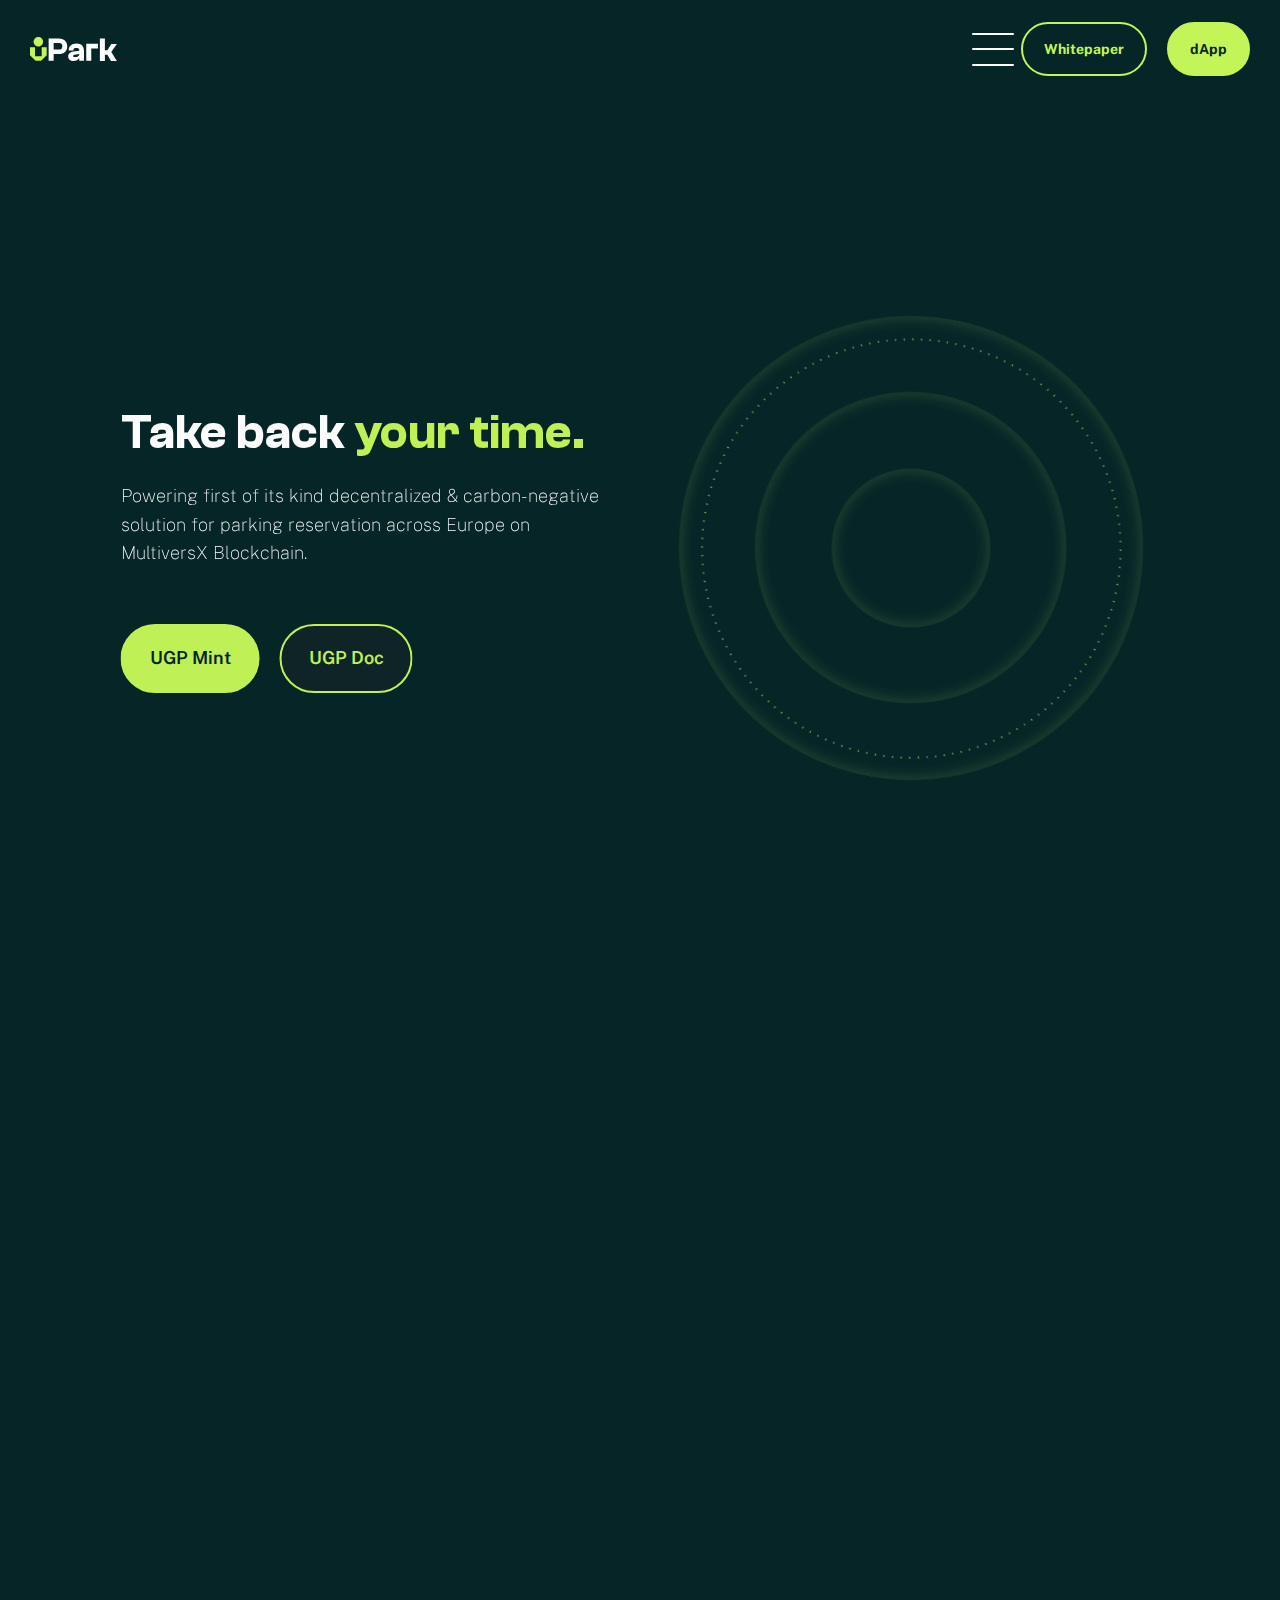
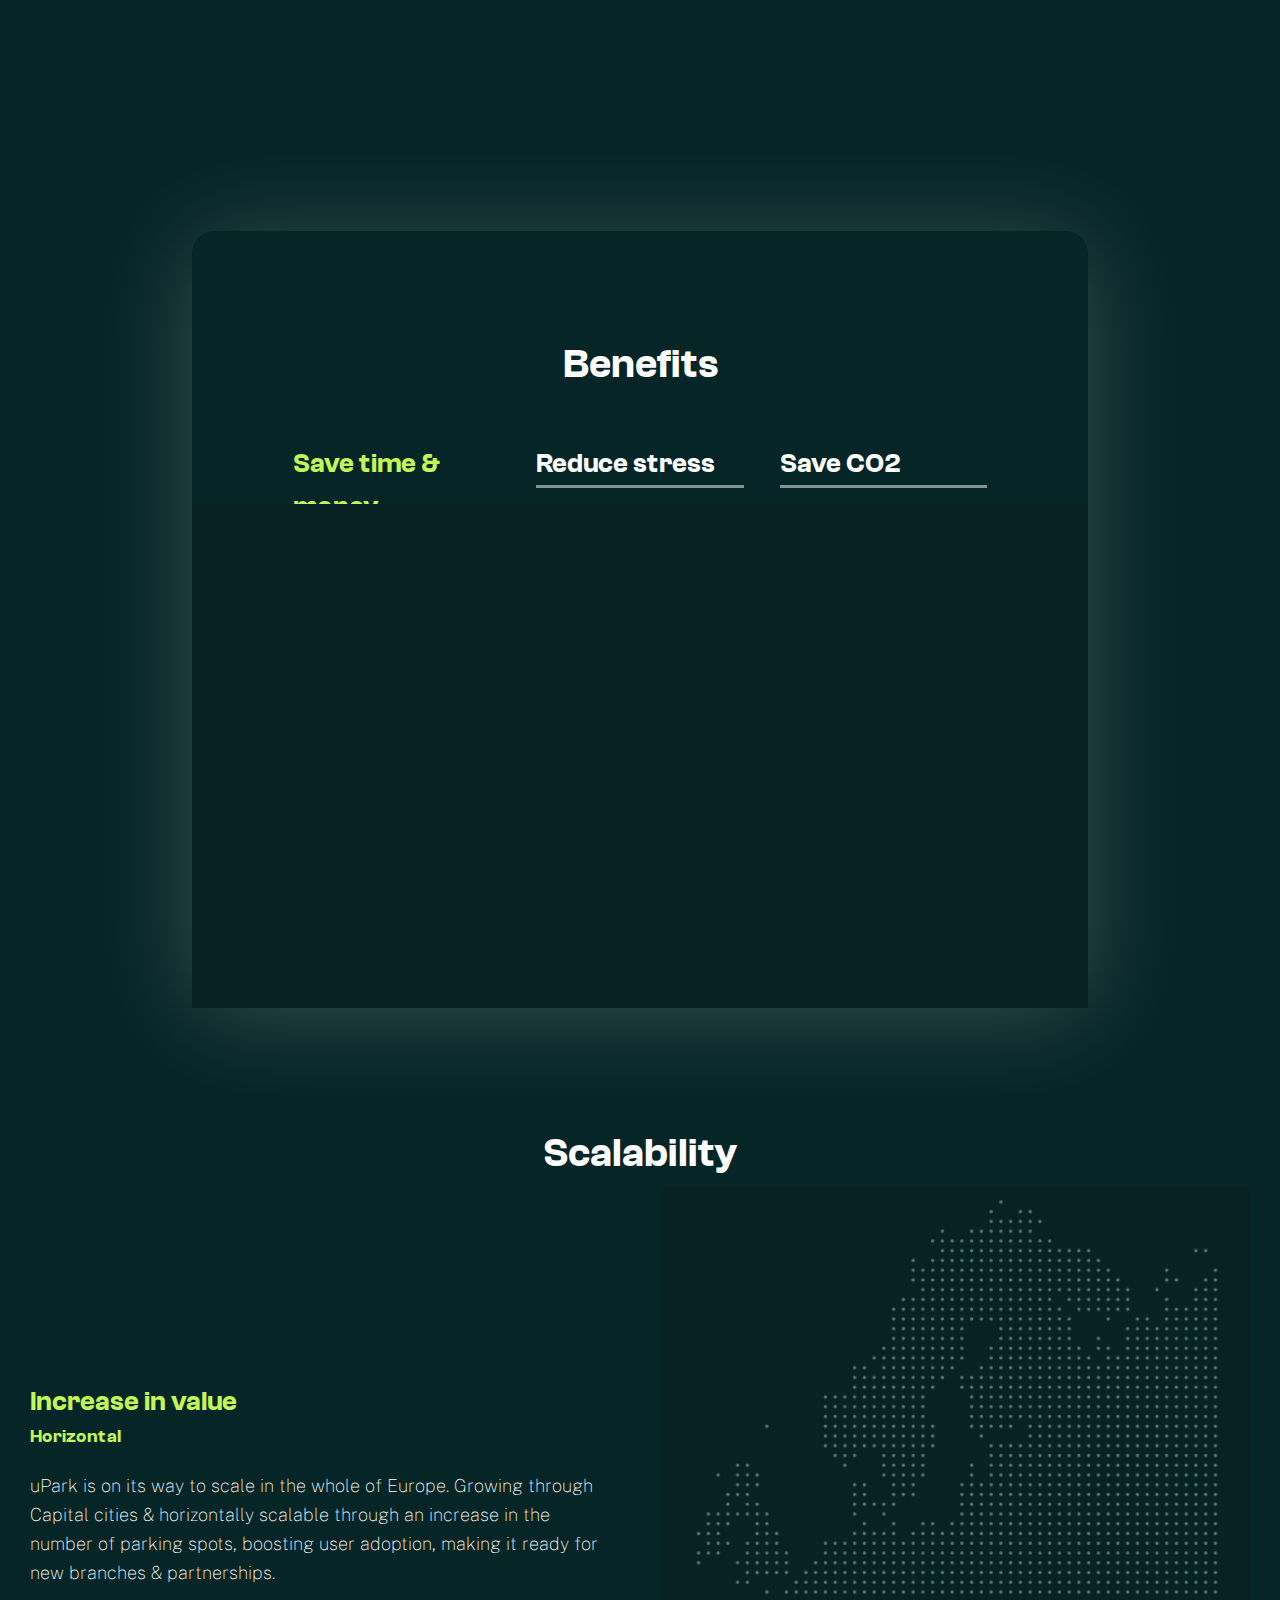
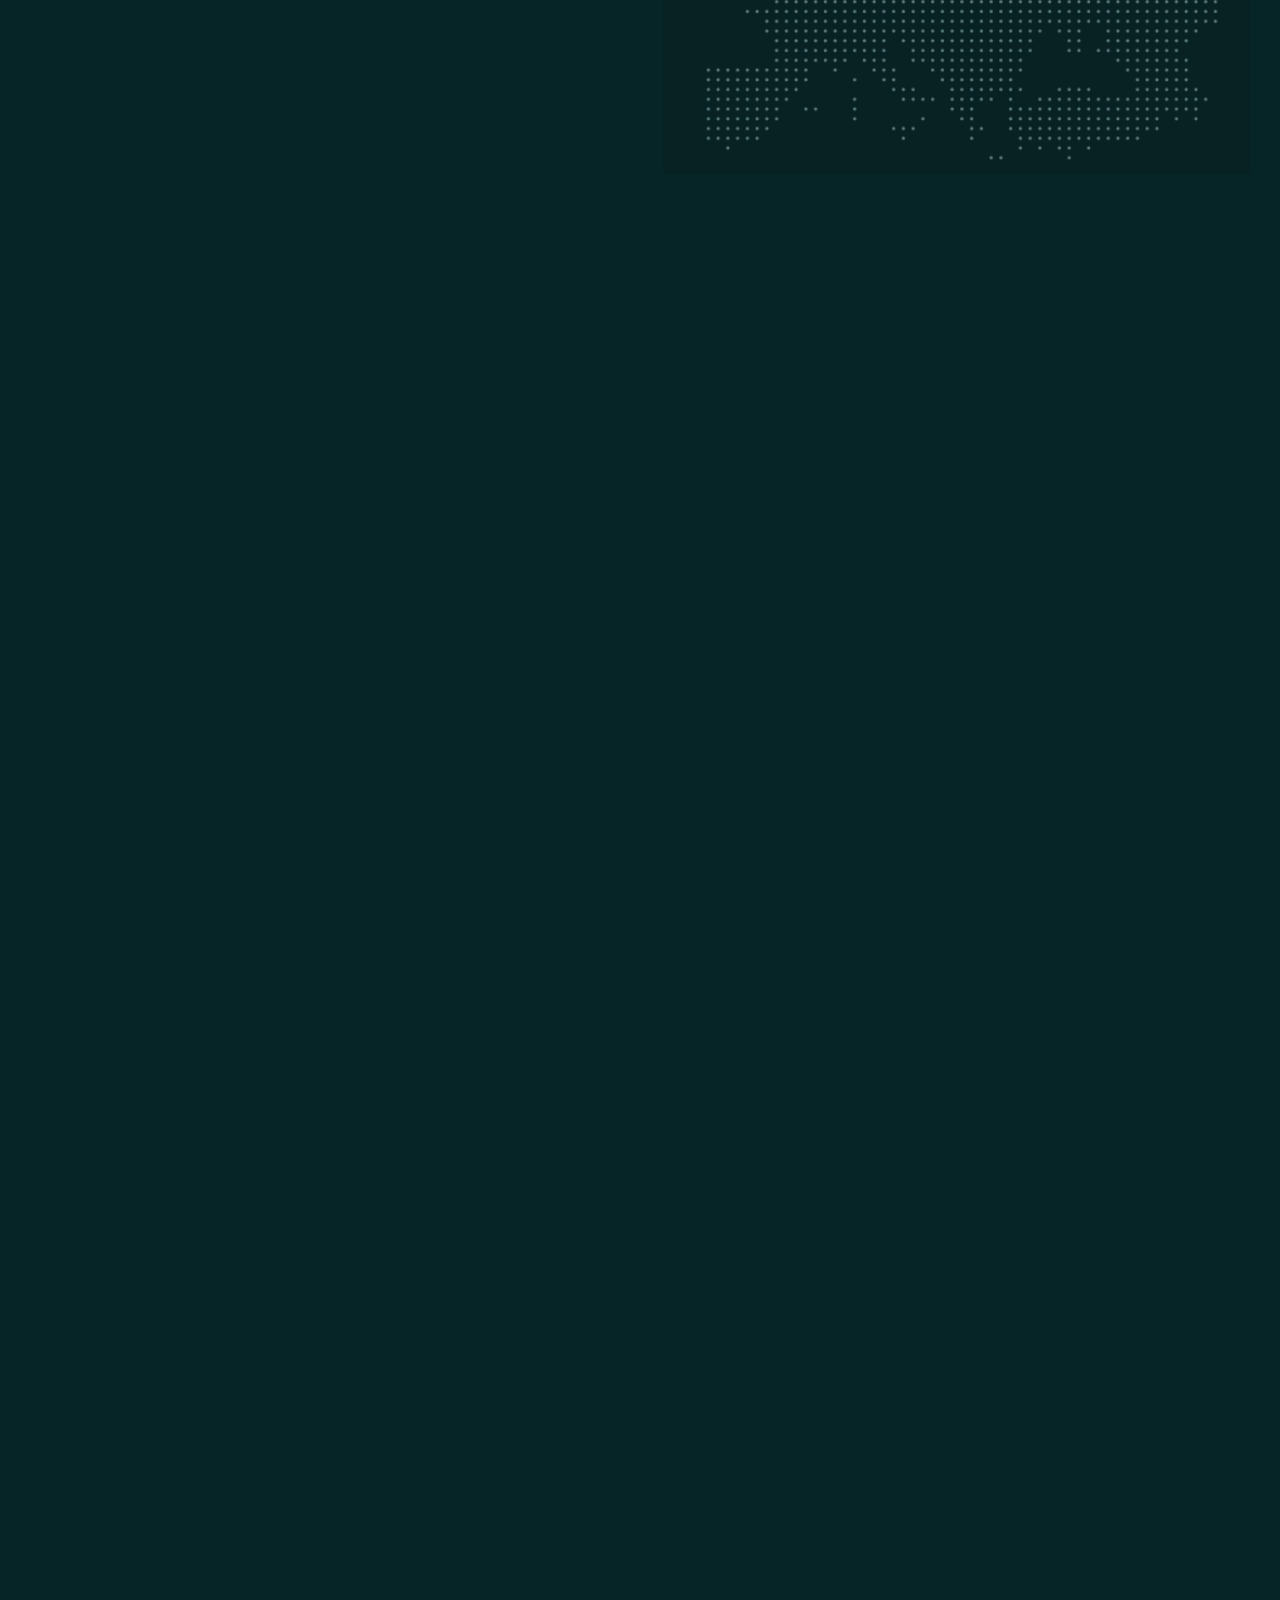
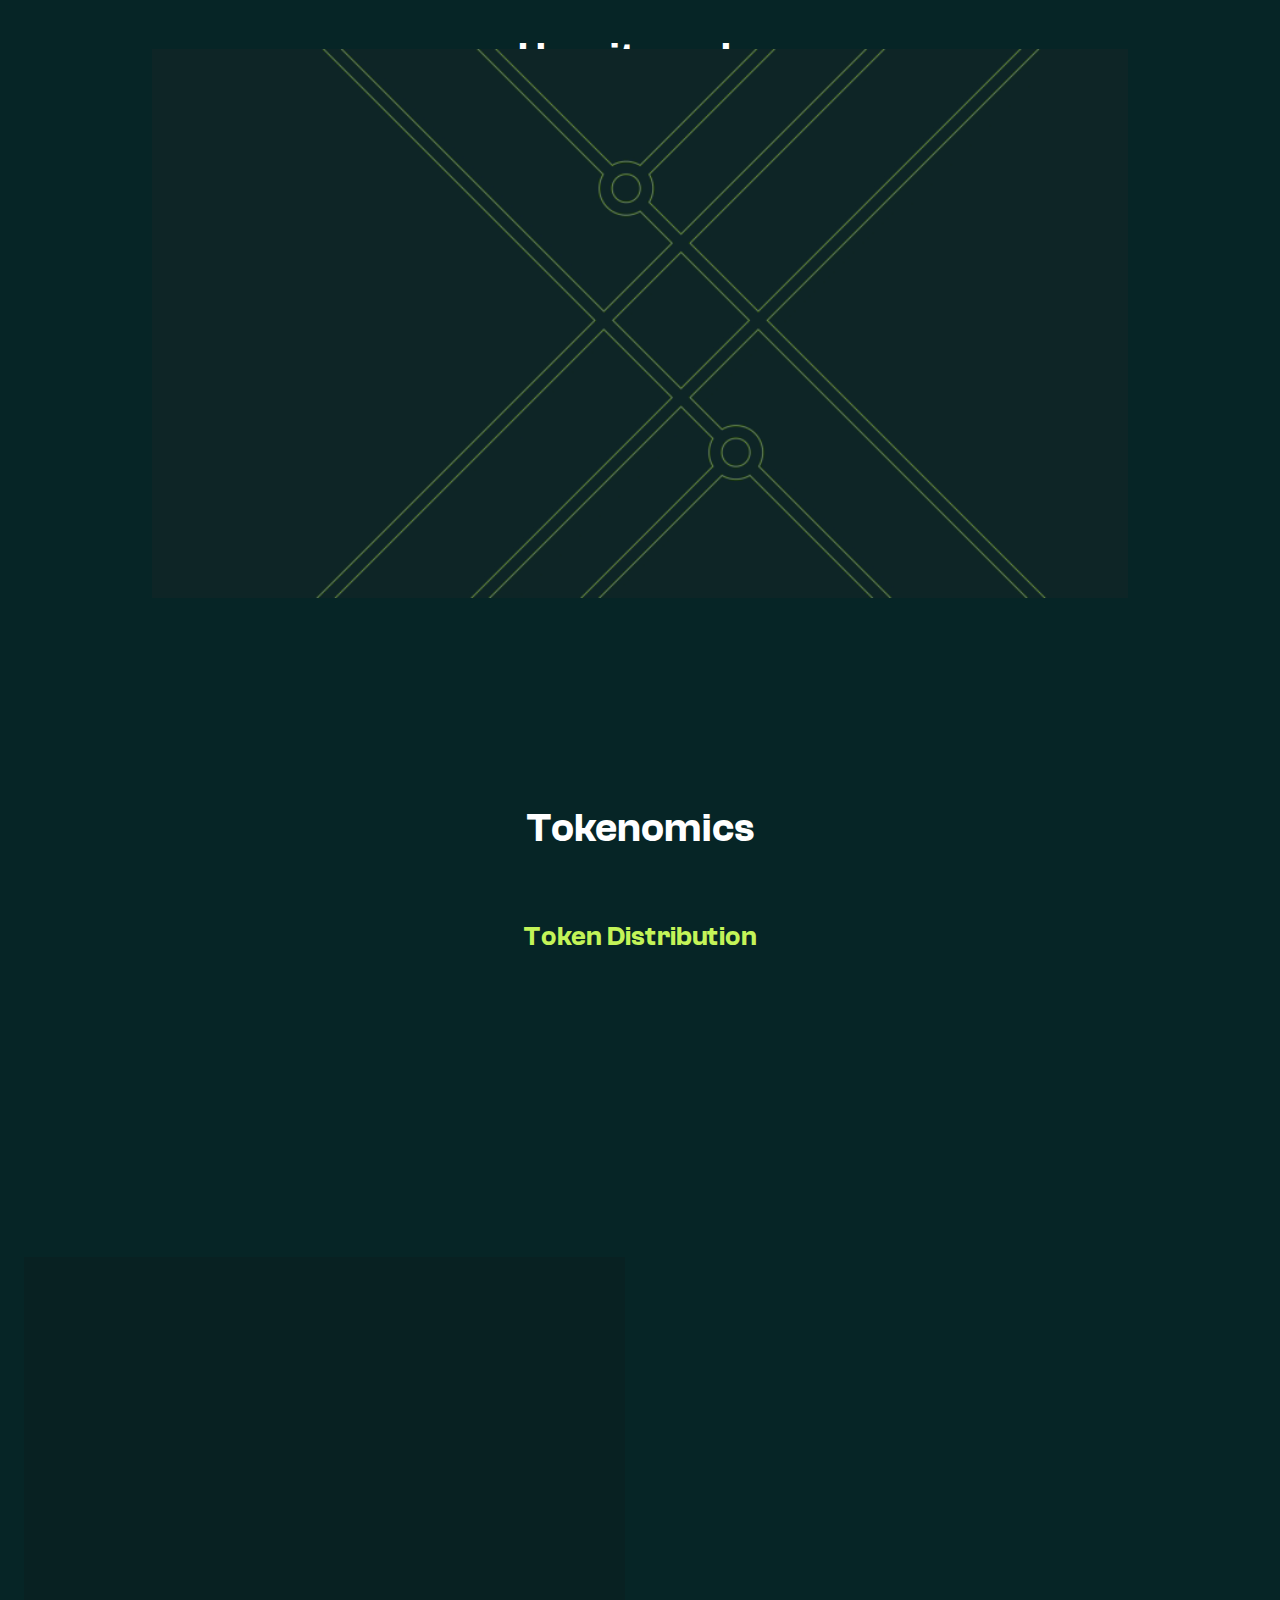
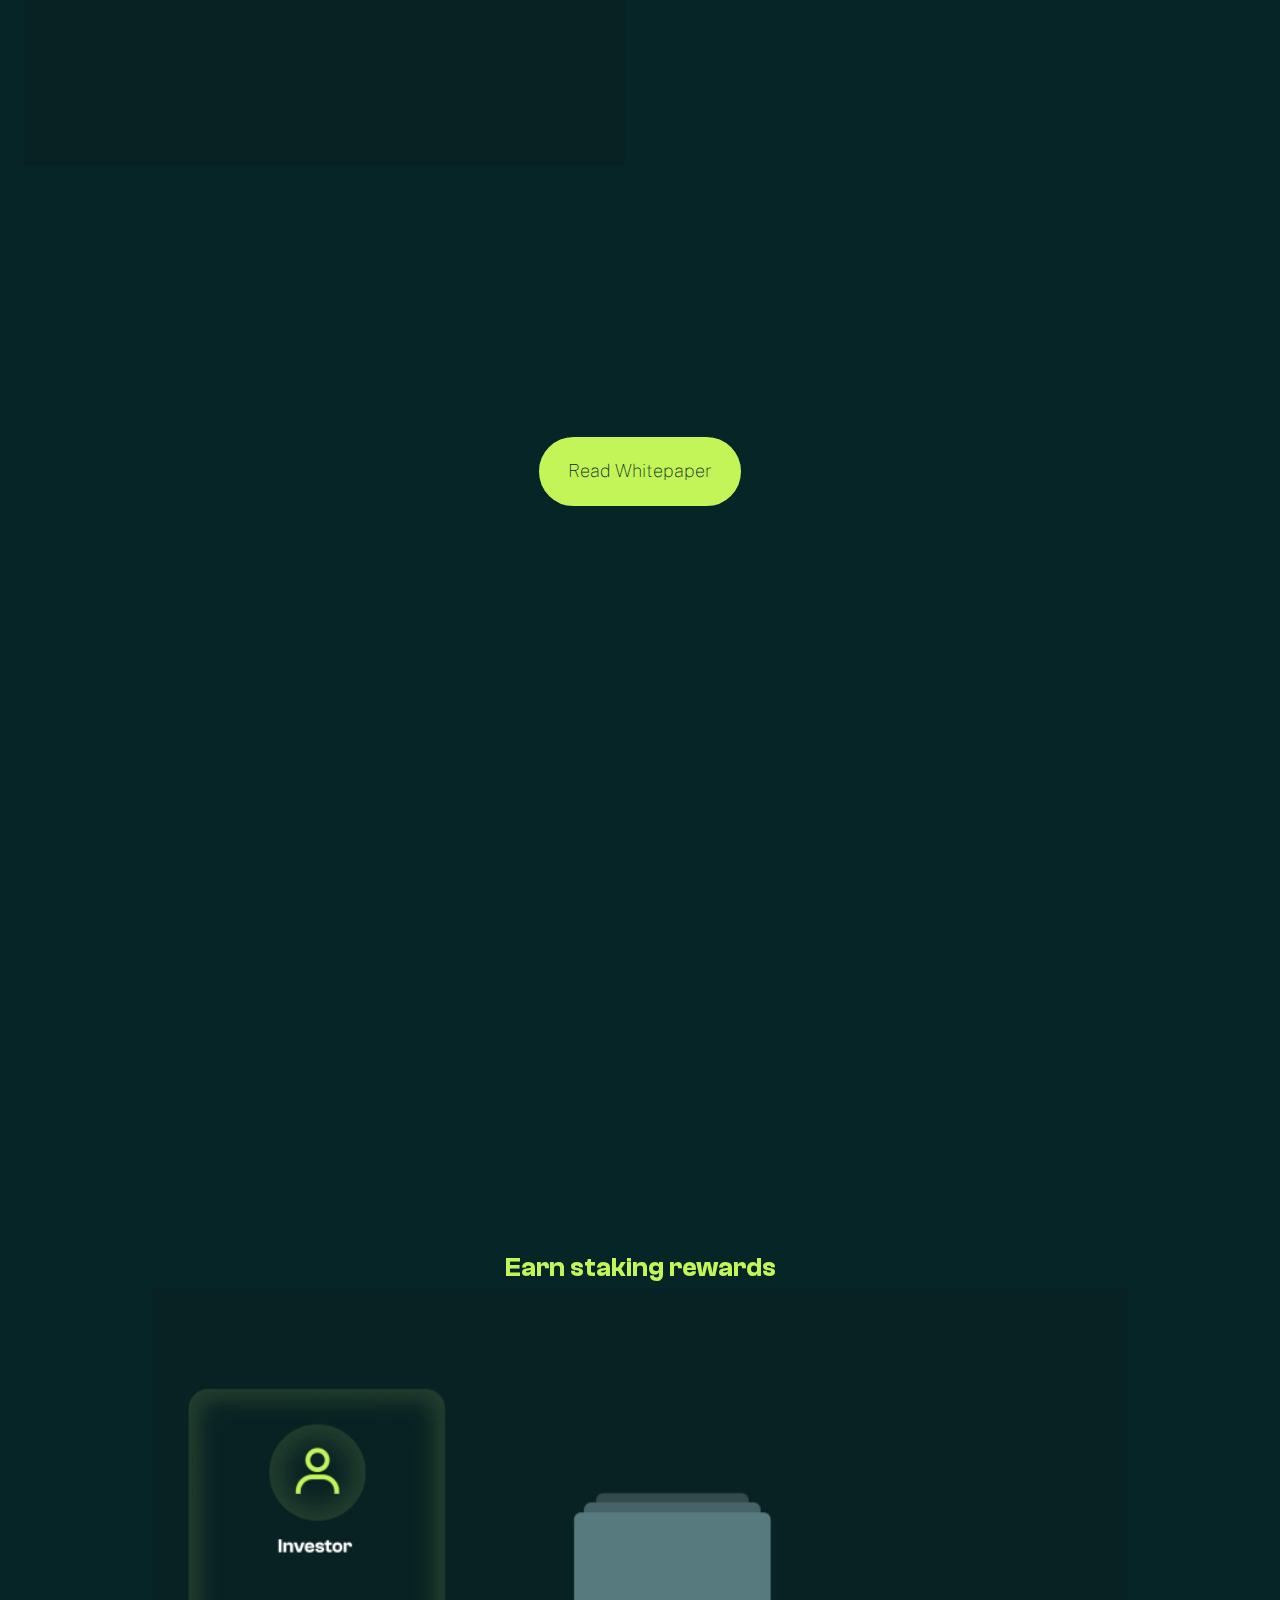
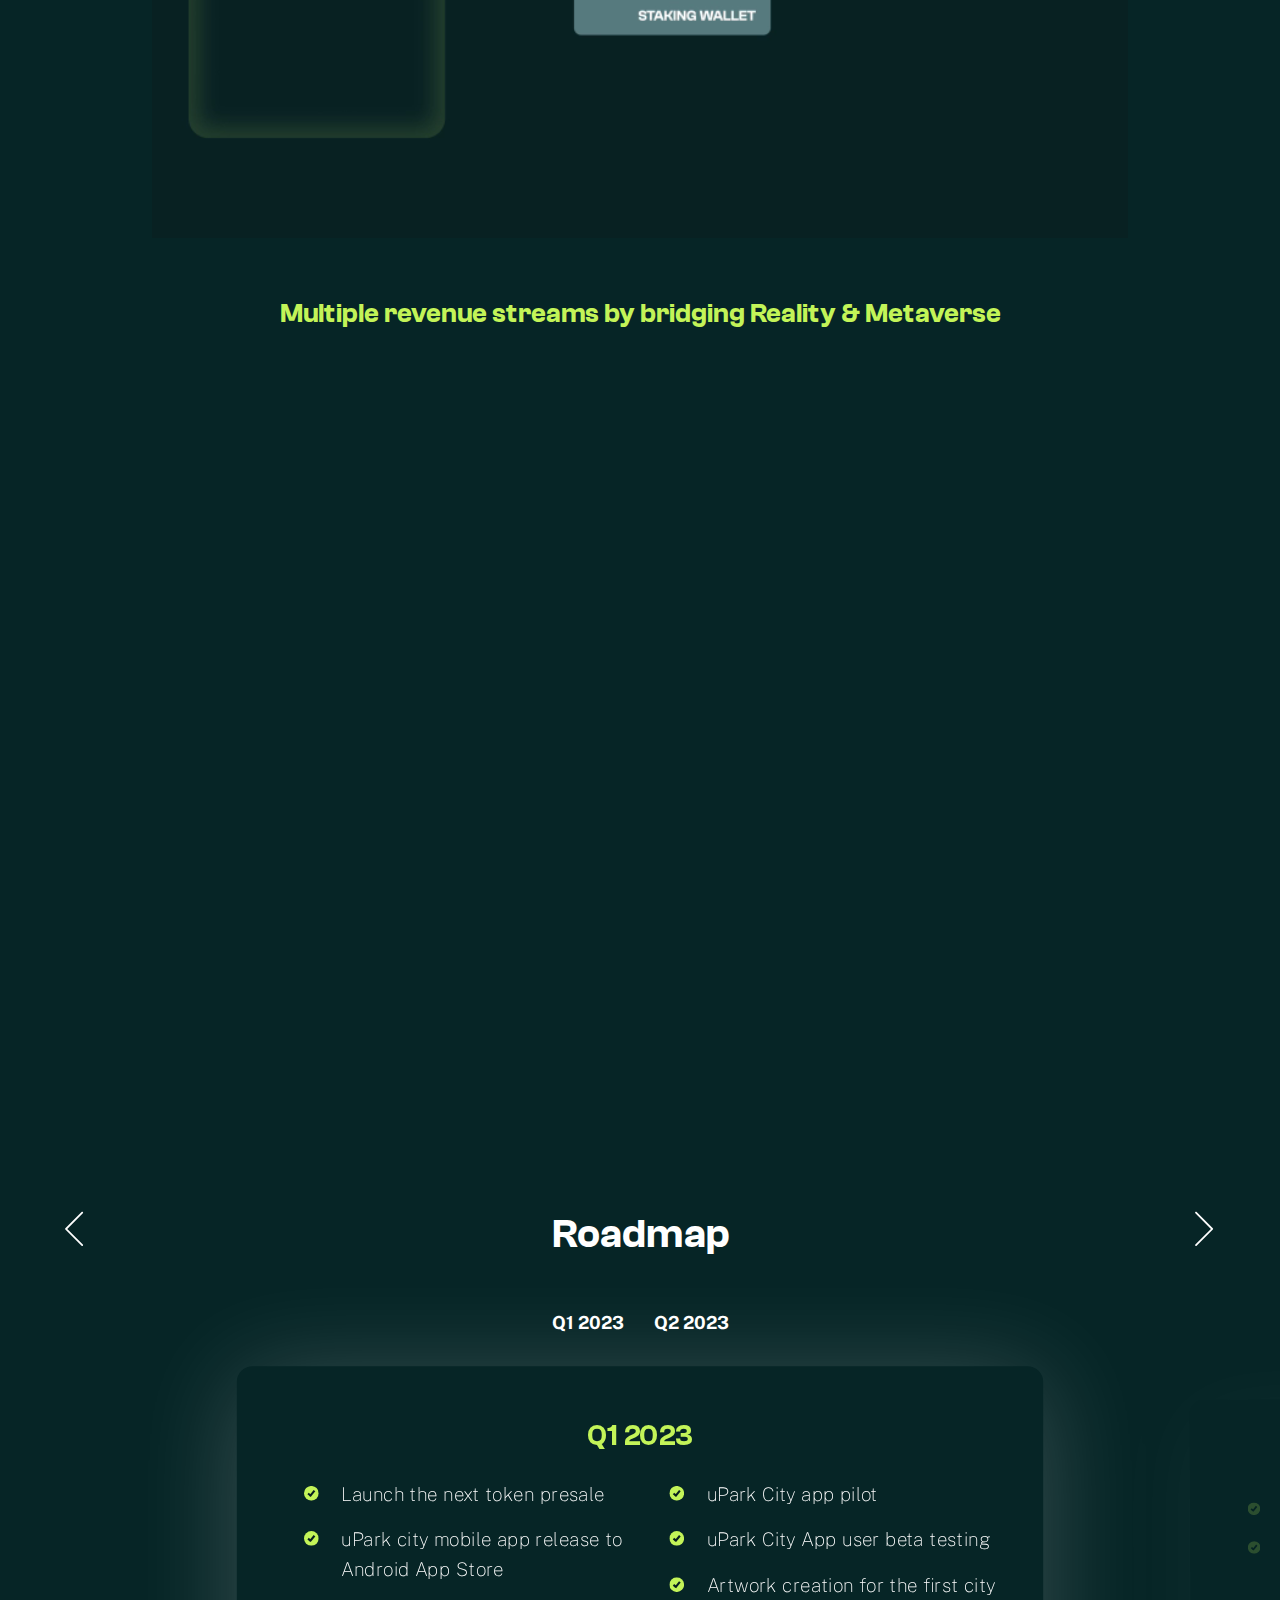
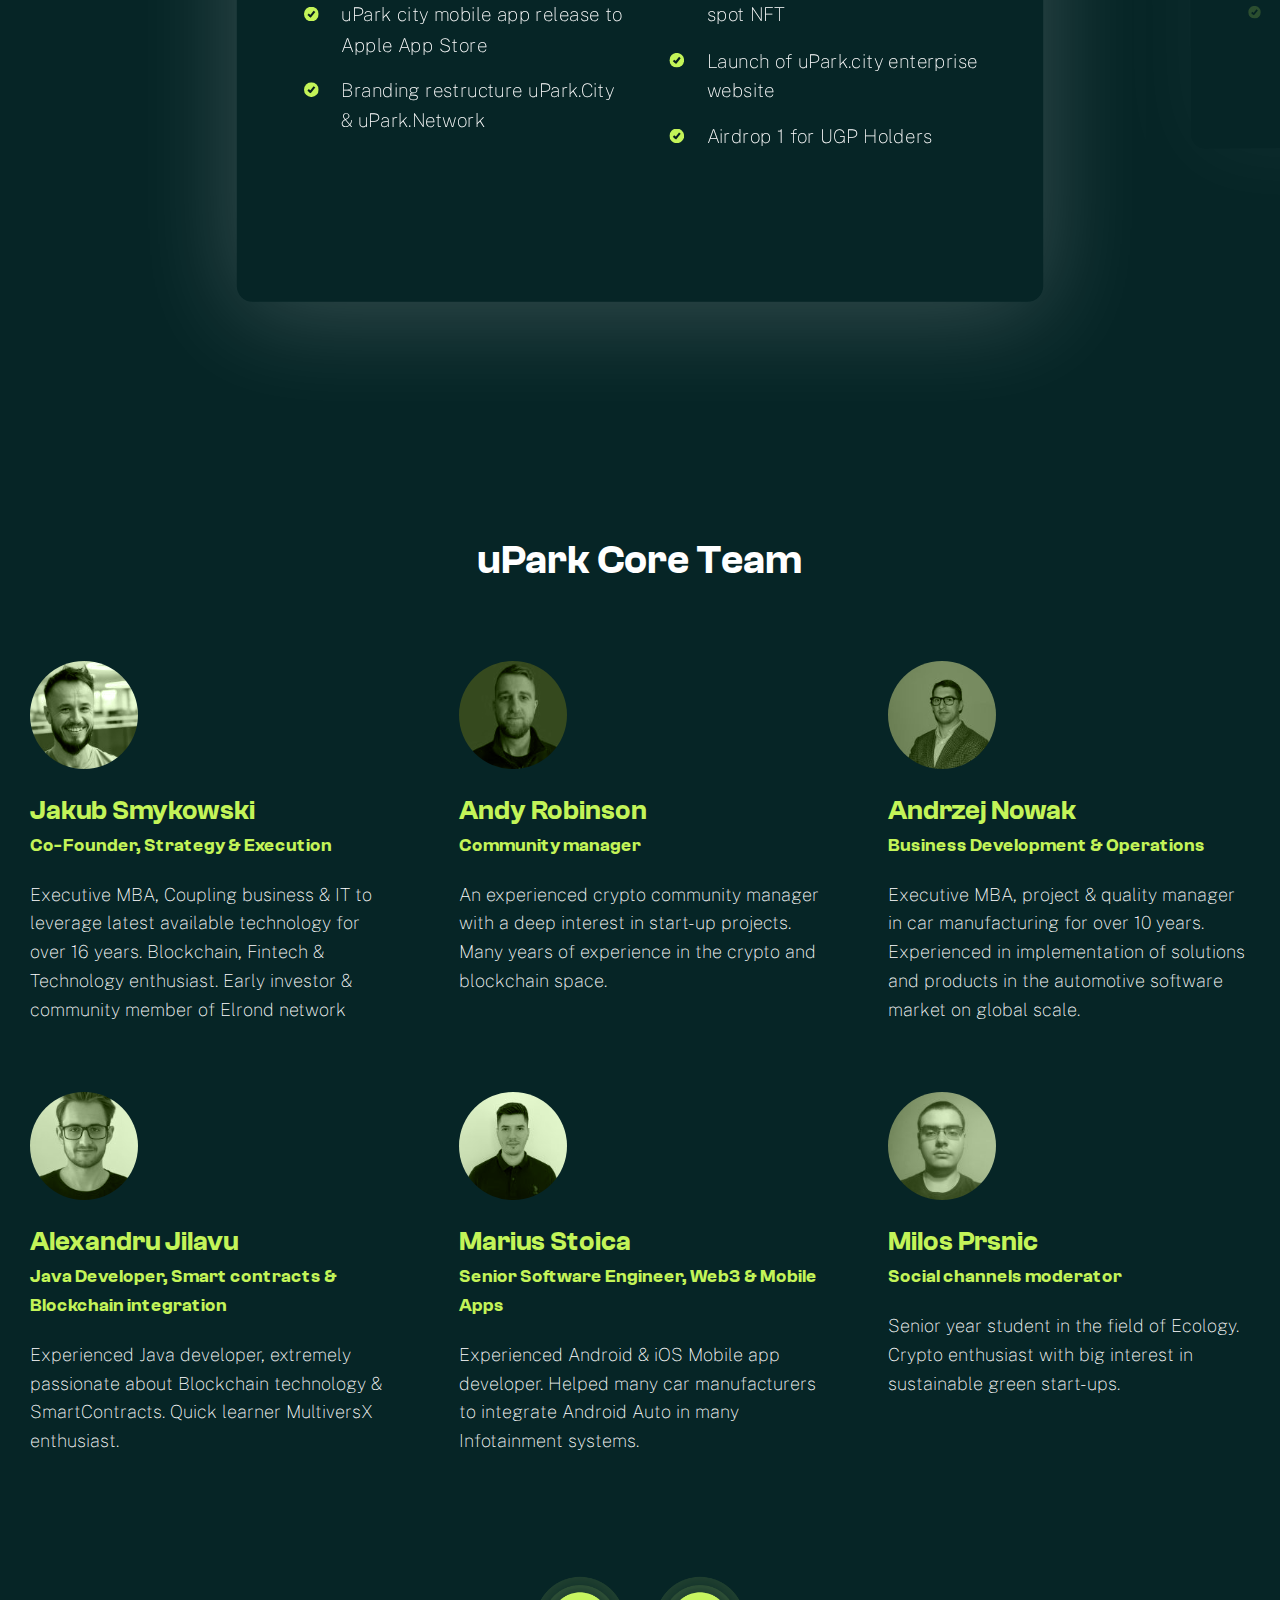
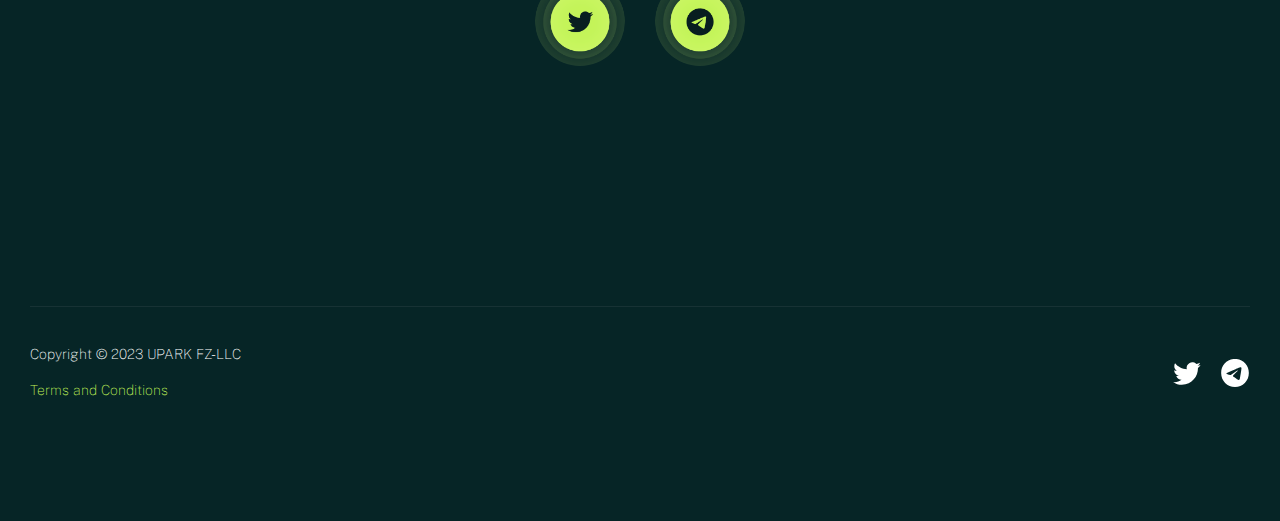
<file: index.html>
<!DOCTYPE html>
<html lang="en-US" prefix="og: https://ogp.me/ns#">
<head>
<meta charset="UTF-8">
<meta name="viewport" content="width=device-width, initial-scale=1.0">
<!-- WP_HEAD() START -->
<style>body{visibility:hidden;}</style>
<script data-cfasync="false">window.addEventListener("DOMContentLoaded",()=>document.body.style.visibility="inherit")</script><noscript><style>body{visibility:inherit;}</style></noscript>
<!-- Search Engine Optimization by Rank Math - https://s.rankmath.com/home -->
<title>uPark - Take back your time</title>
<meta name="description" content="Powering first of its kind decentralized &amp; carbon negative solution for parking reservation across Europe on Elrond Blockchain.">
<meta name="robots" content="nofollow, noindex">
<meta property="og:locale" content="en_US">
<meta property="og:type" content="website">
<meta property="og:title" content="uPark - Take back your time">
<meta property="og:description" content="Powering first of its kind decentralized &amp; carbon negative solution for parking reservation across Europe on Elrond Blockchain.">
<meta property="og:url" content="/">
<meta property="og:site_name" content="uPark">
<meta property="og:updated_time" content="2023-01-13T07:33:42+00:00">
<meta property="og:image" content="/files/2022/06/opengraph.jpeg">
<meta property="og:image:width" content="1200">
<meta property="og:image:height" content="630">
<meta property="og:image:alt" content="uPark">
<meta property="og:image:type" content="image/jpeg">
<meta name="twitter:card" content="summary_large_image">
<meta name="twitter:title" content="uPark - Take back your time">
<meta name="twitter:description" content="Powering first of its kind decentralized &amp; carbon negative solution for parking reservation across Europe on Elrond Blockchain.">
<meta name="twitter:site" content="@https://twitter.com/uPark_network">
<meta name="twitter:creator" content="@https://twitter.com/uPark_network">
<meta name="twitter:image" content="/files/2022/06/opengraph.jpeg">
<meta name="twitter:label1" content="Written by">
<meta name="twitter:data1" content="admin">
<meta name="twitter:label2" content="Time to read">
<meta name="twitter:data2" content="Less than a minute">
<script type="application/ld+json" class="rank-math-schema">{"@context":"https://schema.org","@graph":[{"@type":"Organization","@id":"/#organization","name":"uPark","url":"","logo":{"@type":"ImageObject","@id":"/#logo","url":"/files/2022/06/logo.png","caption":"uPark","inLanguage":"en-US","width":"1280","height":"720"}},{"@type":"WebSite","@id":"/#website","url":"","name":"uPark","publisher":{"@id":"/#organization"},"inLanguage":"en-US","potentialAction":{"@type":"SearchAction","target":"/?s={search_term_string}","query-input":"required name=search_term_string"}},{"@type":"ImageObject","@id":"/files/2022/06/opengraph.jpeg","url":"/files/2022/06/opengraph.jpeg","width":"1200","height":"630","inLanguage":"en-US"},{"@type":"Person","@id":"/#author","name":"admin","image":{"@type":"ImageObject","@id":"http://1.gravatar.com/avatar/dcc4272e005051fc0e7088543ee336dd?s=96&amp;d=mm&amp;r=g","url":"http://1.gravatar.com/avatar/dcc4272e005051fc0e7088543ee336dd?s=96&amp;d=mm&amp;r=g","caption":"admin","inLanguage":"en-US"},"sameAs":[""],"worksFor":{"@id":"/#organization"}},{"@type":"AboutPage","@id":"/#webpage","url":"/","name":"uPark - Take back your time","datePublished":"2022-06-02T12:01:36+00:00","dateModified":"2023-01-13T07:33:42+00:00","author":{"@id":"/#author"},"isPartOf":{"@id":"/#website"},"primaryImageOfPage":{"@id":"/files/2022/06/opengraph.jpeg"},"inLanguage":"en-US"}]}</script>
<!-- /Rank Math WordPress SEO plugin -->


<link rel="alternate" type="application/rss+xml" title="uPark &raquo; Feed" href="/feed/">
<link rel="alternate" type="application/rss+xml" title="uPark &raquo; Comments Feed" href="/comments/feed/">
<style id="wp-block-library-inline-css">:root{--wp-admin-theme-color:#007cba;--wp-admin-theme-color--rgb:0,124,186;--wp-admin-theme-color-darker-10:#006ba1;--wp-admin-theme-color-darker-10--rgb:0,107,161;--wp-admin-theme-color-darker-20:#005a87;--wp-admin-theme-color-darker-20--rgb:0,90,135;--wp-admin-border-width-focus:2px}@media (-webkit-min-device-pixel-ratio:2),(min-resolution:192dpi){:root{--wp-admin-border-width-focus:1.5px}}:root{--wp--preset--font-size--normal:16px;--wp--preset--font-size--huge:42px}:root .has-very-light-gray-background-color{background-color:#eee}:root .has-very-dark-gray-background-color{background-color:#313131}:root .has-very-light-gray-color{color:#eee}:root .has-very-dark-gray-color{color:#313131}:root .has-vivid-green-cyan-to-vivid-cyan-blue-gradient-background{background:linear-gradient(135deg,#00d084,#0693e3)}:root .has-purple-crush-gradient-background{background:linear-gradient(135deg,#34e2e4,#4721fb 50%,#ab1dfe)}:root .has-hazy-dawn-gradient-background{background:linear-gradient(135deg,#faaca8,#dad0ec)}:root .has-subdued-olive-gradient-background{background:linear-gradient(135deg,#fafae1,#67a671)}:root .has-atomic-cream-gradient-background{background:linear-gradient(135deg,#fdd79a,#004a59)}:root .has-nightshade-gradient-background{background:linear-gradient(135deg,#330968,#31cdcf)}:root .has-midnight-gradient-background{background:linear-gradient(135deg,#020381,#2874fc)}.has-regular-font-size{font-size:1em}.has-larger-font-size{font-size:2.625em}.has-normal-font-size{font-size:var(--wp--preset--font-size--normal)}.has-huge-font-size{font-size:var(--wp--preset--font-size--huge)}.has-text-align-center{text-align:center}.has-text-align-left{text-align:left}.has-text-align-right{text-align:right}#end-resizable-editor-section{display:none}.aligncenter{clear:both}.items-justified-left{justify-content:flex-start}.items-justified-center{justify-content:center}.items-justified-right{justify-content:flex-end}.items-justified-space-between{justify-content:space-between}.screen-reader-text{border:0;clip:rect(1px,1px,1px,1px);-webkit-clip-path:inset(50%);clip-path:inset(50%);height:1px;margin:-1px;overflow:hidden;padding:0;position:absolute;width:1px;word-wrap:normal!important}.screen-reader-text:focus{background-color:#ddd;clip:auto!important;-webkit-clip-path:none;clip-path:none;color:#444;display:block;font-size:1em;height:auto;left:5px;line-height:normal;padding:15px 23px 14px;text-decoration:none;top:5px;width:auto;z-index:100000}html :where(.has-border-color),html :where([style*=border-width]){border-style:solid}html :where(img[class*=wp-image-]){height:auto;max-width:100%}</style>
<style id="global-styles-inline-css">body{--wp--preset--color--black: #000000;--wp--preset--color--cyan-bluish-gray: #abb8c3;--wp--preset--color--white: #ffffff;--wp--preset--color--pale-pink: #f78da7;--wp--preset--color--vivid-red: #cf2e2e;--wp--preset--color--luminous-vivid-orange: #ff6900;--wp--preset--color--luminous-vivid-amber: #fcb900;--wp--preset--color--light-green-cyan: #7bdcb5;--wp--preset--color--vivid-green-cyan: #00d084;--wp--preset--color--pale-cyan-blue: #8ed1fc;--wp--preset--color--vivid-cyan-blue: #0693e3;--wp--preset--color--vivid-purple: #9b51e0;--wp--preset--gradient--vivid-cyan-blue-to-vivid-purple: linear-gradient(135deg,rgba(6,147,227,1) 0%,rgb(155,81,224) 100%);--wp--preset--gradient--light-green-cyan-to-vivid-green-cyan: linear-gradient(135deg,rgb(122,220,180) 0%,rgb(0,208,130) 100%);--wp--preset--gradient--luminous-vivid-amber-to-luminous-vivid-orange: linear-gradient(135deg,rgba(252,185,0,1) 0%,rgba(255,105,0,1) 100%);--wp--preset--gradient--luminous-vivid-orange-to-vivid-red: linear-gradient(135deg,rgba(255,105,0,1) 0%,rgb(207,46,46) 100%);--wp--preset--gradient--very-light-gray-to-cyan-bluish-gray: linear-gradient(135deg,rgb(238,238,238) 0%,rgb(169,184,195) 100%);--wp--preset--gradient--cool-to-warm-spectrum: linear-gradient(135deg,rgb(74,234,220) 0%,rgb(151,120,209) 20%,rgb(207,42,186) 40%,rgb(238,44,130) 60%,rgb(251,105,98) 80%,rgb(254,248,76) 100%);--wp--preset--gradient--blush-light-purple: linear-gradient(135deg,rgb(255,206,236) 0%,rgb(152,150,240) 100%);--wp--preset--gradient--blush-bordeaux: linear-gradient(135deg,rgb(254,205,165) 0%,rgb(254,45,45) 50%,rgb(107,0,62) 100%);--wp--preset--gradient--luminous-dusk: linear-gradient(135deg,rgb(255,203,112) 0%,rgb(199,81,192) 50%,rgb(65,88,208) 100%);--wp--preset--gradient--pale-ocean: linear-gradient(135deg,rgb(255,245,203) 0%,rgb(182,227,212) 50%,rgb(51,167,181) 100%);--wp--preset--gradient--electric-grass: linear-gradient(135deg,rgb(202,248,128) 0%,rgb(113,206,126) 100%);--wp--preset--gradient--midnight: linear-gradient(135deg,rgb(2,3,129) 0%,rgb(40,116,252) 100%);--wp--preset--duotone--dark-grayscale: url('#wp-duotone-dark-grayscale');--wp--preset--duotone--grayscale: url('#wp-duotone-grayscale');--wp--preset--duotone--purple-yellow: url('#wp-duotone-purple-yellow');--wp--preset--duotone--blue-red: url('#wp-duotone-blue-red');--wp--preset--duotone--midnight: url('#wp-duotone-midnight');--wp--preset--duotone--magenta-yellow: url('#wp-duotone-magenta-yellow');--wp--preset--duotone--purple-green: url('#wp-duotone-purple-green');--wp--preset--duotone--blue-orange: url('#wp-duotone-blue-orange');--wp--preset--font-size--small: 13px;--wp--preset--font-size--medium: 20px;--wp--preset--font-size--large: 36px;--wp--preset--font-size--x-large: 42px;}.has-black-color{color: var(--wp--preset--color--black) !important;}.has-cyan-bluish-gray-color{color: var(--wp--preset--color--cyan-bluish-gray) !important;}.has-white-color{color: var(--wp--preset--color--white) !important;}.has-pale-pink-color{color: var(--wp--preset--color--pale-pink) !important;}.has-vivid-red-color{color: var(--wp--preset--color--vivid-red) !important;}.has-luminous-vivid-orange-color{color: var(--wp--preset--color--luminous-vivid-orange) !important;}.has-luminous-vivid-amber-color{color: var(--wp--preset--color--luminous-vivid-amber) !important;}.has-light-green-cyan-color{color: var(--wp--preset--color--light-green-cyan) !important;}.has-vivid-green-cyan-color{color: var(--wp--preset--color--vivid-green-cyan) !important;}.has-pale-cyan-blue-color{color: var(--wp--preset--color--pale-cyan-blue) !important;}.has-vivid-cyan-blue-color{color: var(--wp--preset--color--vivid-cyan-blue) !important;}.has-vivid-purple-color{color: var(--wp--preset--color--vivid-purple) !important;}.has-black-background-color{background-color: var(--wp--preset--color--black) !important;}.has-cyan-bluish-gray-background-color{background-color: var(--wp--preset--color--cyan-bluish-gray) !important;}.has-white-background-color{background-color: var(--wp--preset--color--white) !important;}.has-pale-pink-background-color{background-color: var(--wp--preset--color--pale-pink) !important;}.has-vivid-red-background-color{background-color: var(--wp--preset--color--vivid-red) !important;}.has-luminous-vivid-orange-background-color{background-color: var(--wp--preset--color--luminous-vivid-orange) !important;}.has-luminous-vivid-amber-background-color{background-color: var(--wp--preset--color--luminous-vivid-amber) !important;}.has-light-green-cyan-background-color{background-color: var(--wp--preset--color--light-green-cyan) !important;}.has-vivid-green-cyan-background-color{background-color: var(--wp--preset--color--vivid-green-cyan) !important;}.has-pale-cyan-blue-background-color{background-color: var(--wp--preset--color--pale-cyan-blue) !important;}.has-vivid-cyan-blue-background-color{background-color: var(--wp--preset--color--vivid-cyan-blue) !important;}.has-vivid-purple-background-color{background-color: var(--wp--preset--color--vivid-purple) !important;}.has-black-border-color{border-color: var(--wp--preset--color--black) !important;}.has-cyan-bluish-gray-border-color{border-color: var(--wp--preset--color--cyan-bluish-gray) !important;}.has-white-border-color{border-color: var(--wp--preset--color--white) !important;}.has-pale-pink-border-color{border-color: var(--wp--preset--color--pale-pink) !important;}.has-vivid-red-border-color{border-color: var(--wp--preset--color--vivid-red) !important;}.has-luminous-vivid-orange-border-color{border-color: var(--wp--preset--color--luminous-vivid-orange) !important;}.has-luminous-vivid-amber-border-color{border-color: var(--wp--preset--color--luminous-vivid-amber) !important;}.has-light-green-cyan-border-color{border-color: var(--wp--preset--color--light-green-cyan) !important;}.has-vivid-green-cyan-border-color{border-color: var(--wp--preset--color--vivid-green-cyan) !important;}.has-pale-cyan-blue-border-color{border-color: var(--wp--preset--color--pale-cyan-blue) !important;}.has-vivid-cyan-blue-border-color{border-color: var(--wp--preset--color--vivid-cyan-blue) !important;}.has-vivid-purple-border-color{border-color: var(--wp--preset--color--vivid-purple) !important;}.has-vivid-cyan-blue-to-vivid-purple-gradient-background{background: var(--wp--preset--gradient--vivid-cyan-blue-to-vivid-purple) !important;}.has-light-green-cyan-to-vivid-green-cyan-gradient-background{background: var(--wp--preset--gradient--light-green-cyan-to-vivid-green-cyan) !important;}.has-luminous-vivid-amber-to-luminous-vivid-orange-gradient-background{background: var(--wp--preset--gradient--luminous-vivid-amber-to-luminous-vivid-orange) !important;}.has-luminous-vivid-orange-to-vivid-red-gradient-background{background: var(--wp--preset--gradient--luminous-vivid-orange-to-vivid-red) !important;}.has-very-light-gray-to-cyan-bluish-gray-gradient-background{background: var(--wp--preset--gradient--very-light-gray-to-cyan-bluish-gray) !important;}.has-cool-to-warm-spectrum-gradient-background{background: var(--wp--preset--gradient--cool-to-warm-spectrum) !important;}.has-blush-light-purple-gradient-background{background: var(--wp--preset--gradient--blush-light-purple) !important;}.has-blush-bordeaux-gradient-background{background: var(--wp--preset--gradient--blush-bordeaux) !important;}.has-luminous-dusk-gradient-background{background: var(--wp--preset--gradient--luminous-dusk) !important;}.has-pale-ocean-gradient-background{background: var(--wp--preset--gradient--pale-ocean) !important;}.has-electric-grass-gradient-background{background: var(--wp--preset--gradient--electric-grass) !important;}.has-midnight-gradient-background{background: var(--wp--preset--gradient--midnight) !important;}.has-small-font-size{font-size: var(--wp--preset--font-size--small) !important;}.has-medium-font-size{font-size: var(--wp--preset--font-size--medium) !important;}.has-large-font-size{font-size: var(--wp--preset--font-size--large) !important;}.has-x-large-font-size{font-size: var(--wp--preset--font-size--x-large) !important;}</style>
<link rel="stylesheet" id="automaticcss-css" href="/files/automatic-css/automatic.css" media="all">
<link rel="stylesheet" id="oxygen-css" href="/core/modules/c745aee8d2/component-framework/oxygen.css" media="all">
<link rel="stylesheet" id="uaf_client_css-css" href="/files/useanyfont/uaf.css" media="all">
<script src="/lib/js/jquery/jquery.min.js" id="jquery-core-js"></script>
<link rel="shortlink" href="/">
<link rel="alternate" type="application/json+oembed" href="/wp-json/oembed/1.0/embed?url=http%3A%2F%2F%2F">
<link rel="alternate" type="text/xml+oembed" href="/wp-json/oembed/1.0/embed?url=http%3A%2F%2F%2F&#038;format=xml">
<style id="script-629b3f8d90115-sass-css" type="text/css">.vertical__tabs__container{transform:rotate(-18deg)}.vertical__video__item{display:flex}.vertical__video__item--active{opacity:1;transition:opacity 1s ease-out}.vertical__video__item--active-not{opacity:0;transition:opacity 1s ease-out;-webkit-user-select:none;-moz-user-select:none;-ms-user-select:none;user-select:none}.vertical__tab{position:absolute;background:#183335;border-radius:50rem;top:50%;left:50%;height:5em;width:5em;cursor:crosshair}.vertical__tab::before{content:"";display:block;position:absolute;width:100%;height:100%;top:0;right:0;bottom:0;left:0;transform-origin:center;border-radius:50rem}.vertical__tab:hover::before{animation:sonar-effect-round ease-in-out 1s infinite}.vertical__tab .vertical__progress{position:absolute;height:100%;width:100%;top:0;right:0;bottom:0;left:0;z-index:1;display:none;border-radius:50rem;overflow:hidden}.vertical__tab--active .vertical__progress{display:block}.vertical__tab .vertical__progress__fill{background:var(--primary);height:100%;transition:width 0.5s ease}.vertical__tab img{width:40%;height:40%;z-index:9}.vertical__tab:nth-child(1){transform:rotate(0deg) translateX(12em)}.vertical__tab:nth-child(1) img{transform:rotate(18deg)}.vertical__tab:nth-child(2){transform:rotate(72deg) translateX(12em)}.vertical__tab:nth-child(2) img{transform:rotate(-54deg)}.vertical__tab:nth-child(3){transform:rotate(144deg) translateX(12em)}.vertical__tab:nth-child(3) img{transform:rotate(-126deg)}.vertical__tab:nth-child(4){transform:rotate(216deg) translateX(12em)}.vertical__tab:nth-child(4) img{transform:rotate(-198deg)}.vertical__tab:nth-child(5){transform:rotate(288deg) translateX(12em)}.vertical__tab:nth-child(5) img{transform:rotate(-270deg)}.pulse-effect-round{position:relative}.pulse-effect-round::before{content:"";display:block;position:absolute;width:100%;height:100%;top:0;right:0;bottom:0;left:0;transform-origin:center;border-radius:50rem}.pulse-effect-round:hover::before{animation:sonar-effect-round ease-in-out 1s infinite}@keyframes sonar-effect-round{0%{opacity:0.3}40%{opacity:0.7;box-shadow:0 0 0 1px var(--primary), 0 0 6px 1px var(--primary), 0 0 0 1px var(--primary)}100%{box-shadow:0 0 0 2px var(--primary), 0 0 20px 4px var(--primary), 0 0 0 1px var(--primary);transform:scaleX(1.4) scaleY(1.4);opacity:0}}@media screen and (max-width:992px){.vertical__tab:hover::before{box-shadow:none !important;animation:none}.vertical__tab:nth-child(1){transform:rotate(0deg) translateX(32vw)}.vertical__tab:nth-child(1) img{transform:rotate(18deg)}.vertical__tab:nth-child(2){transform:rotate(72deg) translateX(32vw)}.vertical__tab:nth-child(2) img{transform:rotate(-54deg)}.vertical__tab:nth-child(3){transform:rotate(144deg) translateX(32vw)}.vertical__tab:nth-child(3) img{transform:rotate(-126deg)}.vertical__tab:nth-child(4){transform:rotate(216deg) translateX(32vw)}.vertical__tab:nth-child(4) img{transform:rotate(-198deg)}.vertical__tab:nth-child(5){transform:rotate(288deg) translateX(32vw)}.vertical__tab:nth-child(5) img{transform:rotate(-270deg)}}</style>
<style id="script-629cd09b6595e-sass-css" type="text/css">.works__video__item--active{transition:opacity 1s ease-out}.works__tabs{gap:2em}.works__tab{width:100%;cursor:crosshair;overflow:hidden}.works__tab__heading{color:var(--white);z-index:9}.works__tab--active .works__tab__heading{color:var(--white)}.works__tab--active .works__progress__fill{width:0;height:inherit;background:var(--primary);transition:all 0.2s}.works__progress{position:absolute;top:0;right:0;bottom:0;left:0;height:100%;width:100%;background-color:rgba(255, 255, 255, 0);z-index:1}</style>
<link rel="icon" type="image/x-icon" href="/files/2022/06/favicon.png">
<style id="script-62a1e07030e46-sass-css" type="text/css">.roadmap__year{font-weight:700;color:var(--white);line-height:1.2em}.roadmap__year:hover{color:var(--primary)}.roadmap__container__item{padding:var(--space-l)}@media screen and (max-width:992px){.roadmap__container__item{padding:var(--space-s)}}.roadmap__container__item h3{display:inline-block !important;width:100%;text-align:center;margin-bottom:var(--space-s)}.roadmap__container__item>div{width:100%;column-count:3;margin-bottom:5em;position:relative;top:0;left:0;z-index:1}@media screen and (max-width:1280px){.roadmap__container__item>div{column-count:2}}@media screen and (max-width:992px){.roadmap__container__item>div{column-count:1}}.roadmap__container__item>div ul{list-style-position:outside;margin:0}.roadmap__new__item{-webkit-column-break-inside:avoid;list-style-image:url('/files/2022/06/ico_checkmark_checked.svg');margin-bottom:0.8em}.roadmap__new__item span{display:block;margin-left:0.8em}</style>
<!-- Pixel Code for https://66analytics.com/demo/ -->
<script defer src="https://66analytics.com/demo/pixel/iS5sU7Dv3cHlwqh6"></script>
<!-- END Pixel Code -->		<meta name="ssp-url" content="">
		<meta name="ssp-origin-url" content="aHR0cDovLzY0LjIyNy4xMjEuMTY=">

					<meta name="ssp-config-url" content="/wp-content/uploads/simply-static/configs/">
		
				<link href="https://fonts.googleapis.com/css?family=Public+Sans:100,200,300,400,500,600,700,800,900|clash-grotestk:100,200,300,400,500,600,700,800,900" rel="stylesheet">
<link rel="stylesheet" id="oxygen-cache-10-css" href="/files/oxygen/css/10.css?cache=1659788778" media="all">
<link rel="stylesheet" id="oxygen-cache-8-css" href="/files/oxygen/css/8.css?cache=1673595827" media="all">
<link rel="stylesheet" id="oxygen-universal-styles-css" href="/files/oxygen/css/universal.css?cache=1673595826" media="all">
<link rel="stylesheet" id="automaticcss-oxygen-css" href="/files/automatic-css/automatic-oxygen.css" media="all">
<!-- END OF WP_HEAD() -->
</head>
<body class="home page-template-default page page-id-8 wp-embed-responsive  oxygen-body">

<svg xmlns="http://www.w3.org/2000/svg" viewbox="0 0 0 0" width="0" height="0" focusable="false" role="none" style="visibility: hidden; position: absolute; left: -9999px; overflow: hidden;"><defs><filter id="wp-duotone-dark-grayscale"><fecolormatrix color-interpolation-filters="sRGB" type="matrix" values=" .299 .587 .114 0 0 .299 .587 .114 0 0 .299 .587 .114 0 0 .299 .587 .114 0 0 "></fecolormatrix><fecomponenttransfer color-interpolation-filters="sRGB"><fefuncr type="table" tablevalues="0 0.49803921568627"></fefuncr><fefuncg type="table" tablevalues="0 0.49803921568627"></fefuncg><fefuncb type="table" tablevalues="0 0.49803921568627"></fefuncb><fefunca type="table" tablevalues="1 1"></fefunca></fecomponenttransfer><fecomposite in2="SourceGraphic" operator="in"></fecomposite></filter></defs></svg><svg xmlns="http://www.w3.org/2000/svg" viewbox="0 0 0 0" width="0" height="0" focusable="false" role="none" style="visibility: hidden; position: absolute; left: -9999px; overflow: hidden;"><defs><filter id="wp-duotone-grayscale"><fecolormatrix color-interpolation-filters="sRGB" type="matrix" values=" .299 .587 .114 0 0 .299 .587 .114 0 0 .299 .587 .114 0 0 .299 .587 .114 0 0 "></fecolormatrix><fecomponenttransfer color-interpolation-filters="sRGB"><fefuncr type="table" tablevalues="0 1"></fefuncr><fefuncg type="table" tablevalues="0 1"></fefuncg><fefuncb type="table" tablevalues="0 1"></fefuncb><fefunca type="table" tablevalues="1 1"></fefunca></fecomponenttransfer><fecomposite in2="SourceGraphic" operator="in"></fecomposite></filter></defs></svg><svg xmlns="http://www.w3.org/2000/svg" viewbox="0 0 0 0" width="0" height="0" focusable="false" role="none" style="visibility: hidden; position: absolute; left: -9999px; overflow: hidden;"><defs><filter id="wp-duotone-purple-yellow"><fecolormatrix color-interpolation-filters="sRGB" type="matrix" values=" .299 .587 .114 0 0 .299 .587 .114 0 0 .299 .587 .114 0 0 .299 .587 .114 0 0 "></fecolormatrix><fecomponenttransfer color-interpolation-filters="sRGB"><fefuncr type="table" tablevalues="0.54901960784314 0.98823529411765"></fefuncr><fefuncg type="table" tablevalues="0 1"></fefuncg><fefuncb type="table" tablevalues="0.71764705882353 0.25490196078431"></fefuncb><fefunca type="table" tablevalues="1 1"></fefunca></fecomponenttransfer><fecomposite in2="SourceGraphic" operator="in"></fecomposite></filter></defs></svg><svg xmlns="http://www.w3.org/2000/svg" viewbox="0 0 0 0" width="0" height="0" focusable="false" role="none" style="visibility: hidden; position: absolute; left: -9999px; overflow: hidden;"><defs><filter id="wp-duotone-blue-red"><fecolormatrix color-interpolation-filters="sRGB" type="matrix" values=" .299 .587 .114 0 0 .299 .587 .114 0 0 .299 .587 .114 0 0 .299 .587 .114 0 0 "></fecolormatrix><fecomponenttransfer color-interpolation-filters="sRGB"><fefuncr type="table" tablevalues="0 1"></fefuncr><fefuncg type="table" tablevalues="0 0.27843137254902"></fefuncg><fefuncb type="table" tablevalues="0.5921568627451 0.27843137254902"></fefuncb><fefunca type="table" tablevalues="1 1"></fefunca></fecomponenttransfer><fecomposite in2="SourceGraphic" operator="in"></fecomposite></filter></defs></svg><svg xmlns="http://www.w3.org/2000/svg" viewbox="0 0 0 0" width="0" height="0" focusable="false" role="none" style="visibility: hidden; position: absolute; left: -9999px; overflow: hidden;"><defs><filter id="wp-duotone-midnight"><fecolormatrix color-interpolation-filters="sRGB" type="matrix" values=" .299 .587 .114 0 0 .299 .587 .114 0 0 .299 .587 .114 0 0 .299 .587 .114 0 0 "></fecolormatrix><fecomponenttransfer color-interpolation-filters="sRGB"><fefuncr type="table" tablevalues="0 0"></fefuncr><fefuncg type="table" tablevalues="0 0.64705882352941"></fefuncg><fefuncb type="table" tablevalues="0 1"></fefuncb><fefunca type="table" tablevalues="1 1"></fefunca></fecomponenttransfer><fecomposite in2="SourceGraphic" operator="in"></fecomposite></filter></defs></svg><svg xmlns="http://www.w3.org/2000/svg" viewbox="0 0 0 0" width="0" height="0" focusable="false" role="none" style="visibility: hidden; position: absolute; left: -9999px; overflow: hidden;"><defs><filter id="wp-duotone-magenta-yellow"><fecolormatrix color-interpolation-filters="sRGB" type="matrix" values=" .299 .587 .114 0 0 .299 .587 .114 0 0 .299 .587 .114 0 0 .299 .587 .114 0 0 "></fecolormatrix><fecomponenttransfer color-interpolation-filters="sRGB"><fefuncr type="table" tablevalues="0.78039215686275 1"></fefuncr><fefuncg type="table" tablevalues="0 0.94901960784314"></fefuncg><fefuncb type="table" tablevalues="0.35294117647059 0.47058823529412"></fefuncb><fefunca type="table" tablevalues="1 1"></fefunca></fecomponenttransfer><fecomposite in2="SourceGraphic" operator="in"></fecomposite></filter></defs></svg><svg xmlns="http://www.w3.org/2000/svg" viewbox="0 0 0 0" width="0" height="0" focusable="false" role="none" style="visibility: hidden; position: absolute; left: -9999px; overflow: hidden;"><defs><filter id="wp-duotone-purple-green"><fecolormatrix color-interpolation-filters="sRGB" type="matrix" values=" .299 .587 .114 0 0 .299 .587 .114 0 0 .299 .587 .114 0 0 .299 .587 .114 0 0 "></fecolormatrix><fecomponenttransfer color-interpolation-filters="sRGB"><fefuncr type="table" tablevalues="0.65098039215686 0.40392156862745"></fefuncr><fefuncg type="table" tablevalues="0 1"></fefuncg><fefuncb type="table" tablevalues="0.44705882352941 0.4"></fefuncb><fefunca type="table" tablevalues="1 1"></fefunca></fecomponenttransfer><fecomposite in2="SourceGraphic" operator="in"></fecomposite></filter></defs></svg><svg xmlns="http://www.w3.org/2000/svg" viewbox="0 0 0 0" width="0" height="0" focusable="false" role="none" style="visibility: hidden; position: absolute; left: -9999px; overflow: hidden;"><defs><filter id="wp-duotone-blue-orange"><fecolormatrix color-interpolation-filters="sRGB" type="matrix" values=" .299 .587 .114 0 0 .299 .587 .114 0 0 .299 .587 .114 0 0 .299 .587 .114 0 0 "></fecolormatrix><fecomponenttransfer color-interpolation-filters="sRGB"><fefuncr type="table" tablevalues="0.098039215686275 1"></fefuncr><fefuncg type="table" tablevalues="0 0.66274509803922"></fefuncg><fefuncb type="table" tablevalues="0.84705882352941 0.41960784313725"></fefuncb><fefunca type="table" tablevalues="1 1"></fefunca></fecomponenttransfer><fecomposite in2="SourceGraphic" operator="in"></fecomposite></filter></defs></svg>


						<div id="div_block-12-10" class="ct-div-block loading__overlay center--all"><img loading="eager" id="image-13-10" alt="" src="/files/2022/06/logo_black.svg" class="ct-image" sizes="(max-width: 0px) 100vw, 0px"></div>
<header id="_header-2-10" class="oxy-header-wrapper oxy-sticky-header oxy-overlay-header oxy-header "><div id="_header_row-3-10" class="oxy-header-row "><div class="oxy-header-container">
<div id="_header_left-4-10" class="oxy-header-left"><a id="link-5-10" class="ct-link " href="#home"><img loading="eager" id="image-6-10" alt="" src="/files/2022/06/uPark-logo.svg" class="ct-image " sizes="(max-width: 0px) 100vw, 0px"></a></div>
<div id="_header_center-7-10" class="oxy-header-center"></div>
<div id="_header_right-8-10" class="oxy-header-right">
<nav id="_nav_menu-9-10" class="oxy-nav-menu link--white text--300 text--s oxy-nav-menu-dropdowns oxy-nav-menu-dropdown-arrow"><div class="oxy-menu-toggle"><div class="oxy-nav-menu-hamburger-wrap"><div class="oxy-nav-menu-hamburger">
<div class="oxy-nav-menu-hamburger-line"></div>
<div class="oxy-nav-menu-hamburger-line"></div>
<div class="oxy-nav-menu-hamburger-line"></div>
</div></div></div>
<div class="menu-header-menu-en-container"><ul id="menu-header-menu-en" class="oxy-nav-menu-list">
<li id="menu-item-80" class="menu-item menu-item-type-custom menu-item-object-custom menu-item-80"><a href="#about">About</a></li>
<li id="menu-item-81" class="menu-item menu-item-type-custom menu-item-object-custom menu-item-81"><a href="#benefits">Benefits</a></li>
<li id="menu-item-82" class="menu-item menu-item-type-custom menu-item-object-custom menu-item-82"><a href="#scalability">Scalability</a></li>
<li id="menu-item-83" class="menu-item menu-item-type-custom menu-item-object-custom menu-item-83"><a href="#how-it-works">How it works</a></li>
<li id="menu-item-84" class="menu-item menu-item-type-custom menu-item-object-custom menu-item-84"><a href="#tokenomics">Tokenomics</a></li>
<li id="menu-item-85" class="menu-item menu-item-type-custom menu-item-object-custom menu-item-85"><a href="#roadmap">Roadmap</a></li>
<li id="menu-item-86" class="menu-item menu-item-type-custom menu-item-object-custom menu-item-86"><a href="#team">Team</a></li>
<li id="menu-item-9992" class="menu-item menu-item-type-custom menu-item-object-custom menu-item-9992"><a href="https://medium.com/upark">News</a></li>
</ul></div></nav><div id="div_block-14-10" class="ct-div-block gap--s order--first-xl">
<a id="link_button-15-10" class="ct-link-button btn--primary btn--s btn--outline" href="/files/2022/08/uPark_whitepaper.pdf" target="_self">Whitepaper</a><a id="link_button-16-10" class="ct-link-button btn--primary btn--s" href="https://dapp.upark.city/" target="_self">dApp</a>
</div>
</div>
</div></div></header>
				<script type="text/javascript">
			jQuery(document).ready(function() {
				var selector = "#_header-2-10",
					scrollval = parseInt("300");
				if (!scrollval || scrollval < 1) {
										if (jQuery(window).width() >= 768){
											jQuery("body").css("margin-top", jQuery(selector).outerHeight());
						jQuery(selector).addClass("oxy-sticky-header-active");
										}
									}
				else {
					var scrollTopOld = 0;
					jQuery(window).scroll(function() {
						if (!jQuery('body').hasClass('oxy-nav-menu-prevent-overflow')) {
							if (jQuery(this).scrollTop() > scrollval 
																) {
								if (
																		jQuery(window).width() >= 768 && 
																		!jQuery(selector).hasClass("oxy-sticky-header-active")) {
									if (jQuery(selector).css('position')!='absolute') {
										jQuery("body").css("margin-top", jQuery(selector).outerHeight());
									}
									jQuery(selector)
										.addClass("oxy-sticky-header-active")
																			.addClass("oxy-sticky-header-fade-in");
																	}
							}
							else {
								jQuery(selector)
									.removeClass("oxy-sticky-header-fade-in")
									.removeClass("oxy-sticky-header-active");
								if (jQuery(selector).css('position')!='absolute') {
									jQuery("body").css("margin-top", "");
								}
							}
							scrollTopOld = jQuery(this).scrollTop();
						}
					})
				}
			});
		</script><div id="inner_content-10-10" class="ct-inner-content">
<section id="section-3701-8" class=" ct-section section__hero center--all height--full"><div class="ct-section-inner-wrap"><div id="div_block-3704-8" class="ct-div-block grid--2 grid--l-1 breakout--full gap--l">
<div id="div_block-4-8" class="ct-div-block center--all"><div id="div_block-5-8" class="ct-div-block flex--col gap--s text--left">
<h1 id="headline-6-8" class="ct-headline header__heading">
<span id="span-22-8" class="ct-span"><h1 class="heading">
<strong><span class="text-span">Take back</span> </strong>your time.</h1>
</span><br>
</h1>
<div id="text_block-8-8" class="ct-text-block"><span id="span-24-8" class="ct-span">Powering first of its kind decentralized &amp; carbon-negative solution for parking reservation across Europe on MultiversX Blockchain.</span></div>
<div id="div_block-4741-8" class="ct-div-block flex--row gap--s">
<a id="link_text-4739-8" class="ct-link-text btn--primary pulse-effect" href="http://nft.upark.city/" target="_self">UGP Mint</a><a id="link_text-4745-8" class="ct-link-text pulse-effect btn--secondary" href="/files/2022/10/upg_doc.jpg" target="_blank">UGP Doc</a>
</div>
</div></div>
<div id="div_block-3700-8" class="ct-div-block"><div id="div_block-10-8" class="ct-div-block center--all header__rotation">
<img loading="eager" id="image-13-8" alt="" src="/files/2022/06/car_el.png" class="ct-image header__rotation__car" srcset="/files/2022/06/car_el.png 257w, /files/2022/06/car_el-179x300.png 179w" sizes="(max-width: 257px) 100vw, 257px"><div id="div_block-11-8" class="ct-div-block header__rotation__pad"></div>
</div></div>
</div></div></section><section id="about" class=" ct-section center--all section__what margin-top--xxl grid--2 grid--l-1"><div class="ct-section-inner-wrap">
<div id="div_block-20-8" class="ct-div-block what__video center--all">
<div id="code_block-28-8" class="ct-code-block what__video__item what__video__item--active center--all">
<video class="what_video_video" style="width:100%;" autoplay muted playsinline>
 <source src="/files/2022/06/Find-Lottie.mp4"></video>
</div>
<div id="code_block-29-8" class="ct-code-block what__video__item what__video__item--active-not center--all">
<video class="what_video_video" style="width:100%;" autoplay muted playsinline>
 <source src="/files/2022/06/Pay-Lottie.mp4"></video>
</div>
<div id="code_block-30-8" class="ct-code-block what__video__item what__video__item--active-not center--all">
<video class="what_video_video" style="width:100%;" autoplay muted playsinline>
 <source src="/files/2022/06/Park-Lottie.mp4"></video>
</div>
</div>
<div id="div_block-31-8" class="ct-div-block what__right gap--s order--first-l">
<h2 id="headline-32-8" class="ct-headline text--left"><span id="span-34-8" class="ct-span">What is uPark?</span></h2>
<div id="text_block-33-8" class="ct-text-block text--left"><span id="span-36-8" class="ct-span">uPark is a mobile &amp; decentralized parking reservation system with spot visibility and guaranteed access across Europe. Conceptualized with a strong focus towards sustainable living &amp; CO2 reduction by making use of Blockchain Technology &amp; AI. The pioneering force that changes a very simple aspect of your daily life!</span></div>
<div id="div_block-37-8" class="ct-div-block what__tabs">
<div id="div_block-38-8" class="ct-div-block what__tab what__tab--active">
<h3 id="headline-39-8" class="ct-headline what__tab__heading what__tab__progress"><span id="span-40-8" class="ct-span">Find</span></h3>
<div id="div_block-42-8" class="ct-div-block what__progress"><div id="div_block-43-8" class="ct-div-block what__progress__fill"></div></div>
</div>
<div id="div_block-44-8" class="ct-div-block what__tab">
<h3 id="headline-45-8" class="ct-headline what__tab__heading what__tab__progress"><span id="span-46-8" class="ct-span">Pay</span></h3>
<div id="div_block-47-8" class="ct-div-block what__progress"><div id="div_block-48-8" class="ct-div-block what__progress__fill"></div></div>
</div>
<div id="div_block-49-8" class="ct-div-block what__tab">
<h3 id="headline-50-8" class="ct-headline what__tab__heading what__tab__progress"><span id="span-51-8" class="ct-span">Park</span></h3>
<div id="div_block-52-8" class="ct-div-block what__progress"><div id="div_block-53-8" class="ct-div-block what__progress__fill"></div></div>
</div>
</div>
</div>
</div></section><section id="benefits" class=" ct-section section__benefits center--all"><div class="ct-section-inner-wrap"><div id="div_block-56-8" class="ct-div-block benefits__container width--xxl center--all breakout--m rounded--xl">
<h2 id="headline-115-8" class="ct-headline text--left text--white"><span id="span-116-8" class="ct-span">Benefits</span></h2>
<div id="div_block-153-8" class="ct-div-block benefits__tabs margin-top--l text--left grid--3 self--stretch">
<div id="div_block-154-8" class="ct-div-block benefits__tab benefits__tab--active self--stretch">
<h3 id="headline-155-8" class="ct-headline what__tab__heading what__tab__progress benefits__tab__heading"><span id="span-156-8" class="ct-span">Save time & money</span></h3>
<div id="div_block-157-8" class="ct-div-block benefits__progress"><div id="div_block-158-8" class="ct-div-block benefits__progress__fill"></div></div>
</div>
<div id="div_block-159-8" class="ct-div-block benefits__tab self--stretch">
<h3 id="headline-160-8" class="ct-headline what__tab__heading what__tab__progress benefits__tab__heading"><span id="span-161-8" class="ct-span">Reduce stress</span></h3>
<div id="div_block-162-8" class="ct-div-block benefits__progress"><div id="div_block-163-8" class="ct-div-block benefits__progress__fill"></div></div>
</div>
<div id="div_block-164-8" class="ct-div-block benefits__tab self--stretch">
<h3 id="headline-165-8" class="ct-headline what__tab__heading what__tab__progress benefits__tab__heading"><span id="span-166-8" class="ct-span">Save CO2</span></h3>
<div id="div_block-167-8" class="ct-div-block benefits__progress"><div id="div_block-168-8" class="ct-div-block benefits__progress__fill"></div></div>
</div>
</div>
<div id="div_block-173-8" class="ct-div-block center--all benefits__video">
<div id="code_block-174-8" class="ct-code-block center--all benefits__video__item benefits__video__item--active">
<video class="benefits_video_video" style="width:100%;" autoplay muted playsinline>
 <source src="/files/2022/06/SaveMoneyTime-Lottie-1.mp4"></video>
</div>
<div id="code_block-175-8" class="ct-code-block center--all benefits__video__item benefits__video__item--active-not">
<video class="benefits_video_video" style="width:100%;" autoplay muted playsinline>
 <source src="/files/2022/06/ReduceStress-Lottie-1.mp4"></video>
</div>
<div id="code_block-176-8" class="ct-code-block center--all benefits__video__item benefits__video__item--active-not">
<video class="benefits_video_video" style="width:100%;" autoplay muted playsinline>
 <source src="/files/2022/06/SaveCO2-Lottie-1.mp4"></video>
</div>
</div>
</div></div></section><section id="scalability" class=" ct-section"><div class="ct-section-inner-wrap">
<h2 id="headline-781-8" class="ct-headline self--center text--white"><span id="span-782-8" class="ct-span">Scalability</span></h2>
<div id="div_block-784-8" class="ct-div-block width--full grid--2 grid--l-1 gap--l">
<div id="div_block-785-8" class="ct-div-block self--center gap--s">
<div id="div_block-796-8" class="ct-div-block">
<h3 id="headline-786-8" class="ct-headline"><span id="span-789-8" class="ct-span">Increase in value</span></h3>
<h4 id="headline-787-8" class="ct-headline"><span id="span-791-8" class="ct-span">Horizontal</span></h4>
</div>
<div id="text_block-788-8" class="ct-text-block"><span id="span-793-8" class="ct-span">uPark is on its way to scale in the whole of Europe. Growing through Capital cities &amp; horizontally scalable through an increase in the number of parking spots, boosting user adoption, making it ready for new branches &amp; partnerships.</span></div>
</div>
<div id="code_block-795-8" class="ct-code-block">
<video class="scalability_video_video" style="width:100%;" autoplay muted loop playsinline>
 <source src="/files/2022/06/FindPlaceMap-Lottie.mp4"></video>
</div>
</div>
</div></section><section id="section-857-8" class=" ct-section"><div class="ct-section-inner-wrap">
<div id="div_block-858-8" class="ct-div-block width--full grid--2 grid--l-1"><h2 id="headline-859-8" class="ct-headline"><span id="span-860-8" class="ct-span">uPark is all set to expand over 50 cities in 5 Years!</span></h2></div>
<div id="div_block-862-8" class="ct-div-block width--full">
		<div id="-lottie-animation-863-8" class="oxy-lottie-animation width--full "><lottie-player renderer="svg" id="-lottie-animation-863-8-lottie" data-src="/files/2022/06/graphup.json" data-offset="" data-click-trigger="self" data-trigger="always" data-start="0" data-end="60" speed="1" autoplay></lottie-player></div>

		</div>
<div id="div_block-865-8" class="ct-div-block width--full grid--4">
<div id="div_block-866-8" class="ct-div-block center--all expansion__date">
<h3 id="headline-867-8" class="ct-headline"><span id="span-868-8" class="ct-span">2023</span></h3>
<div id="text_block-870-8" class="ct-text-block"><span id="span-872-8" class="ct-span">3 cities</span></div>
</div>
<div id="div_block-874-8" class="ct-div-block center--all expansion__date">
<h3 id="headline-875-8" class="ct-headline"><span id="span-876-8" class="ct-span">2024</span></h3>
<div id="text_block-877-8" class="ct-text-block"><span id="span-878-8" class="ct-span">8 cities</span></div>
</div>
<div id="div_block-879-8" class="ct-div-block center--all expansion__date">
<h3 id="headline-880-8" class="ct-headline"><span id="span-881-8" class="ct-span">2025</span></h3>
<div id="text_block-882-8" class="ct-text-block"><span id="span-883-8" class="ct-span">20 cities</span></div>
</div>
<div id="div_block-884-8" class="ct-div-block center--all expansion__date">
<h3 id="headline-885-8" class="ct-headline"><span id="span-886-8" class="ct-span">2026</span></h3>
<div id="text_block-887-8" class="ct-text-block"><span id="span-888-8" class="ct-span">50 cities</span></div>
</div>
</div>
</div></section><section id="section-57-8" class=" ct-section section__vertical grid--2 center--all gap--xl grid--l-1 width--full"><div class="ct-section-inner-wrap">
<div id="div_block-181-8" class="ct-div-block vertical__tabs"><div id="div_block-259-8" class="ct-div-block vertical__tabs__container">
<div id="div_block-182-8" class="ct-div-block vertical__tab center--all vertical__tab--active">
<div id="div_block-242-8" class="ct-div-block vertical__progress"><div id="progre" class="ct-div-block vertical__progress__fill"></div></div>
<img loading="eager" id="image-4106-8" alt="" src="/files/2022/06/ico_city.svg" class="ct-image" sizes="(max-width: 0px) 100vw, 0px">
</div>
<div id="div_block-233-8" class="ct-div-block vertical__tab center--all">
<div id="div_block-245-8" class="ct-div-block vertical__progress"><div id="div_block-246-8" class="ct-div-block vertical__progress__fill"></div></div>
<img loading="eager" id="image-4108-8" alt="" src="/files/2022/06/ico_bank.svg" class="ct-image" sizes="(max-width: 0px) 100vw, 0px">
</div>
<div id="div_block-235-8" class="ct-div-block vertical__tab center--all">
<div id="div_block-248-8" class="ct-div-block vertical__progress"><div id="div_block-249-8" class="ct-div-block vertical__progress__fill"></div></div>
<img loading="eager" id="image-4110-8" alt="" src="/files/2022/06/ico_mall.svg" class="ct-image" sizes="(max-width: 0px) 100vw, 0px">
</div>
<div id="div_block-237-8" class="ct-div-block vertical__tab center--all">
<div id="div_block-251-8" class="ct-div-block vertical__progress"><div id="div_block-252-8" class="ct-div-block vertical__progress__fill"></div></div>
<img loading="eager" id="image-4112-8" alt="" src="/files/2022/06/ico_airport.svg" class="ct-image" sizes="(max-width: 0px) 100vw, 0px">
</div>
<div id="div_block-239-8" class="ct-div-block vertical__tab center--all">
<div id="div_block-254-8" class="ct-div-block vertical__progress"><div id="div_block-255-8" class="ct-div-block vertical__progress__fill"></div></div>
<img loading="eager" id="image-4114-8" alt="" src="/files/2022/06/ico_ev.svg" class="ct-image" sizes="(max-width: 0px) 100vw, 0px">
</div>
</div></div>
<div id="div_block-187-8" class="ct-div-block vertical__posts center--all owl--xl order--first-l">
<div id="div_block-274-8" class="ct-div-block width--full text--left">
<h2 id="headline-265-8" class="ct-headline "><span id="span-267-8" class="ct-span">Increase in Value</span></h2>
<h4 id="headline-269-8" class="ct-headline "><span id="span-270-8" class="ct-span">Vertical</span></h4>
<div id="text_block-273-8" class="ct-text-block margin-top--s"><span id="span-278-8" class="ct-span">uPark expansion continues with vertical scaling - entering new partnerships allows full utilization of uPark's infrastructure.</span></div>
</div>
<div id="div_block-260-8" class="ct-div-block width--full">
<div id="div_block-188-8" class="ct-div-block gap--s vertical__video__item vertical__video__item--active text--left">
<h3 id="headline-189-8" class="ct-headline"><span id="span-191-8" class="ct-span">City Centers</span></h3>
<div id="text_block-190-8" class="ct-text-block"><span id="span-194-8" class="ct-span">Sustainable solution out of the dreams. Now get your parking spot guaranteed in the busiest areas of city centers. Win-Win for you &amp; the environment.</span></div>
</div>
<div id="div_block-202-8" class="ct-div-block gap--s vertical__video__item text--left vertical__video__item--active-not">
<h3 id="headline-203-8" class="ct-headline"><span id="span-204-8" class="ct-span">Banks</span></h3>
<div id="text_block-205-8" class="ct-text-block"><span id="span-206-8" class="ct-span">Through partnering with Banks &amp; other institutions, book your appointment &amp; we guarantee you a parking spot closest available.
‍</span></div>
</div>
<div id="div_block-207-8" class="ct-div-block gap--s vertical__video__item vertical__video__item--active-not text--left">
<h3 id="headline-208-8" class="ct-headline"><span id="span-209-8" class="ct-span">Shopping Malls</span></h3>
<div id="text_block-210-8" class="ct-text-block"><span id="span-211-8" class="ct-span">Through partnering with shopping malls &amp; supermarkets, book your time for shopping &amp; we guarantee you a parking spot as close to entrance as possible.</span></div>
</div>
<div id="div_block-212-8" class="ct-div-block gap--s vertical__video__item vertical__video__item--active-not text--left">
<h3 id="headline-213-8" class="ct-headline"><span id="span-214-8" class="ct-span">Airports</span></h3>
<div id="text_block-215-8" class="ct-text-block"><span id="span-216-8" class="ct-span">Through partnering with airports, book your travel &amp; we guarantee you a parking spot even when needed for short or long time.</span></div>
</div>
<div id="div_block-217-8" class="ct-div-block gap--s vertical__video__item vertical__video__item--active-not text--left">
<h3 id="headline-218-8" class="ct-headline"><span id="span-219-8" class="ct-span">EV Charging Stations</span></h3>
<div id="text_block-220-8" class="ct-text-block"><span id="span-221-8" class="ct-span">Through partnering with EV charging providers, uPark becomes multibrand EV charging spot reservation system. Find - Book - Charge.</span></div>
</div>
</div>
</div>
</div></section><section id="how-it-works" class=" ct-section center--all section__works"><div class="ct-section-inner-wrap">
<h2 id="headline-924-8" class="ct-headline text--left text--white"><span id="span-925-8" class="ct-span">How it works</span></h2>
<div id="div_block-942-8" class="ct-div-block center--all works__video">
<div id="code_block-943-8" class="ct-code-block center--all works__video__item works__video__item--active">
<video class="works_video_video" style="width:100%;" autoplay muted playsinline>
 <source src="/files/2022/06/FindSpot-Lottie.mp4"></video>
</div>
<div id="code_block-968-8" class="ct-code-block center--all works__video__item works__video__item--active-not">
<video class="works_video_video" style="width:100%;" autoplay muted playsinline>
 <source src="/files/2022/06/ArriveSpot-Lottie.mp4"></video>
</div>
<div id="code_block-969-8" class="ct-code-block center--all works__video__item works__video__item--active-not">
<video class="works_video_video" style="width:100%;" autoplay muted playsinline>
 <source src="/files/2022/06/PayEnjoy-Lottie.mp4"></video>
</div>
<div id="code_block-970-8" class="ct-code-block center--all works__video__item works__video__item--active-not">
<video class="works_video_video" style="width:100%;" autoplay muted playsinline>
 <source src="/files/2022/06/MapSpots-Lottie.mp4"></video>
</div>
</div>
<div id="div_block-926-8" class="ct-div-block margin-top--l text--left works__tabs gap--xs">
<div id="div_block-927-8" class="ct-div-block works__tab works__tab--active">
<h3 id="headline-928-8" class="ct-headline works__tab__heading"><span id="span-929-8" class="ct-span">Find spot</span></h3>
<div id="div_block-930-8" class="ct-div-block works__progress"><div id="div_block-931-8" class="ct-div-block works__progress__fill"></div></div>
</div>
<div id="div_block-932-8" class="ct-div-block works__tab">
<h3 id="headline-933-8" class="ct-headline works__tab__heading"><span id="span-934-8" class="ct-span">Arrive at Spot</span></h3>
<div id="div_block-935-8" class="ct-div-block works__progress"><div id="div_block-936-8" class="ct-div-block works__progress__fill"></div></div>
</div>
<div id="div_block-937-8" class="ct-div-block works__tab">
<h3 id="headline-938-8" class="ct-headline works__tab__heading"><span id="span-939-8" class="ct-span">Pay & Enjoy</span></h3>
<div id="div_block-940-8" class="ct-div-block works__progress"><div id="div_block-941-8" class="ct-div-block works__progress__fill"></div></div>
</div>
<div id="div_block-957-8" class="ct-div-block works__tab">
<h3 id="headline-958-8" class="ct-headline works__tab__heading"><span id="span-959-8" class="ct-span">More Spots</span></h3>
<div id="div_block-960-8" class="ct-div-block works__progress"><div id="div_block-961-8" class="ct-div-block works__progress__fill"></div></div>
</div>
</div>
</div></section><section id="tokenomics" class=" ct-section"><div class="ct-section-inner-wrap">
<h2 id="headline-982-8" class="ct-headline self--center text--white"><span id="span-984-8" class="ct-span">Tokenomics</span></h2>
<h3 id="headline-1116-8" class="ct-headline self--center"><span id="span-1117-8" class="ct-span">Token Distribution</span></h3>
<div id="div_block-1120-8" class="ct-div-block grid--2 grid--l-1 gap--m breakout--full">
<div id="code_block-1122-8" class="ct-code-block self--center">
<video class="distribution_video_video" style="width:100%;" autoplay muted playsinline>
 <source src="/files/2022/07/ISD-2x-V2.mp4"></video>
</div>
<div id="_dynamic_list-3904-8" class="oxy-dynamic-list center--all">
<div id="div_block-3905-8-1" class="ct-div-block distribution__item rounded--m margin-bottom--s gap--xs text--left" data-id="div_block-3905-8">
<div id="code_block-1217-8-1" class="ct-code-block distribution__colorBar" data-id="code_block-1217-8"><div style="width:6px; height:100%; background-color: #c6d79f; position: absolute; top: 0; left: 0; ">
</div></div>
<div id="div_block-2428-8-1" class="ct-div-block" data-id="div_block-2428-8"><div id="text_block-1149-8-1" class="ct-text-block text--primary text--bold text--right" data-id="text_block-1149-8"><span id="span-1176-8-1" class="ct-span" data-id="span-1176-8">1%</span></div></div>
<div id="div_block-2355-8-1" class="ct-div-block" data-id="div_block-2355-8">
<div id="div_block-2390-8-1" class="ct-div-block" data-id="div_block-2390-8">
<div id="text_block-1161-8-1" class="ct-text-block" data-id="text_block-1161-8"><span id="span-1188-8-1" class="ct-span" data-id="span-1188-8">Airdrops</span></div>
<div id="text_block-2391-8-1" class="ct-text-block text--s text--primary-dark text--bold" data-id="text_block-2391-8"><span id="span-2414-8-1" class="ct-span" data-id="span-2414-8">5.500.000</span></div>
</div>
<div id="text_block-2356-8-1" class="ct-text-block text--s opacity--60" data-id="text_block-2356-8"><span id="span-2378-8-1" class="ct-span" data-id="span-2378-8">Unlocking 5% each month</span></div>
</div>
</div>
<div id="div_block-3905-8-2" class="ct-div-block distribution__item rounded--m margin-bottom--s gap--xs text--left" data-id="div_block-3905-8">
<div id="code_block-1217-8-2" class="ct-code-block distribution__colorBar" data-id="code_block-1217-8"><div style="width:6px; height:100%; background-color: #ebfbc7; position: absolute; top: 0; left: 0; ">
</div></div>
<div id="div_block-2428-8-2" class="ct-div-block" data-id="div_block-2428-8"><div id="text_block-1149-8-2" class="ct-text-block text--primary text--bold text--right" data-id="text_block-1149-8"><span id="span-1176-8-2" class="ct-span" data-id="span-1176-8">12%</span></div></div>
<div id="div_block-2355-8-2" class="ct-div-block" data-id="div_block-2355-8">
<div id="div_block-2390-8-2" class="ct-div-block" data-id="div_block-2390-8">
<div id="text_block-1161-8-2" class="ct-text-block" data-id="text_block-1161-8"><span id="span-1188-8-2" class="ct-span" data-id="span-1188-8">Team</span></div>
<div id="text_block-2391-8-2" class="ct-text-block text--s text--primary-dark text--bold" data-id="text_block-2391-8"><span id="span-2414-8-2" class="ct-span" data-id="span-2414-8">66.000.000</span></div>
</div>
<div id="text_block-2356-8-2" class="ct-text-block text--s opacity--60" data-id="text_block-2356-8"><span id="span-2378-8-2" class="ct-span" data-id="span-2378-8">Vested 15 month unlocking 5% each month after</span></div>
</div>
</div>
<div id="div_block-3905-8-3" class="ct-div-block distribution__item rounded--m margin-bottom--s gap--xs text--left" data-id="div_block-3905-8">
<div id="code_block-1217-8-3" class="ct-code-block distribution__colorBar" data-id="code_block-1217-8"><div style="width:6px; height:100%; background-color: #6a9100; position: absolute; top: 0; left: 0; ">
</div></div>
<div id="div_block-2428-8-3" class="ct-div-block" data-id="div_block-2428-8"><div id="text_block-1149-8-3" class="ct-text-block text--primary text--bold text--right" data-id="text_block-1149-8"><span id="span-1176-8-3" class="ct-span" data-id="span-1176-8">10%</span></div></div>
<div id="div_block-2355-8-3" class="ct-div-block" data-id="div_block-2355-8">
<div id="div_block-2390-8-3" class="ct-div-block" data-id="div_block-2390-8">
<div id="text_block-1161-8-3" class="ct-text-block" data-id="text_block-1161-8"><span id="span-1188-8-3" class="ct-span" data-id="span-1188-8">Company Reserves</span></div>
<div id="text_block-2391-8-3" class="ct-text-block text--s text--primary-dark text--bold" data-id="text_block-2391-8"><span id="span-2414-8-3" class="ct-span" data-id="span-2414-8">55.000.000</span></div>
</div>
<div id="text_block-2356-8-3" class="ct-text-block text--s opacity--60" data-id="text_block-2356-8"><span id="span-2378-8-3" class="ct-span" data-id="span-2378-8">Unlocking 5% each month</span></div>
</div>
</div>
<div id="div_block-3905-8-4" class="ct-div-block distribution__item rounded--m margin-bottom--s gap--xs text--left" data-id="div_block-3905-8">
<div id="code_block-1217-8-4" class="ct-code-block distribution__colorBar" data-id="code_block-1217-8"><div style="width:6px; height:100%; background-color: #99cc00; position: absolute; top: 0; left: 0; ">
</div></div>
<div id="div_block-2428-8-4" class="ct-div-block" data-id="div_block-2428-8"><div id="text_block-1149-8-4" class="ct-text-block text--primary text--bold text--right" data-id="text_block-1149-8"><span id="span-1176-8-4" class="ct-span" data-id="span-1176-8">3%</span></div></div>
<div id="div_block-2355-8-4" class="ct-div-block" data-id="div_block-2355-8">
<div id="div_block-2390-8-4" class="ct-div-block" data-id="div_block-2390-8">
<div id="text_block-1161-8-4" class="ct-text-block" data-id="text_block-1161-8"><span id="span-1188-8-4" class="ct-span" data-id="span-1188-8">Marketing</span></div>
<div id="text_block-2391-8-4" class="ct-text-block text--s text--primary-dark text--bold" data-id="text_block-2391-8"><span id="span-2414-8-4" class="ct-span" data-id="span-2414-8">16.500.000</span></div>
</div>
<div id="text_block-2356-8-4" class="ct-text-block text--s opacity--60" data-id="text_block-2356-8"><span id="span-2378-8-4" class="ct-span" data-id="span-2378-8">Unlocked</span></div>
</div>
</div>
<div id="div_block-3905-8-5" class="ct-div-block distribution__item rounded--m margin-bottom--s gap--xs text--left" data-id="div_block-3905-8">
<div id="code_block-1217-8-5" class="ct-code-block distribution__colorBar" data-id="code_block-1217-8"><div style="width:6px; height:100%; background-color: #b6bca0; position: absolute; top: 0; left: 0; ">
</div></div>
<div id="div_block-2428-8-5" class="ct-div-block" data-id="div_block-2428-8"><div id="text_block-1149-8-5" class="ct-text-block text--primary text--bold text--right" data-id="text_block-1149-8"><span id="span-1176-8-5" class="ct-span" data-id="span-1176-8">1%</span></div></div>
<div id="div_block-2355-8-5" class="ct-div-block" data-id="div_block-2355-8">
<div id="div_block-2390-8-5" class="ct-div-block" data-id="div_block-2390-8">
<div id="text_block-1161-8-5" class="ct-text-block" data-id="text_block-1161-8"><span id="span-1188-8-5" class="ct-span" data-id="span-1188-8">Advisors</span></div>
<div id="text_block-2391-8-5" class="ct-text-block text--s text--primary-dark text--bold" data-id="text_block-2391-8"><span id="span-2414-8-5" class="ct-span" data-id="span-2414-8">5.500.000</span></div>
</div>
<div id="text_block-2356-8-5" class="ct-text-block text--s opacity--60" data-id="text_block-2356-8"><span id="span-2378-8-5" class="ct-span" data-id="span-2378-8">Unlocking 5% each month</span></div>
</div>
</div>
<div id="div_block-3905-8-6" class="ct-div-block distribution__item rounded--m margin-bottom--s gap--xs text--left" data-id="div_block-3905-8">
<div id="code_block-1217-8-6" class="ct-code-block distribution__colorBar" data-id="code_block-1217-8"><div style="width:6px; height:100%; background-color: #bdf800; position: absolute; top: 0; left: 0; ">
</div></div>
<div id="div_block-2428-8-6" class="ct-div-block" data-id="div_block-2428-8"><div id="text_block-1149-8-6" class="ct-text-block text--primary text--bold text--right" data-id="text_block-1149-8"><span id="span-1176-8-6" class="ct-span" data-id="span-1176-8">10%</span></div></div>
<div id="div_block-2355-8-6" class="ct-div-block" data-id="div_block-2355-8">
<div id="div_block-2390-8-6" class="ct-div-block" data-id="div_block-2390-8">
<div id="text_block-1161-8-6" class="ct-text-block" data-id="text_block-1161-8"><span id="span-1188-8-6" class="ct-span" data-id="span-1188-8">Metabonding</span></div>
<div id="text_block-2391-8-6" class="ct-text-block text--s text--primary-dark text--bold" data-id="text_block-2391-8"><span id="span-2414-8-6" class="ct-span" data-id="span-2414-8">55.000.000</span></div>
</div>
<div id="text_block-2356-8-6" class="ct-text-block text--s opacity--60" data-id="text_block-2356-8"><span id="span-2378-8-6" class="ct-span" data-id="span-2378-8">Unlocked</span></div>
</div>
</div>
<div id="div_block-3905-8-7" class="ct-div-block distribution__item rounded--m margin-bottom--s gap--xs text--left" data-id="div_block-3905-8">
<div id="code_block-1217-8-7" class="ct-code-block distribution__colorBar" data-id="code_block-1217-8"><div style="width:6px; height:100%; background-color: #7c826d; position: absolute; top: 0; left: 0; ">
</div></div>
<div id="div_block-2428-8-7" class="ct-div-block" data-id="div_block-2428-8"><div id="text_block-1149-8-7" class="ct-text-block text--primary text--bold text--right" data-id="text_block-1149-8"><span id="span-1176-8-7" class="ct-span" data-id="span-1176-8">23,8%</span></div></div>
<div id="div_block-2355-8-7" class="ct-div-block" data-id="div_block-2355-8">
<div id="div_block-2390-8-7" class="ct-div-block" data-id="div_block-2390-8">
<div id="text_block-1161-8-7" class="ct-text-block" data-id="text_block-1161-8"><span id="span-1188-8-7" class="ct-span" data-id="span-1188-8">Staking Rewards</span></div>
<div id="text_block-2391-8-7" class="ct-text-block text--s text--primary-dark text--bold" data-id="text_block-2391-8"><span id="span-2414-8-7" class="ct-span" data-id="span-2414-8">130.900.000</span></div>
</div>
<div id="text_block-2356-8-7" class="ct-text-block text--s opacity--60" data-id="text_block-2356-8"><span id="span-2378-8-7" class="ct-span" data-id="span-2378-8">Unlocking as per staking rewards schedule</span></div>
</div>
</div>
<div id="div_block-3905-8-8" class="ct-div-block distribution__item rounded--m margin-bottom--s gap--xs text--left" data-id="div_block-3905-8">
<div id="code_block-1217-8-8" class="ct-code-block distribution__colorBar" data-id="code_block-1217-8"><div style="width:6px; height:100%; background-color: #81ad00; position: absolute; top: 0; left: 0; ">
</div></div>
<div id="div_block-2428-8-8" class="ct-div-block" data-id="div_block-2428-8"><div id="text_block-1149-8-8" class="ct-text-block text--primary text--bold text--right" data-id="text_block-1149-8"><span id="span-1176-8-8" class="ct-span" data-id="span-1176-8">10%</span></div></div>
<div id="div_block-2355-8-8" class="ct-div-block" data-id="div_block-2355-8">
<div id="div_block-2390-8-8" class="ct-div-block" data-id="div_block-2390-8">
<div id="text_block-1161-8-8" class="ct-text-block" data-id="text_block-1161-8"><span id="span-1188-8-8" class="ct-span" data-id="span-1188-8">Liquidity &amp; Exchange</span></div>
<div id="text_block-2391-8-8" class="ct-text-block text--s text--primary-dark text--bold" data-id="text_block-2391-8"><span id="span-2414-8-8" class="ct-span" data-id="span-2414-8">55.000.000</span></div>
</div>
<div id="text_block-2356-8-8" class="ct-text-block text--s opacity--60" data-id="text_block-2356-8"><span id="span-2378-8-8" class="ct-span" data-id="span-2378-8">Unlocked</span></div>
</div>
</div>
<div id="div_block-3905-8-9" class="ct-div-block distribution__item rounded--m margin-bottom--s gap--xs text--left" data-id="div_block-3905-8">
<div id="code_block-1217-8-9" class="ct-code-block distribution__colorBar" data-id="code_block-1217-8"><div style="width:6px; height:100%; background-color: #cef364; position: absolute; top: 0; left: 0; ">
</div></div>
<div id="div_block-2428-8-9" class="ct-div-block" data-id="div_block-2428-8"><div id="text_block-1149-8-9" class="ct-text-block text--primary text--bold text--right" data-id="text_block-1149-8"><span id="span-1176-8-9" class="ct-span" data-id="span-1176-8">26,2%</span></div></div>
<div id="div_block-2355-8-9" class="ct-div-block" data-id="div_block-2355-8">
<div id="div_block-2390-8-9" class="ct-div-block" data-id="div_block-2390-8">
<div id="text_block-1161-8-9" class="ct-text-block" data-id="text_block-1161-8"><span id="span-1188-8-9" class="ct-span" data-id="span-1188-8">Presale</span></div>
<div id="text_block-2391-8-9" class="ct-text-block text--s text--primary-dark text--bold" data-id="text_block-2391-8"><span id="span-2414-8-9" class="ct-span" data-id="span-2414-8">144.100.000</span></div>
</div>
<div id="text_block-2356-8-9" class="ct-text-block text--s opacity--60" data-id="text_block-2356-8"><span id="span-2378-8-9" class="ct-span" data-id="span-2378-8">Unlocks as per Presale vesting &amp; unlocking schedule</span></div>
</div>
</div>
<div id="div_block-3905-8-10" class="ct-div-block distribution__item rounded--m margin-bottom--s gap--xs text--left" data-id="div_block-3905-8">
<div id="code_block-1217-8-10" class="ct-code-block distribution__colorBar" data-id="code_block-1217-8"><div style="width:6px; height:100%; background-color: #8ca966; position: absolute; top: 0; left: 0; ">
</div></div>
<div id="div_block-2428-8-10" class="ct-div-block" data-id="div_block-2428-8"><div id="text_block-1149-8-10" class="ct-text-block text--primary text--bold text--right" data-id="text_block-1149-8"><span id="span-1176-8-10" class="ct-span" data-id="span-1176-8">3%</span></div></div>
<div id="div_block-2355-8-10" class="ct-div-block" data-id="div_block-2355-8">
<div id="div_block-2390-8-10" class="ct-div-block" data-id="div_block-2390-8">
<div id="text_block-1161-8-10" class="ct-text-block" data-id="text_block-1161-8"><span id="span-1188-8-10" class="ct-span" data-id="span-1188-8">Seed</span></div>
<div id="text_block-2391-8-10" class="ct-text-block text--s text--primary-dark text--bold" data-id="text_block-2391-8"><span id="span-2414-8-10" class="ct-span" data-id="span-2414-8">16.500.000</span></div>
</div>
<div id="text_block-2356-8-10" class="ct-text-block text--s opacity--60" data-id="text_block-2356-8"><span id="span-2378-8-10" class="ct-span" data-id="span-2378-8">Unlocked</span></div>
</div>
</div>
</div>
</div>
<a id="link_button-997-8" class="ct-link-button self--center btn--primary pulse-effect" href="/files/2022/08/uPark_whitepaper.pdf" target="_self">Read Whitepaper</a><h3 id="headline-1002-8" class="ct-headline self--center"><span id="span-1003-8" class="ct-span">Token Model Lifecycle</span></h3>
<div id="div_block-1008-8" class="ct-div-block width--xxl self--center grid--3 grid--m-1 gap--m">
<div id="div_block-1009-8" class="ct-div-block lifecycle__item__container pad--m rounded--m self--stretch">
<div id="div_block-1028-8" class="ct-div-block">
<img loading="eager" id="image-1010-8" alt="" src="/files/2022/06/lifecycle_presale.svg" class="ct-image"><h3 id="headline-1011-8" class="ct-headline text--white"><span id="span-1015-8" class="ct-span">Presale</span></h3>
<h4 id="headline-1025-8" class="ct-headline text--primary"><span id="span-1026-8" class="ct-span">5 rounds</span></h4>
<div id="text_block-1013-8" class="ct-text-block"><span id="span-1021-8" class="ct-span"><p>Presale 1: <strong>2%<br>
</strong>Presale 2:<strong> 4,8%<br>
</strong>Presale 3: <strong>4,8</strong><strong>%<br>
</strong>Presale 4:<strong> 4,8%<br>
</strong>Presale 5: <strong>4,8%<br>
</strong>Presale 6: <strong>4,8%<br>
</strong></p>
</span></div>
</div>
<div id="text_block-1014-8" class="ct-text-block text--secondary-light text--s text--500"><span id="span-1023-8" class="ct-span">For Early Adopters</span></div>
</div>
<div id="div_block-1031-8" class="ct-div-block lifecycle__item__container pad--m rounded--m self--stretch">
<div id="div_block-1033-8" class="ct-div-block">
<img loading="eager" id="image-1032-8" alt="" src="/files/2022/06/lifecycle_stake.svg" class="ct-image"><h3 id="headline-1034-8" class="ct-headline text--white"><span id="span-1035-8" class="ct-span">Stake</span></h3>
<h4 id="headline-1036-8" class="ct-headline text--primary"><span id="span-1037-8" class="ct-span">Opportunity</span></h4>
<div id="text_block-1038-8" class="ct-text-block"><span id="span-1039-8" class="ct-span"><p>Through uPark wallet.<br>
Staking rewards:<strong><br>
130mln $UPARK</strong></p>
</span></div>
</div>
<div id="text_block-1040-8" class="ct-text-block text--secondary-light text--s text--500"><span id="span-1041-8" class="ct-span">For Rewards</span></div>
</div>
<div id="div_block-1042-8" class="ct-div-block lifecycle__item__container pad--m rounded--m self--stretch">
<div id="div_block-1044-8" class="ct-div-block">
<img loading="eager" id="image-1043-8" alt="" src="/files/2022/06/lifecycle_listing.svg" class="ct-image"><h3 id="headline-1045-8" class="ct-headline text--white"><span id="span-1046-8" class="ct-span">Listing</span></h3>
<h4 id="headline-1047-8" class="ct-headline text--primary"><span id="span-1048-8" class="ct-span">Maiar.Exchange</span></h4>
<div id="text_block-1049-8" class="ct-text-block"><span id="span-1050-8" class="ct-span"><p>Liquidity: <strong>55mln $UPARK</strong><br>
Metabonding: <strong>55mln $UPARK</strong></p>
</span></div>
</div>
<div id="text_block-1051-8" class="ct-text-block text--secondary-light text--s text--500"><span id="span-1052-8" class="ct-span">For Everyone</span></div>
</div>
</div>
<div id="div_block-4520-8" class="ct-div-block width--full display--none">
<h3 id="headline-2431-8" class="ct-headline self--center presale">Presale</h3>
<img loading="eager" id="presale" alt="" src="/files/2022/06/current_seed_v5.svg" class="ct-image center--self"><div id="div_block-2436-8" class="ct-div-block center--all self--center gap--m"><a id="link_button-2224-8" class="ct-link-button btn--outline btn--primary pulse-effect" href="https://docs.google.com/forms/d/e/1FAIpQLSf7gtgbnatwxEdeYNYK3Y4aCMfkXoz3X2ILXZ_2opKXutQKMQ/closedform" target="_self">Apply for Whitelist</a></div>
</div>
<h3 id="headline-983-8" class="ct-headline self--center"><span id="span-987-8" class="ct-span">Earn staking rewards</span></h3>
<div id="code_block-990-8" class="ct-code-block self--center">
<video class="tokenomics_video_video" style="width:100%;" autoplay muted loop playsinline>
 <source src="/files/2022/06/Earn-1_1-1.mp4"></video>
</div>
<h3 id="headline-991-8" class="ct-headline self--center"><span id="span-992-8" class="ct-span">Multiple revenue streams by bridging Reality & Metaverse</span></h3>
<div id="div_block-1715-8" class="ct-div-block width--full grid--2 margin-bottom--m margin-top--xl grid--l-1 gap--m">
<div id="code_block-996-8" class="ct-code-block self--center">
<video class="revenue_video_video" style="width:100%;" autoplay muted loop playsinline>
 <source src="/files/2022/06/NFT-Spot.mp4"></video>
</div>
<div id="div_block-1846-8" class="ct-div-block width--full gap--s">
<div id="div_block-1860-8" class="ct-div-block revenue__item gap--s">
<div id="div_block-1853-8" class="ct-div-block gap--xs self--stretch revenue__arrows">
<img loading="eager" id="image-1867-8" alt="" src="/files/2022/06/ico_arrow_03.svg" class="ct-image revenue__arrow" sizes="(max-width: 0px) 100vw, 0px"><img loading="eager" id="image-1868-8" alt="" src="/files/2022/06/ico_arrow_03.svg" class="ct-image revenue__arrow" sizes="(max-width: 0px) 100vw, 0px"><img loading="eager" id="image-1869-8" alt="" src="/files/2022/06/ico_arrow_03.svg" class="ct-image revenue__arrow" sizes="(max-width: 0px) 100vw, 0px">
</div>
<div id="div_block-1859-8" class="ct-div-block bg--primary rounded--circle revenue__circle"><div id="text_block-1870-8" class="ct-text-block revenue__item__heading self--center text--base text--bold text--s"><span id="span-1871-8" class="ct-span">Airdrops</span></div></div>
<div id="text_block-1861-8" class="ct-text-block self--center text--bold revenue__txt"><span id="span-2432-8" class="ct-span">Eligible for airdrops</span></div>
</div>
<div id="div_block-1875-8" class="ct-div-block revenue__item gap--s">
<div id="div_block-1876-8" class="ct-div-block gap--xs self--stretch revenue__arrows">
<img loading="eager" id="image-1877-8" alt="" src="/files/2022/06/ico_arrow_03.svg" class="ct-image revenue__arrow" sizes="(max-width: 0px) 100vw, 0px"><img loading="eager" id="image-1878-8" alt="" src="/files/2022/06/ico_arrow_03.svg" class="ct-image revenue__arrow" sizes="(max-width: 0px) 100vw, 0px"><img loading="eager" id="image-1879-8" alt="" src="/files/2022/06/ico_arrow_03.svg" class="ct-image revenue__arrow" sizes="(max-width: 0px) 100vw, 0px">
</div>
<div id="div_block-1880-8" class="ct-div-block bg--primary rounded--circle revenue__circle"><div id="text_bltock-1881-8" class="ct-text-block revenue__item__heading self--center text--base text--bold text--s"><span id="span-1882-8" class="ct-span">Staking</span></div></div>
<div id="text_block-1883-8" class="ct-text-block self--center text--bold revenue__txt"><span id="span-1884-8" class="ct-span">Stake &amp; earn rewards</span></div>
</div>
<div id="div_block-1885-8" class="ct-div-block revenue__item gap--s">
<div id="div_block-1886-8" class="ct-div-block gap--xs self--stretch revenue__arrows">
<img loading="eager" id="image-1887-8" alt="" src="/files/2022/06/ico_arrow_03.svg" class="ct-image revenue__arrow" sizes="(max-width: 0px) 100vw, 0px"><img loading="eager" id="image-1888-8" alt="" src="/files/2022/06/ico_arrow_03.svg" class="ct-image revenue__arrow" sizes="(max-width: 0px) 100vw, 0px"><img loading="eager" id="image-1889-8" alt="" src="/files/2022/06/ico_arrow_03.svg" class="ct-image revenue__arrow" sizes="(max-width: 0px) 100vw, 0px">
</div>
<div id="div_block-1890-8" class="ct-div-block bg--primary rounded--circle revenue__circle"><div id="text_block-1891-8" class="ct-text-block revenue__item__heading self--center text--base text--bold text--s"><span id="span-1892-8" class="ct-span">Royalties</span></div></div>
<div id="text_block-1893-8" class="ct-text-block self--center text--bold revenue__txt"><span id="span-1894-8" class="ct-span">Earn Royalties through 
Metaverse marketplace</span></div>
</div>
<div id="div_block-1895-8" class="ct-div-block revenue__item gap--s">
<div id="div_block-1896-8" class="ct-div-block gap--xs self--stretch revenue__arrows">
<img loading="eager" id="image-1897-8" alt="" src="/files/2022/06/ico_arrow_03.svg" class="ct-image revenue__arrow" sizes="(max-width: 0px) 100vw, 0px"><img loading="eager" id="image-1898-8" alt="" src="/files/2022/06/ico_arrow_03.svg" class="ct-image revenue__arrow" sizes="(max-width: 0px) 100vw, 0px"><img loading="eager" id="image-1899-8" alt="" src="/files/2022/06/ico_arrow_03.svg" class="ct-image revenue__arrow" sizes="(max-width: 0px) 100vw, 0px">
</div>
<div id="div_block-1900-8" class="ct-div-block bg--primary rounded--circle revenue__circle"><div id="text_block-1901-8" class="ct-text-block revenue__item__heading self--center text--base text--bold text--s"><span id="span-1902-8" class="ct-span">Adverts</span></div></div>
<div id="text_block-1903-8" class="ct-text-block text--bold self--center revenue__txt"><span id="span-1904-8" class="ct-span">Adverts income from:
restaurants, bars, banks etc.</span></div>
</div>
<div id="div_block-2077-8" class="ct-div-block revenue__item gap--s">
<div id="div_block-2078-8" class="ct-div-block gap--xs self--stretch revenue__arrows">
<img loading="eager" id="image-2079-8" alt="" src="/files/2022/06/ico_arrow_03.svg" class="ct-image revenue__arrow" sizes="(max-width: 0px) 100vw, 0px"><img loading="eager" id="image-2080-8" alt="" src="/files/2022/06/ico_arrow_03.svg" class="ct-image revenue__arrow" sizes="(max-width: 0px) 100vw, 0px"><img loading="eager" id="image-2081-8" alt="" src="/files/2022/06/ico_arrow_03.svg" class="ct-image revenue__arrow" sizes="(max-width: 0px) 100vw, 0px">
</div>
<div id="div_block-2082-8" class="ct-div-block bg--primary rounded--circle revenue__circle revenue__circle--outline"><div id="text_block-2083-8" class="ct-text-block revenue__item__heading self--center text--bold text--primary text--s"><span id="span-2084-8" class="ct-span">DAO</span></div></div>
<div id="text_block-2085-8" class="ct-text-block text--bold self--center revenue__txt"><span id="span-2086-8" class="ct-span">Governance through NFT - owners are eligible for voting</span></div>
</div>
</div>
</div>
</div></section><section id="roadmap" class=" ct-section display--none"><div class="ct-section-inner-wrap">
<h2 id="headline-717-8" class="ct-headline self--center margin-bottom--l text--white"><span id="span-719-8" class="ct-span">Roadmap</span></h2>
<div id="div_block-555-8" class="ct-div-block width--full">
<div id="_dynamic_list-619-8" class="oxy-dynamic-list roadmap__tabs width--full grid--5">
<div id="div_block-620-8-1" class="ct-div-block roadmap__tab" data-id="div_block-620-8">
<h3 id="headline-637-8-1" class="ct-headline" data-id="headline-637-8"><span id="span-640-8-1" class="ct-span" data-id="span-640-8">Q1 2023</span></h3>
<div id="div_block-645-8-1" class="ct-div-block roadmap__progress" data-id="div_block-645-8"><div id="div_block-650-8-1" class="ct-div-block roadmap__progress__fill" data-id="div_block-650-8"></div></div>
</div>
<div id="div_block-620-8-2" class="ct-div-block roadmap__tab" data-id="div_block-620-8">
<h3 id="headline-637-8-2" class="ct-headline" data-id="headline-637-8"><span id="span-640-8-2" class="ct-span" data-id="span-640-8">Q2 2023</span></h3>
<div id="div_block-645-8-2" class="ct-div-block roadmap__progress" data-id="div_block-645-8"><div id="div_block-650-8-2" class="ct-div-block roadmap__progress__fill" data-id="div_block-650-8"></div></div>
</div>
</div>
<div id="div_block-655-8" class="ct-div-block roadmap__content width--full benefits__container rounded--l"><div id="shortcode-656-8" class="ct-shortcode">
<div class="roadmap__video__item">
	<ul>
		<li class="roadmap__item"><span>Launch the next token presale</span></li>
		<li class="roadmap__item"><span>uPark city mobile app release to Android App Store</span></li>
		<li class="roadmap__item"><span>uPark city mobile app release to Apple  App Store</span></li>
		<li class="roadmap__item"><span>Branding restructure uPark.City & uPark.Network</span></li>
		<li class="roadmap__item"><span>uPark City app pilot</span></li>
		<li class="roadmap__item"><span>uPark City App user beta testing</span></li>
		<li class="roadmap__item"><span>Artwork creation for the first city spot NFT</span></li>
		<li class="roadmap__item"><span>Launch of uPark.city enterprise website</span></li>
		<li class="roadmap__item"><span>Airdrop 1 for UGP Holders</span></li>
		
	</ul>
	
</div>
	

<div class="roadmap__video__item">
	<ul>
		<li class="roadmap__item"><span>Launch final token presale</span></li>
		<li class="roadmap__item"><span>Spot NFT release on uPark Network</span></li>
		<li class="roadmap__item"><span>Airdrop 2 for UGP holders</span></li>
		<li class="roadmap__item"><span>Onboard the uPark solution to 3 cities in Poland</span></li>
		<li class="roadmap__item"><span>List UPARK token for trading</span></li>
		
	</ul>
	
</div>
	


</div></div>
<a id="link_button-999-8" class="ct-link-button self--center btn--primary pulse-effect" href="/files/2022/08/uPark_whitepaper.pdf" target="_self">Detailed Roadmap</a>
</div>
</div></section><section id="section-2839-8" class=" ct-section"><div class="ct-section-inner-wrap"><div id="div_block-3499-8" class="ct-div-block width--full">
<h2 id="headline-2840-8" class="ct-headline self--center margin-bottom--l text--white"><span id="span-2841-8" class="ct-span">Roadmap</span></h2>
<div id="shortcode-4319-8" class="ct-shortcode self--center gap--m margin-bottom--l roadmap__years">

 <a class="roadmap__year Q12023" href="#Q12023">
	Q1 2023
	</a>



 <a class="roadmap__year Q22023" href="#Q22023">
	Q2 2023
	</a>

</div>
		<div id="-carousel-builder-3244-8" class="oxy-carousel-builder  ">
<div class="oxy-carousel-builder_inner oxy-inner-content oxy-carousel-builder_hidden oxy-carousel-builder_fadein " data-prev=".oxy-carousel-builder_prev" data-next=".oxy-carousel-builder_next" data-contain="false" data-percent="false" data-freescroll="false" data-draggable="true" data-wraparound="false" data-carousel=".oxy-inner-content" data-cell=".cell" data-dragthreshold="3" data-selectedattraction="0.025" data-friction="0.28" data-freescrollfriction="0.075" data-forceheight="false" data-fade="false" data-tickerpause="true" data-groupcells="false" data-autoplay="0" data-pauseautoplay="true" data-hash="true" data-initial="3" data-accessibility="true" data-cellalign="center" data-righttoleft="false" data-images-loaded="true" data-pagedots="false" data-trigger-aos="false" data-clickselect="false" data-parallaxbg="false" data-bgspeed="5" data-adaptheight="true" data-tick="false"><div id="nestable_shortcode-3253-8" class="ct-nestable-shortcode">
<div id="Q12023" class="benefits__container roadmap__container__item cell rounded--l flex-col">
<h3 class="text--primary self--center">
	Q1 2023
</h3>	
<div>
	
	
	<ul>
		<li class="roadmap__new__item"><span>Launch the next token presale</span></li>
		<li class="roadmap__new__item"><span>uPark city mobile app release to Android App Store</span></li>
		<li class="roadmap__new__item"><span>uPark city mobile app release to Apple  App Store</span></li>
		<li class="roadmap__new__item"><span>Branding restructure uPark.City & uPark.Network</span></li>
		<li class="roadmap__new__item"><span>uPark City app pilot</span></li>
		<li class="roadmap__new__item"><span>uPark City App user beta testing</span></li>
		<li class="roadmap__new__item"><span>Artwork creation for the first city spot NFT</span></li>
		<li class="roadmap__new__item"><span>Launch of uPark.city enterprise website</span></li>
		<li class="roadmap__new__item"><span>Airdrop 1 for UGP Holders</span></li>
		
	</ul>
	
</div>
	</div>

<div id="Q22023" class="benefits__container roadmap__container__item cell rounded--l flex-col">
<h3 class="text--primary self--center">
	Q2 2023
</h3>	
<div>
	
	
	<ul>
		<li class="roadmap__new__item"><span>Launch final token presale</span></li>
		<li class="roadmap__new__item"><span>Spot NFT release on uPark Network</span></li>
		<li class="roadmap__new__item"><span>Airdrop 2 for UGP holders</span></li>
		<li class="roadmap__new__item"><span>Onboard the uPark solution to 3 cities in Poland</span></li>
		<li class="roadmap__new__item"><span>List UPARK token for trading</span></li>
		
	</ul>
	
</div>
	</div>


</div></div>
<div class="oxy-carousel-builder_icon oxy-carousel-builder_prev"><svg id="prev-carousel-builder-3244-8"><use xlink:href="#Lineariconsicon-chevron-left"></use></svg></div>
<div class="oxy-carousel-builder_icon oxy-carousel-builder_next"><svg id="next-carousel-builder-3244-8"><use xlink:href="#Lineariconsicon-chevron-right"></use></svg></div>
</div>

		</div></div></section><section id="team" class=" ct-section center--all owl--xl"><div class="ct-section-inner-wrap">
<h2 id="headline-280-8" class="ct-headline text--white"><span id="span-281-8" class="ct-span">uPark Core Team</span></h2>
<div id="_dynamic_list-283-8" class="oxy-dynamic-list grid--3 gap--xl grid--xl-2 grid--m-1 align-items--start">
<div id="div_block-284-8-1" class="ct-div-block text--left owl--s" data-id="div_block-284-8">
<div id="div_block-1584-8-1" class="ct-div-block team__photo rounded--circle" style="background-image:url(/files/2022/06/P4061481-150x150.jpg);background-size: cover;" data-id="div_block-1584-8"></div>
<div id="div_block-346-8-1" class="ct-div-block" data-id="div_block-346-8">
<h3 id="headline-299-8-1" class="ct-headline" data-id="headline-299-8"><span id="span-321-8-1" class="ct-span" data-id="span-321-8">Jakub Smykowski</span></h3>
<h4 id="headline-306-8-1" class="ct-headline" data-id="headline-306-8"><span id="span-328-8-1" class="ct-span" data-id="span-328-8">Co-Founder, Strategy &amp; Execution</span></h4>
</div>
<div id="text_block-313-8-1" class="ct-text-block" data-id="text_block-313-8"><span id="span-335-8-1" class="ct-span" data-id="span-335-8">Executive MBA, Coupling business &amp; IT to leverage latest available technology for over 16 years. Blockchain, Fintech &amp; Technology enthusiast. Early investor &amp; community member of Elrond network</span></div>
</div>
<div id="div_block-284-8-2" class="ct-div-block text--left owl--s" data-id="div_block-284-8">
<div id="div_block-1584-8-2" class="ct-div-block team__photo rounded--circle" style="background-image:url(/files/2022/08/202201-150x150.jpg);background-size: cover;" data-id="div_block-1584-8"></div>
<div id="div_block-346-8-2" class="ct-div-block" data-id="div_block-346-8">
<h3 id="headline-299-8-2" class="ct-headline" data-id="headline-299-8"><span id="span-321-8-2" class="ct-span" data-id="span-321-8">Andy Robinson</span></h3>
<h4 id="headline-306-8-2" class="ct-headline" data-id="headline-306-8"><span id="span-328-8-2" class="ct-span" data-id="span-328-8">Community manager</span></h4>
</div>
<div id="text_block-313-8-2" class="ct-text-block" data-id="text_block-313-8"><span id="span-335-8-2" class="ct-span" data-id="span-335-8">An experienced crypto community manager with a deep interest in start-up projects. Many years of experience in the crypto and blockchain space.</span></div>
</div>
<div id="div_block-284-8-3" class="ct-div-block text--left owl--s" data-id="div_block-284-8">
<div id="div_block-1584-8-3" class="ct-div-block team__photo rounded--circle" style="background-image:url(/files/2022/06/IMG_7313-2-150x150.jpg);background-size: cover;" data-id="div_block-1584-8"></div>
<div id="div_block-346-8-3" class="ct-div-block" data-id="div_block-346-8">
<h3 id="headline-299-8-3" class="ct-headline" data-id="headline-299-8"><span id="span-321-8-3" class="ct-span" data-id="span-321-8">Andrzej Nowak</span></h3>
<h4 id="headline-306-8-3" class="ct-headline" data-id="headline-306-8"><span id="span-328-8-3" class="ct-span" data-id="span-328-8">Business Development &amp; Operations</span></h4>
</div>
<div id="text_block-313-8-3" class="ct-text-block" data-id="text_block-313-8"><span id="span-335-8-3" class="ct-span" data-id="span-335-8">Executive MBA,  project &amp; quality manager in car manufacturing for over 10 years. Experienced in implementation of solutions and products in the automotive software market on global scale.</span></div>
</div>
<div id="div_block-284-8-4" class="ct-div-block text--left owl--s" data-id="div_block-284-8">
<div id="div_block-1584-8-4" class="ct-div-block team__photo rounded--circle" style="background-image:url(/files/2022/06/Image-from-iOS-150x150.jpg);background-size: cover;" data-id="div_block-1584-8"></div>
<div id="div_block-346-8-4" class="ct-div-block" data-id="div_block-346-8">
<h3 id="headline-299-8-4" class="ct-headline" data-id="headline-299-8"><span id="span-321-8-4" class="ct-span" data-id="span-321-8">Alexandru Jilavu</span></h3>
<h4 id="headline-306-8-4" class="ct-headline" data-id="headline-306-8"><span id="span-328-8-4" class="ct-span" data-id="span-328-8">Java Developer, Smart contracts &amp; Blockchain integration</span></h4>
</div>
<div id="text_block-313-8-4" class="ct-text-block" data-id="text_block-313-8"><span id="span-335-8-4" class="ct-span" data-id="span-335-8">Experienced Java developer, extremely passionate about Blockchain technology &amp; SmartContracts. Quick learner MultiversX enthusiast.</span></div>
</div>
<div id="div_block-284-8-5" class="ct-div-block text--left owl--s" data-id="div_block-284-8">
<div id="div_block-1584-8-5" class="ct-div-block team__photo rounded--circle" style="background-image:url(/files/2022/06/Image-from-iOS-1-150x150.jpg);background-size: cover;" data-id="div_block-1584-8"></div>
<div id="div_block-346-8-5" class="ct-div-block" data-id="div_block-346-8">
<h3 id="headline-299-8-5" class="ct-headline" data-id="headline-299-8"><span id="span-321-8-5" class="ct-span" data-id="span-321-8">Marius Stoica</span></h3>
<h4 id="headline-306-8-5" class="ct-headline" data-id="headline-306-8"><span id="span-328-8-5" class="ct-span" data-id="span-328-8">Senior Software Engineer, Web3 &amp; Mobile Apps</span></h4>
</div>
<div id="text_block-313-8-5" class="ct-text-block" data-id="text_block-313-8"><span id="span-335-8-5" class="ct-span" data-id="span-335-8">Experienced Android &amp; iOS Mobile app developer. Helped many car manufacturers to integrate Android Auto in many Infotainment systems.</span></div>
</div>
<div id="div_block-284-8-6" class="ct-div-block text--left owl--s" data-id="div_block-284-8">
<div id="div_block-1584-8-6" class="ct-div-block team__photo rounded--circle" style="background-image:url(/files/2022/08/202202-150x150.jpg);background-size: cover;" data-id="div_block-1584-8"></div>
<div id="div_block-346-8-6" class="ct-div-block" data-id="div_block-346-8">
<h3 id="headline-299-8-6" class="ct-headline" data-id="headline-299-8"><span id="span-321-8-6" class="ct-span" data-id="span-321-8">Milos Prsnic</span></h3>
<h4 id="headline-306-8-6" class="ct-headline" data-id="headline-306-8"><span id="span-328-8-6" class="ct-span" data-id="span-328-8">Social channels moderator</span></h4>
</div>
<div id="text_block-313-8-6" class="ct-text-block" data-id="text_block-313-8"><span id="span-335-8-6" class="ct-span" data-id="span-335-8">Senior year student in the field of Ecology. Crypto enthusiast with big interest in sustainable green start-ups.</span></div>
</div>
</div>
</div></section><section id="section-1460-8" class=" ct-section center--all gap--m"><div class="ct-section-inner-wrap">
<a id="link-1462-8" class="ct-link social__link rounded--circle pulse-effect-round" href="https://twitter.com/uPark_network" target="_self"></a><a id="link-1463-8" class="ct-link social__link rounded--circle pulse-effect-round" href="https://t.me/uPark_city" target="_self"></a>
</div></section>
</div>
<footer id="section-17-10" class=" ct-section section_footer"><div class="ct-section-inner-wrap"><div id="div_block-19-10" class="ct-div-block width--full footer__container text--white">
<div id="div_block-21-10" class="ct-div-block gap--xs text--left">
<div id="text_block-23-10" class="ct-text-block text--s">Copyright © <span id="span-30-10" class="ct-span">2023</span> UPARK FZ-LLC</div>
<a id="link_text-37-10" class="ct-link-text text--s" href="/files/2022/06/Terms-and-Conditions-UPARK-FZ-LLC.pdf" target="_self">Terms and Conditions</a>
</div>
<div id="div_block-20-10" class="ct-div-block gap--s">
<a id="link-32-10" class="ct-link footer__social__link" href="https://twitter.com/uPark_network" target="_self"></a><a id="link-33-10" class="ct-link footer__social__link" href="https://t.me/uPark_city" target="_self"></a>
</div>
</div></div></footer><div id="code_block-3-10" class="ct-code-block">hello world!</div>	<!-- WP_FOOTER -->
<script id="script-6299f14c2a3b2-js" type="text/javascript">
let mainPosts = document.querySelectorAll(".what__video__item");
let posts = document.querySelectorAll(".what__tab");
let mainVideos = document.querySelectorAll(".what_video_video");

let currentProgress = 0;
let currentPostIndex = 0;

let progressInterval = setInterval(progress, 100); // 180

setPostIndex[currentPostIndex];



for (var index=0; index<posts.length; index++) 
{
    let post = posts[index];
    let postIndex = index;
    post.addEventListener('click', function handleClick() {
      setPostIndex(postIndex);
      for (const mainVideo of mainVideos) {
        mainVideo.pause();
        mainVideo.currentTime = 0;
        mainVideo.play();
        }
     
      
  });
}

function iteratePostIndex()
{
    currentPostIndex++;

    if (currentPostIndex === posts.length) 
    {
        currentPostIndex = 0;
    }
}

function setPostIndex(index)
{
    currentProgress = 0;
  
    setProgressBar(currentProgress, index);
    setPostAsInactive(currentPostIndex);
    currentPostIndex = index;
    setPostAsActive(currentPostIndex);
}

function setPostAsActive(index)
{
    let post = posts[index]
    let mainPost = mainPosts[index]

    post.classList.add("what__tab--active");
    mainPost.classList.add("what__video__item--active");
    mainPost.classList.remove("what__video__item--active-not");
   
    
}

function setPostAsInactive(index)
{
    let post = posts[index]
    let mainPost = mainPosts[index]

    mainPost.classList.add("what__video__item--active-not");
    mainPost.classList.remove("what__video__item--active");
    post.classList.remove("what__tab--active");
  
    setProgressBar(0, index)
}

function setProgressBar(progress, postIndex)
{
    posts[postIndex].querySelector(".what__progress__fill").style.width = `${progress}%`;
    document.querySelector(
      ".what__progress .what__progress__fill"
    ).style.width = `${progress}%`;
}

function progress() {
    if(currentProgress === 100)
    {
        currentProgress = 0;

        setPostAsInactive(currentPostIndex);
        iteratePostIndex();
        setPostAsActive(currentPostIndex);
          for (const mainVideo of mainVideos) {
        mainVideo.pause();
        mainVideo.currentTime = 0;
        mainVideo.play();
        }
      
    }
    else
    {
        currentProgress += 2;
    }

    setProgressBar(currentProgress, currentPostIndex)
}
</script>
<style id="script-629a1b5948beb-sass-css" type="text/css">*,*:before,*:after{box-sizing:border-box}.loading__overlay,.loading__overlay img{display:none !important}html,body{background-color:var(--base);color:var(--white);overflow-x:hidden}@media screen and (max-width:992px){html,body{background-color:#072125}}html section,body section{color:var(--white)}h1,h2,h3,h4,h5,h6,h7,h8{color:var(--primary);margin:0;padding:0}h1 strong span,h2 strong span,h3 strong span,h4 strong span,h5 strong span,h6 strong span,h7 strong span,h8 strong span{color:var(--white);text-transform:none;font-weight:inherit}h1.header__heading,h1.header__heading *,h2.header__heading,h2.header__heading *,h3.header__heading,h3.header__heading *,h4.header__heading,h4.header__heading *,h5.header__heading,h5.header__heading *,h6.header__heading,h6.header__heading *,h7.header__heading,h7.header__heading *,h8.header__heading,h8.header__heading *{font-size:4.9rem !important}.btn--primary,.btn--secondary,.btn--outline{transition:background-color 1s ease-in-out}.btn--primary:hover,.btn--secondary:hover,.btn--outline:hover{transition:background-color 1s ease-in-out}.what__video__item--active{transition:opacity 1s ease-out}.what__tabs{gap:2em}.what__tab{width:100%;cursor:crosshair}.what__tab__heading{color:var(--white)}.what__tab--active .what__tab__heading{color:var(--primary)}.what__tab--active .what__progress__fill{width:0;height:inherit;background:var(--primary);transition:all 0.16s}.what__progress{height:3px;width:100%;background-color:rgba(255, 255, 255, 0.5)}.benefits__video__item--active{transition:opacity 1s ease-out}.benefits__tabs{gap:2em}.benefits__tab{width:100%;cursor:crosshair}.benefits__tab__heading{color:var(--white)}.benefits__tab--active .benefits__tab__heading{color:var(--primary)}.benefits__tab--active .benefits__progress__fill{width:0;height:inherit;background:var(--primary);transition:all 0.16s}.benefits__progress{height:3px;width:100%;background-color:rgba(255, 255, 255, 0.5)}.btn--outline:hover{color:var(--base) !important}.pulse-effect{position:relative}.pulse-effect::before{content:"";display:block;position:absolute;width:100%;height:100%;top:0;right:0;bottom:0;left:0;transform-origin:center;border-radius:50rem}.pulse-effect:hover::before{animation:sonar-effect ease-in-out 1s infinite}@keyframes sonar-effect{0%{opacity:0.3}40%{opacity:0.7;box-shadow:0 0 0 1px var(--primary), 0 0 6px 1px var(--primary), 0 0 0 1px var(--primary)}100%{box-shadow:0 0 0 2px var(--primary), 0 0 20px 4px var(--primary), 0 0 0 1px var(--primary);transform:scaleX(1.4) scaleY(1.7);opacity:0}}.oxy-nav-menu-hamburger-line{height:2px !important}.oxy-nav-menu-open .oxy-nav-menu-list .menu-item{font-size:2em}.flickity-viewport,.flickity-slider{overflow:visible}</style>
<script id="script-629a39d2dff71-js" type="text/javascript">
const video = document.querySelector('video');
let isPaused = false;
const observer = new IntersectionObserver((entries, observer) => {
  entries.forEach(entry => {
    if (entry.intersectionRatio !== 1 && !video.paused) {
      video.pause();
      isPaused = true;
    } else if (isPaused) {
      video.play();
      isPaused = false
    }
  });
}, {
  threshold: 1
});
observer.observe(video);

</script>
<script id="script-629b28dcd7ad4-js" type="text/javascript">
let mainbenefitsPosts = document.querySelectorAll(".benefits__video__item");
let benefitsPosts = document.querySelectorAll(".benefits__tab");
let mainbenefitsVideos = document.querySelectorAll(".benefits_video_video");

let currentbenefitsProgress = 0;
let currentbenefitsPostIndex = 0;

let benefitsProgressInterval = setInterval(benefitsProgress, 100); // 180

setbenefitsPostIndex[currentbenefitsPostIndex];



for (var benefitsIndex=0; benefitsIndex<benefitsPosts.length; benefitsIndex++) 
{
    let benefitsPost = benefitsPosts[benefitsIndex];
    let benefitsPostIndex = benefitsIndex;
    benefitsPost.addEventListener('click', function handleClick() {
      setbenefitsPostIndex(benefitsPostIndex);
      for (const mainbenefitsVideo of mainbenefitsVideos) {
        mainbenefitsVideo.pause();
        mainbenefitsVideo.currentTime = 0;
        mainbenefitsVideo.play();
        }
     
      
  });
}

function iteratebenefitsPostIndex()
{
    currentbenefitsPostIndex++;

    if (currentbenefitsPostIndex === benefitsPosts.length) 
    {
        currentbenefitsPostIndex = 0;
    }
}

function setbenefitsPostIndex(benefitsIndex)
{
    currentbenefitsProgress = 0;
  
    setbenefitsProgressBar(currentbenefitsProgress, benefitsIndex);
    setbenefitsPostAsInactive(currentbenefitsPostIndex);
    currentbenefitsPostIndex = benefitsIndex;
    setbenefitsPostAsActive(currentbenefitsPostIndex);
}

function setbenefitsPostAsActive(benefitsIndex)
{
    let benefitsPost = benefitsPosts[benefitsIndex]
    let mainbenefitsPost = mainbenefitsPosts[benefitsIndex]

    benefitsPost.classList.add("benefits__tab--active");
    mainbenefitsPost.classList.add("benefits__video__item--active");
    mainbenefitsPost.classList.remove("benefits__video__item--active-not");
   
    
}

function setbenefitsPostAsInactive(benefitsIndex)
{
    let benefitsPost = benefitsPosts[benefitsIndex]
    let mainbenefitsPost = mainbenefitsPosts[benefitsIndex]

    mainbenefitsPost.classList.add("benefits__video__item--active-not");
    mainbenefitsPost.classList.remove("benefits__video__item--active");
    benefitsPost.classList.remove("benefits__tab--active");
  
    setbenefitsProgressBar(0, benefitsIndex)
}

function setbenefitsProgressBar(benefitsProgress, benefitsPostIndex)
{
    benefitsPosts[benefitsPostIndex].querySelector(".benefits__progress__fill").style.width = `${benefitsProgress}%`;
    document.querySelector(
      ".benefits__progress .benefits__progress__fill"
    ).style.width = `${benefitsProgress}%`;
}

function benefitsProgress() {
    if(currentbenefitsProgress === 100)
    {
        currentbenefitsProgress = 0;

        setbenefitsPostAsInactive(currentbenefitsPostIndex);
        iteratebenefitsPostIndex();
        setbenefitsPostAsActive(currentbenefitsPostIndex);
          for (const mainbenefitsVideo of mainbenefitsVideos) {
            mainbenefitsVideo.pause();
            mainbenefitsVideo.currentTime = 0;
            mainbenefitsVideo.play();
        }
      
    }
    else
    {
        currentbenefitsProgress += 2;
    }

    setbenefitsProgressBar(currentbenefitsProgress, currentbenefitsPostIndex)
}
</script>
<script id="script-629b69916da27-js" type="text/javascript">
let mainverticalPosts = document.querySelectorAll(".vertical__video__item");
let verticalPosts = document.querySelectorAll(".vertical__tab");


let currentverticalProgress = 0;
let currentverticalPostIndex = 0;

let verticalProgressInterval = setInterval(verticalProgress, 100); // 180

setverticalPostIndex[currentverticalPostIndex];



for (var verticalIndex=0; verticalIndex<verticalPosts.length; verticalIndex++) 
{
    let verticalPost = verticalPosts[verticalIndex];
    let verticalPostIndex = verticalIndex;
    verticalPost.addEventListener('click', function handleClick() {
      setverticalPostIndex(verticalPostIndex);
      
     
      
  });
}

function iterateverticalPostIndex()
{
    currentverticalPostIndex++;

    if (currentverticalPostIndex === verticalPosts.length) 
    {
        currentverticalPostIndex = 0;
    }
}

function setverticalPostIndex(verticalIndex)
{
    currentverticalProgress = 0;
  
    setverticalProgressBar(currentverticalProgress, verticalIndex);
    setverticalPostAsInactive(currentverticalPostIndex);
    currentverticalPostIndex = verticalIndex;
    setverticalPostAsActive(currentverticalPostIndex);
}

function setverticalPostAsActive(verticalIndex)
{
    let verticalPost = verticalPosts[verticalIndex]
    let mainverticalPost = mainverticalPosts[verticalIndex]

    verticalPost.classList.add("vertical__tab--active");
    mainverticalPost.classList.add("vertical__video__item--active");
    mainverticalPost.classList.remove("vertical__video__item--active-not");
   
    
}

function setverticalPostAsInactive(verticalIndex)
{
    let verticalPost = verticalPosts[verticalIndex]
    let mainverticalPost = mainverticalPosts[verticalIndex]

    mainverticalPost.classList.add("vertical__video__item--active-not");
    mainverticalPost.classList.remove("vertical__video__item--active");
    verticalPost.classList.remove("vertical__tab--active");
  
    setverticalProgressBar(0, verticalIndex)
}

function setverticalProgressBar(verticalProgress, verticalPostIndex)
{
    verticalPosts[verticalPostIndex].querySelector(".vertical__progress__fill").style.width = `${verticalProgress}%`;
    document.querySelector(
      ".vertical__progress .vertical__progress__fill"
    ).style.width = `${verticalProgress}%`;
}

function verticalProgress() {
    if(currentverticalProgress >= 100)
    {
        currentverticalProgress = 0;

        setverticalPostAsInactive(currentverticalPostIndex);
        iterateverticalPostIndex();
        setverticalPostAsActive(currentverticalPostIndex);
       
      
    }
    else
    {
        currentverticalProgress += 1.5;
    }

    setverticalProgressBar(currentverticalProgress, currentverticalPostIndex)
}
</script>
<script id="script-629cd0d60288a-js" type="text/javascript">
let mainworksPosts = document.querySelectorAll(".works__video__item");
let worksPosts = document.querySelectorAll(".works__tab");
let mainworksVideos = document.querySelectorAll(".works_video_video");

let currentworksProgress = 0;
let currentworksPostIndex = 0;

let worksProgressInterval = setInterval(worksProgress, 100); // 180

setworksPostIndex[currentworksPostIndex];



for (var worksIndex=0; worksIndex<worksPosts.length; worksIndex++) 
{
    let worksPost = worksPosts[worksIndex];
    let worksPostIndex = worksIndex;
    worksPost.addEventListener('click', function handleClick() {
      setworksPostIndex(worksPostIndex);
      for (const mainworksVideo of mainworksVideos) {
        mainworksVideo.pause();
        mainworksVideo.currentTime = 0;
        mainworksVideo.play();
        }
     
      
  });
}

function iterateworksPostIndex()
{
    currentworksPostIndex++;

    if (currentworksPostIndex === worksPosts.length) 
    {
        currentworksPostIndex = 0;
    }
}

function setworksPostIndex(worksIndex)
{
    currentworksProgress = 0;
  
    setworksProgressBar(currentworksProgress, worksIndex);
    setworksPostAsInactive(currentworksPostIndex);
    currentworksPostIndex = worksIndex;
    setworksPostAsActive(currentworksPostIndex);
}

function setworksPostAsActive(worksIndex)
{
    let worksPost = worksPosts[worksIndex]
    let mainworksPost = mainworksPosts[worksIndex]

    worksPost.classList.add("works__tab--active");
    mainworksPost.classList.add("works__video__item--active");
    mainworksPost.classList.remove("works__video__item--active-not");
   
    
}

function setworksPostAsInactive(worksIndex)
{
    let worksPost = worksPosts[worksIndex]
    let mainworksPost = mainworksPosts[worksIndex]

    mainworksPost.classList.add("works__video__item--active-not");
    mainworksPost.classList.remove("works__video__item--active");
    worksPost.classList.remove("works__tab--active");
  
    setworksProgressBar(0, worksIndex)
}

function setworksProgressBar(worksProgress, worksPostIndex)
{
    worksPosts[worksPostIndex].querySelector(".works__progress__fill").style.width = `${worksProgress}%`;
    document.querySelector(
      ".works__progress .works__progress__fill"
    ).style.width = `${worksProgress}%`;
}

function worksProgress() {
    if(currentworksProgress === 100)
    {
        currentworksProgress = 0;

        setworksPostAsInactive(currentworksPostIndex);
        iterateworksPostIndex();
        setworksPostAsActive(currentworksPostIndex);
          for (const mainworksVideo of mainworksVideos) {
            mainworksVideo.pause();
            mainworksVideo.currentTime = 0;
            mainworksVideo.play();
        }
      
    }
    else
    {
        currentworksProgress += 2;
    }

    setworksProgressBar(currentworksProgress, currentworksPostIndex)
}
</script>
<script id="script-62a34d66a3446-js" type="text/javascript">
var thirdYear = document.querySelector(".roadmap__year:nth-child(1)");
thirdYear.classList.add("roadmap__year--active");
 




const roadmapItems = document.querySelectorAll(".roadmap__container__item");
const roadmapNav = document.querySelectorAll(".roadmap__year");
window.addEventListener("scroll", () => {
  let current = "";
  roadmapItems.forEach((roadmapItem) => {
    const sectionLeft = roadmapItem.offsetLeft;
    const sectionWidth = roadmapItem.clientWidth;
    if (pageXOffset >= sectionLeft - sectionWidth / 3) {
      current = roadmapItem.getAttribute("id");
    }
  });

  roadmapNav.forEach((a) => {
    a.classList.remove("roadmap__year--active");
    if (a.classList.contains(current)) {
      a.classList.add("roadmap__year--active");
    }
  });
});

</script>
<iframe src="https://egld.community/api/products/6bc007a9-7ea9-442b-bfd0-d3b2e2d563e3/upvotes/embed" width="290" height="70" style="position:fixed; bottom: 1rem; right: 1rem; z-index: 666; border-radius: 8px; border: none; width: 290px; height: 70px"></iframe>


<style>#code_block-3-10 {
    display:none;
}</style>
<script>jQuery(document).on('click','a[href*="#"]',function(t){if(jQuery(t.target).closest('.wc-tabs').length>0){return}if(jQuery(this).is('[href="#"]')||jQuery(this).is('[href="#0"]')||jQuery(this).is('[href*="replytocom"]')){return};if(location.pathname.replace(/^\//,"")==this.pathname.replace(/^\//,"")&&location.hostname==this.hostname){var e=jQuery(this.hash);(e=e.length?e:jQuery("[name="+this.hash.slice(1)+"]")).length&&(t.preventDefault(),jQuery("html, body").animate({scrollTop:e.offset().top-200},400))}});</script><?xml version="1.0"?><svg xmlns="http://www.w3.org/2000/svg" xmlns:xlink="http://www.w3.org/1999/xlink" style="position: absolute; width: 0; height: 0; overflow: hidden;" version="1.1"><defs><symbol id="Lineariconsicon-chevron-left" viewbox="0 0 20 20"><title>chevron-left</title>
<path class="path1" d="M14 20c0.128 0 0.256-0.049 0.354-0.146 0.195-0.195 0.195-0.512 0-0.707l-8.646-8.646 8.646-8.646c0.195-0.195 0.195-0.512 0-0.707s-0.512-0.195-0.707 0l-9 9c-0.195 0.195-0.195 0.512 0 0.707l9 9c0.098 0.098 0.226 0.146 0.354 0.146z"></path></symbol><symbol id="Lineariconsicon-chevron-right" viewbox="0 0 20 20"><title>chevron-right</title>
<path class="path1" d="M5 20c-0.128 0-0.256-0.049-0.354-0.146-0.195-0.195-0.195-0.512 0-0.707l8.646-8.646-8.646-8.646c-0.195-0.195-0.195-0.512 0-0.707s0.512-0.195 0.707 0l9 9c0.195 0.195 0.195 0.512 0 0.707l-9 9c-0.098 0.098-0.226 0.146-0.354 0.146z"></path></symbol></defs></svg>		<span class="ssp-id" style="display:none">8</span>
		
		<script type="text/javascript">
			jQuery(document).ready(function() {
				jQuery('body').on('click', '.oxy-menu-toggle', function() {
					jQuery(this).parent('.oxy-nav-menu').toggleClass('oxy-nav-menu-open');
					jQuery('body').toggleClass('oxy-nav-menu-prevent-overflow');
					jQuery('html').toggleClass('oxy-nav-menu-prevent-overflow');
				});
				var selector = '.oxy-nav-menu-open .menu-item a[href*="#"]';
				jQuery('body').on('click', selector, function(){
					jQuery('.oxy-nav-menu-open').removeClass('oxy-nav-menu-open');
					jQuery('body').removeClass('oxy-nav-menu-prevent-overflow');
					jQuery('html').removeClass('oxy-nav-menu-prevent-overflow');
					jQuery(this).click();
				});
			});
		</script>

	<link rel="stylesheet" id="mediaelement-css" href="/lib/js/mediaelement/mediaelementplayer-legacy.min.css" media="all">
<link rel="stylesheet" id="wp-mediaelement-css" href="/lib/js/mediaelement/wp-mediaelement.min.css" media="all">
<script data-cfasync="false" src="/core/modules/b53320aed3/core/includes/assets/js/gsap/gsap.min.js" id="mp-gsap-js"></script>
<script src="/core/modules/b53320aed3/core/includes/assets/js/gsap/ScrollTrigger.min.js" id="mp-ScrollTrigger-js"></script>
<script id="mp-ScrollTrigger-js-after">
window.addEventListener("DOMContentLoaded",()=>{document.body.style.overflowX="hidden";window.gsap.registerPlugin({name:"transition",init(t){return this.target=t,!0},render:(t,e)=>"object"==typeof e?.target&&(void 0!==e?.target?.style&&void(e.target.style.transition=0===t?"":"unset"))});gsap.config({nullTargetWarn:false});gsap.defaults({duration:1,transition:"unset"});if(!window.matchMedia("(prefers-reduced-motion: reduce)").matches){window._mp_1654175514=gsap.timeline().from("#div_block-11-8",{"autoAlpha":0,"duration":2},1.3).from(".header__rotation__car",{"autoAlpha":0,"xPercent":0,"yPercent":45},1.8);window._mp_1654176660=gsap.timeline().to(".loading__overlay,#image-16-8",{"ease":"power4","scaleY":0,"duration":0.4},0.9).to("#image-16-8",{"autoAlpha":0,"duration":0.3},0.7);window._mp_1654185302=gsap.timeline({scrollTrigger:{scrub:0.5,trigger:".header__rotation__car",start:"top+=10% 62%",end:"top -50%",}});_mp_1654185302.to(".header__rotation__car",{"rotation":-180,"duration":0.9},0.1);window._mp_1654188488=gsap.timeline().fromTo(".header__rotation__pad",{"autoAlpha":0.3},{"rotation":20,"ease":"none","scale":1.05,"autoAlpha":1,"duration":1.5},0).fromTo(".header__rotation__pad",{"autoAlpha":1},{"rotation":28,"ease":"none","scale":1,"autoAlpha":0.3,"duration":1.5},1.5).repeat(-1);window._mp_1654188791=gsap.timeline({scrollTrigger:{trigger:"#div_block-5-8",start:"top 85%",end:"bottom 15%",toggleActions:"play reverse play reverse",}});_mp_1654188791.from("#div_block-5-8",{"autoAlpha":0,"xPercent":-20},0);window._mp_1654268771=gsap.timeline({scrollTrigger:{trigger:".section__what",start:"top 74%",end:"top 55%",toggleActions:"play none none none",}});_mp_1654268771.from(".what__tab",{"stagger":{"from":"start","each":0.5},"autoAlpha":0,"y":40},0);_mp_1654268771.from("#headline-32-8,#text_block-33-8",{"stagger":{"from":"start","each":0.2},"autoAlpha":0,"x":50},0);_mp_1654268771.from(".what__video",{"stagger":{"from":"start","each":0.2},"autoAlpha":0,"x":-50},0);window._mp_1654350698=[];gsap.utils.toArray(".btn--primary").forEach((item)=>{const _n="_mp_1654350698_"+(_mp_1654350698.length+1);_mp_1654350698.push(_n);const _t=gsap.timeline().fromTo(item,{"scale":1,"ease":"sine"},{"scale":1.05,"ease":"power3","duration":0.4},0).pause();window[_n]=_t;item?.addEventListener("mouseenter",()=>_t.play());item?.addEventListener("mouseleave",()=>_t.reverse());});window._mp_1654358802=gsap.timeline({scrollTrigger:{trigger:".vertical__posts > *",start:"top 85%",end:"bottom 15%",once:true,}});_mp_1654358802.from(".vertical__posts > *",{"stagger":{"from":"start","each":0.1},"autoAlpha":0,"y":200},0);_mp_1654358802.from(".vertical__tabs",{"stagger":{"from":"start","each":0.1},"autoAlpha":0,"y":200},0);window._mp_1654361937=gsap.timeline().fromTo(".vertical__tabs",{"scale":1},{"scale":1.02},0).fromTo(".vertical__tabs",{"scale":1.02},{"scale":1},1).repeat(-1);window._mp_1654431958=gsap.timeline({scrollTrigger:{trigger:".roadmap__item",start:"top 85%",end:"top 15%",once:true,}});_mp_1654431958.from(".roadmap__item",{"stagger":{"from":"start","each":0.1},"autoAlpha":0,"y":20},0);window._mp_1654442452=gsap.timeline({scrollTrigger:{trigger:"#span-860-8",start:"top 85%",end:"bottom 15%",once:true,}});_mp_1654442452.from("#span-860-8",{"autoAlpha":0,"x":-100},0);_mp_1654442452.from(".expansion__date",{"stagger":{"from":"start","each":0.5},"autoAlpha":0,"y":100},0.4);window._mp_1654445891=gsap.timeline({scrollTrigger:{trigger:".works__tab",start:"top 85%",end:"bottom 15%",once:true,}});_mp_1654445891.from(".works__tab",{"stagger":{"from":"start","each":0.5},"autoAlpha":0,"y":50},0);window._mp_1654447763=gsap.timeline({scrollTrigger:{trigger:"#span-1003-8",start:"top 85%",end:"bottom 15%",once:true,}});_mp_1654447763.from("#span-1003-8",{"autoAlpha":0,"y":40},0);_mp_1654447763.from(".lifecycle__item__container",{"stagger":{"from":"start","each":0.2},"autoAlpha":0,"y":80},0.2);window._mp_1654452223=gsap.timeline({scrollTrigger:{trigger:".distribution__item",start:"top 85%",end:"bottom 15%",once:true,}});_mp_1654452223.from(".distribution__item",{"stagger":{"from":"start","each":0.1},"autoAlpha":0,"y":150},0);window._mp_1654452424=[];gsap.utils.toArray(".lifecycle__item__container").forEach((item)=>{const _n="_mp_1654452424_"+(_mp_1654452424.length+1);_mp_1654452424.push(_n);const _t=gsap.timeline().to(item,{"scale":1.05,"border-color":"transparent","box-shadow":"0px 4px 21px 0px rgba(255, 255, 255, 0.2)","duration":0.4},0).pause();window[_n]=_t;item?.addEventListener("mouseenter",()=>_t.play());item?.addEventListener("mouseleave",()=>_t.reverse());});window._mp_1654452898=[];gsap.utils.toArray(".distribution__item").forEach((item)=>{const _n="_mp_1654452898_"+(_mp_1654452898.length+1);_mp_1654452898.push(_n);const _t=gsap.timeline().to(item,{"scale":1.05,"border-color":"transparent","box-shadow":"0px 4px 21px 0px rgba(255, 255, 255, 0.2)","duration":0.4},0).pause();window[_n]=_t;item?.addEventListener("mouseenter",()=>_t.play());item?.addEventListener("mouseleave",()=>_t.reverse());});window._mp_1654607519=gsap.timeline().fromTo(".revenue__arrow",{"autoAlpha":1},{"stagger":{"from":"end","each":0.1},"autoAlpha":0.2,"xPercent":20,"duration":0.4},0).repeat(-1).yoyo(true);window._mp_1654607840=gsap.timeline({scrollTrigger:{trigger:"#code_block-996-8",start:"top 85%",end:"bottom 15%",once:true,}});_mp_1654607840.from("#code_block-996-8",{"autoAlpha":0,"x":-200},0);_mp_1654607840.from(".revenue__item",{"stagger":{"from":"start","each":0.2},"autoAlpha":0,"x":100},0.4);window._mp_1654611633=[];gsap.utils.toArray(".works__tab").forEach((item)=>{const _n="_mp_1654611633_"+(_mp_1654611633.length+1);_mp_1654611633.push(_n);const _t=gsap.timeline().to(item,{"background":"rgba(255, 255, 255, 0.04)","duration":0.5},0).pause();window[_n]=_t;item?.addEventListener("mouseenter",()=>_t.play());item?.addEventListener("mouseleave",()=>_t.reverse());});window._mp_1654686636=[];gsap.utils.toArray(".revenue__item").forEach((item)=>{const _n="_mp_1654686636_"+(_mp_1654686636.length+1);_mp_1654686636.push(_n);const _t=gsap.timeline().to(item.querySelectorAll([".revenue__txt"]),{"autoAlpha":1,"duration":0.5},0).to(item.querySelectorAll([".revenue__circle"]),{"rotation":-10,"scale":1.05,"autoAlpha":1,"duration":0.3},0).pause();window[_n]=_t;item.closest(".revenue__item")?.addEventListener("mouseenter",()=>_t.play());item.closest(".revenue__item")?.addEventListener("mouseleave",()=>_t.reverse());});window._mp_1654945329=gsap.timeline().fromTo("#image-13-10",{"xPercent":0,"y":0},{"xPercent":0,"y":20},0).repeat(-1).yoyo(true);}window.addEventListener("load",(e=>setTimeout((()=>{window.ScrollTrigger.sort();window.ScrollTrigger.getAll().forEach((a=>a.refresh()))}),92)));});
</script>
<script id="mediaelement-core-js-before">
var mejsL10n = {"language":"en","strings":{"mejs.download-file":"Download File","mejs.install-flash":"You are using a browser that does not have Flash player enabled or installed. Please turn on your Flash player plugin or download the latest version from https:\/\/get.adobe.com\/flashplayer\/","mejs.fullscreen":"Fullscreen","mejs.play":"Play","mejs.pause":"Pause","mejs.time-slider":"Time Slider","mejs.time-help-text":"Use Left\/Right Arrow keys to advance one second, Up\/Down arrows to advance ten seconds.","mejs.live-broadcast":"Live Broadcast","mejs.volume-help-text":"Use Up\/Down Arrow keys to increase or decrease volume.","mejs.unmute":"Unmute","mejs.mute":"Mute","mejs.volume-slider":"Volume Slider","mejs.video-player":"Video Player","mejs.audio-player":"Audio Player","mejs.captions-subtitles":"Captions\/Subtitles","mejs.captions-chapters":"Chapters","mejs.none":"None","mejs.afrikaans":"Afrikaans","mejs.albanian":"Albanian","mejs.arabic":"Arabic","mejs.belarusian":"Belarusian","mejs.bulgarian":"Bulgarian","mejs.catalan":"Catalan","mejs.chinese":"Chinese","mejs.chinese-simplified":"Chinese (Simplified)","mejs.chinese-traditional":"Chinese (Traditional)","mejs.croatian":"Croatian","mejs.czech":"Czech","mejs.danish":"Danish","mejs.dutch":"Dutch","mejs.english":"English","mejs.estonian":"Estonian","mejs.filipino":"Filipino","mejs.finnish":"Finnish","mejs.french":"French","mejs.galician":"Galician","mejs.german":"German","mejs.greek":"Greek","mejs.haitian-creole":"Haitian Creole","mejs.hebrew":"Hebrew","mejs.hindi":"Hindi","mejs.hungarian":"Hungarian","mejs.icelandic":"Icelandic","mejs.indonesian":"Indonesian","mejs.irish":"Irish","mejs.italian":"Italian","mejs.japanese":"Japanese","mejs.korean":"Korean","mejs.latvian":"Latvian","mejs.lithuanian":"Lithuanian","mejs.macedonian":"Macedonian","mejs.malay":"Malay","mejs.maltese":"Maltese","mejs.norwegian":"Norwegian","mejs.persian":"Persian","mejs.polish":"Polish","mejs.portuguese":"Portuguese","mejs.romanian":"Romanian","mejs.russian":"Russian","mejs.serbian":"Serbian","mejs.slovak":"Slovak","mejs.slovenian":"Slovenian","mejs.spanish":"Spanish","mejs.swahili":"Swahili","mejs.swedish":"Swedish","mejs.tagalog":"Tagalog","mejs.thai":"Thai","mejs.turkish":"Turkish","mejs.ukrainian":"Ukrainian","mejs.vietnamese":"Vietnamese","mejs.welsh":"Welsh","mejs.yiddish":"Yiddish"}};
</script>
<script src="/lib/js/mediaelement/mediaelement-and-player.min.js" id="mediaelement-core-js"></script>
<script src="/lib/js/mediaelement/mediaelement-migrate.min.js" id="mediaelement-migrate-js"></script>
<script id="mediaelement-js-extra">
var _wpmejsSettings = {"pluginPath":"\/wp-includes\/js\/mediaelement\/","classPrefix":"mejs-","stretching":"responsive"};
</script>
<script src="/lib/js/mediaelement/wp-mediaelement.min.js" id="wp-mediaelement-js"></script>
<script src="/lib/js/mediaelement/renderers/vimeo.min.js" id="mediaelement-vimeo-js"></script>
<script src="/core/modules/d7b1de10c7/components/assets/lottie-player.min.js" id="lottie-js-js"></script>
<script src="/core/modules/d7b1de10c7/components/assets/lottie-interactivity.js" id="lottie-interactivity-js-js"></script>
<script src="/core/modules/d7b1de10c7/components/assets/intersectionobserver.js" id="intersection-js-js"></script>
<script src="/core/modules/d7b1de10c7/components/assets/lottie-init.js" id="lottie-init-js-js"></script>
<script src="/core/modules/d7b1de10c7/components/assets/flickity/flickity.pkgd.min.js" id="flickity-js"></script>
<script src="/core/modules/d7b1de10c7/components/assets/flickity/hash.js" id="flickity-hash-js"></script>
<script src="/core/modules/d7b1de10c7/components/assets/flickity/flickity-init-4.js" id="flickity-init-js-js"></script>
<script type="text/javascript" id="ct-footer-js"></script><!-- /WP_FOOTER --> 
</body>
</html>
</file>
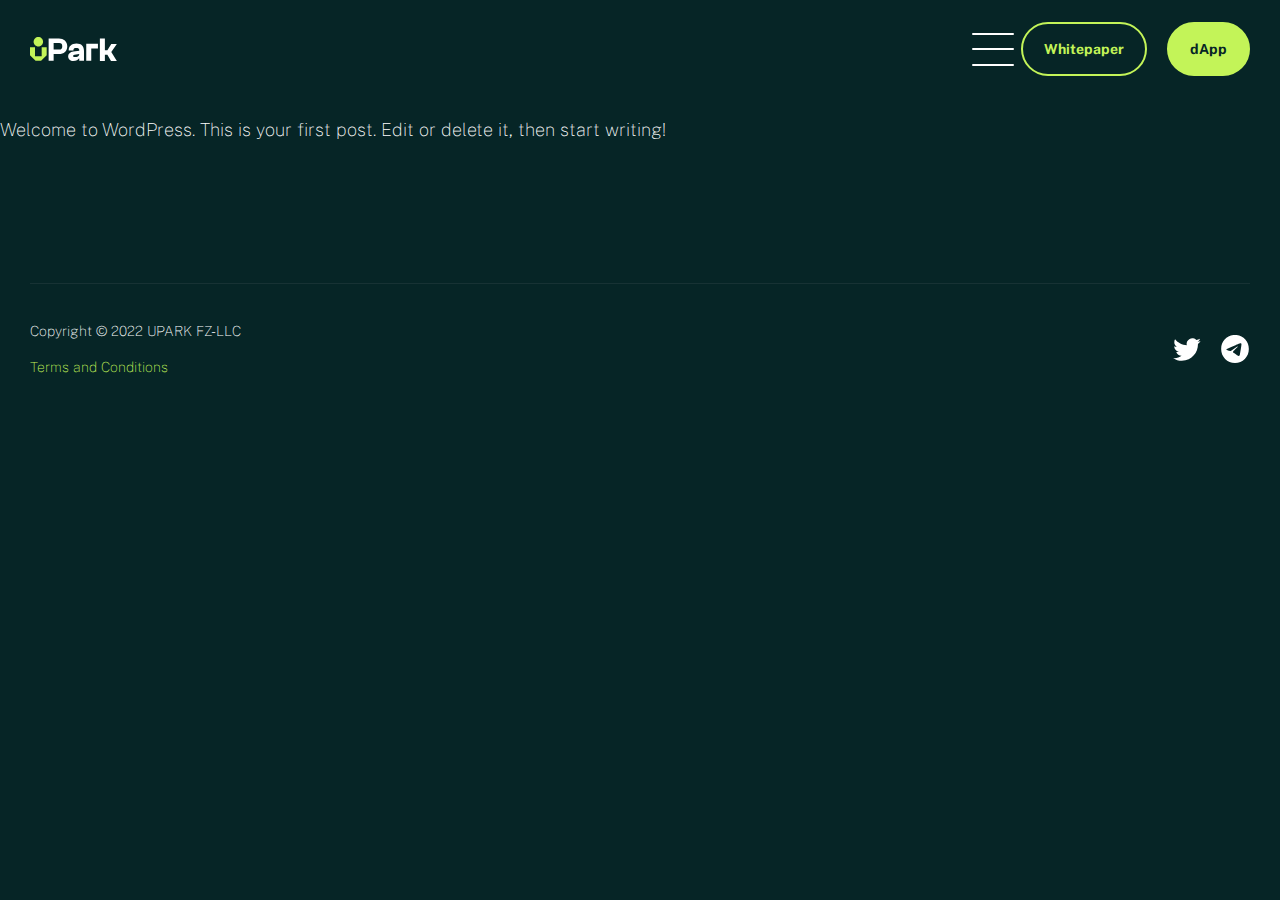
<file: hello-world/index.html>
<!DOCTYPE html>
<html lang="en-US" prefix="og: https://ogp.me/ns#">
<head>
<meta charset="UTF-8">
<meta name="viewport" content="width=device-width, initial-scale=1.0">
<!-- WP_HEAD() START -->

<!-- Search Engine Optimization by Rank Math - https://s.rankmath.com/home -->
<title>Hello world! - uPark</title>
<meta name="description" content="Welcome to WordPress. This is your first post. Edit or delete it, then start writing!">
<meta name="robots" content="nofollow, noindex">
<meta property="og:locale" content="en_US">
<meta property="og:type" content="article">
<meta property="og:title" content="Hello world! - uPark">
<meta property="og:description" content="Welcome to WordPress. This is your first post. Edit or delete it, then start writing!">
<meta property="og:url" content="/hello-world/">
<meta property="og:site_name" content="uPark">
<meta property="article:section" content="Uncategorized">
<meta property="og:image" content="/files/2022/06/opengraph.jpeg">
<meta property="og:image:width" content="1200">
<meta property="og:image:height" content="630">
<meta property="og:image:alt" content="Hello world!">
<meta property="og:image:type" content="image/jpeg">
<meta property="article:published_time" content="2022-06-02T13:52:23+00:00">
<meta name="twitter:card" content="summary_large_image">
<meta name="twitter:title" content="Hello world! - uPark">
<meta name="twitter:description" content="Welcome to WordPress. This is your first post. Edit or delete it, then start writing!">
<meta name="twitter:site" content="@https://twitter.com/uPark_network">
<meta name="twitter:creator" content="@https://twitter.com/uPark_network">
<meta name="twitter:image" content="/files/2022/06/opengraph.jpeg">
<meta name="twitter:label1" content="Written by">
<meta name="twitter:data1" content="admin">
<meta name="twitter:label2" content="Time to read">
<meta name="twitter:data2" content="Less than a minute">
<script type="application/ld+json" class="rank-math-schema">{"@context":"https://schema.org","@graph":[{"@type":"Organization","@id":"/#organization","name":"uPark","url":"","logo":{"@type":"ImageObject","@id":"/#logo","url":"/files/2022/06/logo.png","caption":"uPark","inLanguage":"en-US","width":"1280","height":"720"}},{"@type":"WebSite","@id":"/#website","url":"","name":"uPark","publisher":{"@id":"/#organization"},"inLanguage":"en-US"},{"@type":"ImageObject","@id":"/files/2022/06/opengraph.jpeg","url":"/files/2022/06/opengraph.jpeg","width":"1200","height":"630","inLanguage":"en-US"},{"@type":"Person","@id":"/hello-world/#author","name":"admin","image":{"@type":"ImageObject","@id":"http://1.gravatar.com/avatar/dcc4272e005051fc0e7088543ee336dd?s=96&amp;d=mm&amp;r=g","url":"http://1.gravatar.com/avatar/dcc4272e005051fc0e7088543ee336dd?s=96&amp;d=mm&amp;r=g","caption":"admin","inLanguage":"en-US"},"sameAs":[""],"worksFor":{"@id":"/#organization"}},{"@type":"WebPage","@id":"/hello-world/#webpage","url":"/hello-world/","name":"Hello world! - uPark","datePublished":"2022-06-02T13:52:23+00:00","dateModified":"2022-06-02T13:52:23+00:00","author":{"@id":"/hello-world/#author"},"isPartOf":{"@id":"/#website"},"primaryImageOfPage":{"@id":"/files/2022/06/opengraph.jpeg"},"inLanguage":"en-US"},{"@type":"BlogPosting","headline":"Hello world! - uPark","datePublished":"2022-06-02T13:52:23+00:00","dateModified":"2022-06-02T13:52:23+00:00","author":{"@id":"/hello-world/#author"},"publisher":{"@id":"/#organization"},"description":"Welcome to WordPress. This is your first post. Edit or delete it, then start writing!","name":"Hello world! - uPark","@id":"/hello-world/#richSnippet","isPartOf":{"@id":"/hello-world/#webpage"},"image":{"@id":"/files/2022/06/opengraph.jpeg"},"inLanguage":"en-US","mainEntityOfPage":{"@id":"/hello-world/#webpage"}}]}</script>
<!-- /Rank Math WordPress SEO plugin -->


<link rel="alternate" type="application/rss+xml" title="uPark &raquo; Feed" href="/feed/">
<link rel="alternate" type="application/rss+xml" title="uPark &raquo; Comments Feed" href="/comments/feed/">
<link rel="alternate" type="application/rss+xml" title="uPark &raquo; Hello world! Comments Feed" href="/hello-world/feed/">
<style id="wp-block-library-inline-css">:root{--wp-admin-theme-color:#007cba;--wp-admin-theme-color--rgb:0,124,186;--wp-admin-theme-color-darker-10:#006ba1;--wp-admin-theme-color-darker-10--rgb:0,107,161;--wp-admin-theme-color-darker-20:#005a87;--wp-admin-theme-color-darker-20--rgb:0,90,135;--wp-admin-border-width-focus:2px}@media (-webkit-min-device-pixel-ratio:2),(min-resolution:192dpi){:root{--wp-admin-border-width-focus:1.5px}}:root{--wp--preset--font-size--normal:16px;--wp--preset--font-size--huge:42px}:root .has-very-light-gray-background-color{background-color:#eee}:root .has-very-dark-gray-background-color{background-color:#313131}:root .has-very-light-gray-color{color:#eee}:root .has-very-dark-gray-color{color:#313131}:root .has-vivid-green-cyan-to-vivid-cyan-blue-gradient-background{background:linear-gradient(135deg,#00d084,#0693e3)}:root .has-purple-crush-gradient-background{background:linear-gradient(135deg,#34e2e4,#4721fb 50%,#ab1dfe)}:root .has-hazy-dawn-gradient-background{background:linear-gradient(135deg,#faaca8,#dad0ec)}:root .has-subdued-olive-gradient-background{background:linear-gradient(135deg,#fafae1,#67a671)}:root .has-atomic-cream-gradient-background{background:linear-gradient(135deg,#fdd79a,#004a59)}:root .has-nightshade-gradient-background{background:linear-gradient(135deg,#330968,#31cdcf)}:root .has-midnight-gradient-background{background:linear-gradient(135deg,#020381,#2874fc)}.has-regular-font-size{font-size:1em}.has-larger-font-size{font-size:2.625em}.has-normal-font-size{font-size:var(--wp--preset--font-size--normal)}.has-huge-font-size{font-size:var(--wp--preset--font-size--huge)}.has-text-align-center{text-align:center}.has-text-align-left{text-align:left}.has-text-align-right{text-align:right}#end-resizable-editor-section{display:none}.aligncenter{clear:both}.items-justified-left{justify-content:flex-start}.items-justified-center{justify-content:center}.items-justified-right{justify-content:flex-end}.items-justified-space-between{justify-content:space-between}.screen-reader-text{border:0;clip:rect(1px,1px,1px,1px);-webkit-clip-path:inset(50%);clip-path:inset(50%);height:1px;margin:-1px;overflow:hidden;padding:0;position:absolute;width:1px;word-wrap:normal!important}.screen-reader-text:focus{background-color:#ddd;clip:auto!important;-webkit-clip-path:none;clip-path:none;color:#444;display:block;font-size:1em;height:auto;left:5px;line-height:normal;padding:15px 23px 14px;text-decoration:none;top:5px;width:auto;z-index:100000}html :where(.has-border-color),html :where([style*=border-width]){border-style:solid}html :where(img[class*=wp-image-]){height:auto;max-width:100%}</style>
<style id="global-styles-inline-css">body{--wp--preset--color--black: #000000;--wp--preset--color--cyan-bluish-gray: #abb8c3;--wp--preset--color--white: #ffffff;--wp--preset--color--pale-pink: #f78da7;--wp--preset--color--vivid-red: #cf2e2e;--wp--preset--color--luminous-vivid-orange: #ff6900;--wp--preset--color--luminous-vivid-amber: #fcb900;--wp--preset--color--light-green-cyan: #7bdcb5;--wp--preset--color--vivid-green-cyan: #00d084;--wp--preset--color--pale-cyan-blue: #8ed1fc;--wp--preset--color--vivid-cyan-blue: #0693e3;--wp--preset--color--vivid-purple: #9b51e0;--wp--preset--gradient--vivid-cyan-blue-to-vivid-purple: linear-gradient(135deg,rgba(6,147,227,1) 0%,rgb(155,81,224) 100%);--wp--preset--gradient--light-green-cyan-to-vivid-green-cyan: linear-gradient(135deg,rgb(122,220,180) 0%,rgb(0,208,130) 100%);--wp--preset--gradient--luminous-vivid-amber-to-luminous-vivid-orange: linear-gradient(135deg,rgba(252,185,0,1) 0%,rgba(255,105,0,1) 100%);--wp--preset--gradient--luminous-vivid-orange-to-vivid-red: linear-gradient(135deg,rgba(255,105,0,1) 0%,rgb(207,46,46) 100%);--wp--preset--gradient--very-light-gray-to-cyan-bluish-gray: linear-gradient(135deg,rgb(238,238,238) 0%,rgb(169,184,195) 100%);--wp--preset--gradient--cool-to-warm-spectrum: linear-gradient(135deg,rgb(74,234,220) 0%,rgb(151,120,209) 20%,rgb(207,42,186) 40%,rgb(238,44,130) 60%,rgb(251,105,98) 80%,rgb(254,248,76) 100%);--wp--preset--gradient--blush-light-purple: linear-gradient(135deg,rgb(255,206,236) 0%,rgb(152,150,240) 100%);--wp--preset--gradient--blush-bordeaux: linear-gradient(135deg,rgb(254,205,165) 0%,rgb(254,45,45) 50%,rgb(107,0,62) 100%);--wp--preset--gradient--luminous-dusk: linear-gradient(135deg,rgb(255,203,112) 0%,rgb(199,81,192) 50%,rgb(65,88,208) 100%);--wp--preset--gradient--pale-ocean: linear-gradient(135deg,rgb(255,245,203) 0%,rgb(182,227,212) 50%,rgb(51,167,181) 100%);--wp--preset--gradient--electric-grass: linear-gradient(135deg,rgb(202,248,128) 0%,rgb(113,206,126) 100%);--wp--preset--gradient--midnight: linear-gradient(135deg,rgb(2,3,129) 0%,rgb(40,116,252) 100%);--wp--preset--duotone--dark-grayscale: url('#wp-duotone-dark-grayscale');--wp--preset--duotone--grayscale: url('#wp-duotone-grayscale');--wp--preset--duotone--purple-yellow: url('#wp-duotone-purple-yellow');--wp--preset--duotone--blue-red: url('#wp-duotone-blue-red');--wp--preset--duotone--midnight: url('#wp-duotone-midnight');--wp--preset--duotone--magenta-yellow: url('#wp-duotone-magenta-yellow');--wp--preset--duotone--purple-green: url('#wp-duotone-purple-green');--wp--preset--duotone--blue-orange: url('#wp-duotone-blue-orange');--wp--preset--font-size--small: 13px;--wp--preset--font-size--medium: 20px;--wp--preset--font-size--large: 36px;--wp--preset--font-size--x-large: 42px;}.has-black-color{color: var(--wp--preset--color--black) !important;}.has-cyan-bluish-gray-color{color: var(--wp--preset--color--cyan-bluish-gray) !important;}.has-white-color{color: var(--wp--preset--color--white) !important;}.has-pale-pink-color{color: var(--wp--preset--color--pale-pink) !important;}.has-vivid-red-color{color: var(--wp--preset--color--vivid-red) !important;}.has-luminous-vivid-orange-color{color: var(--wp--preset--color--luminous-vivid-orange) !important;}.has-luminous-vivid-amber-color{color: var(--wp--preset--color--luminous-vivid-amber) !important;}.has-light-green-cyan-color{color: var(--wp--preset--color--light-green-cyan) !important;}.has-vivid-green-cyan-color{color: var(--wp--preset--color--vivid-green-cyan) !important;}.has-pale-cyan-blue-color{color: var(--wp--preset--color--pale-cyan-blue) !important;}.has-vivid-cyan-blue-color{color: var(--wp--preset--color--vivid-cyan-blue) !important;}.has-vivid-purple-color{color: var(--wp--preset--color--vivid-purple) !important;}.has-black-background-color{background-color: var(--wp--preset--color--black) !important;}.has-cyan-bluish-gray-background-color{background-color: var(--wp--preset--color--cyan-bluish-gray) !important;}.has-white-background-color{background-color: var(--wp--preset--color--white) !important;}.has-pale-pink-background-color{background-color: var(--wp--preset--color--pale-pink) !important;}.has-vivid-red-background-color{background-color: var(--wp--preset--color--vivid-red) !important;}.has-luminous-vivid-orange-background-color{background-color: var(--wp--preset--color--luminous-vivid-orange) !important;}.has-luminous-vivid-amber-background-color{background-color: var(--wp--preset--color--luminous-vivid-amber) !important;}.has-light-green-cyan-background-color{background-color: var(--wp--preset--color--light-green-cyan) !important;}.has-vivid-green-cyan-background-color{background-color: var(--wp--preset--color--vivid-green-cyan) !important;}.has-pale-cyan-blue-background-color{background-color: var(--wp--preset--color--pale-cyan-blue) !important;}.has-vivid-cyan-blue-background-color{background-color: var(--wp--preset--color--vivid-cyan-blue) !important;}.has-vivid-purple-background-color{background-color: var(--wp--preset--color--vivid-purple) !important;}.has-black-border-color{border-color: var(--wp--preset--color--black) !important;}.has-cyan-bluish-gray-border-color{border-color: var(--wp--preset--color--cyan-bluish-gray) !important;}.has-white-border-color{border-color: var(--wp--preset--color--white) !important;}.has-pale-pink-border-color{border-color: var(--wp--preset--color--pale-pink) !important;}.has-vivid-red-border-color{border-color: var(--wp--preset--color--vivid-red) !important;}.has-luminous-vivid-orange-border-color{border-color: var(--wp--preset--color--luminous-vivid-orange) !important;}.has-luminous-vivid-amber-border-color{border-color: var(--wp--preset--color--luminous-vivid-amber) !important;}.has-light-green-cyan-border-color{border-color: var(--wp--preset--color--light-green-cyan) !important;}.has-vivid-green-cyan-border-color{border-color: var(--wp--preset--color--vivid-green-cyan) !important;}.has-pale-cyan-blue-border-color{border-color: var(--wp--preset--color--pale-cyan-blue) !important;}.has-vivid-cyan-blue-border-color{border-color: var(--wp--preset--color--vivid-cyan-blue) !important;}.has-vivid-purple-border-color{border-color: var(--wp--preset--color--vivid-purple) !important;}.has-vivid-cyan-blue-to-vivid-purple-gradient-background{background: var(--wp--preset--gradient--vivid-cyan-blue-to-vivid-purple) !important;}.has-light-green-cyan-to-vivid-green-cyan-gradient-background{background: var(--wp--preset--gradient--light-green-cyan-to-vivid-green-cyan) !important;}.has-luminous-vivid-amber-to-luminous-vivid-orange-gradient-background{background: var(--wp--preset--gradient--luminous-vivid-amber-to-luminous-vivid-orange) !important;}.has-luminous-vivid-orange-to-vivid-red-gradient-background{background: var(--wp--preset--gradient--luminous-vivid-orange-to-vivid-red) !important;}.has-very-light-gray-to-cyan-bluish-gray-gradient-background{background: var(--wp--preset--gradient--very-light-gray-to-cyan-bluish-gray) !important;}.has-cool-to-warm-spectrum-gradient-background{background: var(--wp--preset--gradient--cool-to-warm-spectrum) !important;}.has-blush-light-purple-gradient-background{background: var(--wp--preset--gradient--blush-light-purple) !important;}.has-blush-bordeaux-gradient-background{background: var(--wp--preset--gradient--blush-bordeaux) !important;}.has-luminous-dusk-gradient-background{background: var(--wp--preset--gradient--luminous-dusk) !important;}.has-pale-ocean-gradient-background{background: var(--wp--preset--gradient--pale-ocean) !important;}.has-electric-grass-gradient-background{background: var(--wp--preset--gradient--electric-grass) !important;}.has-midnight-gradient-background{background: var(--wp--preset--gradient--midnight) !important;}.has-small-font-size{font-size: var(--wp--preset--font-size--small) !important;}.has-medium-font-size{font-size: var(--wp--preset--font-size--medium) !important;}.has-large-font-size{font-size: var(--wp--preset--font-size--large) !important;}.has-x-large-font-size{font-size: var(--wp--preset--font-size--x-large) !important;}</style>
<link rel="stylesheet" id="automaticcss-css" href="/files/automatic-css/automatic.css" media="all">
<link rel="stylesheet" id="oxygen-css" href="/core/modules/c745aee8d2/component-framework/oxygen.css" media="all">
<link rel="stylesheet" id="uaf_client_css-css" href="/files/useanyfont/uaf.css" media="all">
<script src="/lib/js/jquery/jquery.min.js" id="jquery-core-js"></script>
<link rel="shortlink" href="/?p=1">
<link rel="alternate" type="application/json+oembed" href="/wp-json/oembed/1.0/embed?url=http%3A%2F%2F%2Fhello-world%2F">
<link rel="alternate" type="text/xml+oembed" href="/wp-json/oembed/1.0/embed?url=http%3A%2F%2F%2Fhello-world%2F&#038;format=xml">
<style id="script-629b3f8d90115-sass-css" type="text/css">.vertical__tabs__container{transform:rotate(-18deg)}.vertical__video__item{display:flex}.vertical__video__item--active{opacity:1;transition:opacity 1s ease-out}.vertical__video__item--active-not{opacity:0;transition:opacity 1s ease-out;-webkit-user-select:none;-moz-user-select:none;-ms-user-select:none;user-select:none}.vertical__tab{position:absolute;background:#183335;border-radius:50rem;top:50%;left:50%;height:5em;width:5em;cursor:crosshair}.vertical__tab::before{content:"";display:block;position:absolute;width:100%;height:100%;top:0;right:0;bottom:0;left:0;transform-origin:center;border-radius:50rem}.vertical__tab:hover::before{animation:sonar-effect-round ease-in-out 1s infinite}.vertical__tab .vertical__progress{position:absolute;height:100%;width:100%;top:0;right:0;bottom:0;left:0;z-index:1;display:none;border-radius:50rem;overflow:hidden}.vertical__tab--active .vertical__progress{display:block}.vertical__tab .vertical__progress__fill{background:var(--primary);height:100%;transition:width 0.5s ease}.vertical__tab img{width:40%;height:40%;z-index:9}.vertical__tab:nth-child(1){transform:rotate(0deg) translateX(12em)}.vertical__tab:nth-child(1) img{transform:rotate(18deg)}.vertical__tab:nth-child(2){transform:rotate(72deg) translateX(12em)}.vertical__tab:nth-child(2) img{transform:rotate(-54deg)}.vertical__tab:nth-child(3){transform:rotate(144deg) translateX(12em)}.vertical__tab:nth-child(3) img{transform:rotate(-126deg)}.vertical__tab:nth-child(4){transform:rotate(216deg) translateX(12em)}.vertical__tab:nth-child(4) img{transform:rotate(-198deg)}.vertical__tab:nth-child(5){transform:rotate(288deg) translateX(12em)}.vertical__tab:nth-child(5) img{transform:rotate(-270deg)}.pulse-effect-round{position:relative}.pulse-effect-round::before{content:"";display:block;position:absolute;width:100%;height:100%;top:0;right:0;bottom:0;left:0;transform-origin:center;border-radius:50rem}.pulse-effect-round:hover::before{animation:sonar-effect-round ease-in-out 1s infinite}@keyframes sonar-effect-round{0%{opacity:0.3}40%{opacity:0.7;box-shadow:0 0 0 1px var(--primary), 0 0 6px 1px var(--primary), 0 0 0 1px var(--primary)}100%{box-shadow:0 0 0 2px var(--primary), 0 0 20px 4px var(--primary), 0 0 0 1px var(--primary);transform:scaleX(1.4) scaleY(1.4);opacity:0}}@media screen and (max-width:992px){.vertical__tab:hover::before{box-shadow:none !important;animation:none}.vertical__tab:nth-child(1){transform:rotate(0deg) translateX(32vw)}.vertical__tab:nth-child(1) img{transform:rotate(18deg)}.vertical__tab:nth-child(2){transform:rotate(72deg) translateX(32vw)}.vertical__tab:nth-child(2) img{transform:rotate(-54deg)}.vertical__tab:nth-child(3){transform:rotate(144deg) translateX(32vw)}.vertical__tab:nth-child(3) img{transform:rotate(-126deg)}.vertical__tab:nth-child(4){transform:rotate(216deg) translateX(32vw)}.vertical__tab:nth-child(4) img{transform:rotate(-198deg)}.vertical__tab:nth-child(5){transform:rotate(288deg) translateX(32vw)}.vertical__tab:nth-child(5) img{transform:rotate(-270deg)}}</style>
<style id="script-629cd09b6595e-sass-css" type="text/css">.works__video__item--active{transition:opacity 1s ease-out}.works__tabs{gap:2em}.works__tab{width:100%;cursor:crosshair;overflow:hidden}.works__tab__heading{color:var(--white);z-index:9}.works__tab--active .works__tab__heading{color:var(--white)}.works__tab--active .works__progress__fill{width:0;height:inherit;background:var(--primary);transition:all 0.2s}.works__progress{position:absolute;top:0;right:0;bottom:0;left:0;height:100%;width:100%;background-color:rgba(255, 255, 255, 0);z-index:1}</style>
<link rel="icon" type="image/x-icon" href="/files/2022/06/favicon.png">
<style id="script-62a1e07030e46-sass-css" type="text/css">.roadmap__year{font-weight:700;color:var(--white);line-height:1.2em}.roadmap__year:hover{color:var(--primary)}.roadmap__container__item{padding:var(--space-l)}@media screen and (max-width:992px){.roadmap__container__item{padding:var(--space-s)}}.roadmap__container__item h3{display:inline-block !important;width:100%;text-align:center;margin-bottom:var(--space-s)}.roadmap__container__item>div{width:100%;column-count:3;margin-bottom:5em;position:relative;top:0;left:0;z-index:1}@media screen and (max-width:1280px){.roadmap__container__item>div{column-count:2}}@media screen and (max-width:992px){.roadmap__container__item>div{column-count:1}}.roadmap__container__item>div ul{list-style-position:outside;margin:0}.roadmap__new__item{-webkit-column-break-inside:avoid;list-style-image:url('/files/2022/06/ico_checkmark_checked.svg');margin-bottom:0.8em}.roadmap__new__item span{display:block;margin-left:0.8em}</style>
<!-- Pixel Code for https://66analytics.com/demo/ -->
<script defer src="https://66analytics.com/demo/pixel/iS5sU7Dv3cHlwqh6"></script>
<!-- END Pixel Code -->		<meta name="ssp-url" content="">
		<meta name="ssp-origin-url" content="aHR0cDovLzY0LjIyNy4xMjEuMTY=">

					<meta name="ssp-config-url" content="/wp-content/uploads/simply-static/configs/">
		
				<link href="https://fonts.googleapis.com/css?family=Public+Sans:100,200,300,400,500,600,700,800,900|clash-grotestk:100,200,300,400,500,600,700,800,900" rel="stylesheet">
<link rel="stylesheet" id="oxygen-cache-10-css" href="/files/oxygen/css/10.css?cache=1659788778" media="all">
<link rel="stylesheet" id="oxygen-universal-styles-css" href="/files/oxygen/css/universal.css?cache=1666990194" media="all">
<link rel="stylesheet" id="automaticcss-oxygen-css" href="/files/automatic-css/automatic-oxygen.css" media="all">
<!-- END OF WP_HEAD() -->
</head>
<body class="post-template-default single single-post postid-1 single-format-standard wp-embed-responsive  oxygen-body">

<svg xmlns="http://www.w3.org/2000/svg" viewbox="0 0 0 0" width="0" height="0" focusable="false" role="none" style="visibility: hidden; position: absolute; left: -9999px; overflow: hidden;"><defs><filter id="wp-duotone-dark-grayscale"><fecolormatrix color-interpolation-filters="sRGB" type="matrix" values=" .299 .587 .114 0 0 .299 .587 .114 0 0 .299 .587 .114 0 0 .299 .587 .114 0 0 "></fecolormatrix><fecomponenttransfer color-interpolation-filters="sRGB"><fefuncr type="table" tablevalues="0 0.49803921568627"></fefuncr><fefuncg type="table" tablevalues="0 0.49803921568627"></fefuncg><fefuncb type="table" tablevalues="0 0.49803921568627"></fefuncb><fefunca type="table" tablevalues="1 1"></fefunca></fecomponenttransfer><fecomposite in2="SourceGraphic" operator="in"></fecomposite></filter></defs></svg><svg xmlns="http://www.w3.org/2000/svg" viewbox="0 0 0 0" width="0" height="0" focusable="false" role="none" style="visibility: hidden; position: absolute; left: -9999px; overflow: hidden;"><defs><filter id="wp-duotone-grayscale"><fecolormatrix color-interpolation-filters="sRGB" type="matrix" values=" .299 .587 .114 0 0 .299 .587 .114 0 0 .299 .587 .114 0 0 .299 .587 .114 0 0 "></fecolormatrix><fecomponenttransfer color-interpolation-filters="sRGB"><fefuncr type="table" tablevalues="0 1"></fefuncr><fefuncg type="table" tablevalues="0 1"></fefuncg><fefuncb type="table" tablevalues="0 1"></fefuncb><fefunca type="table" tablevalues="1 1"></fefunca></fecomponenttransfer><fecomposite in2="SourceGraphic" operator="in"></fecomposite></filter></defs></svg><svg xmlns="http://www.w3.org/2000/svg" viewbox="0 0 0 0" width="0" height="0" focusable="false" role="none" style="visibility: hidden; position: absolute; left: -9999px; overflow: hidden;"><defs><filter id="wp-duotone-purple-yellow"><fecolormatrix color-interpolation-filters="sRGB" type="matrix" values=" .299 .587 .114 0 0 .299 .587 .114 0 0 .299 .587 .114 0 0 .299 .587 .114 0 0 "></fecolormatrix><fecomponenttransfer color-interpolation-filters="sRGB"><fefuncr type="table" tablevalues="0.54901960784314 0.98823529411765"></fefuncr><fefuncg type="table" tablevalues="0 1"></fefuncg><fefuncb type="table" tablevalues="0.71764705882353 0.25490196078431"></fefuncb><fefunca type="table" tablevalues="1 1"></fefunca></fecomponenttransfer><fecomposite in2="SourceGraphic" operator="in"></fecomposite></filter></defs></svg><svg xmlns="http://www.w3.org/2000/svg" viewbox="0 0 0 0" width="0" height="0" focusable="false" role="none" style="visibility: hidden; position: absolute; left: -9999px; overflow: hidden;"><defs><filter id="wp-duotone-blue-red"><fecolormatrix color-interpolation-filters="sRGB" type="matrix" values=" .299 .587 .114 0 0 .299 .587 .114 0 0 .299 .587 .114 0 0 .299 .587 .114 0 0 "></fecolormatrix><fecomponenttransfer color-interpolation-filters="sRGB"><fefuncr type="table" tablevalues="0 1"></fefuncr><fefuncg type="table" tablevalues="0 0.27843137254902"></fefuncg><fefuncb type="table" tablevalues="0.5921568627451 0.27843137254902"></fefuncb><fefunca type="table" tablevalues="1 1"></fefunca></fecomponenttransfer><fecomposite in2="SourceGraphic" operator="in"></fecomposite></filter></defs></svg><svg xmlns="http://www.w3.org/2000/svg" viewbox="0 0 0 0" width="0" height="0" focusable="false" role="none" style="visibility: hidden; position: absolute; left: -9999px; overflow: hidden;"><defs><filter id="wp-duotone-midnight"><fecolormatrix color-interpolation-filters="sRGB" type="matrix" values=" .299 .587 .114 0 0 .299 .587 .114 0 0 .299 .587 .114 0 0 .299 .587 .114 0 0 "></fecolormatrix><fecomponenttransfer color-interpolation-filters="sRGB"><fefuncr type="table" tablevalues="0 0"></fefuncr><fefuncg type="table" tablevalues="0 0.64705882352941"></fefuncg><fefuncb type="table" tablevalues="0 1"></fefuncb><fefunca type="table" tablevalues="1 1"></fefunca></fecomponenttransfer><fecomposite in2="SourceGraphic" operator="in"></fecomposite></filter></defs></svg><svg xmlns="http://www.w3.org/2000/svg" viewbox="0 0 0 0" width="0" height="0" focusable="false" role="none" style="visibility: hidden; position: absolute; left: -9999px; overflow: hidden;"><defs><filter id="wp-duotone-magenta-yellow"><fecolormatrix color-interpolation-filters="sRGB" type="matrix" values=" .299 .587 .114 0 0 .299 .587 .114 0 0 .299 .587 .114 0 0 .299 .587 .114 0 0 "></fecolormatrix><fecomponenttransfer color-interpolation-filters="sRGB"><fefuncr type="table" tablevalues="0.78039215686275 1"></fefuncr><fefuncg type="table" tablevalues="0 0.94901960784314"></fefuncg><fefuncb type="table" tablevalues="0.35294117647059 0.47058823529412"></fefuncb><fefunca type="table" tablevalues="1 1"></fefunca></fecomponenttransfer><fecomposite in2="SourceGraphic" operator="in"></fecomposite></filter></defs></svg><svg xmlns="http://www.w3.org/2000/svg" viewbox="0 0 0 0" width="0" height="0" focusable="false" role="none" style="visibility: hidden; position: absolute; left: -9999px; overflow: hidden;"><defs><filter id="wp-duotone-purple-green"><fecolormatrix color-interpolation-filters="sRGB" type="matrix" values=" .299 .587 .114 0 0 .299 .587 .114 0 0 .299 .587 .114 0 0 .299 .587 .114 0 0 "></fecolormatrix><fecomponenttransfer color-interpolation-filters="sRGB"><fefuncr type="table" tablevalues="0.65098039215686 0.40392156862745"></fefuncr><fefuncg type="table" tablevalues="0 1"></fefuncg><fefuncb type="table" tablevalues="0.44705882352941 0.4"></fefuncb><fefunca type="table" tablevalues="1 1"></fefunca></fecomponenttransfer><fecomposite in2="SourceGraphic" operator="in"></fecomposite></filter></defs></svg><svg xmlns="http://www.w3.org/2000/svg" viewbox="0 0 0 0" width="0" height="0" focusable="false" role="none" style="visibility: hidden; position: absolute; left: -9999px; overflow: hidden;"><defs><filter id="wp-duotone-blue-orange"><fecolormatrix color-interpolation-filters="sRGB" type="matrix" values=" .299 .587 .114 0 0 .299 .587 .114 0 0 .299 .587 .114 0 0 .299 .587 .114 0 0 "></fecolormatrix><fecomponenttransfer color-interpolation-filters="sRGB"><fefuncr type="table" tablevalues="0.098039215686275 1"></fefuncr><fefuncg type="table" tablevalues="0 0.66274509803922"></fefuncg><fefuncb type="table" tablevalues="0.84705882352941 0.41960784313725"></fefuncb><fefunca type="table" tablevalues="1 1"></fefunca></fecomponenttransfer><fecomposite in2="SourceGraphic" operator="in"></fecomposite></filter></defs></svg>


						<div id="div_block-12-10" class="ct-div-block loading__overlay center--all"><img loading="eager" id="image-13-10" alt="" src="/files/2022/06/logo_black.svg" class="ct-image" sizes="(max-width: 0px) 100vw, 0px"></div>
<header id="_header-2-10" class="oxy-header-wrapper oxy-sticky-header oxy-overlay-header oxy-header "><div id="_header_row-3-10" class="oxy-header-row "><div class="oxy-header-container">
<div id="_header_left-4-10" class="oxy-header-left"><a id="link-5-10" class="ct-link " href="#home"><img loading="eager" id="image-6-10" alt="" src="/files/2022/06/uPark-logo.svg" class="ct-image " sizes="(max-width: 0px) 100vw, 0px"></a></div>
<div id="_header_center-7-10" class="oxy-header-center"></div>
<div id="_header_right-8-10" class="oxy-header-right">
<nav id="_nav_menu-9-10" class="oxy-nav-menu link--white text--300 text--s oxy-nav-menu-dropdowns oxy-nav-menu-dropdown-arrow"><div class="oxy-menu-toggle"><div class="oxy-nav-menu-hamburger-wrap"><div class="oxy-nav-menu-hamburger">
<div class="oxy-nav-menu-hamburger-line"></div>
<div class="oxy-nav-menu-hamburger-line"></div>
<div class="oxy-nav-menu-hamburger-line"></div>
</div></div></div>
<div class="menu-header-menu-en-container"><ul id="menu-header-menu-en" class="oxy-nav-menu-list">
<li id="menu-item-80" class="menu-item menu-item-type-custom menu-item-object-custom menu-item-80"><a href="#about">About</a></li>
<li id="menu-item-81" class="menu-item menu-item-type-custom menu-item-object-custom menu-item-81"><a href="#benefits">Benefits</a></li>
<li id="menu-item-82" class="menu-item menu-item-type-custom menu-item-object-custom menu-item-82"><a href="#scalability">Scalability</a></li>
<li id="menu-item-83" class="menu-item menu-item-type-custom menu-item-object-custom menu-item-83"><a href="#how-it-works">How it works</a></li>
<li id="menu-item-84" class="menu-item menu-item-type-custom menu-item-object-custom menu-item-84"><a href="#tokenomics">Tokenomics</a></li>
<li id="menu-item-85" class="menu-item menu-item-type-custom menu-item-object-custom menu-item-85"><a href="#roadmap">Roadmap</a></li>
<li id="menu-item-86" class="menu-item menu-item-type-custom menu-item-object-custom menu-item-86"><a href="#team">Team</a></li>
<li id="menu-item-9992" class="menu-item menu-item-type-custom menu-item-object-custom menu-item-9992"><a href="https://medium.com/upark">News</a></li>
</ul></div></nav><div id="div_block-14-10" class="ct-div-block gap--s order--first-xl">
<a id="link_button-15-10" class="ct-link-button btn--primary btn--s btn--outline" href="/files/2022/08/uPark_whitepaper.pdf" target="_self">Whitepaper</a><a id="link_button-16-10" class="ct-link-button btn--primary btn--s" href="https://dapp.upark.city/" target="_self">dApp</a>
</div>
</div>
</div></div></header>
				<script type="text/javascript">
			jQuery(document).ready(function() {
				var selector = "#_header-2-10",
					scrollval = parseInt("300");
				if (!scrollval || scrollval < 1) {
										if (jQuery(window).width() >= 768){
											jQuery("body").css("margin-top", jQuery(selector).outerHeight());
						jQuery(selector).addClass("oxy-sticky-header-active");
										}
									}
				else {
					var scrollTopOld = 0;
					jQuery(window).scroll(function() {
						if (!jQuery('body').hasClass('oxy-nav-menu-prevent-overflow')) {
							if (jQuery(this).scrollTop() > scrollval 
																) {
								if (
																		jQuery(window).width() >= 768 && 
																		!jQuery(selector).hasClass("oxy-sticky-header-active")) {
									if (jQuery(selector).css('position')!='absolute') {
										jQuery("body").css("margin-top", jQuery(selector).outerHeight());
									}
									jQuery(selector)
										.addClass("oxy-sticky-header-active")
																			.addClass("oxy-sticky-header-fade-in");
																	}
							}
							else {
								jQuery(selector)
									.removeClass("oxy-sticky-header-fade-in")
									.removeClass("oxy-sticky-header-active");
								if (jQuery(selector).css('position')!='absolute') {
									jQuery("body").css("margin-top", "");
								}
							}
							scrollTopOld = jQuery(this).scrollTop();
						}
					})
				}
			});
		</script><div id="inner_content-10-10" class="ct-inner-content">
<p>Welcome to WordPress. This is your first post. Edit or delete it, then start writing!</p>
</div>
<footer id="section-17-10" class=" ct-section section_footer"><div class="ct-section-inner-wrap"><div id="div_block-19-10" class="ct-div-block width--full footer__container text--white">
<div id="div_block-21-10" class="ct-div-block gap--xs text--left">
<div id="text_block-23-10" class="ct-text-block text--s">Copyright © <span id="span-30-10" class="ct-span">2022</span> UPARK FZ-LLC</div>
<a id="link_text-37-10" class="ct-link-text text--s" href="/files/2022/06/Terms-and-Conditions-UPARK-FZ-LLC.pdf" target="_self">Terms and Conditions</a>
</div>
<div id="div_block-20-10" class="ct-div-block gap--s">
<a id="link-32-10" class="ct-link footer__social__link" href="https://twitter.com/uPark_network" target="_self"></a><a id="link-33-10" class="ct-link footer__social__link" href="https://t.me/uPark_city" target="_self"></a>
</div>
</div></div></footer><div id="code_block-3-10" class="ct-code-block">hello world!</div>	<!-- WP_FOOTER -->
<script id="script-6299f14c2a3b2-js" type="text/javascript">
let mainPosts = document.querySelectorAll(".what__video__item");
let posts = document.querySelectorAll(".what__tab");
let mainVideos = document.querySelectorAll(".what_video_video");

let currentProgress = 0;
let currentPostIndex = 0;

let progressInterval = setInterval(progress, 100); // 180

setPostIndex[currentPostIndex];



for (var index=0; index<posts.length; index++) 
{
    let post = posts[index];
    let postIndex = index;
    post.addEventListener('click', function handleClick() {
      setPostIndex(postIndex);
      for (const mainVideo of mainVideos) {
        mainVideo.pause();
        mainVideo.currentTime = 0;
        mainVideo.play();
        }
     
      
  });
}

function iteratePostIndex()
{
    currentPostIndex++;

    if (currentPostIndex === posts.length) 
    {
        currentPostIndex = 0;
    }
}

function setPostIndex(index)
{
    currentProgress = 0;
  
    setProgressBar(currentProgress, index);
    setPostAsInactive(currentPostIndex);
    currentPostIndex = index;
    setPostAsActive(currentPostIndex);
}

function setPostAsActive(index)
{
    let post = posts[index]
    let mainPost = mainPosts[index]

    post.classList.add("what__tab--active");
    mainPost.classList.add("what__video__item--active");
    mainPost.classList.remove("what__video__item--active-not");
   
    
}

function setPostAsInactive(index)
{
    let post = posts[index]
    let mainPost = mainPosts[index]

    mainPost.classList.add("what__video__item--active-not");
    mainPost.classList.remove("what__video__item--active");
    post.classList.remove("what__tab--active");
  
    setProgressBar(0, index)
}

function setProgressBar(progress, postIndex)
{
    posts[postIndex].querySelector(".what__progress__fill").style.width = `${progress}%`;
    document.querySelector(
      ".what__progress .what__progress__fill"
    ).style.width = `${progress}%`;
}

function progress() {
    if(currentProgress === 100)
    {
        currentProgress = 0;

        setPostAsInactive(currentPostIndex);
        iteratePostIndex();
        setPostAsActive(currentPostIndex);
          for (const mainVideo of mainVideos) {
        mainVideo.pause();
        mainVideo.currentTime = 0;
        mainVideo.play();
        }
      
    }
    else
    {
        currentProgress += 2;
    }

    setProgressBar(currentProgress, currentPostIndex)
}
</script>
<style id="script-629a1b5948beb-sass-css" type="text/css">*,*:before,*:after{box-sizing:border-box}.loading__overlay,.loading__overlay img{display:none !important}html,body{background-color:var(--base);color:var(--white);overflow-x:hidden}@media screen and (max-width:992px){html,body{background-color:#072125}}html section,body section{color:var(--white)}h1,h2,h3,h4,h5,h6,h7,h8{color:var(--primary);margin:0;padding:0}h1 strong span,h2 strong span,h3 strong span,h4 strong span,h5 strong span,h6 strong span,h7 strong span,h8 strong span{color:var(--white);text-transform:none;font-weight:inherit}h1.header__heading,h1.header__heading *,h2.header__heading,h2.header__heading *,h3.header__heading,h3.header__heading *,h4.header__heading,h4.header__heading *,h5.header__heading,h5.header__heading *,h6.header__heading,h6.header__heading *,h7.header__heading,h7.header__heading *,h8.header__heading,h8.header__heading *{font-size:4.9rem !important}.btn--primary,.btn--secondary,.btn--outline{transition:background-color 1s ease-in-out}.btn--primary:hover,.btn--secondary:hover,.btn--outline:hover{transition:background-color 1s ease-in-out}.what__video__item--active{transition:opacity 1s ease-out}.what__tabs{gap:2em}.what__tab{width:100%;cursor:crosshair}.what__tab__heading{color:var(--white)}.what__tab--active .what__tab__heading{color:var(--primary)}.what__tab--active .what__progress__fill{width:0;height:inherit;background:var(--primary);transition:all 0.16s}.what__progress{height:3px;width:100%;background-color:rgba(255, 255, 255, 0.5)}.benefits__video__item--active{transition:opacity 1s ease-out}.benefits__tabs{gap:2em}.benefits__tab{width:100%;cursor:crosshair}.benefits__tab__heading{color:var(--white)}.benefits__tab--active .benefits__tab__heading{color:var(--primary)}.benefits__tab--active .benefits__progress__fill{width:0;height:inherit;background:var(--primary);transition:all 0.16s}.benefits__progress{height:3px;width:100%;background-color:rgba(255, 255, 255, 0.5)}.btn--outline:hover{color:var(--base) !important}.pulse-effect{position:relative}.pulse-effect::before{content:"";display:block;position:absolute;width:100%;height:100%;top:0;right:0;bottom:0;left:0;transform-origin:center;border-radius:50rem}.pulse-effect:hover::before{animation:sonar-effect ease-in-out 1s infinite}@keyframes sonar-effect{0%{opacity:0.3}40%{opacity:0.7;box-shadow:0 0 0 1px var(--primary), 0 0 6px 1px var(--primary), 0 0 0 1px var(--primary)}100%{box-shadow:0 0 0 2px var(--primary), 0 0 20px 4px var(--primary), 0 0 0 1px var(--primary);transform:scaleX(1.4) scaleY(1.7);opacity:0}}.oxy-nav-menu-hamburger-line{height:2px !important}.oxy-nav-menu-open .oxy-nav-menu-list .menu-item{font-size:2em}.flickity-viewport,.flickity-slider{overflow:visible}</style>
<script id="script-629a39d2dff71-js" type="text/javascript">
const video = document.querySelector('video');
let isPaused = false;
const observer = new IntersectionObserver((entries, observer) => {
  entries.forEach(entry => {
    if (entry.intersectionRatio !== 1 && !video.paused) {
      video.pause();
      isPaused = true;
    } else if (isPaused) {
      video.play();
      isPaused = false
    }
  });
}, {
  threshold: 1
});
observer.observe(video);

</script>
<script id="script-629b28dcd7ad4-js" type="text/javascript">
let mainbenefitsPosts = document.querySelectorAll(".benefits__video__item");
let benefitsPosts = document.querySelectorAll(".benefits__tab");
let mainbenefitsVideos = document.querySelectorAll(".benefits_video_video");

let currentbenefitsProgress = 0;
let currentbenefitsPostIndex = 0;

let benefitsProgressInterval = setInterval(benefitsProgress, 100); // 180

setbenefitsPostIndex[currentbenefitsPostIndex];



for (var benefitsIndex=0; benefitsIndex<benefitsPosts.length; benefitsIndex++) 
{
    let benefitsPost = benefitsPosts[benefitsIndex];
    let benefitsPostIndex = benefitsIndex;
    benefitsPost.addEventListener('click', function handleClick() {
      setbenefitsPostIndex(benefitsPostIndex);
      for (const mainbenefitsVideo of mainbenefitsVideos) {
        mainbenefitsVideo.pause();
        mainbenefitsVideo.currentTime = 0;
        mainbenefitsVideo.play();
        }
     
      
  });
}

function iteratebenefitsPostIndex()
{
    currentbenefitsPostIndex++;

    if (currentbenefitsPostIndex === benefitsPosts.length) 
    {
        currentbenefitsPostIndex = 0;
    }
}

function setbenefitsPostIndex(benefitsIndex)
{
    currentbenefitsProgress = 0;
  
    setbenefitsProgressBar(currentbenefitsProgress, benefitsIndex);
    setbenefitsPostAsInactive(currentbenefitsPostIndex);
    currentbenefitsPostIndex = benefitsIndex;
    setbenefitsPostAsActive(currentbenefitsPostIndex);
}

function setbenefitsPostAsActive(benefitsIndex)
{
    let benefitsPost = benefitsPosts[benefitsIndex]
    let mainbenefitsPost = mainbenefitsPosts[benefitsIndex]

    benefitsPost.classList.add("benefits__tab--active");
    mainbenefitsPost.classList.add("benefits__video__item--active");
    mainbenefitsPost.classList.remove("benefits__video__item--active-not");
   
    
}

function setbenefitsPostAsInactive(benefitsIndex)
{
    let benefitsPost = benefitsPosts[benefitsIndex]
    let mainbenefitsPost = mainbenefitsPosts[benefitsIndex]

    mainbenefitsPost.classList.add("benefits__video__item--active-not");
    mainbenefitsPost.classList.remove("benefits__video__item--active");
    benefitsPost.classList.remove("benefits__tab--active");
  
    setbenefitsProgressBar(0, benefitsIndex)
}

function setbenefitsProgressBar(benefitsProgress, benefitsPostIndex)
{
    benefitsPosts[benefitsPostIndex].querySelector(".benefits__progress__fill").style.width = `${benefitsProgress}%`;
    document.querySelector(
      ".benefits__progress .benefits__progress__fill"
    ).style.width = `${benefitsProgress}%`;
}

function benefitsProgress() {
    if(currentbenefitsProgress === 100)
    {
        currentbenefitsProgress = 0;

        setbenefitsPostAsInactive(currentbenefitsPostIndex);
        iteratebenefitsPostIndex();
        setbenefitsPostAsActive(currentbenefitsPostIndex);
          for (const mainbenefitsVideo of mainbenefitsVideos) {
            mainbenefitsVideo.pause();
            mainbenefitsVideo.currentTime = 0;
            mainbenefitsVideo.play();
        }
      
    }
    else
    {
        currentbenefitsProgress += 2;
    }

    setbenefitsProgressBar(currentbenefitsProgress, currentbenefitsPostIndex)
}
</script>
<script id="script-629b69916da27-js" type="text/javascript">
let mainverticalPosts = document.querySelectorAll(".vertical__video__item");
let verticalPosts = document.querySelectorAll(".vertical__tab");


let currentverticalProgress = 0;
let currentverticalPostIndex = 0;

let verticalProgressInterval = setInterval(verticalProgress, 100); // 180

setverticalPostIndex[currentverticalPostIndex];



for (var verticalIndex=0; verticalIndex<verticalPosts.length; verticalIndex++) 
{
    let verticalPost = verticalPosts[verticalIndex];
    let verticalPostIndex = verticalIndex;
    verticalPost.addEventListener('click', function handleClick() {
      setverticalPostIndex(verticalPostIndex);
      
     
      
  });
}

function iterateverticalPostIndex()
{
    currentverticalPostIndex++;

    if (currentverticalPostIndex === verticalPosts.length) 
    {
        currentverticalPostIndex = 0;
    }
}

function setverticalPostIndex(verticalIndex)
{
    currentverticalProgress = 0;
  
    setverticalProgressBar(currentverticalProgress, verticalIndex);
    setverticalPostAsInactive(currentverticalPostIndex);
    currentverticalPostIndex = verticalIndex;
    setverticalPostAsActive(currentverticalPostIndex);
}

function setverticalPostAsActive(verticalIndex)
{
    let verticalPost = verticalPosts[verticalIndex]
    let mainverticalPost = mainverticalPosts[verticalIndex]

    verticalPost.classList.add("vertical__tab--active");
    mainverticalPost.classList.add("vertical__video__item--active");
    mainverticalPost.classList.remove("vertical__video__item--active-not");
   
    
}

function setverticalPostAsInactive(verticalIndex)
{
    let verticalPost = verticalPosts[verticalIndex]
    let mainverticalPost = mainverticalPosts[verticalIndex]

    mainverticalPost.classList.add("vertical__video__item--active-not");
    mainverticalPost.classList.remove("vertical__video__item--active");
    verticalPost.classList.remove("vertical__tab--active");
  
    setverticalProgressBar(0, verticalIndex)
}

function setverticalProgressBar(verticalProgress, verticalPostIndex)
{
    verticalPosts[verticalPostIndex].querySelector(".vertical__progress__fill").style.width = `${verticalProgress}%`;
    document.querySelector(
      ".vertical__progress .vertical__progress__fill"
    ).style.width = `${verticalProgress}%`;
}

function verticalProgress() {
    if(currentverticalProgress >= 100)
    {
        currentverticalProgress = 0;

        setverticalPostAsInactive(currentverticalPostIndex);
        iterateverticalPostIndex();
        setverticalPostAsActive(currentverticalPostIndex);
       
      
    }
    else
    {
        currentverticalProgress += 1.5;
    }

    setverticalProgressBar(currentverticalProgress, currentverticalPostIndex)
}
</script>
<script id="script-629cd0d60288a-js" type="text/javascript">
let mainworksPosts = document.querySelectorAll(".works__video__item");
let worksPosts = document.querySelectorAll(".works__tab");
let mainworksVideos = document.querySelectorAll(".works_video_video");

let currentworksProgress = 0;
let currentworksPostIndex = 0;

let worksProgressInterval = setInterval(worksProgress, 100); // 180

setworksPostIndex[currentworksPostIndex];



for (var worksIndex=0; worksIndex<worksPosts.length; worksIndex++) 
{
    let worksPost = worksPosts[worksIndex];
    let worksPostIndex = worksIndex;
    worksPost.addEventListener('click', function handleClick() {
      setworksPostIndex(worksPostIndex);
      for (const mainworksVideo of mainworksVideos) {
        mainworksVideo.pause();
        mainworksVideo.currentTime = 0;
        mainworksVideo.play();
        }
     
      
  });
}

function iterateworksPostIndex()
{
    currentworksPostIndex++;

    if (currentworksPostIndex === worksPosts.length) 
    {
        currentworksPostIndex = 0;
    }
}

function setworksPostIndex(worksIndex)
{
    currentworksProgress = 0;
  
    setworksProgressBar(currentworksProgress, worksIndex);
    setworksPostAsInactive(currentworksPostIndex);
    currentworksPostIndex = worksIndex;
    setworksPostAsActive(currentworksPostIndex);
}

function setworksPostAsActive(worksIndex)
{
    let worksPost = worksPosts[worksIndex]
    let mainworksPost = mainworksPosts[worksIndex]

    worksPost.classList.add("works__tab--active");
    mainworksPost.classList.add("works__video__item--active");
    mainworksPost.classList.remove("works__video__item--active-not");
   
    
}

function setworksPostAsInactive(worksIndex)
{
    let worksPost = worksPosts[worksIndex]
    let mainworksPost = mainworksPosts[worksIndex]

    mainworksPost.classList.add("works__video__item--active-not");
    mainworksPost.classList.remove("works__video__item--active");
    worksPost.classList.remove("works__tab--active");
  
    setworksProgressBar(0, worksIndex)
}

function setworksProgressBar(worksProgress, worksPostIndex)
{
    worksPosts[worksPostIndex].querySelector(".works__progress__fill").style.width = `${worksProgress}%`;
    document.querySelector(
      ".works__progress .works__progress__fill"
    ).style.width = `${worksProgress}%`;
}

function worksProgress() {
    if(currentworksProgress === 100)
    {
        currentworksProgress = 0;

        setworksPostAsInactive(currentworksPostIndex);
        iterateworksPostIndex();
        setworksPostAsActive(currentworksPostIndex);
          for (const mainworksVideo of mainworksVideos) {
            mainworksVideo.pause();
            mainworksVideo.currentTime = 0;
            mainworksVideo.play();
        }
      
    }
    else
    {
        currentworksProgress += 2;
    }

    setworksProgressBar(currentworksProgress, currentworksPostIndex)
}
</script>
<script id="script-62a34d66a3446-js" type="text/javascript">
var thirdYear = document.querySelector(".roadmap__year:nth-child(1)");
thirdYear.classList.add("roadmap__year--active");
 




const roadmapItems = document.querySelectorAll(".roadmap__container__item");
const roadmapNav = document.querySelectorAll(".roadmap__year");
window.addEventListener("scroll", () => {
  let current = "";
  roadmapItems.forEach((roadmapItem) => {
    const sectionLeft = roadmapItem.offsetLeft;
    const sectionWidth = roadmapItem.clientWidth;
    if (pageXOffset >= sectionLeft - sectionWidth / 3) {
      current = roadmapItem.getAttribute("id");
    }
  });

  roadmapNav.forEach((a) => {
    a.classList.remove("roadmap__year--active");
    if (a.classList.contains(current)) {
      a.classList.add("roadmap__year--active");
    }
  });
});

</script>
<iframe src="https://egld.community/api/products/6bc007a9-7ea9-442b-bfd0-d3b2e2d563e3/upvotes/embed" width="290" height="70" style="position:fixed; bottom: 1rem; right: 1rem; z-index: 666; border-radius: 8px; border: none; width: 290px; height: 70px"></iframe>


<style>#code_block-3-10 {
    display:none;
}</style>		<span class="ssp-id" style="display:none">1</span>
		
		<script type="text/javascript">
			jQuery(document).ready(function() {
				jQuery('body').on('click', '.oxy-menu-toggle', function() {
					jQuery(this).parent('.oxy-nav-menu').toggleClass('oxy-nav-menu-open');
					jQuery('body').toggleClass('oxy-nav-menu-prevent-overflow');
					jQuery('html').toggleClass('oxy-nav-menu-prevent-overflow');
				});
				var selector = '.oxy-nav-menu-open .menu-item a[href*="#"]';
				jQuery('body').on('click', selector, function(){
					jQuery('.oxy-nav-menu-open').removeClass('oxy-nav-menu-open');
					jQuery('body').removeClass('oxy-nav-menu-prevent-overflow');
					jQuery('html').removeClass('oxy-nav-menu-prevent-overflow');
					jQuery(this).click();
				});
			});
		</script>

	<style id="wp-block-paragraph-inline-css">.is-small-text{font-size:.875em}.is-regular-text{font-size:1em}.is-large-text{font-size:2.25em}.is-larger-text{font-size:3em}.has-drop-cap:not(:focus):first-letter{float:left;font-size:8.4em;line-height:.68;font-weight:100;margin:.05em .1em 0 0;text-transform:uppercase;font-style:normal}p.has-drop-cap.has-background{overflow:hidden}p.has-background{padding:1.25em 2.375em}:where(p.has-text-color:not(.has-link-color)) a{color:inherit}</style>
<script type="text/javascript" id="ct-footer-js"></script><!-- /WP_FOOTER --> 
</body>
</html>
</file>
<file: files/automatic-css/automatic.css>
/* Version: 1.3.2 - Generated 2022-06-09 12:41:08 */
html {
  font-size: 62.5% !important;
}
*, *::before, *::after {
  box-sizing: border-box;
}
body {
  min-height: 100vh;
}
img, picture {
  max-width: 100%;
}
input, button, textarea, select {
  font: inherit;
}
@media (prefers-reduced-motion: reduce) {
  html:focus-within {
    scroll-behavior: auto;
  }
  *, *::before, *::after {
    -webkit-animation-duration: 0.01ms !important;
    animation-duration: 0.01ms !important;
    -webkit-animation-iteration-count: 1 !important;
    animation-iteration-count: 1 !important;
    transition-duration: 0.01ms !important;
    scroll-behavior: auto !important;
  }
}
*:focus, button:focus {
  outline-offset: 0.5rem;
  outline: var(--primary) solid 0.2rem;
}
*:focus:not(:focus-visible), button:focus:not(:focus-visible) {
  outline-offset: 0.5rem;
  outline: var(--primary) solid 0.2rem;
}
:-moz-focus-inner {
  outline: 0.2rem solid var(--primary) !important;
  outline-offset: 0.5rem;
}
/*Disables focus on finger touch for mobile devices*/
:focus:not(:focus-visible) {
  outline: none;
}
:root {
  --primary: #c3f458;
  --primary-hover: #d4f787;
  --primary-ultra-light: #f6fde7;
  --primary-light: #e5fab7;
  --primary-medium: #a9ef10;
  --primary-dark: #557808;
  --primary-ultra-dark: #223003;
  --primary-comp: #8958f4;
  --secondary: #0f2527;
  --secondary-hover: #112b2d;
  --secondary-ultra-light: #edf7f8;
  --secondary-light: #c8e7ea;
  --secondary-medium: #47afb8;
  --secondary-dark: #23575c;
  --secondary-ultra-dark: #0e2325;
  --secondary-comp: #27110f;
  --accent: #eaac8b;
  --accent-hover: #f3ceba;
  --accent-ultra-light: #fbf0e9;
  --accent-light: #f3d1be;
  --accent-medium: #d86527;
  --accent-dark: #6c3214;
  --accent-ultra-dark: #2b1408;
  --accent-comp: #8bc9ea;
  --base: #062526;
  --base-hover: #072b2c;
  --base-ultra-light: #e9fbfc;
  --base-light: #bdf3f5;
  --base-medium: #23d6dc;
  --base-dark: #116b6e;
  --base-ultra-dark: #072b2c;
  --base-comp: #260706;
  --white: #fff;
  --black: #000;
  --shade: black;
  --shade-hover: black;
  --shade-ultra-light: #f2f2f2;
  --shade-light: #d9d9d9;
  --shade-medium: gray;
  --shade-dark: #404040;
  --shade-ultra-dark: #1a1a1a;
  --shade-comp: black;
  --primary-trans-10: rgba(195, 244, 88, 0.1);
  --primary-trans-20: rgba(195, 244, 88, 0.2);
  --primary-trans-40: rgba(195, 244, 88, 0.4);
  --primary-trans-60: rgba(195, 244, 88, 0.6);
  --primary-trans-80: rgba(195, 244, 88, 0.8);
  --primary-trans-90: rgba(195, 244, 88, 0.9);
  --primary-ultra-dark-trans-10: rgba(34, 48, 3, 0.1);
  --primary-ultra-dark-trans-20: rgba(34, 48, 3, 0.2);
  --primary-ultra-dark-trans-40: rgba(34, 48, 3, 0.4);
  --primary-ultra-dark-trans-60: rgba(34, 48, 3, 0.6);
  --primary-ultra-dark-trans-80: rgba(34, 48, 3, 0.8);
  --primary-ultra-dark-trans-90: rgba(34, 48, 3, 0.9);
  --primary-light-trans-10: rgba(229, 250, 183, 0.1);
  --primary-light-trans-20: rgba(229, 250, 183, 0.2);
  --primary-light-trans-40: rgba(229, 250, 183, 0.4);
  --primary-light-trans-60: rgba(229, 250, 183, 0.6);
  --primary-light-trans-80: rgba(229, 250, 183, 0.8);
  --primary-light-trans-90: rgba(229, 250, 183, 0.9);
  --secondary-trans-10: rgba(15, 37, 39, 0.1);
  --secondary-trans-20: rgba(15, 37, 39, 0.2);
  --secondary-trans-40: rgba(15, 37, 39, 0.4);
  --secondary-trans-60: rgba(15, 37, 39, 0.6);
  --secondary-trans-80: rgba(15, 37, 39, 0.8);
  --secondary-trans-90: rgba(15, 37, 39, 0.9);
  --secondary-ultra-dark-trans-10: rgba(14, 35, 37, 0.1);
  --secondary-ultra-dark-trans-20: rgba(14, 35, 37, 0.2);
  --secondary-ultra-dark-trans-40: rgba(14, 35, 37, 0.4);
  --secondary-ultra-dark-trans-60: rgba(14, 35, 37, 0.6);
  --secondary-ultra-dark-trans-80: rgba(14, 35, 37, 0.8);
  --secondary-ultra-dark-trans-90: rgba(14, 35, 37, 0.9);
  --secondary-light-trans-10: rgba(200, 231, 234, 0.1);
  --secondary-light-trans-20: rgba(200, 231, 234, 0.2);
  --secondary-light-trans-40: rgba(200, 231, 234, 0.4);
  --secondary-light-trans-60: rgba(200, 231, 234, 0.6);
  --secondary-light-trans-80: rgba(200, 231, 234, 0.8);
  --secondary-light-trans-90: rgba(200, 231, 234, 0.9);
  --accent-trans-10: rgba(234, 172, 139, 0.1);
  --accent-trans-20: rgba(234, 172, 139, 0.2);
  --accent-trans-40: rgba(234, 172, 139, 0.4);
  --accent-trans-60: rgba(234, 172, 139, 0.6);
  --accent-trans-80: rgba(234, 172, 139, 0.8);
  --accent-trans-90: rgba(234, 172, 139, 0.9);
  --accent-ultra-dark-trans-10: rgba(43, 20, 8, 0.1);
  --accent-ultra-dark-trans-20: rgba(43, 20, 8, 0.2);
  --accent-ultra-dark-trans-40: rgba(43, 20, 8, 0.4);
  --accent-ultra-dark-trans-60: rgba(43, 20, 8, 0.6);
  --accent-ultra-dark-trans-80: rgba(43, 20, 8, 0.8);
  --accent-ultra-dark-trans-90: rgba(43, 20, 8, 0.9);
  --accent-light-trans-10: rgba(243, 209, 190, 0.1);
  --accent-light-trans-20: rgba(243, 209, 190, 0.2);
  --accent-light-trans-40: rgba(243, 209, 190, 0.4);
  --accent-light-trans-60: rgba(243, 209, 190, 0.6);
  --accent-light-trans-80: rgba(243, 209, 190, 0.8);
  --accent-light-trans-90: rgba(243, 209, 190, 0.9);
  --base-trans-10: rgba(6, 37, 38, 0.1);
  --base-trans-20: rgba(6, 37, 38, 0.2);
  --base-trans-40: rgba(6, 37, 38, 0.4);
  --base-trans-60: rgba(6, 37, 38, 0.6);
  --base-trans-80: rgba(6, 37, 38, 0.8);
  --base-trans-90: rgba(6, 37, 38, 0.9);
  --base-ultra-dark-trans-10: rgba(7, 43, 44, 0.1);
  --base-ultra-dark-trans-20: rgba(7, 43, 44, 0.2);
  --base-ultra-dark-trans-40: rgba(7, 43, 44, 0.4);
  --base-ultra-dark-trans-60: rgba(7, 43, 44, 0.6);
  --base-ultra-dark-trans-80: rgba(7, 43, 44, 0.8);
  --base-ultra-dark-trans-90: rgba(7, 43, 44, 0.9);
  --base-light-trans-10: rgba(189, 243, 245, 0.1);
  --base-light-trans-20: rgba(189, 243, 245, 0.2);
  --base-light-trans-40: rgba(189, 243, 245, 0.4);
  --base-light-trans-60: rgba(189, 243, 245, 0.6);
  --base-light-trans-80: rgba(189, 243, 245, 0.8);
  --base-light-trans-90: rgba(189, 243, 245, 0.9);
  --white-trans-10: rgba(255, 255, 255, 0.1);
  --white-trans-20: rgba(255, 255, 255, 0.2);
  --white-trans-40: rgba(255, 255, 255, 0.4);
  --white-trans-60: rgba(255, 255, 255, 0.6);
  --white-trans-80: rgba(255, 255, 255, 0.8);
  --white-trans-90: rgba(255, 255, 255, 0.9);
  --black-trans-10: rgba(0, 0, 0, 0.1);
  --black-trans-20: rgba(0, 0, 0, 0.2);
  --black-trans-40: rgba(0, 0, 0, 0.4);
  --black-trans-60: rgba(0, 0, 0, 0.6);
  --black-trans-80: rgba(0, 0, 0, 0.8);
  --black-trans-90: rgba(0, 0, 0, 0.9);
  --shade-trans-10: rgba(0, 0, 0, 0.1);
  --shade-trans-20: rgba(0, 0, 0, 0.2);
  --shade-trans-40: rgba(0, 0, 0, 0.4);
  --shade-trans-60: rgba(0, 0, 0, 0.6);
  --shade-trans-80: rgba(0, 0, 0, 0.8);
  --shade-trans-90: rgba(0, 0, 0, 0.9);
  --shade-ultra-dark-trans-10: rgba(26, 26, 26, 0.1);
  --shade-ultra-dark-trans-20: rgba(26, 26, 26, 0.2);
  --shade-ultra-dark-trans-40: rgba(26, 26, 26, 0.4);
  --shade-ultra-dark-trans-60: rgba(26, 26, 26, 0.6);
  --shade-ultra-dark-trans-80: rgba(26, 26, 26, 0.8);
  --shade-ultra-dark-trans-90: rgba(26, 26, 26, 0.9);
  --shade-light-trans-10: rgba(217, 217, 217, 0.1);
  --shade-light-trans-20: rgba(217, 217, 217, 0.2);
  --shade-light-trans-40: rgba(217, 217, 217, 0.4);
  --shade-light-trans-60: rgba(217, 217, 217, 0.6);
  --shade-light-trans-80: rgba(217, 217, 217, 0.8);
  --shade-light-trans-90: rgba(217, 217, 217, 0.9);
  --shade-white: #fff;
  --shade-black: #000;
  --text-xs: 1.3rem;
  --text-s: 1.4rem;
  --text-m: 1.8rem;
  --text-l: 2rem;
  --text-xl: 2.3rem;
  --text-xxl: 2.6rem;
  --space-xs: 1.9rem;
  --space-s: 2.1rem;
  --space-m: 2.4rem;
  --space-l: 2.7rem;
  --space-xl: 3rem;
  --space-xxl: 3.4rem;
  --section-space-xs: 3.8rem;
  --section-space-s: 4.8rem;
  --section-space-m: 6rem;
  --section-space-l: 7.5rem;
  --section-space-xl: 9.4rem;
  --section-space-xxl: 11.7rem;
  --width-xs: calc((128 * 0.1) * 1rem);
  --width-s: calc((128 * 0.2) * 1rem);
  --width-m: calc((128 * 0.4) * 1rem);
  --width-l: calc((128 * 0.6) * 1rem);
  --width-xl: calc((128 * 0.8) * 1rem);
  --width-xxl: calc((128 * 0.9) * 1rem);
  --width-vp-max: calc((128 - 3 * 2) * 1rem);
  --width-50: calc((128 / 2) * 1rem);
  --width-full: 100%;
  --radius-xs: 0.4444444444rem;
  --radius-s: 0.6666666667rem;
  --radius-m: 1rem;
  --radius-l: 1.5rem;
  --radius-xl: 2.25rem;
  --radius-xxl: 3.375rem;
  --radius-50: 50%;
  --radius-circle: 50%;
  --section-padding-x: 3rem;
  --btn-border-size: 0.2rem;
  --outline-btn-border-size: 0.2rem;
  --btn-pad-y: 1em;
  --btn-pad-x: 1.5em;
  --btn-radius: 100rem;
  --primary-h: 78.8461538462;
  --primary-s: 87.6404494382%;
  --primary-l: 65.0980392157%;
  --secondary-h: 185;
  --secondary-s: 44.4444444444%;
  --secondary-l: 10.5882352941%;
  --accent-h: 20.8421052632;
  --accent-s: 69.3430656934%;
  --accent-l: 73.137254902%;
  --base-h: 181.875;
  --base-s: 72.7272727273%;
  --base-l: 8.6274509804%;
  --shade-h: 0;
  --shade-s: 0%;
  --shade-l: 0%;
}
body {
  font-size: 1.8rem;
  font-size: calc(1.6rem + (0.2 * ((100vw - 32rem) / 96)));
  font-size: clamp(1.6rem, calc(0.2083333333vw + 1.5333333333rem), 1.8rem);
}
h1 {
  font-size: 2.565rem;
  font-size: calc(2.7648rem + (3.3102 * ((100vw - 32rem) / 96)));
  font-size: clamp(2.7648rem, calc(3.448125vw + 1.6614rem), 6.075rem);
}
h2 {
  font-size: 2.28rem;
  font-size: calc(2.304rem + (1.746 * ((100vw - 32rem) / 96)));
  font-size: clamp(2.304rem, calc(1.81875vw + 1.722rem), 4.05rem);
}
h3 {
  font-size: 2.025rem;
  font-size: calc(1.92rem + (0.78 * ((100vw - 32rem) / 96)));
  font-size: clamp(1.92rem, calc(0.8125vw + 1.66rem), 2.7rem);
}
h4 {
  font-size: 1.8rem;
  font-size: calc(1.6rem + (0.2 * ((100vw - 32rem) / 96)));
  font-size: clamp(1.6rem, calc(0.2083333333vw + 1.5333333333rem), 1.8rem);
}
h5 {
  font-size: 1.42rem;
  font-size: calc(1.4rem + (0 * ((100vw - 32rem) / 96)));
  font-size: max(1.1 * 1rem, 1.4 * 1rem);
}
h6 {
  font-size: 1.26rem;
  font-size: calc(0.9333333333rem + (0 * ((100vw - 32rem) / 96)));
  font-size: max(1 * 1rem, 0.9333333333 * 1rem);
}
.section__inner {
  padding: 2.4rem 3rem;
  padding: calc(7.2rem + (4.8 * ((100vw - 32rem) / 96))) 3rem;
  padding: clamp(7.2rem, calc(5vw + 5.6rem), 12rem) 3rem;
  max-width: 128rem;
  margin: 0 auto;
}
.bg--primary {
  background-color: #c3f458;
}
.bg--primary-hover {
  background-color: #d4f787;
}
.bg--primary-ultra-light {
  background-color: #f6fde7;
}
.bg--primary-light {
  background-color: #e5fab7;
}
.bg--primary-medium {
  background-color: #a9ef10;
}
.bg--primary-dark {
  background-color: #557808;
}
.bg--primary-ultra-dark {
  background-color: #223003;
}
.bg--primary-comp {
  background-color: #8958f4;
}
.bg--secondary {
  background-color: #0f2527;
}
.bg--secondary-hover {
  background-color: #112b2d;
}
.bg--secondary-ultra-light {
  background-color: #edf7f8;
}
.bg--secondary-light {
  background-color: #c8e7ea;
}
.bg--secondary-medium {
  background-color: #47afb8;
}
.bg--secondary-dark {
  background-color: #23575c;
}
.bg--secondary-ultra-dark {
  background-color: #0e2325;
}
.bg--secondary-comp {
  background-color: #27110f;
}
.bg--accent {
  background-color: #eaac8b;
}
.bg--accent-hover {
  background-color: #f3ceba;
}
.bg--accent-ultra-light {
  background-color: #fbf0e9;
}
.bg--accent-light {
  background-color: #f3d1be;
}
.bg--accent-medium {
  background-color: #d86527;
}
.bg--accent-dark {
  background-color: #6c3214;
}
.bg--accent-ultra-dark {
  background-color: #2b1408;
}
.bg--accent-comp {
  background-color: #8bc9ea;
}
.bg--base {
  background-color: #062526;
}
.bg--base-hover {
  background-color: #072b2c;
}
.bg--base-ultra-light {
  background-color: #e9fbfc;
}
.bg--base-light {
  background-color: #bdf3f5;
}
.bg--base-medium {
  background-color: #23d6dc;
}
.bg--base-dark {
  background-color: #116b6e;
}
.bg--base-ultra-dark {
  background-color: #072b2c;
}
.bg--base-comp {
  background-color: #260706;
}
.bg--white {
  background-color: #fff;
}
.bg--black {
  background-color: #000;
}
.bg--shade {
  background-color: black;
}
.bg--shade-hover {
  background-color: black;
}
.bg--shade-ultra-light {
  background-color: #f2f2f2;
}
.bg--shade-light {
  background-color: #d9d9d9;
}
.bg--shade-medium {
  background-color: gray;
}
.bg--shade-dark {
  background-color: #404040;
}
.bg--shade-ultra-dark {
  background-color: #1a1a1a;
}
.bg--shade-comp {
  background-color: black;
}
.bg--primary-trans-10 {
  background-color: rgba(195, 244, 88, 0.1);
}
.bg--primary-trans-20 {
  background-color: rgba(195, 244, 88, 0.2);
}
.bg--primary-trans-40 {
  background-color: rgba(195, 244, 88, 0.4);
}
.bg--primary-trans-60 {
  background-color: rgba(195, 244, 88, 0.6);
}
.bg--primary-trans-80 {
  background-color: rgba(195, 244, 88, 0.8);
}
.bg--primary-trans-90 {
  background-color: rgba(195, 244, 88, 0.9);
}
.bg--primary-ultra-dark-trans-10 {
  background-color: rgba(34, 48, 3, 0.1);
}
.bg--primary-ultra-dark-trans-20 {
  background-color: rgba(34, 48, 3, 0.2);
}
.bg--primary-ultra-dark-trans-40 {
  background-color: rgba(34, 48, 3, 0.4);
}
.bg--primary-ultra-dark-trans-60 {
  background-color: rgba(34, 48, 3, 0.6);
}
.bg--primary-ultra-dark-trans-80 {
  background-color: rgba(34, 48, 3, 0.8);
}
.bg--primary-ultra-dark-trans-90 {
  background-color: rgba(34, 48, 3, 0.9);
}
.bg--primary-light-trans-10 {
  background-color: rgba(229, 250, 183, 0.1);
}
.bg--primary-light-trans-20 {
  background-color: rgba(229, 250, 183, 0.2);
}
.bg--primary-light-trans-40 {
  background-color: rgba(229, 250, 183, 0.4);
}
.bg--primary-light-trans-60 {
  background-color: rgba(229, 250, 183, 0.6);
}
.bg--primary-light-trans-80 {
  background-color: rgba(229, 250, 183, 0.8);
}
.bg--primary-light-trans-90 {
  background-color: rgba(229, 250, 183, 0.9);
}
.bg--secondary-trans-10 {
  background-color: rgba(15, 37, 39, 0.1);
}
.bg--secondary-trans-20 {
  background-color: rgba(15, 37, 39, 0.2);
}
.bg--secondary-trans-40 {
  background-color: rgba(15, 37, 39, 0.4);
}
.bg--secondary-trans-60 {
  background-color: rgba(15, 37, 39, 0.6);
}
.bg--secondary-trans-80 {
  background-color: rgba(15, 37, 39, 0.8);
}
.bg--secondary-trans-90 {
  background-color: rgba(15, 37, 39, 0.9);
}
.bg--secondary-ultra-dark-trans-10 {
  background-color: rgba(14, 35, 37, 0.1);
}
.bg--secondary-ultra-dark-trans-20 {
  background-color: rgba(14, 35, 37, 0.2);
}
.bg--secondary-ultra-dark-trans-40 {
  background-color: rgba(14, 35, 37, 0.4);
}
.bg--secondary-ultra-dark-trans-60 {
  background-color: rgba(14, 35, 37, 0.6);
}
.bg--secondary-ultra-dark-trans-80 {
  background-color: rgba(14, 35, 37, 0.8);
}
.bg--secondary-ultra-dark-trans-90 {
  background-color: rgba(14, 35, 37, 0.9);
}
.bg--secondary-light-trans-10 {
  background-color: rgba(200, 231, 234, 0.1);
}
.bg--secondary-light-trans-20 {
  background-color: rgba(200, 231, 234, 0.2);
}
.bg--secondary-light-trans-40 {
  background-color: rgba(200, 231, 234, 0.4);
}
.bg--secondary-light-trans-60 {
  background-color: rgba(200, 231, 234, 0.6);
}
.bg--secondary-light-trans-80 {
  background-color: rgba(200, 231, 234, 0.8);
}
.bg--secondary-light-trans-90 {
  background-color: rgba(200, 231, 234, 0.9);
}
.bg--accent-trans-10 {
  background-color: rgba(234, 172, 139, 0.1);
}
.bg--accent-trans-20 {
  background-color: rgba(234, 172, 139, 0.2);
}
.bg--accent-trans-40 {
  background-color: rgba(234, 172, 139, 0.4);
}
.bg--accent-trans-60 {
  background-color: rgba(234, 172, 139, 0.6);
}
.bg--accent-trans-80 {
  background-color: rgba(234, 172, 139, 0.8);
}
.bg--accent-trans-90 {
  background-color: rgba(234, 172, 139, 0.9);
}
.bg--accent-ultra-dark-trans-10 {
  background-color: rgba(43, 20, 8, 0.1);
}
.bg--accent-ultra-dark-trans-20 {
  background-color: rgba(43, 20, 8, 0.2);
}
.bg--accent-ultra-dark-trans-40 {
  background-color: rgba(43, 20, 8, 0.4);
}
.bg--accent-ultra-dark-trans-60 {
  background-color: rgba(43, 20, 8, 0.6);
}
.bg--accent-ultra-dark-trans-80 {
  background-color: rgba(43, 20, 8, 0.8);
}
.bg--accent-ultra-dark-trans-90 {
  background-color: rgba(43, 20, 8, 0.9);
}
.bg--accent-light-trans-10 {
  background-color: rgba(243, 209, 190, 0.1);
}
.bg--accent-light-trans-20 {
  background-color: rgba(243, 209, 190, 0.2);
}
.bg--accent-light-trans-40 {
  background-color: rgba(243, 209, 190, 0.4);
}
.bg--accent-light-trans-60 {
  background-color: rgba(243, 209, 190, 0.6);
}
.bg--accent-light-trans-80 {
  background-color: rgba(243, 209, 190, 0.8);
}
.bg--accent-light-trans-90 {
  background-color: rgba(243, 209, 190, 0.9);
}
.bg--base-trans-10 {
  background-color: rgba(6, 37, 38, 0.1);
}
.bg--base-trans-20 {
  background-color: rgba(6, 37, 38, 0.2);
}
.bg--base-trans-40 {
  background-color: rgba(6, 37, 38, 0.4);
}
.bg--base-trans-60 {
  background-color: rgba(6, 37, 38, 0.6);
}
.bg--base-trans-80 {
  background-color: rgba(6, 37, 38, 0.8);
}
.bg--base-trans-90 {
  background-color: rgba(6, 37, 38, 0.9);
}
.bg--base-ultra-dark-trans-10 {
  background-color: rgba(7, 43, 44, 0.1);
}
.bg--base-ultra-dark-trans-20 {
  background-color: rgba(7, 43, 44, 0.2);
}
.bg--base-ultra-dark-trans-40 {
  background-color: rgba(7, 43, 44, 0.4);
}
.bg--base-ultra-dark-trans-60 {
  background-color: rgba(7, 43, 44, 0.6);
}
.bg--base-ultra-dark-trans-80 {
  background-color: rgba(7, 43, 44, 0.8);
}
.bg--base-ultra-dark-trans-90 {
  background-color: rgba(7, 43, 44, 0.9);
}
.bg--base-light-trans-10 {
  background-color: rgba(189, 243, 245, 0.1);
}
.bg--base-light-trans-20 {
  background-color: rgba(189, 243, 245, 0.2);
}
.bg--base-light-trans-40 {
  background-color: rgba(189, 243, 245, 0.4);
}
.bg--base-light-trans-60 {
  background-color: rgba(189, 243, 245, 0.6);
}
.bg--base-light-trans-80 {
  background-color: rgba(189, 243, 245, 0.8);
}
.bg--base-light-trans-90 {
  background-color: rgba(189, 243, 245, 0.9);
}
.bg--white-trans-10 {
  background-color: rgba(255, 255, 255, 0.1);
}
.bg--white-trans-20 {
  background-color: rgba(255, 255, 255, 0.2);
}
.bg--white-trans-40 {
  background-color: rgba(255, 255, 255, 0.4);
}
.bg--white-trans-60 {
  background-color: rgba(255, 255, 255, 0.6);
}
.bg--white-trans-80 {
  background-color: rgba(255, 255, 255, 0.8);
}
.bg--white-trans-90 {
  background-color: rgba(255, 255, 255, 0.9);
}
.bg--black-trans-10 {
  background-color: rgba(0, 0, 0, 0.1);
}
.bg--black-trans-20 {
  background-color: rgba(0, 0, 0, 0.2);
}
.bg--black-trans-40 {
  background-color: rgba(0, 0, 0, 0.4);
}
.bg--black-trans-60 {
  background-color: rgba(0, 0, 0, 0.6);
}
.bg--black-trans-80 {
  background-color: rgba(0, 0, 0, 0.8);
}
.bg--black-trans-90 {
  background-color: rgba(0, 0, 0, 0.9);
}
.bg--shade-trans-10 {
  background-color: rgba(0, 0, 0, 0.1);
}
.bg--shade-trans-20 {
  background-color: rgba(0, 0, 0, 0.2);
}
.bg--shade-trans-40 {
  background-color: rgba(0, 0, 0, 0.4);
}
.bg--shade-trans-60 {
  background-color: rgba(0, 0, 0, 0.6);
}
.bg--shade-trans-80 {
  background-color: rgba(0, 0, 0, 0.8);
}
.bg--shade-trans-90 {
  background-color: rgba(0, 0, 0, 0.9);
}
.bg--shade-ultra-dark-trans-10 {
  background-color: rgba(26, 26, 26, 0.1);
}
.bg--shade-ultra-dark-trans-20 {
  background-color: rgba(26, 26, 26, 0.2);
}
.bg--shade-ultra-dark-trans-40 {
  background-color: rgba(26, 26, 26, 0.4);
}
.bg--shade-ultra-dark-trans-60 {
  background-color: rgba(26, 26, 26, 0.6);
}
.bg--shade-ultra-dark-trans-80 {
  background-color: rgba(26, 26, 26, 0.8);
}
.bg--shade-ultra-dark-trans-90 {
  background-color: rgba(26, 26, 26, 0.9);
}
.bg--shade-light-trans-10 {
  background-color: rgba(217, 217, 217, 0.1);
}
.bg--shade-light-trans-20 {
  background-color: rgba(217, 217, 217, 0.2);
}
.bg--shade-light-trans-40 {
  background-color: rgba(217, 217, 217, 0.4);
}
.bg--shade-light-trans-60 {
  background-color: rgba(217, 217, 217, 0.6);
}
.bg--shade-light-trans-80 {
  background-color: rgba(217, 217, 217, 0.8);
}
.bg--shade-light-trans-90 {
  background-color: rgba(217, 217, 217, 0.9);
}
.btn--primary {
  background-color: var(--primary);
  color: var(--base);
  border-style: solid;
  border-color: var(--primary);
  padding: 1em 1.5em;
  border-width: 0.2rem;
  border-radius: 100rem;
  font-size: 1.8rem;
  font-size: calc(1.6rem + (0.2 * ((100vw - 32rem) / 96)));
  font-size: clamp(1.6rem, calc(0.2083333333vw + 1.5333333333rem), 1.8rem);
}
.btn--primary:hover {
  background-color: var(--primary);
  color: var(--base);
  border-color: var(--primary-hover);
  cursor: pointer;
}
.btn--primary.btn--outline {
  background-color: transparent;
  border-style: solid;
  color: var(--primary);
  padding: 1em 1.5em;
  border-width: 0.2rem;
  border-radius: 100rem;
}
.btn--primary.btn--outline:hover {
  background-color: var(--primary);
  cursor: pointer;
  color: var(--primary-ultra-light);
}
.btn--secondary {
  background-color: var(--secondary);
  color: var(--secondary-ultra-light);
  border-style: solid;
  border-color: var(--secondary);
  padding: 1em 1.5em;
  border-width: 0.2rem;
  border-radius: 100rem;
  font-size: 1.8rem;
  font-size: calc(1.6rem + (0.2 * ((100vw - 32rem) / 96)));
  font-size: clamp(1.6rem, calc(0.2083333333vw + 1.5333333333rem), 1.8rem);
}
.btn--secondary:hover {
  background-color: var(--secondary-hover);
  color: var(--secondary-ultra-light);
  border-color: var(--secondary-hover);
  cursor: pointer;
}
.btn--secondary.btn--outline {
  background-color: transparent;
  border-style: solid;
  color: var(--secondary);
  padding: 1em 1.5em;
  border-width: 0.2rem;
  border-radius: 100rem;
}
.btn--secondary.btn--outline:hover {
  background-color: var(--secondary-hover);
  cursor: pointer;
  color: var(--secondary-ultra-light);
}
.btn--accent {
  background-color: var(--accent);
  color: var(--accent-ultra-light);
  border-style: solid;
  border-color: var(--accent);
  padding: 1em 1.5em;
  border-width: 0.2rem;
  border-radius: 100rem;
  font-size: 1.8rem;
  font-size: calc(1.6rem + (0.2 * ((100vw - 32rem) / 96)));
  font-size: clamp(1.6rem, calc(0.2083333333vw + 1.5333333333rem), 1.8rem);
}
.btn--accent:hover {
  background-color: var(--accent-hover);
  color: var(--accent-ultra-light);
  border-color: var(--accent-hover);
  cursor: pointer;
}
.btn--accent.btn--outline {
  background-color: transparent;
  border-style: solid;
  color: var(--accent);
  padding: 1em 1.5em;
  border-width: 0.2rem;
  border-radius: 100rem;
}
.btn--accent.btn--outline:hover {
  background-color: var(--accent-hover);
  cursor: pointer;
  color: var(--accent-ultra-light);
}
.btn--base {
  background-color: var(--base);
  color: var(--base-ultra-light);
  border-style: solid;
  border-color: var(--base);
  padding: 1em 1.5em;
  border-width: 0.2rem;
  border-radius: 100rem;
  font-size: 1.8rem;
  font-size: calc(1.6rem + (0.2 * ((100vw - 32rem) / 96)));
  font-size: clamp(1.6rem, calc(0.2083333333vw + 1.5333333333rem), 1.8rem);
}
.btn--base:hover {
  background-color: var(--base-hover);
  color: var(--base-ultra-light);
  border-color: var(--base-hover);
  cursor: pointer;
}
.btn--base.btn--outline {
  background-color: transparent;
  border-style: solid;
  color: var(--base);
  padding: 1em 1.5em;
  border-width: 0.2rem;
  border-radius: 100rem;
}
.btn--base.btn--outline:hover {
  background-color: var(--base-hover);
  cursor: pointer;
  color: var(--base-ultra-light);
}
.btn--black {
  background-color: var(--shade-black);
  color: var(--shade-white);
  border-style: solid;
  border-color: var(--shade-black);
  padding: 1em 1.5em;
  border-width: 0.2rem;
  border-radius: 100rem;
  font-size: 1.8rem;
  font-size: calc(1.6rem + (0.2 * ((100vw - 32rem) / 96)));
  font-size: clamp(1.6rem, calc(0.2083333333vw + 1.5333333333rem), 1.8rem);
}
.btn--black:hover {
  background-color: var(--primary-hover);
  color: var(--shade-white);
  border-color: var(--shade-white);
  cursor: pointer;
}
.btn--black.btn--outline {
  background-color: transparent;
  border-style: solid;
  color: var(--shade-black);
  padding: 1em 1.5em;
  border-width: 0.2rem;
  border-radius: 100rem;
}
.btn--black.btn--outline:hover {
  background-color: var(--primary-hover);
  cursor: pointer;
  color: var(--primary-ultra-light);
}
.btn--white {
  background-color: var(--shade-white);
  color: var(--shade-black);
  border-style: solid;
  border-color: var(--shade-white);
  padding: 1em 1.5em;
  border-width: 0.2rem;
  border-radius: 100rem;
  font-size: 1.8rem;
  font-size: calc(1.6rem + (0.2 * ((100vw - 32rem) / 96)));
  font-size: clamp(1.6rem, calc(0.2083333333vw + 1.5333333333rem), 1.8rem);
}
.btn--white:hover {
  background-color: var(--primary-hover);
  color: var(--shade-white);
  border-color: var(--shade-black);
  cursor: pointer;
}
.btn--white.btn--outline {
  background-color: transparent;
  border-style: solid;
  color: var(--shade-white);
  padding: 1em 1.5em;
  border-width: 0.2rem;
  border-radius: 100rem;
}
.btn--white.btn--outline:hover {
  background-color: var(--primary-hover);
  cursor: pointer;
  color: var(--primary-ultra-light);
}
.btn--xs {
  font-size: 1.26rem;
  font-size: calc(0.9333333333rem + (0 * ((100vw - 32rem) / 96)));
  font-size: max(1 * 1rem, 0.9333333333 * 1rem);
  padding: 1em 1.5em;
  border-width: 0.2rem;
  border-radius: 100rem;
  cursor: pointer;
}
.btn--s {
  font-size: 1.42rem;
  font-size: calc(1.4rem + (0 * ((100vw - 32rem) / 96)));
  font-size: max(1.1 * 1rem, 1.4 * 1rem);
  padding: 1em 1.5em;
  border-width: 0.2rem;
  border-radius: 100rem;
  cursor: pointer;
}
.btn--m {
  font-size: 1.8rem;
  font-size: calc(1.6rem + (0.2 * ((100vw - 32rem) / 96)));
  font-size: clamp(1.6rem, calc(0.2083333333vw + 1.5333333333rem), 1.8rem);
  padding: 1em 1.5em;
  border-width: 0.2rem;
  border-radius: 100rem;
  cursor: pointer;
}
.btn--l {
  font-size: 2.025rem;
  font-size: calc(1.92rem + (0.78 * ((100vw - 32rem) / 96)));
  font-size: clamp(1.92rem, calc(0.8125vw + 1.66rem), 2.7rem);
  padding: 1em 1.5em;
  border-width: 0.2rem;
  border-radius: 100rem;
  cursor: pointer;
}
.btn--xl {
  font-size: 2.28rem;
  font-size: calc(2.304rem + (1.746 * ((100vw - 32rem) / 96)));
  font-size: clamp(2.304rem, calc(1.81875vw + 1.722rem), 4.05rem);
  padding: 1em 1.5em;
  border-width: 0.2rem;
  border-radius: 100rem;
  cursor: pointer;
}
.btn--xxl {
  font-size: 2.565rem;
  font-size: calc(2.7648rem + (3.3102 * ((100vw - 32rem) / 96)));
  font-size: clamp(2.7648rem, calc(3.448125vw + 1.6614rem), 6.075rem);
  padding: 1em 1.5em;
  border-width: 0.2rem;
  border-radius: 100rem;
  cursor: pointer;
}
a[class*="btn--"] {
  display: inline-block;
}
.btn--clear {
  background: none;
  border: none;
}
.owl--xs:not(.ct-section) > * + * {
  margin-top: 1.896rem;
  margin-top: calc(1.0666666667rem + (0.2666666667 * ((100vw - 32rem) / 96)));
  margin-top: clamp(1.0666666667rem, calc(0.2777777778vw + 0.9777777778rem), 1.3333333333rem);
}
.owl--s:not(.ct-section) > * + * {
  margin-top: 2.133rem;
  margin-top: calc(1.6rem + (0.4 * ((100vw - 32rem) / 96)));
  margin-top: clamp(1.6rem, calc(0.4166666667vw + 1.4666666667rem), 2rem);
}
.owl--m:not(.ct-section) > * + * {
  margin-top: 2.4rem;
  margin-top: calc(2.4rem + (0.6 * ((100vw - 32rem) / 96)));
  margin-top: clamp(2.4rem, calc(0.625vw + 2.2rem), 3rem);
}
.owl--l:not(.ct-section) > * + * {
  margin-top: 2.7rem;
  margin-top: calc(3.1992rem + (1.3008 * ((100vw - 32rem) / 96)));
  margin-top: clamp(3.1992rem, calc(1.355vw + 2.7656rem), 4.5rem);
}
.owl--xl:not(.ct-section) > * + * {
  margin-top: 3.038rem;
  margin-top: calc(4.2645336rem + (2.4854664 * ((100vw - 32rem) / 96)));
  margin-top: clamp(4.2645336rem, calc(2.5890275vw + 3.4360448rem), 6.75rem);
}
.owl--xxl:not(.ct-section) > * + * {
  margin-top: 3.42rem;
  margin-top: calc(5.6846232888rem + (4.4403767112 * ((100vw - 32rem) / 96)));
  margin-top: clamp(5.6846232888rem, calc(4.6253924075vw + 4.2044977184rem), 10.125rem);
}
.margin-top--xs {
  margin-top: 1.896rem;
  margin-top: calc(1.0666666667rem + (0.2666666667 * ((100vw - 32rem) / 96)));
  margin-top: clamp(1.0666666667rem, calc(0.2777777778vw + 0.9777777778rem), 1.3333333333rem);
}
.margin-top--s {
  margin-top: 2.133rem;
  margin-top: calc(1.6rem + (0.4 * ((100vw - 32rem) / 96)));
  margin-top: clamp(1.6rem, calc(0.4166666667vw + 1.4666666667rem), 2rem);
}
.margin-top--m {
  margin-top: 2.4rem;
  margin-top: calc(2.4rem + (0.6 * ((100vw - 32rem) / 96)));
  margin-top: clamp(2.4rem, calc(0.625vw + 2.2rem), 3rem);
}
.margin-top--l {
  margin-top: 2.7rem;
  margin-top: calc(3.1992rem + (1.3008 * ((100vw - 32rem) / 96)));
  margin-top: clamp(3.1992rem, calc(1.355vw + 2.7656rem), 4.5rem);
}
.margin-top--xl {
  margin-top: 3.038rem;
  margin-top: calc(4.2645336rem + (2.4854664 * ((100vw - 32rem) / 96)));
  margin-top: clamp(4.2645336rem, calc(2.5890275vw + 3.4360448rem), 6.75rem);
}
.margin-top--xxl {
  margin-top: 3.42rem;
  margin-top: calc(5.6846232888rem + (4.4403767112 * ((100vw - 32rem) / 96)));
  margin-top: clamp(5.6846232888rem, calc(4.6253924075vw + 4.2044977184rem), 10.125rem);
}
.margin-bottom--xs {
  margin-bottom: 1.896rem;
  margin-bottom: calc(1.0666666667rem + (0.2666666667 * ((100vw - 32rem) / 96)));
  margin-bottom: clamp(1.0666666667rem, calc(0.2777777778vw + 0.9777777778rem), 1.3333333333rem);
}
.margin-bottom--s {
  margin-bottom: 2.133rem;
  margin-bottom: calc(1.6rem + (0.4 * ((100vw - 32rem) / 96)));
  margin-bottom: clamp(1.6rem, calc(0.4166666667vw + 1.4666666667rem), 2rem);
}
.margin-bottom--m {
  margin-bottom: 2.4rem;
  margin-bottom: calc(2.4rem + (0.6 * ((100vw - 32rem) / 96)));
  margin-bottom: clamp(2.4rem, calc(0.625vw + 2.2rem), 3rem);
}
.margin-bottom--l {
  margin-bottom: 2.7rem;
  margin-bottom: calc(3.1992rem + (1.3008 * ((100vw - 32rem) / 96)));
  margin-bottom: clamp(3.1992rem, calc(1.355vw + 2.7656rem), 4.5rem);
}
.margin-bottom--xl {
  margin-bottom: 3.038rem;
  margin-bottom: calc(4.2645336rem + (2.4854664 * ((100vw - 32rem) / 96)));
  margin-bottom: clamp(4.2645336rem, calc(2.5890275vw + 3.4360448rem), 6.75rem);
}
.margin-bottom--xxl {
  margin-bottom: 3.42rem;
  margin-bottom: calc(5.6846232888rem + (4.4403767112 * ((100vw - 32rem) / 96)));
  margin-bottom: clamp(5.6846232888rem, calc(4.6253924075vw + 4.2044977184rem), 10.125rem);
}
.margin-right--xs {
  margin-right: 1.896rem;
  margin-right: calc(1.0666666667rem + (0.2666666667 * ((100vw - 32rem) / 96)));
  margin-right: clamp(1.0666666667rem, calc(0.2777777778vw + 0.9777777778rem), 1.3333333333rem);
}
.margin-right--s {
  margin-right: 2.133rem;
  margin-right: calc(1.6rem + (0.4 * ((100vw - 32rem) / 96)));
  margin-right: clamp(1.6rem, calc(0.4166666667vw + 1.4666666667rem), 2rem);
}
.margin-right--m {
  margin-right: 2.4rem;
  margin-right: calc(2.4rem + (0.6 * ((100vw - 32rem) / 96)));
  margin-right: clamp(2.4rem, calc(0.625vw + 2.2rem), 3rem);
}
.margin-right--l {
  margin-right: 2.7rem;
  margin-right: calc(3.1992rem + (1.3008 * ((100vw - 32rem) / 96)));
  margin-right: clamp(3.1992rem, calc(1.355vw + 2.7656rem), 4.5rem);
}
.margin-right--xl {
  margin-right: 3.038rem;
  margin-right: calc(4.2645336rem + (2.4854664 * ((100vw - 32rem) / 96)));
  margin-right: clamp(4.2645336rem, calc(2.5890275vw + 3.4360448rem), 6.75rem);
}
.margin-right--xxl {
  margin-right: 3.42rem;
  margin-right: calc(5.6846232888rem + (4.4403767112 * ((100vw - 32rem) / 96)));
  margin-right: clamp(5.6846232888rem, calc(4.6253924075vw + 4.2044977184rem), 10.125rem);
}
.margin-left--xs {
  margin-left: 1.896rem;
  margin-left: calc(1.0666666667rem + (0.2666666667 * ((100vw - 32rem) / 96)));
  margin-left: clamp(1.0666666667rem, calc(0.2777777778vw + 0.9777777778rem), 1.3333333333rem);
}
.margin-left--s {
  margin-left: 2.133rem;
  margin-left: calc(1.6rem + (0.4 * ((100vw - 32rem) / 96)));
  margin-left: clamp(1.6rem, calc(0.4166666667vw + 1.4666666667rem), 2rem);
}
.margin-left--m {
  margin-left: 2.4rem;
  margin-left: calc(2.4rem + (0.6 * ((100vw - 32rem) / 96)));
  margin-left: clamp(2.4rem, calc(0.625vw + 2.2rem), 3rem);
}
.margin-left--l {
  margin-left: 2.7rem;
  margin-left: calc(3.1992rem + (1.3008 * ((100vw - 32rem) / 96)));
  margin-left: clamp(3.1992rem, calc(1.355vw + 2.7656rem), 4.5rem);
}
.margin-left--xl {
  margin-left: 3.038rem;
  margin-left: calc(4.2645336rem + (2.4854664 * ((100vw - 32rem) / 96)));
  margin-left: clamp(4.2645336rem, calc(2.5890275vw + 3.4360448rem), 6.75rem);
}
.margin-left--xxl {
  margin-left: 3.42rem;
  margin-left: calc(5.6846232888rem + (4.4403767112 * ((100vw - 32rem) / 96)));
  margin-left: clamp(5.6846232888rem, calc(4.6253924075vw + 4.2044977184rem), 10.125rem);
}
.pad--xs {
  padding: 1.896rem;
  padding: calc(1.0666666667rem + (0.2666666667 * ((100vw - 32rem) / 96)));
  padding: clamp(1.0666666667rem, calc(0.2777777778vw + 0.9777777778rem), 1.3333333333rem);
}
.pad--s {
  padding: 2.133rem;
  padding: calc(1.6rem + (0.4 * ((100vw - 32rem) / 96)));
  padding: clamp(1.6rem, calc(0.4166666667vw + 1.4666666667rem), 2rem);
}
.pad--m {
  padding: 2.4rem;
  padding: calc(2.4rem + (0.6 * ((100vw - 32rem) / 96)));
  padding: clamp(2.4rem, calc(0.625vw + 2.2rem), 3rem);
}
.pad--l {
  padding: 2.7rem;
  padding: calc(3.1992rem + (1.3008 * ((100vw - 32rem) / 96)));
  padding: clamp(3.1992rem, calc(1.355vw + 2.7656rem), 4.5rem);
}
.pad--xl {
  padding: 3.038rem;
  padding: calc(4.2645336rem + (2.4854664 * ((100vw - 32rem) / 96)));
  padding: clamp(4.2645336rem, calc(2.5890275vw + 3.4360448rem), 6.75rem);
}
.pad--xxl {
  padding: 3.42rem;
  padding: calc(5.6846232888rem + (4.4403767112 * ((100vw - 32rem) / 96)));
  padding: clamp(5.6846232888rem, calc(4.6253924075vw + 4.2044977184rem), 10.125rem);
}
.pad-header--xs {
  padding: 1.896rem 0;
  padding: calc(1.0666666667rem + (0.2666666667 * ((100vw - 32rem) / 96))) 0;
  padding: clamp(1.0666666667rem, calc(0.2777777778vw + 0.9777777778rem), 1.3333333333rem) 0;
}
.pad-header--s {
  padding: 2.133rem 0;
  padding: calc(1.6rem + (0.4 * ((100vw - 32rem) / 96))) 0;
  padding: clamp(1.6rem, calc(0.4166666667vw + 1.4666666667rem), 2rem) 0;
}
.pad-header--m {
  padding: 2.4rem 0;
  padding: calc(2.4rem + (0.6 * ((100vw - 32rem) / 96))) 0;
  padding: clamp(2.4rem, calc(0.625vw + 2.2rem), 3rem) 0;
}
.pad-header--l {
  padding: 2.7rem 0;
  padding: calc(3.1992rem + (1.3008 * ((100vw - 32rem) / 96))) 0;
  padding: clamp(3.1992rem, calc(1.355vw + 2.7656rem), 4.5rem) 0;
}
.pad-header--xl {
  padding: 3.038rem 0;
  padding: calc(4.2645336rem + (2.4854664 * ((100vw - 32rem) / 96))) 0;
  padding: clamp(4.2645336rem, calc(2.5890275vw + 3.4360448rem), 6.75rem) 0;
}
.pad-header--xxl {
  padding: 3.42rem 0;
  padding: calc(5.6846232888rem + (4.4403767112 * ((100vw - 32rem) / 96))) 0;
  padding: clamp(5.6846232888rem, calc(4.6253924075vw + 4.2044977184rem), 10.125rem) 0;
}
.pad--none:not(.ct-section) {
  padding: 0 !important;
}
.pad-section--xs:not(.ct-section) {
  padding: 1.896rem 3rem;
  padding: calc(3.2rem + (2.1333333333 * ((100vw - 32rem) / 96))) 3rem;
  padding: clamp(3.2rem, calc(2.2222222222vw + 2.4888888889rem), 5.3333333333rem) 3rem;
}
.pad-section--s:not(.ct-section) {
  padding: 2.133rem 3rem;
  padding: calc(4.8rem + (3.2 * ((100vw - 32rem) / 96))) 3rem;
  padding: clamp(4.8rem, calc(3.3333333333vw + 3.7333333333rem), 8rem) 3rem;
}
.pad-section--m:not(.ct-section) {
  padding: 2.4rem 3rem;
  padding: calc(7.2rem + (4.8 * ((100vw - 32rem) / 96))) 3rem;
  padding: clamp(7.2rem, calc(5vw + 5.6rem), 12rem) 3rem;
}
.pad-section--l:not(.ct-section) {
  padding: 2.7rem 3rem;
  padding: calc(9.5976rem + (8.4024 * ((100vw - 32rem) / 96))) 3rem;
  padding: clamp(9.5976rem, calc(8.7525vw + 6.7968rem), 18rem) 3rem;
}
.pad-section--xl:not(.ct-section) {
  padding: 3.038rem 3rem;
  padding: calc(12.7936008rem + (14.2063992 * ((100vw - 32rem) / 96))) 3rem;
  padding: clamp(12.7936008rem, calc(14.7983325vw + 8.0581344rem), 27rem) 3rem;
}
.pad-section--xxl:not(.ct-section) {
  padding: 3.42rem 3rem;
  padding: calc(17.0538698664rem + (23.4461301336 * ((100vw - 32rem) / 96))) 3rem;
  padding: clamp(17.0538698664rem, calc(24.4230522225vw + 9.2384931552rem), 40.5rem) 3rem;
}
.pad-section--none:not(.ct-section) {
  padding: 0 3rem;
}
@media (max-width: 1279px) {
  .pad-section--xl-xs:not(.ct-section) {
    padding: 1.896rem 3rem;
    padding: calc(3.2rem + (2.1333333333 * ((100vw - 32rem) / 96))) 3rem;
    padding: clamp(3.2rem, calc(2.2222222222vw + 2.4888888889rem), 5.3333333333rem) 3rem;
  }
  .pad-section--xl-none:not(.ct-section) {
    padding: 0 3rem;
  }
  .pad-section--xl-s:not(.ct-section) {
    padding: 2.133rem 3rem;
    padding: calc(4.8rem + (3.2 * ((100vw - 32rem) / 96))) 3rem;
    padding: clamp(4.8rem, calc(3.3333333333vw + 3.7333333333rem), 8rem) 3rem;
  }
  .pad-section--xl-none:not(.ct-section) {
    padding: 0 3rem;
  }
  .pad-section--xl-m:not(.ct-section) {
    padding: 2.4rem 3rem;
    padding: calc(7.2rem + (4.8 * ((100vw - 32rem) / 96))) 3rem;
    padding: clamp(7.2rem, calc(5vw + 5.6rem), 12rem) 3rem;
  }
  .pad-section--xl-none:not(.ct-section) {
    padding: 0 3rem;
  }
  .pad-section--xl-l:not(.ct-section) {
    padding: 2.7rem 3rem;
    padding: calc(9.5976rem + (8.4024 * ((100vw - 32rem) / 96))) 3rem;
    padding: clamp(9.5976rem, calc(8.7525vw + 6.7968rem), 18rem) 3rem;
  }
  .pad-section--xl-none:not(.ct-section) {
    padding: 0 3rem;
  }
  .pad-section--xl-xl:not(.ct-section) {
    padding: 3.038rem 3rem;
    padding: calc(12.7936008rem + (14.2063992 * ((100vw - 32rem) / 96))) 3rem;
    padding: clamp(12.7936008rem, calc(14.7983325vw + 8.0581344rem), 27rem) 3rem;
  }
  .pad-section--xl-none:not(.ct-section) {
    padding: 0 3rem;
  }
  .pad-section--xl-xxl:not(.ct-section) {
    padding: 3.42rem 3rem;
    padding: calc(17.0538698664rem + (23.4461301336 * ((100vw - 32rem) / 96))) 3rem;
    padding: clamp(17.0538698664rem, calc(24.4230522225vw + 9.2384931552rem), 40.5rem) 3rem;
  }
  .pad-section--xl-none:not(.ct-section) {
    padding: 0 3rem;
  }
}
@media (max-width: 991px) {
  .pad-section--l-xs:not(.ct-section) {
    padding: 1.896rem 3rem;
    padding: calc(3.2rem + (2.1333333333 * ((100vw - 32rem) / 96))) 3rem;
    padding: clamp(3.2rem, calc(2.2222222222vw + 2.4888888889rem), 5.3333333333rem) 3rem;
  }
  .pad-section--l-none:not(.ct-section) {
    padding: 0 3rem;
  }
  .pad-section--l-s:not(.ct-section) {
    padding: 2.133rem 3rem;
    padding: calc(4.8rem + (3.2 * ((100vw - 32rem) / 96))) 3rem;
    padding: clamp(4.8rem, calc(3.3333333333vw + 3.7333333333rem), 8rem) 3rem;
  }
  .pad-section--l-none:not(.ct-section) {
    padding: 0 3rem;
  }
  .pad-section--l-m:not(.ct-section) {
    padding: 2.4rem 3rem;
    padding: calc(7.2rem + (4.8 * ((100vw - 32rem) / 96))) 3rem;
    padding: clamp(7.2rem, calc(5vw + 5.6rem), 12rem) 3rem;
  }
  .pad-section--l-none:not(.ct-section) {
    padding: 0 3rem;
  }
  .pad-section--l-l:not(.ct-section) {
    padding: 2.7rem 3rem;
    padding: calc(9.5976rem + (8.4024 * ((100vw - 32rem) / 96))) 3rem;
    padding: clamp(9.5976rem, calc(8.7525vw + 6.7968rem), 18rem) 3rem;
  }
  .pad-section--l-none:not(.ct-section) {
    padding: 0 3rem;
  }
  .pad-section--l-xl:not(.ct-section) {
    padding: 3.038rem 3rem;
    padding: calc(12.7936008rem + (14.2063992 * ((100vw - 32rem) / 96))) 3rem;
    padding: clamp(12.7936008rem, calc(14.7983325vw + 8.0581344rem), 27rem) 3rem;
  }
  .pad-section--l-none:not(.ct-section) {
    padding: 0 3rem;
  }
  .pad-section--l-xxl:not(.ct-section) {
    padding: 3.42rem 3rem;
    padding: calc(17.0538698664rem + (23.4461301336 * ((100vw - 32rem) / 96))) 3rem;
    padding: clamp(17.0538698664rem, calc(24.4230522225vw + 9.2384931552rem), 40.5rem) 3rem;
  }
  .pad-section--l-none:not(.ct-section) {
    padding: 0 3rem;
  }
}
@media (max-width: 767px) {
  .pad-section--m-xs:not(.ct-section) {
    padding: 1.896rem 3rem;
    padding: calc(3.2rem + (2.1333333333 * ((100vw - 32rem) / 96))) 3rem;
    padding: clamp(3.2rem, calc(2.2222222222vw + 2.4888888889rem), 5.3333333333rem) 3rem;
  }
  .pad-section--m-none:not(.ct-section) {
    padding: 0 3rem;
  }
  .pad-section--m-s:not(.ct-section) {
    padding: 2.133rem 3rem;
    padding: calc(4.8rem + (3.2 * ((100vw - 32rem) / 96))) 3rem;
    padding: clamp(4.8rem, calc(3.3333333333vw + 3.7333333333rem), 8rem) 3rem;
  }
  .pad-section--m-none:not(.ct-section) {
    padding: 0 3rem;
  }
  .pad-section--m-m:not(.ct-section) {
    padding: 2.4rem 3rem;
    padding: calc(7.2rem + (4.8 * ((100vw - 32rem) / 96))) 3rem;
    padding: clamp(7.2rem, calc(5vw + 5.6rem), 12rem) 3rem;
  }
  .pad-section--m-none:not(.ct-section) {
    padding: 0 3rem;
  }
  .pad-section--m-l:not(.ct-section) {
    padding: 2.7rem 3rem;
    padding: calc(9.5976rem + (8.4024 * ((100vw - 32rem) / 96))) 3rem;
    padding: clamp(9.5976rem, calc(8.7525vw + 6.7968rem), 18rem) 3rem;
  }
  .pad-section--m-none:not(.ct-section) {
    padding: 0 3rem;
  }
  .pad-section--m-xl:not(.ct-section) {
    padding: 3.038rem 3rem;
    padding: calc(12.7936008rem + (14.2063992 * ((100vw - 32rem) / 96))) 3rem;
    padding: clamp(12.7936008rem, calc(14.7983325vw + 8.0581344rem), 27rem) 3rem;
  }
  .pad-section--m-none:not(.ct-section) {
    padding: 0 3rem;
  }
  .pad-section--m-xxl:not(.ct-section) {
    padding: 3.42rem 3rem;
    padding: calc(17.0538698664rem + (23.4461301336 * ((100vw - 32rem) / 96))) 3rem;
    padding: clamp(17.0538698664rem, calc(24.4230522225vw + 9.2384931552rem), 40.5rem) 3rem;
  }
  .pad-section--m-none:not(.ct-section) {
    padding: 0 3rem;
  }
}
@media (max-width: 479px) {
  .pad-section--s-xs:not(.ct-section) {
    padding: 1.896rem 3rem;
    padding: calc(3.2rem + (2.1333333333 * ((100vw - 32rem) / 96))) 3rem;
    padding: clamp(3.2rem, calc(2.2222222222vw + 2.4888888889rem), 5.3333333333rem) 3rem;
  }
  .pad-section--s-none:not(.ct-section) {
    padding: 0 3rem;
  }
  .pad-section--s-s:not(.ct-section) {
    padding: 2.133rem 3rem;
    padding: calc(4.8rem + (3.2 * ((100vw - 32rem) / 96))) 3rem;
    padding: clamp(4.8rem, calc(3.3333333333vw + 3.7333333333rem), 8rem) 3rem;
  }
  .pad-section--s-none:not(.ct-section) {
    padding: 0 3rem;
  }
  .pad-section--s-m:not(.ct-section) {
    padding: 2.4rem 3rem;
    padding: calc(7.2rem + (4.8 * ((100vw - 32rem) / 96))) 3rem;
    padding: clamp(7.2rem, calc(5vw + 5.6rem), 12rem) 3rem;
  }
  .pad-section--s-none:not(.ct-section) {
    padding: 0 3rem;
  }
  .pad-section--s-l:not(.ct-section) {
    padding: 2.7rem 3rem;
    padding: calc(9.5976rem + (8.4024 * ((100vw - 32rem) / 96))) 3rem;
    padding: clamp(9.5976rem, calc(8.7525vw + 6.7968rem), 18rem) 3rem;
  }
  .pad-section--s-none:not(.ct-section) {
    padding: 0 3rem;
  }
  .pad-section--s-xl:not(.ct-section) {
    padding: 3.038rem 3rem;
    padding: calc(12.7936008rem + (14.2063992 * ((100vw - 32rem) / 96))) 3rem;
    padding: clamp(12.7936008rem, calc(14.7983325vw + 8.0581344rem), 27rem) 3rem;
  }
  .pad-section--s-none:not(.ct-section) {
    padding: 0 3rem;
  }
  .pad-section--s-xxl:not(.ct-section) {
    padding: 3.42rem 3rem;
    padding: calc(17.0538698664rem + (23.4461301336 * ((100vw - 32rem) / 96))) 3rem;
    padding: clamp(17.0538698664rem, calc(24.4230522225vw + 9.2384931552rem), 40.5rem) 3rem;
  }
  .pad-section--s-none:not(.ct-section) {
    padding: 0 3rem;
  }
}
.overlay--primary-trans-10 {
  position: relative;
  z-index: 0;
}
.overlay--primary-trans-10:before {
  content: "";
  position: absolute;
  top: 0;
  left: 0;
  right: 0;
  bottom: 0;
  z-index: -1;
  background-color: rgba(195, 244, 88, 0.1);
}
.overlay--primary-trans-20 {
  position: relative;
  z-index: 0;
}
.overlay--primary-trans-20:before {
  content: "";
  position: absolute;
  top: 0;
  left: 0;
  right: 0;
  bottom: 0;
  z-index: -1;
  background-color: rgba(195, 244, 88, 0.2);
}
.overlay--primary-trans-40 {
  position: relative;
  z-index: 0;
}
.overlay--primary-trans-40:before {
  content: "";
  position: absolute;
  top: 0;
  left: 0;
  right: 0;
  bottom: 0;
  z-index: -1;
  background-color: rgba(195, 244, 88, 0.4);
}
.overlay--primary-trans-60 {
  position: relative;
  z-index: 0;
}
.overlay--primary-trans-60:before {
  content: "";
  position: absolute;
  top: 0;
  left: 0;
  right: 0;
  bottom: 0;
  z-index: -1;
  background-color: rgba(195, 244, 88, 0.6);
}
.overlay--primary-trans-80 {
  position: relative;
  z-index: 0;
}
.overlay--primary-trans-80:before {
  content: "";
  position: absolute;
  top: 0;
  left: 0;
  right: 0;
  bottom: 0;
  z-index: -1;
  background-color: rgba(195, 244, 88, 0.8);
}
.overlay--primary-trans-90 {
  position: relative;
  z-index: 0;
}
.overlay--primary-trans-90:before {
  content: "";
  position: absolute;
  top: 0;
  left: 0;
  right: 0;
  bottom: 0;
  z-index: -1;
  background-color: rgba(195, 244, 88, 0.9);
}
.overlay--primary-ultra-dark-trans-10 {
  position: relative;
  z-index: 0;
}
.overlay--primary-ultra-dark-trans-10:before {
  content: "";
  position: absolute;
  top: 0;
  left: 0;
  right: 0;
  bottom: 0;
  z-index: -1;
  background-color: rgba(34, 48, 3, 0.1);
}
.overlay--primary-ultra-dark-trans-20 {
  position: relative;
  z-index: 0;
}
.overlay--primary-ultra-dark-trans-20:before {
  content: "";
  position: absolute;
  top: 0;
  left: 0;
  right: 0;
  bottom: 0;
  z-index: -1;
  background-color: rgba(34, 48, 3, 0.2);
}
.overlay--primary-ultra-dark-trans-40 {
  position: relative;
  z-index: 0;
}
.overlay--primary-ultra-dark-trans-40:before {
  content: "";
  position: absolute;
  top: 0;
  left: 0;
  right: 0;
  bottom: 0;
  z-index: -1;
  background-color: rgba(34, 48, 3, 0.4);
}
.overlay--primary-ultra-dark-trans-60 {
  position: relative;
  z-index: 0;
}
.overlay--primary-ultra-dark-trans-60:before {
  content: "";
  position: absolute;
  top: 0;
  left: 0;
  right: 0;
  bottom: 0;
  z-index: -1;
  background-color: rgba(34, 48, 3, 0.6);
}
.overlay--primary-ultra-dark-trans-80 {
  position: relative;
  z-index: 0;
}
.overlay--primary-ultra-dark-trans-80:before {
  content: "";
  position: absolute;
  top: 0;
  left: 0;
  right: 0;
  bottom: 0;
  z-index: -1;
  background-color: rgba(34, 48, 3, 0.8);
}
.overlay--primary-ultra-dark-trans-90 {
  position: relative;
  z-index: 0;
}
.overlay--primary-ultra-dark-trans-90:before {
  content: "";
  position: absolute;
  top: 0;
  left: 0;
  right: 0;
  bottom: 0;
  z-index: -1;
  background-color: rgba(34, 48, 3, 0.9);
}
.overlay--primary-light-trans-10 {
  position: relative;
  z-index: 0;
}
.overlay--primary-light-trans-10:before {
  content: "";
  position: absolute;
  top: 0;
  left: 0;
  right: 0;
  bottom: 0;
  z-index: -1;
  background-color: rgba(229, 250, 183, 0.1);
}
.overlay--primary-light-trans-20 {
  position: relative;
  z-index: 0;
}
.overlay--primary-light-trans-20:before {
  content: "";
  position: absolute;
  top: 0;
  left: 0;
  right: 0;
  bottom: 0;
  z-index: -1;
  background-color: rgba(229, 250, 183, 0.2);
}
.overlay--primary-light-trans-40 {
  position: relative;
  z-index: 0;
}
.overlay--primary-light-trans-40:before {
  content: "";
  position: absolute;
  top: 0;
  left: 0;
  right: 0;
  bottom: 0;
  z-index: -1;
  background-color: rgba(229, 250, 183, 0.4);
}
.overlay--primary-light-trans-60 {
  position: relative;
  z-index: 0;
}
.overlay--primary-light-trans-60:before {
  content: "";
  position: absolute;
  top: 0;
  left: 0;
  right: 0;
  bottom: 0;
  z-index: -1;
  background-color: rgba(229, 250, 183, 0.6);
}
.overlay--primary-light-trans-80 {
  position: relative;
  z-index: 0;
}
.overlay--primary-light-trans-80:before {
  content: "";
  position: absolute;
  top: 0;
  left: 0;
  right: 0;
  bottom: 0;
  z-index: -1;
  background-color: rgba(229, 250, 183, 0.8);
}
.overlay--primary-light-trans-90 {
  position: relative;
  z-index: 0;
}
.overlay--primary-light-trans-90:before {
  content: "";
  position: absolute;
  top: 0;
  left: 0;
  right: 0;
  bottom: 0;
  z-index: -1;
  background-color: rgba(229, 250, 183, 0.9);
}
.overlay--secondary-trans-10 {
  position: relative;
  z-index: 0;
}
.overlay--secondary-trans-10:before {
  content: "";
  position: absolute;
  top: 0;
  left: 0;
  right: 0;
  bottom: 0;
  z-index: -1;
  background-color: rgba(15, 37, 39, 0.1);
}
.overlay--secondary-trans-20 {
  position: relative;
  z-index: 0;
}
.overlay--secondary-trans-20:before {
  content: "";
  position: absolute;
  top: 0;
  left: 0;
  right: 0;
  bottom: 0;
  z-index: -1;
  background-color: rgba(15, 37, 39, 0.2);
}
.overlay--secondary-trans-40 {
  position: relative;
  z-index: 0;
}
.overlay--secondary-trans-40:before {
  content: "";
  position: absolute;
  top: 0;
  left: 0;
  right: 0;
  bottom: 0;
  z-index: -1;
  background-color: rgba(15, 37, 39, 0.4);
}
.overlay--secondary-trans-60 {
  position: relative;
  z-index: 0;
}
.overlay--secondary-trans-60:before {
  content: "";
  position: absolute;
  top: 0;
  left: 0;
  right: 0;
  bottom: 0;
  z-index: -1;
  background-color: rgba(15, 37, 39, 0.6);
}
.overlay--secondary-trans-80 {
  position: relative;
  z-index: 0;
}
.overlay--secondary-trans-80:before {
  content: "";
  position: absolute;
  top: 0;
  left: 0;
  right: 0;
  bottom: 0;
  z-index: -1;
  background-color: rgba(15, 37, 39, 0.8);
}
.overlay--secondary-trans-90 {
  position: relative;
  z-index: 0;
}
.overlay--secondary-trans-90:before {
  content: "";
  position: absolute;
  top: 0;
  left: 0;
  right: 0;
  bottom: 0;
  z-index: -1;
  background-color: rgba(15, 37, 39, 0.9);
}
.overlay--secondary-ultra-dark-trans-10 {
  position: relative;
  z-index: 0;
}
.overlay--secondary-ultra-dark-trans-10:before {
  content: "";
  position: absolute;
  top: 0;
  left: 0;
  right: 0;
  bottom: 0;
  z-index: -1;
  background-color: rgba(14, 35, 37, 0.1);
}
.overlay--secondary-ultra-dark-trans-20 {
  position: relative;
  z-index: 0;
}
.overlay--secondary-ultra-dark-trans-20:before {
  content: "";
  position: absolute;
  top: 0;
  left: 0;
  right: 0;
  bottom: 0;
  z-index: -1;
  background-color: rgba(14, 35, 37, 0.2);
}
.overlay--secondary-ultra-dark-trans-40 {
  position: relative;
  z-index: 0;
}
.overlay--secondary-ultra-dark-trans-40:before {
  content: "";
  position: absolute;
  top: 0;
  left: 0;
  right: 0;
  bottom: 0;
  z-index: -1;
  background-color: rgba(14, 35, 37, 0.4);
}
.overlay--secondary-ultra-dark-trans-60 {
  position: relative;
  z-index: 0;
}
.overlay--secondary-ultra-dark-trans-60:before {
  content: "";
  position: absolute;
  top: 0;
  left: 0;
  right: 0;
  bottom: 0;
  z-index: -1;
  background-color: rgba(14, 35, 37, 0.6);
}
.overlay--secondary-ultra-dark-trans-80 {
  position: relative;
  z-index: 0;
}
.overlay--secondary-ultra-dark-trans-80:before {
  content: "";
  position: absolute;
  top: 0;
  left: 0;
  right: 0;
  bottom: 0;
  z-index: -1;
  background-color: rgba(14, 35, 37, 0.8);
}
.overlay--secondary-ultra-dark-trans-90 {
  position: relative;
  z-index: 0;
}
.overlay--secondary-ultra-dark-trans-90:before {
  content: "";
  position: absolute;
  top: 0;
  left: 0;
  right: 0;
  bottom: 0;
  z-index: -1;
  background-color: rgba(14, 35, 37, 0.9);
}
.overlay--secondary-light-trans-10 {
  position: relative;
  z-index: 0;
}
.overlay--secondary-light-trans-10:before {
  content: "";
  position: absolute;
  top: 0;
  left: 0;
  right: 0;
  bottom: 0;
  z-index: -1;
  background-color: rgba(200, 231, 234, 0.1);
}
.overlay--secondary-light-trans-20 {
  position: relative;
  z-index: 0;
}
.overlay--secondary-light-trans-20:before {
  content: "";
  position: absolute;
  top: 0;
  left: 0;
  right: 0;
  bottom: 0;
  z-index: -1;
  background-color: rgba(200, 231, 234, 0.2);
}
.overlay--secondary-light-trans-40 {
  position: relative;
  z-index: 0;
}
.overlay--secondary-light-trans-40:before {
  content: "";
  position: absolute;
  top: 0;
  left: 0;
  right: 0;
  bottom: 0;
  z-index: -1;
  background-color: rgba(200, 231, 234, 0.4);
}
.overlay--secondary-light-trans-60 {
  position: relative;
  z-index: 0;
}
.overlay--secondary-light-trans-60:before {
  content: "";
  position: absolute;
  top: 0;
  left: 0;
  right: 0;
  bottom: 0;
  z-index: -1;
  background-color: rgba(200, 231, 234, 0.6);
}
.overlay--secondary-light-trans-80 {
  position: relative;
  z-index: 0;
}
.overlay--secondary-light-trans-80:before {
  content: "";
  position: absolute;
  top: 0;
  left: 0;
  right: 0;
  bottom: 0;
  z-index: -1;
  background-color: rgba(200, 231, 234, 0.8);
}
.overlay--secondary-light-trans-90 {
  position: relative;
  z-index: 0;
}
.overlay--secondary-light-trans-90:before {
  content: "";
  position: absolute;
  top: 0;
  left: 0;
  right: 0;
  bottom: 0;
  z-index: -1;
  background-color: rgba(200, 231, 234, 0.9);
}
.overlay--accent-trans-10 {
  position: relative;
  z-index: 0;
}
.overlay--accent-trans-10:before {
  content: "";
  position: absolute;
  top: 0;
  left: 0;
  right: 0;
  bottom: 0;
  z-index: -1;
  background-color: rgba(234, 172, 139, 0.1);
}
.overlay--accent-trans-20 {
  position: relative;
  z-index: 0;
}
.overlay--accent-trans-20:before {
  content: "";
  position: absolute;
  top: 0;
  left: 0;
  right: 0;
  bottom: 0;
  z-index: -1;
  background-color: rgba(234, 172, 139, 0.2);
}
.overlay--accent-trans-40 {
  position: relative;
  z-index: 0;
}
.overlay--accent-trans-40:before {
  content: "";
  position: absolute;
  top: 0;
  left: 0;
  right: 0;
  bottom: 0;
  z-index: -1;
  background-color: rgba(234, 172, 139, 0.4);
}
.overlay--accent-trans-60 {
  position: relative;
  z-index: 0;
}
.overlay--accent-trans-60:before {
  content: "";
  position: absolute;
  top: 0;
  left: 0;
  right: 0;
  bottom: 0;
  z-index: -1;
  background-color: rgba(234, 172, 139, 0.6);
}
.overlay--accent-trans-80 {
  position: relative;
  z-index: 0;
}
.overlay--accent-trans-80:before {
  content: "";
  position: absolute;
  top: 0;
  left: 0;
  right: 0;
  bottom: 0;
  z-index: -1;
  background-color: rgba(234, 172, 139, 0.8);
}
.overlay--accent-trans-90 {
  position: relative;
  z-index: 0;
}
.overlay--accent-trans-90:before {
  content: "";
  position: absolute;
  top: 0;
  left: 0;
  right: 0;
  bottom: 0;
  z-index: -1;
  background-color: rgba(234, 172, 139, 0.9);
}
.overlay--accent-ultra-dark-trans-10 {
  position: relative;
  z-index: 0;
}
.overlay--accent-ultra-dark-trans-10:before {
  content: "";
  position: absolute;
  top: 0;
  left: 0;
  right: 0;
  bottom: 0;
  z-index: -1;
  background-color: rgba(43, 20, 8, 0.1);
}
.overlay--accent-ultra-dark-trans-20 {
  position: relative;
  z-index: 0;
}
.overlay--accent-ultra-dark-trans-20:before {
  content: "";
  position: absolute;
  top: 0;
  left: 0;
  right: 0;
  bottom: 0;
  z-index: -1;
  background-color: rgba(43, 20, 8, 0.2);
}
.overlay--accent-ultra-dark-trans-40 {
  position: relative;
  z-index: 0;
}
.overlay--accent-ultra-dark-trans-40:before {
  content: "";
  position: absolute;
  top: 0;
  left: 0;
  right: 0;
  bottom: 0;
  z-index: -1;
  background-color: rgba(43, 20, 8, 0.4);
}
.overlay--accent-ultra-dark-trans-60 {
  position: relative;
  z-index: 0;
}
.overlay--accent-ultra-dark-trans-60:before {
  content: "";
  position: absolute;
  top: 0;
  left: 0;
  right: 0;
  bottom: 0;
  z-index: -1;
  background-color: rgba(43, 20, 8, 0.6);
}
.overlay--accent-ultra-dark-trans-80 {
  position: relative;
  z-index: 0;
}
.overlay--accent-ultra-dark-trans-80:before {
  content: "";
  position: absolute;
  top: 0;
  left: 0;
  right: 0;
  bottom: 0;
  z-index: -1;
  background-color: rgba(43, 20, 8, 0.8);
}
.overlay--accent-ultra-dark-trans-90 {
  position: relative;
  z-index: 0;
}
.overlay--accent-ultra-dark-trans-90:before {
  content: "";
  position: absolute;
  top: 0;
  left: 0;
  right: 0;
  bottom: 0;
  z-index: -1;
  background-color: rgba(43, 20, 8, 0.9);
}
.overlay--accent-light-trans-10 {
  position: relative;
  z-index: 0;
}
.overlay--accent-light-trans-10:before {
  content: "";
  position: absolute;
  top: 0;
  left: 0;
  right: 0;
  bottom: 0;
  z-index: -1;
  background-color: rgba(243, 209, 190, 0.1);
}
.overlay--accent-light-trans-20 {
  position: relative;
  z-index: 0;
}
.overlay--accent-light-trans-20:before {
  content: "";
  position: absolute;
  top: 0;
  left: 0;
  right: 0;
  bottom: 0;
  z-index: -1;
  background-color: rgba(243, 209, 190, 0.2);
}
.overlay--accent-light-trans-40 {
  position: relative;
  z-index: 0;
}
.overlay--accent-light-trans-40:before {
  content: "";
  position: absolute;
  top: 0;
  left: 0;
  right: 0;
  bottom: 0;
  z-index: -1;
  background-color: rgba(243, 209, 190, 0.4);
}
.overlay--accent-light-trans-60 {
  position: relative;
  z-index: 0;
}
.overlay--accent-light-trans-60:before {
  content: "";
  position: absolute;
  top: 0;
  left: 0;
  right: 0;
  bottom: 0;
  z-index: -1;
  background-color: rgba(243, 209, 190, 0.6);
}
.overlay--accent-light-trans-80 {
  position: relative;
  z-index: 0;
}
.overlay--accent-light-trans-80:before {
  content: "";
  position: absolute;
  top: 0;
  left: 0;
  right: 0;
  bottom: 0;
  z-index: -1;
  background-color: rgba(243, 209, 190, 0.8);
}
.overlay--accent-light-trans-90 {
  position: relative;
  z-index: 0;
}
.overlay--accent-light-trans-90:before {
  content: "";
  position: absolute;
  top: 0;
  left: 0;
  right: 0;
  bottom: 0;
  z-index: -1;
  background-color: rgba(243, 209, 190, 0.9);
}
.overlay--base-trans-10 {
  position: relative;
  z-index: 0;
}
.overlay--base-trans-10:before {
  content: "";
  position: absolute;
  top: 0;
  left: 0;
  right: 0;
  bottom: 0;
  z-index: -1;
  background-color: rgba(6, 37, 38, 0.1);
}
.overlay--base-trans-20 {
  position: relative;
  z-index: 0;
}
.overlay--base-trans-20:before {
  content: "";
  position: absolute;
  top: 0;
  left: 0;
  right: 0;
  bottom: 0;
  z-index: -1;
  background-color: rgba(6, 37, 38, 0.2);
}
.overlay--base-trans-40 {
  position: relative;
  z-index: 0;
}
.overlay--base-trans-40:before {
  content: "";
  position: absolute;
  top: 0;
  left: 0;
  right: 0;
  bottom: 0;
  z-index: -1;
  background-color: rgba(6, 37, 38, 0.4);
}
.overlay--base-trans-60 {
  position: relative;
  z-index: 0;
}
.overlay--base-trans-60:before {
  content: "";
  position: absolute;
  top: 0;
  left: 0;
  right: 0;
  bottom: 0;
  z-index: -1;
  background-color: rgba(6, 37, 38, 0.6);
}
.overlay--base-trans-80 {
  position: relative;
  z-index: 0;
}
.overlay--base-trans-80:before {
  content: "";
  position: absolute;
  top: 0;
  left: 0;
  right: 0;
  bottom: 0;
  z-index: -1;
  background-color: rgba(6, 37, 38, 0.8);
}
.overlay--base-trans-90 {
  position: relative;
  z-index: 0;
}
.overlay--base-trans-90:before {
  content: "";
  position: absolute;
  top: 0;
  left: 0;
  right: 0;
  bottom: 0;
  z-index: -1;
  background-color: rgba(6, 37, 38, 0.9);
}
.overlay--base-ultra-dark-trans-10 {
  position: relative;
  z-index: 0;
}
.overlay--base-ultra-dark-trans-10:before {
  content: "";
  position: absolute;
  top: 0;
  left: 0;
  right: 0;
  bottom: 0;
  z-index: -1;
  background-color: rgba(7, 43, 44, 0.1);
}
.overlay--base-ultra-dark-trans-20 {
  position: relative;
  z-index: 0;
}
.overlay--base-ultra-dark-trans-20:before {
  content: "";
  position: absolute;
  top: 0;
  left: 0;
  right: 0;
  bottom: 0;
  z-index: -1;
  background-color: rgba(7, 43, 44, 0.2);
}
.overlay--base-ultra-dark-trans-40 {
  position: relative;
  z-index: 0;
}
.overlay--base-ultra-dark-trans-40:before {
  content: "";
  position: absolute;
  top: 0;
  left: 0;
  right: 0;
  bottom: 0;
  z-index: -1;
  background-color: rgba(7, 43, 44, 0.4);
}
.overlay--base-ultra-dark-trans-60 {
  position: relative;
  z-index: 0;
}
.overlay--base-ultra-dark-trans-60:before {
  content: "";
  position: absolute;
  top: 0;
  left: 0;
  right: 0;
  bottom: 0;
  z-index: -1;
  background-color: rgba(7, 43, 44, 0.6);
}
.overlay--base-ultra-dark-trans-80 {
  position: relative;
  z-index: 0;
}
.overlay--base-ultra-dark-trans-80:before {
  content: "";
  position: absolute;
  top: 0;
  left: 0;
  right: 0;
  bottom: 0;
  z-index: -1;
  background-color: rgba(7, 43, 44, 0.8);
}
.overlay--base-ultra-dark-trans-90 {
  position: relative;
  z-index: 0;
}
.overlay--base-ultra-dark-trans-90:before {
  content: "";
  position: absolute;
  top: 0;
  left: 0;
  right: 0;
  bottom: 0;
  z-index: -1;
  background-color: rgba(7, 43, 44, 0.9);
}
.overlay--base-light-trans-10 {
  position: relative;
  z-index: 0;
}
.overlay--base-light-trans-10:before {
  content: "";
  position: absolute;
  top: 0;
  left: 0;
  right: 0;
  bottom: 0;
  z-index: -1;
  background-color: rgba(189, 243, 245, 0.1);
}
.overlay--base-light-trans-20 {
  position: relative;
  z-index: 0;
}
.overlay--base-light-trans-20:before {
  content: "";
  position: absolute;
  top: 0;
  left: 0;
  right: 0;
  bottom: 0;
  z-index: -1;
  background-color: rgba(189, 243, 245, 0.2);
}
.overlay--base-light-trans-40 {
  position: relative;
  z-index: 0;
}
.overlay--base-light-trans-40:before {
  content: "";
  position: absolute;
  top: 0;
  left: 0;
  right: 0;
  bottom: 0;
  z-index: -1;
  background-color: rgba(189, 243, 245, 0.4);
}
.overlay--base-light-trans-60 {
  position: relative;
  z-index: 0;
}
.overlay--base-light-trans-60:before {
  content: "";
  position: absolute;
  top: 0;
  left: 0;
  right: 0;
  bottom: 0;
  z-index: -1;
  background-color: rgba(189, 243, 245, 0.6);
}
.overlay--base-light-trans-80 {
  position: relative;
  z-index: 0;
}
.overlay--base-light-trans-80:before {
  content: "";
  position: absolute;
  top: 0;
  left: 0;
  right: 0;
  bottom: 0;
  z-index: -1;
  background-color: rgba(189, 243, 245, 0.8);
}
.overlay--base-light-trans-90 {
  position: relative;
  z-index: 0;
}
.overlay--base-light-trans-90:before {
  content: "";
  position: absolute;
  top: 0;
  left: 0;
  right: 0;
  bottom: 0;
  z-index: -1;
  background-color: rgba(189, 243, 245, 0.9);
}
.overlay--white-trans-10 {
  position: relative;
  z-index: 0;
}
.overlay--white-trans-10:before {
  content: "";
  position: absolute;
  top: 0;
  left: 0;
  right: 0;
  bottom: 0;
  z-index: -1;
  background-color: rgba(255, 255, 255, 0.1);
}
.overlay--white-trans-20 {
  position: relative;
  z-index: 0;
}
.overlay--white-trans-20:before {
  content: "";
  position: absolute;
  top: 0;
  left: 0;
  right: 0;
  bottom: 0;
  z-index: -1;
  background-color: rgba(255, 255, 255, 0.2);
}
.overlay--white-trans-40 {
  position: relative;
  z-index: 0;
}
.overlay--white-trans-40:before {
  content: "";
  position: absolute;
  top: 0;
  left: 0;
  right: 0;
  bottom: 0;
  z-index: -1;
  background-color: rgba(255, 255, 255, 0.4);
}
.overlay--white-trans-60 {
  position: relative;
  z-index: 0;
}
.overlay--white-trans-60:before {
  content: "";
  position: absolute;
  top: 0;
  left: 0;
  right: 0;
  bottom: 0;
  z-index: -1;
  background-color: rgba(255, 255, 255, 0.6);
}
.overlay--white-trans-80 {
  position: relative;
  z-index: 0;
}
.overlay--white-trans-80:before {
  content: "";
  position: absolute;
  top: 0;
  left: 0;
  right: 0;
  bottom: 0;
  z-index: -1;
  background-color: rgba(255, 255, 255, 0.8);
}
.overlay--white-trans-90 {
  position: relative;
  z-index: 0;
}
.overlay--white-trans-90:before {
  content: "";
  position: absolute;
  top: 0;
  left: 0;
  right: 0;
  bottom: 0;
  z-index: -1;
  background-color: rgba(255, 255, 255, 0.9);
}
.overlay--black-trans-10 {
  position: relative;
  z-index: 0;
}
.overlay--black-trans-10:before {
  content: "";
  position: absolute;
  top: 0;
  left: 0;
  right: 0;
  bottom: 0;
  z-index: -1;
  background-color: rgba(0, 0, 0, 0.1);
}
.overlay--black-trans-20 {
  position: relative;
  z-index: 0;
}
.overlay--black-trans-20:before {
  content: "";
  position: absolute;
  top: 0;
  left: 0;
  right: 0;
  bottom: 0;
  z-index: -1;
  background-color: rgba(0, 0, 0, 0.2);
}
.overlay--black-trans-40 {
  position: relative;
  z-index: 0;
}
.overlay--black-trans-40:before {
  content: "";
  position: absolute;
  top: 0;
  left: 0;
  right: 0;
  bottom: 0;
  z-index: -1;
  background-color: rgba(0, 0, 0, 0.4);
}
.overlay--black-trans-60 {
  position: relative;
  z-index: 0;
}
.overlay--black-trans-60:before {
  content: "";
  position: absolute;
  top: 0;
  left: 0;
  right: 0;
  bottom: 0;
  z-index: -1;
  background-color: rgba(0, 0, 0, 0.6);
}
.overlay--black-trans-80 {
  position: relative;
  z-index: 0;
}
.overlay--black-trans-80:before {
  content: "";
  position: absolute;
  top: 0;
  left: 0;
  right: 0;
  bottom: 0;
  z-index: -1;
  background-color: rgba(0, 0, 0, 0.8);
}
.overlay--black-trans-90 {
  position: relative;
  z-index: 0;
}
.overlay--black-trans-90:before {
  content: "";
  position: absolute;
  top: 0;
  left: 0;
  right: 0;
  bottom: 0;
  z-index: -1;
  background-color: rgba(0, 0, 0, 0.9);
}
.overlay--shade-trans-10 {
  position: relative;
  z-index: 0;
}
.overlay--shade-trans-10:before {
  content: "";
  position: absolute;
  top: 0;
  left: 0;
  right: 0;
  bottom: 0;
  z-index: -1;
  background-color: rgba(0, 0, 0, 0.1);
}
.overlay--shade-trans-20 {
  position: relative;
  z-index: 0;
}
.overlay--shade-trans-20:before {
  content: "";
  position: absolute;
  top: 0;
  left: 0;
  right: 0;
  bottom: 0;
  z-index: -1;
  background-color: rgba(0, 0, 0, 0.2);
}
.overlay--shade-trans-40 {
  position: relative;
  z-index: 0;
}
.overlay--shade-trans-40:before {
  content: "";
  position: absolute;
  top: 0;
  left: 0;
  right: 0;
  bottom: 0;
  z-index: -1;
  background-color: rgba(0, 0, 0, 0.4);
}
.overlay--shade-trans-60 {
  position: relative;
  z-index: 0;
}
.overlay--shade-trans-60:before {
  content: "";
  position: absolute;
  top: 0;
  left: 0;
  right: 0;
  bottom: 0;
  z-index: -1;
  background-color: rgba(0, 0, 0, 0.6);
}
.overlay--shade-trans-80 {
  position: relative;
  z-index: 0;
}
.overlay--shade-trans-80:before {
  content: "";
  position: absolute;
  top: 0;
  left: 0;
  right: 0;
  bottom: 0;
  z-index: -1;
  background-color: rgba(0, 0, 0, 0.8);
}
.overlay--shade-trans-90 {
  position: relative;
  z-index: 0;
}
.overlay--shade-trans-90:before {
  content: "";
  position: absolute;
  top: 0;
  left: 0;
  right: 0;
  bottom: 0;
  z-index: -1;
  background-color: rgba(0, 0, 0, 0.9);
}
.overlay--shade-ultra-dark-trans-10 {
  position: relative;
  z-index: 0;
}
.overlay--shade-ultra-dark-trans-10:before {
  content: "";
  position: absolute;
  top: 0;
  left: 0;
  right: 0;
  bottom: 0;
  z-index: -1;
  background-color: rgba(26, 26, 26, 0.1);
}
.overlay--shade-ultra-dark-trans-20 {
  position: relative;
  z-index: 0;
}
.overlay--shade-ultra-dark-trans-20:before {
  content: "";
  position: absolute;
  top: 0;
  left: 0;
  right: 0;
  bottom: 0;
  z-index: -1;
  background-color: rgba(26, 26, 26, 0.2);
}
.overlay--shade-ultra-dark-trans-40 {
  position: relative;
  z-index: 0;
}
.overlay--shade-ultra-dark-trans-40:before {
  content: "";
  position: absolute;
  top: 0;
  left: 0;
  right: 0;
  bottom: 0;
  z-index: -1;
  background-color: rgba(26, 26, 26, 0.4);
}
.overlay--shade-ultra-dark-trans-60 {
  position: relative;
  z-index: 0;
}
.overlay--shade-ultra-dark-trans-60:before {
  content: "";
  position: absolute;
  top: 0;
  left: 0;
  right: 0;
  bottom: 0;
  z-index: -1;
  background-color: rgba(26, 26, 26, 0.6);
}
.overlay--shade-ultra-dark-trans-80 {
  position: relative;
  z-index: 0;
}
.overlay--shade-ultra-dark-trans-80:before {
  content: "";
  position: absolute;
  top: 0;
  left: 0;
  right: 0;
  bottom: 0;
  z-index: -1;
  background-color: rgba(26, 26, 26, 0.8);
}
.overlay--shade-ultra-dark-trans-90 {
  position: relative;
  z-index: 0;
}
.overlay--shade-ultra-dark-trans-90:before {
  content: "";
  position: absolute;
  top: 0;
  left: 0;
  right: 0;
  bottom: 0;
  z-index: -1;
  background-color: rgba(26, 26, 26, 0.9);
}
.overlay--shade-light-trans-10 {
  position: relative;
  z-index: 0;
}
.overlay--shade-light-trans-10:before {
  content: "";
  position: absolute;
  top: 0;
  left: 0;
  right: 0;
  bottom: 0;
  z-index: -1;
  background-color: rgba(217, 217, 217, 0.1);
}
.overlay--shade-light-trans-20 {
  position: relative;
  z-index: 0;
}
.overlay--shade-light-trans-20:before {
  content: "";
  position: absolute;
  top: 0;
  left: 0;
  right: 0;
  bottom: 0;
  z-index: -1;
  background-color: rgba(217, 217, 217, 0.2);
}
.overlay--shade-light-trans-40 {
  position: relative;
  z-index: 0;
}
.overlay--shade-light-trans-40:before {
  content: "";
  position: absolute;
  top: 0;
  left: 0;
  right: 0;
  bottom: 0;
  z-index: -1;
  background-color: rgba(217, 217, 217, 0.4);
}
.overlay--shade-light-trans-60 {
  position: relative;
  z-index: 0;
}
.overlay--shade-light-trans-60:before {
  content: "";
  position: absolute;
  top: 0;
  left: 0;
  right: 0;
  bottom: 0;
  z-index: -1;
  background-color: rgba(217, 217, 217, 0.6);
}
.overlay--shade-light-trans-80 {
  position: relative;
  z-index: 0;
}
.overlay--shade-light-trans-80:before {
  content: "";
  position: absolute;
  top: 0;
  left: 0;
  right: 0;
  bottom: 0;
  z-index: -1;
  background-color: rgba(217, 217, 217, 0.8);
}
.overlay--shade-light-trans-90 {
  position: relative;
  z-index: 0;
}
.overlay--shade-light-trans-90:before {
  content: "";
  position: absolute;
  top: 0;
  left: 0;
  right: 0;
  bottom: 0;
  z-index: -1;
  background-color: rgba(217, 217, 217, 0.9);
}
.text--primary {
  color: #c3f458;
}
.text--primary-hover {
  color: #d4f787;
}
.text--primary-ultra-light {
  color: #f6fde7;
}
.text--primary-light {
  color: #e5fab7;
}
.text--primary-medium {
  color: #a9ef10;
}
.text--primary-dark {
  color: #557808;
}
.text--primary-ultra-dark {
  color: #223003;
}
.text--primary-comp {
  color: #8958f4;
}
.text--secondary {
  color: #0f2527;
}
.text--secondary-hover {
  color: #112b2d;
}
.text--secondary-ultra-light {
  color: #edf7f8;
}
.text--secondary-light {
  color: #c8e7ea;
}
.text--secondary-medium {
  color: #47afb8;
}
.text--secondary-dark {
  color: #23575c;
}
.text--secondary-ultra-dark {
  color: #0e2325;
}
.text--secondary-comp {
  color: #27110f;
}
.text--accent {
  color: #eaac8b;
}
.text--accent-hover {
  color: #f3ceba;
}
.text--accent-ultra-light {
  color: #fbf0e9;
}
.text--accent-light {
  color: #f3d1be;
}
.text--accent-medium {
  color: #d86527;
}
.text--accent-dark {
  color: #6c3214;
}
.text--accent-ultra-dark {
  color: #2b1408;
}
.text--accent-comp {
  color: #8bc9ea;
}
.text--base {
  color: #062526;
}
.text--base-hover {
  color: #072b2c;
}
.text--base-ultra-light {
  color: #e9fbfc;
}
.text--base-light {
  color: #bdf3f5;
}
.text--base-medium {
  color: #23d6dc;
}
.text--base-dark {
  color: #116b6e;
}
.text--base-ultra-dark {
  color: #072b2c;
}
.text--base-comp {
  color: #260706;
}
.text--white {
  color: #fff;
}
.text--black {
  color: #000;
}
.text--shade {
  color: black;
}
.text--shade-hover {
  color: black;
}
.text--shade-ultra-light {
  color: #f2f2f2;
}
.text--shade-light {
  color: #d9d9d9;
}
.text--shade-medium {
  color: gray;
}
.text--shade-dark {
  color: #404040;
}
.text--shade-ultra-dark {
  color: #1a1a1a;
}
.text--shade-comp {
  color: black;
}
.text--xs {
  font-size: 1.26rem;
  font-size: calc(0.9333333333rem + (0 * ((100vw - 32rem) / 96)));
  font-size: max(1 * 1rem, 0.9333333333 * 1rem);
}
.text--s {
  font-size: 1.42rem;
  font-size: calc(1.4rem + (0 * ((100vw - 32rem) / 96)));
  font-size: max(1.1 * 1rem, 1.4 * 1rem);
}
.text--m {
  font-size: 1.8rem;
  font-size: calc(1.6rem + (0.2 * ((100vw - 32rem) / 96)));
  font-size: clamp(1.6rem, calc(0.2083333333vw + 1.5333333333rem), 1.8rem);
}
.text--l {
  font-size: 2.025rem;
  font-size: calc(1.92rem + (0.78 * ((100vw - 32rem) / 96)));
  font-size: clamp(1.92rem, calc(0.8125vw + 1.66rem), 2.7rem);
}
.text--xl {
  font-size: 2.28rem;
  font-size: calc(2.304rem + (1.746 * ((100vw - 32rem) / 96)));
  font-size: clamp(2.304rem, calc(1.81875vw + 1.722rem), 4.05rem);
}
.text--xxl {
  font-size: 2.565rem;
  font-size: calc(2.7648rem + (3.3102 * ((100vw - 32rem) / 96)));
  font-size: clamp(2.7648rem, calc(3.448125vw + 1.6614rem), 6.075rem);
}
.text--xs.text--larger {
  font-size: 1.43rem;
  font-size: calc(1.0266666667rem + (0.3733333333 * ((100vw - 32rem) / 96)));
  font-size: clamp(1.0266666667rem, calc(0.3888888889vw + 0.9022222222rem), 1.4rem);
}
.text--s.text--larger {
  font-size: 1.54rem;
  font-size: calc(1.54rem + (0.56 * ((100vw - 32rem) / 96)));
  font-size: clamp(1.54rem, calc(0.5833333333vw + 1.3533333333rem), 2.1rem);
}
.text--m.text--larger {
  font-size: 1.98rem;
  font-size: calc(1.76rem + (0.94 * ((100vw - 32rem) / 96)));
  font-size: clamp(1.76rem, calc(0.9791666667vw + 1.4466666667rem), 2.7rem);
}
.text--l.text--larger {
  font-size: 2.2rem;
  font-size: calc(2.112rem + (1.938 * ((100vw - 32rem) / 96)));
  font-size: clamp(2.112rem, calc(2.01875vw + 1.466rem), 4.05rem);
}
.text--xl.text--larger {
  font-size: 2.53rem;
  font-size: calc(2.5344rem + (3.5406 * ((100vw - 32rem) / 96)));
  font-size: clamp(2.5344rem, calc(3.688125vw + 1.3542rem), 6.075rem);
}
.text--xxl.text--larger {
  font-size: 2.86rem;
  font-size: calc(3.04128rem + (6.07122 * ((100vw - 32rem) / 96)));
  font-size: clamp(3.04128rem, calc(6.3241875vw + 1.01754rem), 9.1125rem);
}
h1.text--larger {
  font-size: 2.86rem;
  font-size: calc(3.04128rem + (6.07122 * ((100vw - 32rem) / 96)));
  font-size: clamp(3.04128rem, calc(6.3241875vw + 1.01754rem), 9.1125rem);
}
h2.text--larger {
  font-size: 2.53rem;
  font-size: calc(2.5344rem + (3.5406 * ((100vw - 32rem) / 96)));
  font-size: clamp(2.5344rem, calc(3.688125vw + 1.3542rem), 6.075rem);
}
h3.text--larger {
  font-size: 2.2rem;
  font-size: calc(2.112rem + (1.938 * ((100vw - 32rem) / 96)));
  font-size: clamp(2.112rem, calc(2.01875vw + 1.466rem), 4.05rem);
}
h4.text--larger {
  font-size: 1.98rem;
  font-size: calc(1.76rem + (0.94 * ((100vw - 32rem) / 96)));
  font-size: clamp(1.76rem, calc(0.9791666667vw + 1.4466666667rem), 2.7rem);
}
h5.text--larger {
  font-size: 1.54rem;
  font-size: calc(1.54rem + (0.56 * ((100vw - 32rem) / 96)));
  font-size: clamp(1.54rem, calc(0.5833333333vw + 1.3533333333rem), 2.1rem);
}
h6.text--larger {
  font-size: 1.43rem;
  font-size: calc(1.0266666667rem + (0.3733333333 * ((100vw - 32rem) / 96)));
  font-size: clamp(1.0266666667rem, calc(0.3888888889vw + 0.9022222222rem), 1.4rem);
}
.text--100 {
  font-weight: 100;
}
.text--200 {
  font-weight: 200;
}
.text--300 {
  font-weight: 300;
}
.text--400 {
  font-weight: 400;
}
.text--500 {
  font-weight: 500;
}
.text--600 {
  font-weight: 600;
}
.text--700 {
  font-weight: 700;
}
.text--800 {
  font-weight: 800;
}
.text--900 {
  font-weight: 900;
}
.text--bold {
  font-weight: bold;
}
.text--italic {
  font-style: italic;
}
.text--oblique {
  font-style: oblique;
}
.text--decoration-none {
  -webkit-text-decoration: none;
  text-decoration: none;
}
.text--underline {
  -webkit-text-decoration: underline;
  text-decoration: underline;
}
.text--underline-wavy {
  -webkit-text-decoration: underline wavy;
  text-decoration: underline wavy;
}
.text--underline-dotted {
  -webkit-text-decoration: underline dotted;
  text-decoration: underline dotted;
}
.text--underline-double {
  -webkit-text-decoration: underline double;
  text-decoration: underline double;
}
.text--underline-dashed {
  -webkit-text-decoration: underline dashed;
  text-decoration: underline dashed;
}
.text--overline {
  -webkit-text-decoration: overline;
  text-decoration: overline;
}
.text--line-through {
  -webkit-text-decoration: line-through;
  text-decoration: line-through;
}
.text--transform-none {
  text-transform: none;
}
.text--uppercase {
  text-transform: uppercase;
}
.text--lowercase {
  text-transform: lowercase;
}
.text--capitalize {
  text-transform: capitalize;
}
.text--left {
  text-align: left;
}
.text--center {
  text-align: center;
}
.text--right {
  text-align: right;
}
.text--justify {
  text-align: justify;
}
.link--primary a, a.link--primary {
  color: #c3f458;
}
.link--primary-hover a, a.link--primary-hover {
  color: #d4f787;
}
.link--primary-ultra-light a, a.link--primary-ultra-light {
  color: #f6fde7;
}
.link--primary-light a, a.link--primary-light {
  color: #e5fab7;
}
.link--primary-medium a, a.link--primary-medium {
  color: #a9ef10;
}
.link--primary-dark a, a.link--primary-dark {
  color: #557808;
}
.link--primary-ultra-dark a, a.link--primary-ultra-dark {
  color: #223003;
}
.link--primary-comp a, a.link--primary-comp {
  color: #8958f4;
}
.link--secondary a, a.link--secondary {
  color: #0f2527;
}
.link--secondary-hover a, a.link--secondary-hover {
  color: #112b2d;
}
.link--secondary-ultra-light a, a.link--secondary-ultra-light {
  color: #edf7f8;
}
.link--secondary-light a, a.link--secondary-light {
  color: #c8e7ea;
}
.link--secondary-medium a, a.link--secondary-medium {
  color: #47afb8;
}
.link--secondary-dark a, a.link--secondary-dark {
  color: #23575c;
}
.link--secondary-ultra-dark a, a.link--secondary-ultra-dark {
  color: #0e2325;
}
.link--secondary-comp a, a.link--secondary-comp {
  color: #27110f;
}
.link--accent a, a.link--accent {
  color: #eaac8b;
}
.link--accent-hover a, a.link--accent-hover {
  color: #f3ceba;
}
.link--accent-ultra-light a, a.link--accent-ultra-light {
  color: #fbf0e9;
}
.link--accent-light a, a.link--accent-light {
  color: #f3d1be;
}
.link--accent-medium a, a.link--accent-medium {
  color: #d86527;
}
.link--accent-dark a, a.link--accent-dark {
  color: #6c3214;
}
.link--accent-ultra-dark a, a.link--accent-ultra-dark {
  color: #2b1408;
}
.link--accent-comp a, a.link--accent-comp {
  color: #8bc9ea;
}
.link--base a, a.link--base {
  color: #062526;
}
.link--base-hover a, a.link--base-hover {
  color: #072b2c;
}
.link--base-ultra-light a, a.link--base-ultra-light {
  color: #e9fbfc;
}
.link--base-light a, a.link--base-light {
  color: #bdf3f5;
}
.link--base-medium a, a.link--base-medium {
  color: #23d6dc;
}
.link--base-dark a, a.link--base-dark {
  color: #116b6e;
}
.link--base-ultra-dark a, a.link--base-ultra-dark {
  color: #072b2c;
}
.link--base-comp a, a.link--base-comp {
  color: #260706;
}
.link--white a, a.link--white {
  color: #fff;
}
.link--black a, a.link--black {
  color: #000;
}
.link--shade a, a.link--shade {
  color: black;
}
.link--shade-hover a, a.link--shade-hover {
  color: black;
}
.link--shade-ultra-light a, a.link--shade-ultra-light {
  color: #f2f2f2;
}
.link--shade-light a, a.link--shade-light {
  color: #d9d9d9;
}
.link--shade-medium a, a.link--shade-medium {
  color: gray;
}
.link--shade-dark a, a.link--shade-dark {
  color: #404040;
}
.link--shade-ultra-dark a, a.link--shade-ultra-dark {
  color: #1a1a1a;
}
.link--shade-comp a, a.link--shade-comp {
  color: black;
}
.link--skip {
  position: absolute;
  top: 1rem;
  left: 1rem;
  transform: translateY(-250%);
  padding: 1em 1.5em;
  border-width: 0.2rem;
  border-radius: 100rem;
  background: var(--primary);
  color: var(--base);
}
.link--skip:focus {
  transform: translateY(0);
}
.opacity--5 {
  opacity: 0.05;
}
.opacity--10 {
  opacity: 0.1;
}
.opacity--20 {
  opacity: 0.2;
}
.opacity--30 {
  opacity: 0.3;
}
.opacity--40 {
  opacity: 0.4;
}
.opacity--50 {
  opacity: 0.5;
}
.opacity--60 {
  opacity: 0.6;
}
.opacity--70 {
  opacity: 0.7;
}
.opacity--80 {
  opacity: 0.8;
}
.opacity--90 {
  opacity: 0.9;
}
.opacity--95 {
  opacity: 0.95;
}
.box-shadow--m {
  box-shadow: 0 4px 4px -10px rgba(0, 0, 0, 0.04), 0 13px 13px -10px rgba(0, 0, 0, 0.06), 0 40px 60px -10px rgba(0, 0, 0, 0.08);
}
.box-shadow--l {
  box-shadow: 0 2.7px 3.6px -5px rgba(0, 0, 0, 0.04), 0 7.5px 10px -5px rgba(0, 0, 0, 0.06), 0 18px 24.1px -5px rgba(0, 0, 0, 0.08), 0 60px 80px -5px rgba(0, 0, 0, 0.1);
}
.box-shadow--xl {
  box-shadow: 0 2.2px 2.8px -5px rgba(0, 0, 0, 0.01), 0 5.3px 6.7px -5px rgba(0, 0, 0, 0.02), 0 10px 12.5px -5px rgba(0, 0, 0, 0.04), 0 17.9px 22.3px -5px rgba(0, 0, 0, 0.06), 0 33.4px 41.8px -5px rgba(0, 0, 0, 0.08), 0 80px 100px -5px rgba(0, 0, 0, 0.1);
}
@media (min-width: 1279px) {
  .breakout--s {
    width: 60vw;
    max-width: 60vw !important;
    margin: 0 calc(-30vw + 50%);
  }
  .breakout--m {
    width: 70vw;
    max-width: 70vw !important;
    margin: 0 calc(-35vw + 50%);
  }
  .breakout--l {
    width: 80vw;
    max-width: 80vw !important;
    margin: 0 calc(-40vw + 50%);
  }
  .breakout--xl {
    width: 90vw;
    max-width: 90vw !important;
    margin: 0 calc(-45vw + 50%);
  }
}
.breakout--full {
  width: 100vw !important;
  max-width: 100vw !important;
  margin-left: calc(-50vw + 50%) !important;
  align-self: flex-start;
}
@media (max-width: 1279px) {
  [class*="breakout--"]:not(.breakout--full) {
    width: 100% !important;
    max-width: 100% !important;
    margin: 0;
  }
}
.sticky {
  position: -webkit-sticky;
  position: sticky;
  top: 0;
}
.sticky-top--s {
  top: 2.5%;
}
.sticky-top--m {
  top: 5%;
}
.sticky-top--l {
  top: 10%;
}
.center--all:not(.ct-section), .ct-section.center--all > .ct-section-inner-wrap {
  display: flex;
  flex-direction: column;
  align-items: center;
  align-content: center;
  justify-items: center;
  justify-content: center;
  text-align: center;
}
.center--y:not(.ct-section), .ct-section.center--y > .ct-section-inner-wrap {
  flex-direction: column;
  justify-items: center;
  justify-content: center;
  align-items: flex-start;
}
.center--x:not(.ct-section), .ct-section.center--x > .ct-section-inner-wrap {
  display: flex;
  flex-direction: column;
  justify-items: center;
  justify-content: center;
  align-items: center;
}
.center--left:not(.ct-section), .ct-section.center--left > .ct-section-inner-wrap {
  display: flex;
  flex-direction: column;
  justify-items: center;
  justify-content: center;
  align-items: flex-start;
  text-align: left;
}
.center--right:not(.ct-section), .ct-section.center--right > .ct-section-inner-wrap {
  display: flex;
  flex-direction: column;
  justify-items: center;
  justify-content: center;
  align-items: flex-end;
}
.center--top:not(.ct-section), .ct-section.center--top > .ct-section-inner-wrap {
  display: flex;
  flex-direction: column;
  justify-items: flex-start;
  justify-content: flex-start;
  align-items: center;
}
.center--bottom:not(.ct-section), .ct-section.center--bottom > .ct-section-inner-wrap {
  display: flex;
  flex-direction: column;
  justify-items: flex-end;
  justify-content: flex-end;
  align-items: center;
}
@media (max-width: 1279px) {
  .center--all-xl:not(.ct-section), .ct-section.center--all-xl > .ct-section-inner-wrap {
    display: flex;
    flex-direction: column;
    align-items: center;
    align-content: center;
    justify-items: center;
    justify-content: center;
    text-align: center;
  }
  .center--y-xl:not(.ct-section), .ct-section.center--y-xl > .ct-section-inner-wrap {
    flex-direction: column;
    justify-items: center;
    justify-content: center;
    align-items: flex-start;
  }
  .center--x-xl:not(.ct-section), .ct-section.center--x-xl > .ct-section-inner-wrap {
    display: flex;
    flex-direction: column;
    justify-items: center;
    justify-content: center;
    align-items: center;
  }
  .center--left-xl:not(.ct-section), .ct-section.center--left-xl > .ct-section-inner-wrap {
    display: flex;
    flex-direction: column;
    justify-items: center;
    justify-content: center;
    align-items: flex-start;
    text-align: left;
  }
  .center--right-xl:not(.ct-section), .ct-section.center--right-xl > .ct-section-inner-wrap {
    display: flex;
    flex-direction: column;
    justify-items: center;
    justify-content: center;
    align-items: flex-end;
  }
  .center--top:not(.ct-section), .ct-section.center--top > .ct-section-inner-wrap {
    display: flex;
    flex-direction: column;
    justify-items: flex-start;
    justify-content: flex-start;
    align-items: center;
  }
  .center--bottom:not(.ct-section), .ct-section.center--bottom > .ct-section-inner-wrap {
    display: flex;
    flex-direction: column;
    justify-items: flex-end;
    justify-content: flex-end;
    align-items: center;
  }
}
@media (max-width: 991px) {
  .center--all-l:not(.ct-section), .ct-section.center--all-l > .ct-section-inner-wrap {
    display: flex;
    flex-direction: column;
    align-items: center;
    align-content: center;
    justify-items: center;
    justify-content: center;
    text-align: center;
  }
  .center--y-l:not(.ct-section), .ct-section.center--y-l > .ct-section-inner-wrap {
    flex-direction: column;
    justify-items: center;
    justify-content: center;
    align-items: flex-start;
  }
  .center--x-l:not(.ct-section), .ct-section.center--x-l > .ct-section-inner-wrap {
    display: flex;
    flex-direction: column;
    justify-items: center;
    justify-content: center;
    align-items: center;
  }
  .center--left-l:not(.ct-section), .ct-section.center--left-l > .ct-section-inner-wrap {
    display: flex;
    flex-direction: column;
    justify-items: center;
    justify-content: center;
    align-items: flex-start;
    text-align: left;
  }
  .center--right-l:not(.ct-section), .ct-section.center--right-l > .ct-section-inner-wrap {
    display: flex;
    flex-direction: column;
    justify-items: center;
    justify-content: center;
    align-items: flex-end;
  }
  .center--top:not(.ct-section), .ct-section.center--top > .ct-section-inner-wrap {
    display: flex;
    flex-direction: column;
    justify-items: flex-start;
    justify-content: flex-start;
    align-items: center;
  }
  .center--bottom:not(.ct-section), .ct-section.center--bottom > .ct-section-inner-wrap {
    display: flex;
    flex-direction: column;
    justify-items: flex-end;
    justify-content: flex-end;
    align-items: center;
  }
}
@media (max-width: 767px) {
  .center--all-m:not(.ct-section), .ct-section.center--all-m > .ct-section-inner-wrap {
    display: flex;
    flex-direction: column;
    align-items: center;
    align-content: center;
    justify-items: center;
    justify-content: center;
    text-align: center;
  }
  .center--y-m:not(.ct-section), .ct-section.center--y-m > .ct-section-inner-wrap {
    flex-direction: column;
    justify-items: center;
    justify-content: center;
    align-items: flex-start;
  }
  .center--x-m:not(.ct-section), .ct-section.center--x-m > .ct-section-inner-wrap {
    display: flex;
    flex-direction: column;
    justify-items: center;
    justify-content: center;
    align-items: center;
  }
  .center--left-m:not(.ct-section), .ct-section.center--left-m > .ct-section-inner-wrap {
    display: flex;
    flex-direction: column;
    justify-items: center;
    justify-content: center;
    align-items: flex-start;
    text-align: left;
  }
  .center--right-m:not(.ct-section), .ct-section.center--right-m > .ct-section-inner-wrap {
    display: flex;
    flex-direction: column;
    justify-items: center;
    justify-content: center;
    align-items: flex-end;
  }
  .center--top:not(.ct-section), .ct-section.center--top > .ct-section-inner-wrap {
    display: flex;
    flex-direction: column;
    justify-items: flex-start;
    justify-content: flex-start;
    align-items: center;
  }
  .center--bottom:not(.ct-section), .ct-section.center--bottom > .ct-section-inner-wrap {
    display: flex;
    flex-direction: column;
    justify-items: flex-end;
    justify-content: flex-end;
    align-items: center;
  }
}
@media (max-width: 479px) {
  .center--all-s:not(.ct-section), .ct-section.center--all-s > .ct-section-inner-wrap {
    display: flex;
    flex-direction: column;
    align-items: center;
    align-content: center;
    justify-items: center;
    justify-content: center;
    text-align: center;
  }
  .center--y-s:not(.ct-section), .ct-section.center--y-s > .ct-section-inner-wrap {
    flex-direction: column;
    justify-items: center;
    justify-content: center;
    align-items: flex-start;
  }
  .center--x-s:not(.ct-section), .ct-section.center--x-s > .ct-section-inner-wrap {
    display: flex;
    flex-direction: column;
    justify-items: center;
    justify-content: center;
    align-items: center;
  }
  .center--left-s:not(.ct-section), .ct-section.center--left-s > .ct-section-inner-wrap {
    display: flex;
    flex-direction: column;
    justify-items: center;
    justify-content: center;
    align-items: flex-start;
    text-align: left;
  }
  .center--right-s:not(.ct-section), .ct-section.center--right-s > .ct-section-inner-wrap {
    display: flex;
    flex-direction: column;
    justify-items: center;
    justify-content: center;
    align-items: flex-end;
  }
  .center--top:not(.ct-section), .ct-section.center--top > .ct-section-inner-wrap {
    display: flex;
    flex-direction: column;
    justify-items: flex-start;
    justify-content: flex-start;
    align-items: center;
  }
  .center--bottom:not(.ct-section), .ct-section.center--bottom > .ct-section-inner-wrap {
    display: flex;
    flex-direction: column;
    justify-items: flex-end;
    justify-content: flex-end;
    align-items: center;
  }
}
.center--self {
  margin-left: auto;
  margin-right: auto;
}
.flip--x, .flip--x > div {
  transform: scaleX(-1);
}
.flip--y, .flip--y > div {
  transform: scaleY(-1);
}
.flip--xy, .flip--xy > div {
  transform: scale(-1, -1);
}
.flip--both, .flip--both > div {
  transform: scale(-1, -1);
}
.object-fit--cover {
  -o-object-fit: cover;
  object-fit: cover;
}
.object-fit--contain {
  -o-object-fit: contain;
  object-fit: contain;
}
.object-fit--top-left {
  -o-object-position: 10% 90%;
  object-position: 10% 90%;
}
.object-fit--top-center {
  -o-object-position: 50% 10%;
  object-position: 50% 10%;
}
.object-fit--top-right {
  -o-object-position: 90% 10%;
  object-position: 90% 10%;
}
.object-fit--center-left {
  -o-object-position: 10% 50%;
  object-position: 10% 50%;
}
.object-fit--center-right {
  -o-object-position: 90% 50%;
  object-position: 90% 50%;
}
.object-fit--bottom-left {
  -o-object-position: 90% 10%;
  object-position: 90% 10%;
}
.object-fit--bottom-center {
  -o-object-position: 50% 90%;
  object-position: 50% 90%;
}
.object-fit--bottom-right {
  -o-object-position: 90% 90%;
  object-position: 90% 90%;
}
.height--20 {
  min-height: 20vh;
}
.height--30 {
  min-height: 30vh;
}
.height--40 {
  min-height: 40vh;
}
.height--50 {
  min-height: 50vh;
}
.height--60 {
  min-height: 60vh;
}
.height--70 {
  min-height: 70vh;
}
.height--80 {
  min-height: 80vh;
}
.height--90 {
  min-height: 90vh;
}
.height--full {
  min-height: 100vh;
}
@media (max-width: 1279px) {
  .height--xl-20 {
    min-height: 20vh;
  }
  .height--xl-30 {
    min-height: 30vh;
  }
  .height--xl-40 {
    min-height: 40vh;
  }
  .height--xl-50 {
    min-height: 50vh;
  }
  .height--xl-60 {
    min-height: 60vh;
  }
  .height--xl-70 {
    min-height: 70vh;
  }
  .height--xl-80 {
    min-height: 80vh;
  }
  .height--xl-90 {
    min-height: 90vh;
  }
  .height--xl-full {
    min-height: 100vh;
  }
}
@media (max-width: 991px) {
  .height--l-20 {
    min-height: 20vh;
  }
  .height--l-30 {
    min-height: 30vh;
  }
  .height--l-40 {
    min-height: 40vh;
  }
  .height--l-50 {
    min-height: 50vh;
  }
  .height--l-60 {
    min-height: 60vh;
  }
  .height--l-70 {
    min-height: 70vh;
  }
  .height--l-80 {
    min-height: 80vh;
  }
  .height--l-90 {
    min-height: 90vh;
  }
  .height--l-full {
    min-height: 100vh;
  }
}
@media (max-width: 767px) {
  .height--m-20 {
    min-height: 20vh;
  }
  .height--m-30 {
    min-height: 30vh;
  }
  .height--m-40 {
    min-height: 40vh;
  }
  .height--m-50 {
    min-height: 50vh;
  }
  .height--m-60 {
    min-height: 60vh;
  }
  .height--m-70 {
    min-height: 70vh;
  }
  .height--m-80 {
    min-height: 80vh;
  }
  .height--m-90 {
    min-height: 90vh;
  }
  .height--m-full {
    min-height: 100vh;
  }
}
@media (max-width: 479px) {
  .height--s-20 {
    min-height: 20vh;
  }
  .height--s-30 {
    min-height: 30vh;
  }
  .height--s-40 {
    min-height: 40vh;
  }
  .height--s-50 {
    min-height: 50vh;
  }
  .height--s-60 {
    min-height: 60vh;
  }
  .height--s-70 {
    min-height: 70vh;
  }
  .height--s-80 {
    min-height: 80vh;
  }
  .height--s-90 {
    min-height: 90vh;
  }
  .height--s-full {
    min-height: 100vh;
  }
}
.max-height--20 {
  max-height: 20vh;
}
.max-height--30 {
  max-height: 30vh;
}
.max-height--40 {
  max-height: 40vh;
}
.max-height--50 {
  max-height: 50vh;
}
.max-height--60 {
  max-height: 60vh;
}
.max-height--70 {
  max-height: 70vh;
}
.max-height--80 {
  max-height: 80vh;
}
.max-height--90 {
  max-height: 90vh;
}
.max-height--full {
  max-height: 100vh;
}
@media (max-width: 1279px) {
  .max-height--xl-20 {
    min-height: 20vh;
  }
  .max-height--xl-30 {
    min-height: 30vh;
  }
  .max-height--xl-40 {
    min-height: 40vh;
  }
  .max-height--xl-50 {
    min-height: 50vh;
  }
  .max-height--xl-60 {
    min-height: 60vh;
  }
  .max-height--xl-70 {
    min-height: 70vh;
  }
  .max-height--xl-80 {
    min-height: 80vh;
  }
  .max-height--xl-90 {
    min-height: 90vh;
  }
  .max-height--xl-full {
    min-height: 100vh;
  }
}
@media (max-width: 991px) {
  .max-height--l-20 {
    min-height: 20vh;
  }
  .max-height--l-30 {
    min-height: 30vh;
  }
  .max-height--l-40 {
    min-height: 40vh;
  }
  .max-height--l-50 {
    min-height: 50vh;
  }
  .max-height--l-60 {
    min-height: 60vh;
  }
  .max-height--l-70 {
    min-height: 70vh;
  }
  .max-height--l-80 {
    min-height: 80vh;
  }
  .max-height--l-90 {
    min-height: 90vh;
  }
  .max-height--l-full {
    min-height: 100vh;
  }
}
@media (max-width: 767px) {
  .max-height--m-20 {
    min-height: 20vh;
  }
  .max-height--m-30 {
    min-height: 30vh;
  }
  .max-height--m-40 {
    min-height: 40vh;
  }
  .max-height--m-50 {
    min-height: 50vh;
  }
  .max-height--m-60 {
    min-height: 60vh;
  }
  .max-height--m-70 {
    min-height: 70vh;
  }
  .max-height--m-80 {
    min-height: 80vh;
  }
  .max-height--m-90 {
    min-height: 90vh;
  }
  .max-height--m-full {
    min-height: 100vh;
  }
}
@media (max-width: 479px) {
  .max-height--s-20 {
    min-height: 20vh;
  }
  .max-height--s-30 {
    min-height: 30vh;
  }
  .max-height--s-40 {
    min-height: 40vh;
  }
  .max-height--s-50 {
    min-height: 50vh;
  }
  .max-height--s-60 {
    min-height: 60vh;
  }
  .max-height--s-70 {
    min-height: 70vh;
  }
  .max-height--s-80 {
    min-height: 80vh;
  }
  .max-height--s-90 {
    min-height: 90vh;
  }
  .max-height--s-full {
    min-height: 100vh;
  }
}
.grid--1:not(.ct-section) {
  display: grid !important;
  grid-template-columns: 1fr;
  width: 100%;
}
.grid--2:not(.ct-section) {
  display: grid !important;
  grid-template-columns: repeat(2, minmax(0, 1fr));
  width: 100%;
}
.grid--3:not(.ct-section) {
  display: grid !important;
  grid-template-columns: repeat(3, minmax(0, 1fr));
  width: 100%;
}
.grid--4:not(.ct-section) {
  display: grid !important;
  grid-template-columns: repeat(4, minmax(0, 1fr));
  width: 100%;
}
.grid--5:not(.ct-section) {
  display: grid !important;
  grid-template-columns: repeat(5, minmax(0, 1fr));
  width: 100%;
}
.grid--6:not(.ct-section) {
  display: grid !important;
  grid-template-columns: repeat(6, minmax(0, 1fr));
  width: 100%;
}
.grid--1-2:not(.ct-section) {
  display: grid !important;
  grid-template-columns: 1fr 2fr;
  width: 100%;
}
.grid--1-3:not(.ct-section) {
  display: grid !important;
  grid-template-columns: 1fr 3fr;
  width: 100%;
}
.grid--2-1:not(.ct-section) {
  display: grid !important;
  grid-template-columns: 2fr 1fr;
  width: 100%;
}
.grid--2-3:not(.ct-section) {
  display: grid !important;
  grid-template-columns: 2fr 3fr;
  width: 100%;
}
.grid--3-1:not(.ct-section) {
  display: grid !important;
  grid-template-columns: 3fr 1fr;
  width: 100%;
}
.grid--3-2:not(.ct-section) {
  display: grid !important;
  grid-template-columns: 3fr 2fr;
  width: 100%;
}
.grid--auto-2:not(.ct-section) {
  display: grid !important;
  grid-template-columns: repeat(auto-fit, minmax(min(40.8026755853rem, 100vw - 6rem), 1fr));
  width: 100%;
}
.grid--auto-3:not(.ct-section) {
  display: grid !important;
  grid-template-columns: repeat(auto-fit, minmax(min(30.5764411028rem, 100vw - 6rem), 1fr));
  width: 100%;
}
.grid--auto-4:not(.ct-section) {
  display: grid !important;
  grid-template-columns: repeat(auto-fit, minmax(min(24.4488977956rem, 100vw - 6rem), 1fr));
  width: 100%;
}
.grid--auto-5:not(.ct-section) {
  display: grid !important;
  grid-template-columns: repeat(auto-fit, minmax(min(20.367278798rem, 100vw - 6rem), 1fr));
  width: 100%;
}
.grid--auto-6:not(.ct-section) {
  display: grid !important;
  grid-template-columns: repeat(auto-fit, minmax(min(17.4535050072rem, 100vw - 6rem), 1fr));
  width: 100%;
}
.grid--auto-1-2:not(.ct-section) {
  display: grid !important;
  grid-template-columns: 1fr 2fr;
  width: 100%;
}
.grid--auto-1-3:not(.ct-section) {
  display: grid !important;
  grid-template-columns: 1fr 3fr;
  width: 100%;
}
.grid--auto-2-1:not(.ct-section) {
  display: grid !important;
  grid-template-columns: 2fr 1fr;
  width: 100%;
}
.grid--auto-2-3:not(.ct-section) {
  display: grid !important;
  grid-template-columns: 2fr 3fr;
  width: 100%;
}
.grid--auto-3-1:not(.ct-section) {
  display: grid !important;
  grid-template-columns: 3fr 1fr;
  width: 100%;
}
.grid--auto-3-2:not(.ct-section) {
  display: grid !important;
  grid-template-columns: 3fr 2fr;
  width: 100%;
}
@media (max-width: 1279px) {
  .grid--xl-1:not(.ct-section) {
    grid-template-columns: 1fr;
  }
  .grid--xl-2:not(.ct-section) {
    grid-template-columns: repeat(2, minmax(0, 1fr));
  }
  .grid--xl-3:not(.ct-section) {
    grid-template-columns: repeat(3, minmax(0, 1fr));
  }
  .grid--xl-4:not(.ct-section) {
    grid-template-columns: repeat(4, minmax(0, 1fr));
  }
  .grid--xl-5:not(.ct-section) {
    grid-template-columns: repeat(5, minmax(0, 1fr));
  }
  .grid--xl-6:not(.ct-section) {
    grid-template-columns: repeat(6, minmax(0, 1fr));
  }
}
@media (max-width: 991px) {
  .grid--l-1:not(.ct-section) {
    grid-template-columns: 1fr;
  }
  .grid--l-2:not(.ct-section) {
    grid-template-columns: repeat(2, minmax(0, 1fr));
  }
  .grid--l-3:not(.ct-section) {
    grid-template-columns: repeat(3, minmax(0, 1fr));
  }
  .grid--l-4:not(.ct-section) {
    grid-template-columns: repeat(4, minmax(0, 1fr));
  }
  .grid--l-5:not(.ct-section) {
    grid-template-columns: repeat(5, minmax(0, 1fr));
  }
  .grid--l-6:not(.ct-section) {
    grid-template-columns: repeat(6, minmax(0, 1fr));
  }
}
@media (max-width: 767px) {
  .grid--m-1:not(.ct-section) {
    grid-template-columns: 1fr;
  }
  .grid--m-2:not(.ct-section) {
    grid-template-columns: repeat(2, minmax(0, 1fr));
  }
  .grid--m-3:not(.ct-section) {
    grid-template-columns: repeat(3, minmax(0, 1fr));
  }
  .grid--m-4:not(.ct-section) {
    grid-template-columns: repeat(4, minmax(0, 1fr));
  }
  .grid--m-5:not(.ct-section) {
    grid-template-columns: repeat(5, minmax(0, 1fr));
  }
  .grid--m-6:not(.ct-section) {
    grid-template-columns: repeat(6, minmax(0, 1fr));
  }
}
@media (max-width: 479px) {
  .grid--s-1:not(.ct-section) {
    grid-template-columns: 1fr;
  }
  .grid--s-2:not(.ct-section) {
    grid-template-columns: repeat(2, minmax(0, 1fr));
  }
  .grid--s-3:not(.ct-section) {
    grid-template-columns: repeat(3, minmax(0, 1fr));
  }
  .grid--s-4:not(.ct-section) {
    grid-template-columns: repeat(4, minmax(0, 1fr));
  }
  .grid--s-5:not(.ct-section) {
    grid-template-columns: repeat(5, minmax(0, 1fr));
  }
  .grid--s-6:not(.ct-section) {
    grid-template-columns: repeat(6, minmax(0, 1fr));
  }
}
@media (max-width: 991px) {
  .grid--auto-1-2:not(.ct-section) {
    display: grid !important;
    grid-template-columns: repeat(auto-fit, minmax(min(30.5764411028rem, 100vw - 6rem), 1fr));
  }
  .grid--auto-1-3:not(.ct-section) {
    display: grid !important;
    grid-template-columns: repeat(auto-fit, minmax(min(30.5764411028rem, 100vw - 6rem), 1fr));
  }
  .grid--auto-3-2:not(.ct-section) {
    display: grid !important;
    grid-template-columns: repeat(auto-fit, minmax(min(30.5764411028rem, 100vw - 6rem), 1fr));
  }
  .grid--auto-2-3:not(.ct-section) {
    display: grid !important;
    grid-template-columns: repeat(auto-fit, minmax(min(30.5764411028rem, 100vw - 6rem), 1fr));
  }
  .grid--auto-2-1:not(.ct-section) {
    display: grid !important;
    grid-template-columns: repeat(auto-fit, minmax(min(30.5764411028rem, 100vw - 6rem), 1fr));
  }
  .grid--auto-3-1:not(.ct-section) {
    display: grid !important;
    grid-template-columns: repeat(auto-fit, minmax(min(30.5764411028rem, 100vw - 6rem), 1fr));
  }
}
.row-span--1 {
  grid-row: span 1;
}
.col-span--1 {
  grid-column: span 1;
}
.row-start--1 {
  grid-row-start: 1;
}
.col-start--1 {
  grid-column-start: 1;
}
.row-span--2 {
  grid-row: span 2;
}
.col-span--2 {
  grid-column: span 2;
}
.row-start--2 {
  grid-row-start: 2;
}
.col-start--2 {
  grid-column-start: 2;
}
.row-span--3 {
  grid-row: span 3;
}
.col-span--3 {
  grid-column: span 3;
}
.row-start--3 {
  grid-row-start: 3;
}
.col-start--3 {
  grid-column-start: 3;
}
.row-span--4 {
  grid-row: span 4;
}
.col-span--4 {
  grid-column: span 4;
}
.row-start--4 {
  grid-row-start: 4;
}
.col-start--4 {
  grid-column-start: 4;
}
.row-span--5 {
  grid-row: span 5;
}
.col-span--5 {
  grid-column: span 5;
}
.row-start--5 {
  grid-row-start: 5;
}
.col-start--5 {
  grid-column-start: 5;
}
.row-span--6 {
  grid-row: span 6;
}
.col-span--6 {
  grid-column: span 6;
}
.row-start--6 {
  grid-row-start: 6;
}
.col-start--6 {
  grid-column-start: 6;
}
@media (max-width: 1279px) {
  .row-span--xl-1 {
    grid-row: span 1;
  }
  .col-span--xl-1 {
    grid-column: span 1;
  }
  .row-start--xl-1 {
    grid-row-start: 1;
  }
  .col-start--xl-1 {
    grid-column-start: 1;
  }
  .row-span--xl-2 {
    grid-row: span 2;
  }
  .col-span--xl-2 {
    grid-column: span 2;
  }
  .row-start--xl-2 {
    grid-row-start: 2;
  }
  .col-start--xl-2 {
    grid-column-start: 2;
  }
  .row-span--xl-3 {
    grid-row: span 3;
  }
  .col-span--xl-3 {
    grid-column: span 3;
  }
  .row-start--xl-3 {
    grid-row-start: 3;
  }
  .col-start--xl-3 {
    grid-column-start: 3;
  }
  .row-span--xl-4 {
    grid-row: span 4;
  }
  .col-span--xl-4 {
    grid-column: span 4;
  }
  .row-start--xl-4 {
    grid-row-start: 4;
  }
  .col-start--xl-4 {
    grid-column-start: 4;
  }
  .row-span--xl-5 {
    grid-row: span 5;
  }
  .col-span--xl-5 {
    grid-column: span 5;
  }
  .row-start--xl-5 {
    grid-row-start: 5;
  }
  .col-start--xl-5 {
    grid-column-start: 5;
  }
  .row-span--xl-6 {
    grid-row: span 6;
  }
  .col-span--xl-6 {
    grid-column: span 6;
  }
  .row-start--xl-6 {
    grid-row-start: 6;
  }
  .col-start--xl-6 {
    grid-column-start: 6;
  }
}
@media (max-width: 991px) {
  .row-span--l-1 {
    grid-row: span 1;
  }
  .col-span--l-1 {
    grid-column: span 1;
  }
  .row-start--l-1 {
    grid-row-start: 1;
  }
  .col-start--l-1 {
    grid-column-start: 1;
  }
  .row-span--l-2 {
    grid-row: span 2;
  }
  .col-span--l-2 {
    grid-column: span 2;
  }
  .row-start--l-2 {
    grid-row-start: 2;
  }
  .col-start--l-2 {
    grid-column-start: 2;
  }
  .row-span--l-3 {
    grid-row: span 3;
  }
  .col-span--l-3 {
    grid-column: span 3;
  }
  .row-start--l-3 {
    grid-row-start: 3;
  }
  .col-start--l-3 {
    grid-column-start: 3;
  }
  .row-span--l-4 {
    grid-row: span 4;
  }
  .col-span--l-4 {
    grid-column: span 4;
  }
  .row-start--l-4 {
    grid-row-start: 4;
  }
  .col-start--l-4 {
    grid-column-start: 4;
  }
  .row-span--l-5 {
    grid-row: span 5;
  }
  .col-span--l-5 {
    grid-column: span 5;
  }
  .row-start--l-5 {
    grid-row-start: 5;
  }
  .col-start--l-5 {
    grid-column-start: 5;
  }
  .row-span--l-6 {
    grid-row: span 6;
  }
  .col-span--l-6 {
    grid-column: span 6;
  }
  .row-start--l-6 {
    grid-row-start: 6;
  }
  .col-start--l-6 {
    grid-column-start: 6;
  }
}
@media (max-width: 767px) {
  .row-span--m-1 {
    grid-row: span 1;
  }
  .col-span--m-1 {
    grid-column: span 1;
  }
  .row-start--m-1 {
    grid-row-start: 1;
  }
  .col-start--m-1 {
    grid-column-start: 1;
  }
  .row-span--m-2 {
    grid-row: span 2;
  }
  .col-span--m-2 {
    grid-column: span 2;
  }
  .row-start--m-2 {
    grid-row-start: 2;
  }
  .col-start--m-2 {
    grid-column-start: 2;
  }
  .row-span--m-3 {
    grid-row: span 3;
  }
  .col-span--m-3 {
    grid-column: span 3;
  }
  .row-start--m-3 {
    grid-row-start: 3;
  }
  .col-start--m-3 {
    grid-column-start: 3;
  }
  .row-span--m-4 {
    grid-row: span 4;
  }
  .col-span--m-4 {
    grid-column: span 4;
  }
  .row-start--m-4 {
    grid-row-start: 4;
  }
  .col-start--m-4 {
    grid-column-start: 4;
  }
  .row-span--m-5 {
    grid-row: span 5;
  }
  .col-span--m-5 {
    grid-column: span 5;
  }
  .row-start--m-5 {
    grid-row-start: 5;
  }
  .col-start--m-5 {
    grid-column-start: 5;
  }
  .row-span--m-6 {
    grid-row: span 6;
  }
  .col-span--m-6 {
    grid-column: span 6;
  }
  .row-start--m-6 {
    grid-row-start: 6;
  }
  .col-start--m-6 {
    grid-column-start: 6;
  }
}
@media (max-width: 479px) {
  .row-span--s-1 {
    grid-row: span 1;
  }
  .col-span--s-1 {
    grid-column: span 1;
  }
  .row-start--s-1 {
    grid-row-start: 1;
  }
  .col-start--s-1 {
    grid-column-start: 1;
  }
  .row-span--s-2 {
    grid-row: span 2;
  }
  .col-span--s-2 {
    grid-column: span 2;
  }
  .row-start--s-2 {
    grid-row-start: 2;
  }
  .col-start--s-2 {
    grid-column-start: 2;
  }
  .row-span--s-3 {
    grid-row: span 3;
  }
  .col-span--s-3 {
    grid-column: span 3;
  }
  .row-start--s-3 {
    grid-row-start: 3;
  }
  .col-start--s-3 {
    grid-column-start: 3;
  }
  .row-span--s-4 {
    grid-row: span 4;
  }
  .col-span--s-4 {
    grid-column: span 4;
  }
  .row-start--s-4 {
    grid-row-start: 4;
  }
  .col-start--s-4 {
    grid-column-start: 4;
  }
  .row-span--s-5 {
    grid-row: span 5;
  }
  .col-span--s-5 {
    grid-column: span 5;
  }
  .row-start--s-5 {
    grid-row-start: 5;
  }
  .col-start--s-5 {
    grid-column-start: 5;
  }
  .row-span--s-6 {
    grid-row: span 6;
  }
  .col-span--s-6 {
    grid-column: span 6;
  }
  .row-start--s-6 {
    grid-row-start: 6;
  }
  .col-start--s-6 {
    grid-column-start: 6;
  }
}
.order--first {
  order: -1;
}
.order--last {
  order: 999;
}
@media (max-width: 1279px) {
  .order--first-xl {
    order: -1;
  }
  .order--last-xl {
    order: 999;
  }
}
@media (max-width: 991px) {
  .order--first-l {
    order: -1;
  }
  .order--last-l {
    order: 999;
  }
}
@media (max-width: 767px) {
  .order--first-m {
    order: -1;
  }
  .order--last-m {
    order: 999;
  }
}
@media (max-width: 479px) {
  .order--first-s {
    order: -1;
  }
  .order--last-s {
    order: 999;
  }
}
.gap--xs:not(.ct-section) {
  gap: 1.896rem;
  gap: calc(1.0666666667rem + (0.2666666667 * ((100vw - 32rem) / 96)));
  gap: clamp(1.0666666667rem, calc(0.2777777778vw + 0.9777777778rem), 1.3333333333rem);
}
.gap--s:not(.ct-section) {
  gap: 2.133rem;
  gap: calc(1.6rem + (0.4 * ((100vw - 32rem) / 96)));
  gap: clamp(1.6rem, calc(0.4166666667vw + 1.4666666667rem), 2rem);
}
.gap--m:not(.ct-section) {
  gap: 2.4rem;
  gap: calc(2.4rem + (0.6 * ((100vw - 32rem) / 96)));
  gap: clamp(2.4rem, calc(0.625vw + 2.2rem), 3rem);
}
.gap--l:not(.ct-section) {
  gap: 2.7rem;
  gap: calc(3.1992rem + (1.3008 * ((100vw - 32rem) / 96)));
  gap: clamp(3.1992rem, calc(1.355vw + 2.7656rem), 4.5rem);
}
.gap--xl:not(.ct-section) {
  gap: 3.038rem;
  gap: calc(4.2645336rem + (2.4854664 * ((100vw - 32rem) / 96)));
  gap: clamp(4.2645336rem, calc(2.5890275vw + 3.4360448rem), 6.75rem);
}
.gap--xxl:not(.ct-section) {
  gap: 3.42rem;
  gap: calc(5.6846232888rem + (4.4403767112 * ((100vw - 32rem) / 96)));
  gap: clamp(5.6846232888rem, calc(4.6253924075vw + 4.2044977184rem), 10.125rem);
}
.flex--col:not(.ct-section) {
  display: flex;
  flex-direction: column;
}
.flex--row:not(.ct-section) {
  display: flex;
  flex-direction: row;
}
.flex--col-reverse:not(.ct-section) {
  display: flex;
  flex-direction: column-reverse;
}
.flex--row-reverse:not(.ct-section) {
  display: flex;
  flex-direction: row-reverse;
}
@media (max-width: 1279px) {
  .flex--col-xl:not(.ct-section) {
    display: flex;
    flex-direction: column;
  }
  .flex--row-xl:not(.ct-section) {
    display: flex;
    flex-direction: row;
  }
  .flex--col-reverse-xl:not(.ct-section) {
    display: flex;
    flex-direction: column-reverse;
  }
  .flex--row-reverse-xl:not(.ct-section) {
    display: flex;
    flex-direction: row-reverse;
  }
}
@media (max-width: 991px) {
  .flex--col-l:not(.ct-section) {
    display: flex;
    flex-direction: column;
  }
  .flex--row-l:not(.ct-section) {
    display: flex;
    flex-direction: row;
  }
  .flex--col-reverse-l:not(.ct-section) {
    display: flex;
    flex-direction: column-reverse;
  }
  .flex--row-reverse-l:not(.ct-section) {
    display: flex;
    flex-direction: row-reverse;
  }
}
@media (max-width: 767px) {
  .flex--col-m:not(.ct-section) {
    display: flex;
    flex-direction: column;
  }
  .flex--row-m:not(.ct-section) {
    display: flex;
    flex-direction: row;
  }
  .flex--col-reverse-m:not(.ct-section) {
    display: flex;
    flex-direction: column-reverse;
  }
  .flex--row-reverse-m:not(.ct-section) {
    display: flex;
    flex-direction: row-reverse;
  }
}
@media (max-width: 479px) {
  .flex--col-s:not(.ct-section) {
    display: flex;
    flex-direction: column;
  }
  .flex--row-s:not(.ct-section) {
    display: flex;
    flex-direction: row;
  }
  .flex--col-reverse-s:not(.ct-section) {
    display: flex;
    flex-direction: column-reverse;
  }
  .flex--row-reverse-s:not(.ct-section) {
    display: flex;
    flex-direction: row-reverse;
  }
}
.justify-content--start:not(.ct-section) {
  display: flex;
  justify-content: flex-start;
}
.justify-content--end:not(.ct-section) {
  display: flex;
  justify-content: flex-end;
}
.justify-content--center:not(.ct-section) {
  display: flex;
  justify-content: center;
}
.justify-content--between:not(.ct-section) {
  display: flex;
  justify-content: space-between;
}
.justify-content--around:not(.ct-section) {
  display: flex;
  justify-content: space-around;
}
.justify-content--stretch:not(.ct-section) {
  display: flex;
  justify-content: stretch;
}
.align-content--start:not(.ct-section) {
  display: flex;
  align-content: flex-start;
}
.align-content--end:not(.ct-section) {
  display: flex;
  align-content: flex-end;
}
.align-content--center:not(.ct-section) {
  display: flex;
  align-content: center;
}
.align-content--baseline:not(.ct-section) {
  display: flex;
  align-content: baseline;
}
.align-content--stretch:not(.ct-section) {
  display: flex;
  align-content: stretch;
}
.justify-items--start:not(.ct-section) {
  display: flex;
  justify-items: flex-start;
}
.justify-items--center:not(.ct-section) {
  display: flex;
  justify-items: center;
}
.justify-items--end:not(.ct-section) {
  display: flex;
  justify-items: flex-end;
}
.justify-items--stretch:not(.ct-section) {
  display: flex;
  justify-items: stretch;
}
.align-items--start:not(.ct-section) {
  display: flex;
  align-items: flex-start;
}
.align-items--end:not(.ct-section) {
  display: flex;
  align-items: flex-end;
}
.align-items--center:not(.ct-section) {
  display: flex;
  align-items: center;
}
.align-items--baseline:not(.ct-section) {
  display: flex;
  align-items: baseline;
}
.align-items--stretch:not(.ct-section) {
  display: flex;
  align-items: stretch;
}
.self--start:not(.ct-section) {
  display: flex;
  align-self: flex-start;
}
.self--end:not(.ct-section) {
  display: flex;
  align-self: flex-end;
}
.self--stretch:not(.ct-section) {
  display: flex;
  align-self: stretch;
}
.self--center:not(.ct-section) {
  display: flex;
  align-self: center;
}
.stretch:not(.ct-section) {
  display: flex;
  align-content: stretch;
  align-items: stretch;
  justify-content: stretch;
  justify-items: stretch;
}
.flex--wrap:not(.ct-section) {
  flex-wrap: wrap;
}
.width--xs:not([class*="breakout--"]) {
  width: 100%;
  max-width: calc((128 * 0.1) * 1rem);
}
.width--s:not([class*="breakout--"]) {
  width: 100%;
  max-width: calc((128 * 0.2) * 1rem);
}
.width--m:not([class*="breakout--"]) {
  width: 100%;
  max-width: calc((128 * 0.4) * 1rem);
}
.width--l:not([class*="breakout--"]) {
  width: 100%;
  max-width: calc((128 * 0.6) * 1rem);
}
.width--xl:not([class*="breakout--"]) {
  width: 100%;
  max-width: calc((128 * 0.8) * 1rem);
}
.width--xxl:not([class*="breakout--"]) {
  width: 100%;
  max-width: calc((128 * 0.9) * 1rem);
}
.width--vp-max:not([class*="breakout--"]) {
  width: 100%;
  max-width: calc((128 - 3 * 2) * 1rem);
  margin-left: auto;
  margin-right: auto;
}
.width--50:not([class*="breakout--"]) {
  width: 100%;
  max-width: calc((128 / 2) * 1rem);
}
.width--full:not([class*="breakout--"]) {
  width: 100%;
  max-width: 100%;
}
.width--auto {
  width: auto !important;
  width: 100%;
}
.rounded--xs {
  border-radius: 0.4444444444rem;
}
.rounded--s {
  border-radius: 0.6666666667rem;
}
.rounded--m {
  border-radius: 1rem;
}
.rounded--l {
  border-radius: 1.5rem;
}
.rounded--xl {
  border-radius: 2.25rem;
}
.rounded--xxl {
  border-radius: 3.375rem;
}
.rounded--50 {
  border-radius: 50%;
}
.rounded--circle {
  border-radius: 50%;
}
.aspect--1-1 {
  aspect-ratio: 1 / 1;
}
img.aspect--1-1 {
  -o-object-fit: cover;
  object-fit: cover;
}
.aspect--1-1 iframe {
  width: 100%;
  height: 100%;
  aspect-ratio: 1 / 1;
}
.aspect--1-2 {
  aspect-ratio: 1 / 2;
}
img.aspect--1-2 {
  -o-object-fit: cover;
  object-fit: cover;
}
.aspect--1-2 iframe {
  width: 100%;
  height: 100%;
  aspect-ratio: 1 / 2;
}
.aspect--2-1 {
  aspect-ratio: 2 / 1;
}
img.aspect--2-1 {
  -o-object-fit: cover;
  object-fit: cover;
}
.aspect--2-1 iframe {
  width: 100%;
  height: 100%;
  aspect-ratio: 2 / 1;
}
.aspect--2-3 {
  aspect-ratio: 2 / 3;
}
img.aspect--2-3 {
  -o-object-fit: cover;
  object-fit: cover;
}
.aspect--2-3 iframe {
  width: 100%;
  height: 100%;
  aspect-ratio: 2 / 3;
}
.aspect--3-2 {
  aspect-ratio: 3 / 2;
}
img.aspect--3-2 {
  -o-object-fit: cover;
  object-fit: cover;
}
.aspect--3-2 iframe {
  width: 100%;
  height: 100%;
  aspect-ratio: 3 / 2;
}
.aspect--3-4 {
  aspect-ratio: 3 / 4;
}
img.aspect--3-4 {
  -o-object-fit: cover;
  object-fit: cover;
}
.aspect--3-4 iframe {
  width: 100%;
  height: 100%;
  aspect-ratio: 3 / 4;
}
.aspect--4-3 {
  aspect-ratio: 4 / 3;
}
img.aspect--4-3 {
  -o-object-fit: cover;
  object-fit: cover;
}
.aspect--4-3 iframe {
  width: 100%;
  height: 100%;
  aspect-ratio: 4 / 3;
}
.aspect--16-9 {
  aspect-ratio: 16 / 9;
}
img.aspect--16-9 {
  -o-object-fit: cover;
  object-fit: cover;
}
.aspect--16-9 iframe {
  width: 100%;
  height: 100%;
  aspect-ratio: 16 / 9;
}
.aspect--9-16 {
  aspect-ratio: 9 / 16;
}
img.aspect--9-16 {
  -o-object-fit: cover;
  object-fit: cover;
}
.aspect--9-16 iframe {
  width: 100%;
  height: 100%;
  aspect-ratio: 9 / 16;
}
@media (max-width: 1279px) {
  .aspect--xl-1-1 {
    aspect-ratio: 1 / 1;
  }
  img.aspect--xl-1-1 {
    -o-object-fit: cover;
    object-fit: cover;
  }
  .aspect--xl-1-1 iframe {
    width: 100%;
    height: 100%;
    aspect-ratio: 1 / 1;
  }
  .aspect--xl-1-2 {
    aspect-ratio: 1 / 2;
  }
  img.aspect--xl-1-2 {
    -o-object-fit: cover;
    object-fit: cover;
  }
  .aspect--xl-1-2 iframe {
    width: 100%;
    height: 100%;
    aspect-ratio: 1 / 2;
  }
  .aspect--xl-2-1 {
    aspect-ratio: 2 / 1;
  }
  img.aspect--xl-2-1 {
    -o-object-fit: cover;
    object-fit: cover;
  }
  .aspect--xl-2-1 iframe {
    width: 100%;
    height: 100%;
    aspect-ratio: 2 / 1;
  }
  .aspect--xl-2-3 {
    aspect-ratio: 2 / 3;
  }
  img.aspect--xl-2-3 {
    -o-object-fit: cover;
    object-fit: cover;
  }
  .aspect--xl-2-3 iframe {
    width: 100%;
    height: 100%;
    aspect-ratio: 2 / 3;
  }
  .aspect--xl-3-2 {
    aspect-ratio: 3 / 2;
  }
  img.aspect--xl-3-2 {
    -o-object-fit: cover;
    object-fit: cover;
  }
  .aspect--xl-3-2 iframe {
    width: 100%;
    height: 100%;
    aspect-ratio: 3 / 2;
  }
  .aspect--xl-3-4 {
    aspect-ratio: 3 / 4;
  }
  img.aspect--xl-3-4 {
    -o-object-fit: cover;
    object-fit: cover;
  }
  .aspect--xl-3-4 iframe {
    width: 100%;
    height: 100%;
    aspect-ratio: 3 / 4;
  }
  .aspect--xl-4-3 {
    aspect-ratio: 4 / 3;
  }
  img.aspect--xl-4-3 {
    -o-object-fit: cover;
    object-fit: cover;
  }
  .aspect--xl-4-3 iframe {
    width: 100%;
    height: 100%;
    aspect-ratio: 4 / 3;
  }
  .aspect--xl-16-9 {
    aspect-ratio: 16 / 9;
  }
  img.aspect--xl-16-9 {
    -o-object-fit: cover;
    object-fit: cover;
  }
  .aspect--xl-16-9 iframe {
    width: 100%;
    height: 100%;
    aspect-ratio: 16 / 9;
  }
  .aspect--xl-9-16 {
    aspect-ratio: 9 / 16;
  }
  img.aspect--xl-9-16 {
    -o-object-fit: cover;
    object-fit: cover;
  }
  .aspect--xl-9-16 iframe {
    width: 100%;
    height: 100%;
    aspect-ratio: 9 / 16;
  }
}
@media (max-width: 991px) {
  .aspect--l-1-1 {
    aspect-ratio: 1 / 1;
  }
  img.aspect--l-1-1 {
    -o-object-fit: cover;
    object-fit: cover;
  }
  .aspect--l-1-1 iframe {
    width: 100%;
    height: 100%;
    aspect-ratio: 1 / 1;
  }
  .aspect--l-1-2 {
    aspect-ratio: 1 / 2;
  }
  img.aspect--l-1-2 {
    -o-object-fit: cover;
    object-fit: cover;
  }
  .aspect--l-1-2 iframe {
    width: 100%;
    height: 100%;
    aspect-ratio: 1 / 2;
  }
  .aspect--l-2-1 {
    aspect-ratio: 2 / 1;
  }
  img.aspect--l-2-1 {
    -o-object-fit: cover;
    object-fit: cover;
  }
  .aspect--l-2-1 iframe {
    width: 100%;
    height: 100%;
    aspect-ratio: 2 / 1;
  }
  .aspect--l-2-3 {
    aspect-ratio: 2 / 3;
  }
  img.aspect--l-2-3 {
    -o-object-fit: cover;
    object-fit: cover;
  }
  .aspect--l-2-3 iframe {
    width: 100%;
    height: 100%;
    aspect-ratio: 2 / 3;
  }
  .aspect--l-3-2 {
    aspect-ratio: 3 / 2;
  }
  img.aspect--l-3-2 {
    -o-object-fit: cover;
    object-fit: cover;
  }
  .aspect--l-3-2 iframe {
    width: 100%;
    height: 100%;
    aspect-ratio: 3 / 2;
  }
  .aspect--l-3-4 {
    aspect-ratio: 3 / 4;
  }
  img.aspect--l-3-4 {
    -o-object-fit: cover;
    object-fit: cover;
  }
  .aspect--l-3-4 iframe {
    width: 100%;
    height: 100%;
    aspect-ratio: 3 / 4;
  }
  .aspect--l-4-3 {
    aspect-ratio: 4 / 3;
  }
  img.aspect--l-4-3 {
    -o-object-fit: cover;
    object-fit: cover;
  }
  .aspect--l-4-3 iframe {
    width: 100%;
    height: 100%;
    aspect-ratio: 4 / 3;
  }
  .aspect--l-16-9 {
    aspect-ratio: 16 / 9;
  }
  img.aspect--l-16-9 {
    -o-object-fit: cover;
    object-fit: cover;
  }
  .aspect--l-16-9 iframe {
    width: 100%;
    height: 100%;
    aspect-ratio: 16 / 9;
  }
  .aspect--l-9-16 {
    aspect-ratio: 9 / 16;
  }
  img.aspect--l-9-16 {
    -o-object-fit: cover;
    object-fit: cover;
  }
  .aspect--l-9-16 iframe {
    width: 100%;
    height: 100%;
    aspect-ratio: 9 / 16;
  }
}
@media (max-width: 767px) {
  .aspect--m-1-1 {
    aspect-ratio: 1 / 1;
  }
  img.aspect--m-1-1 {
    -o-object-fit: cover;
    object-fit: cover;
  }
  .aspect--m-1-1 iframe {
    width: 100%;
    height: 100%;
    aspect-ratio: 1 / 1;
  }
  .aspect--m-1-2 {
    aspect-ratio: 1 / 2;
  }
  img.aspect--m-1-2 {
    -o-object-fit: cover;
    object-fit: cover;
  }
  .aspect--m-1-2 iframe {
    width: 100%;
    height: 100%;
    aspect-ratio: 1 / 2;
  }
  .aspect--m-2-1 {
    aspect-ratio: 2 / 1;
  }
  img.aspect--m-2-1 {
    -o-object-fit: cover;
    object-fit: cover;
  }
  .aspect--m-2-1 iframe {
    width: 100%;
    height: 100%;
    aspect-ratio: 2 / 1;
  }
  .aspect--m-2-3 {
    aspect-ratio: 2 / 3;
  }
  img.aspect--m-2-3 {
    -o-object-fit: cover;
    object-fit: cover;
  }
  .aspect--m-2-3 iframe {
    width: 100%;
    height: 100%;
    aspect-ratio: 2 / 3;
  }
  .aspect--m-3-2 {
    aspect-ratio: 3 / 2;
  }
  img.aspect--m-3-2 {
    -o-object-fit: cover;
    object-fit: cover;
  }
  .aspect--m-3-2 iframe {
    width: 100%;
    height: 100%;
    aspect-ratio: 3 / 2;
  }
  .aspect--m-3-4 {
    aspect-ratio: 3 / 4;
  }
  img.aspect--m-3-4 {
    -o-object-fit: cover;
    object-fit: cover;
  }
  .aspect--m-3-4 iframe {
    width: 100%;
    height: 100%;
    aspect-ratio: 3 / 4;
  }
  .aspect--m-4-3 {
    aspect-ratio: 4 / 3;
  }
  img.aspect--m-4-3 {
    -o-object-fit: cover;
    object-fit: cover;
  }
  .aspect--m-4-3 iframe {
    width: 100%;
    height: 100%;
    aspect-ratio: 4 / 3;
  }
  .aspect--m-16-9 {
    aspect-ratio: 16 / 9;
  }
  img.aspect--m-16-9 {
    -o-object-fit: cover;
    object-fit: cover;
  }
  .aspect--m-16-9 iframe {
    width: 100%;
    height: 100%;
    aspect-ratio: 16 / 9;
  }
  .aspect--m-9-16 {
    aspect-ratio: 9 / 16;
  }
  img.aspect--m-9-16 {
    -o-object-fit: cover;
    object-fit: cover;
  }
  .aspect--m-9-16 iframe {
    width: 100%;
    height: 100%;
    aspect-ratio: 9 / 16;
  }
}
@media (max-width: 479px) {
  .aspect--s-1-1 {
    aspect-ratio: 1 / 1;
  }
  img.aspect--s-1-1 {
    -o-object-fit: cover;
    object-fit: cover;
  }
  .aspect--s-1-1 iframe {
    width: 100%;
    height: 100%;
    aspect-ratio: 1 / 1;
  }
  .aspect--s-1-2 {
    aspect-ratio: 1 / 2;
  }
  img.aspect--s-1-2 {
    -o-object-fit: cover;
    object-fit: cover;
  }
  .aspect--s-1-2 iframe {
    width: 100%;
    height: 100%;
    aspect-ratio: 1 / 2;
  }
  .aspect--s-2-1 {
    aspect-ratio: 2 / 1;
  }
  img.aspect--s-2-1 {
    -o-object-fit: cover;
    object-fit: cover;
  }
  .aspect--s-2-1 iframe {
    width: 100%;
    height: 100%;
    aspect-ratio: 2 / 1;
  }
  .aspect--s-2-3 {
    aspect-ratio: 2 / 3;
  }
  img.aspect--s-2-3 {
    -o-object-fit: cover;
    object-fit: cover;
  }
  .aspect--s-2-3 iframe {
    width: 100%;
    height: 100%;
    aspect-ratio: 2 / 3;
  }
  .aspect--s-3-2 {
    aspect-ratio: 3 / 2;
  }
  img.aspect--s-3-2 {
    -o-object-fit: cover;
    object-fit: cover;
  }
  .aspect--s-3-2 iframe {
    width: 100%;
    height: 100%;
    aspect-ratio: 3 / 2;
  }
  .aspect--s-3-4 {
    aspect-ratio: 3 / 4;
  }
  img.aspect--s-3-4 {
    -o-object-fit: cover;
    object-fit: cover;
  }
  .aspect--s-3-4 iframe {
    width: 100%;
    height: 100%;
    aspect-ratio: 3 / 4;
  }
  .aspect--s-4-3 {
    aspect-ratio: 4 / 3;
  }
  img.aspect--s-4-3 {
    -o-object-fit: cover;
    object-fit: cover;
  }
  .aspect--s-4-3 iframe {
    width: 100%;
    height: 100%;
    aspect-ratio: 4 / 3;
  }
  .aspect--s-16-9 {
    aspect-ratio: 16 / 9;
  }
  img.aspect--s-16-9 {
    -o-object-fit: cover;
    object-fit: cover;
  }
  .aspect--s-16-9 iframe {
    width: 100%;
    height: 100%;
    aspect-ratio: 16 / 9;
  }
  .aspect--s-9-16 {
    aspect-ratio: 9 / 16;
  }
  img.aspect--s-9-16 {
    -o-object-fit: cover;
    object-fit: cover;
  }
  .aspect--s-9-16 iframe {
    width: 100%;
    height: 100%;
    aspect-ratio: 9 / 16;
  }
}
@supports not (aspect-ratio: 1.7777777778) {
  .aspect--1-1::before {
    float: left;
    padding-top: 100%;
    content: "";
  }
  .aspect--1-1::after {
    display: block;
    content: "";
    clear: both;
  }
  .aspect--1-2::before {
    float: left;
    padding-top: 50%;
    content: "";
  }
  .aspect--1-2::after {
    display: block;
    content: "";
    clear: both;
  }
  .aspect--2-1::before {
    float: left;
    padding-top: 200%;
    content: "";
  }
  .aspect--2-1::after {
    display: block;
    content: "";
    clear: both;
  }
  .aspect--2-3::before {
    float: left;
    padding-top: 150%;
    content: "";
  }
  .aspect--2-3::after {
    display: block;
    content: "";
    clear: both;
  }
  .aspect--3-2::before {
    float: left;
    padding-top: 66%;
    content: "";
  }
  .aspect--3-2::after {
    display: block;
    content: "";
    clear: both;
  }
  .aspect--3-4::before {
    float: left;
    padding-top: 133%;
    content: "";
  }
  .aspect--3-4::after {
    display: block;
    content: "";
    clear: both;
  }
  .aspect--4-3::before {
    float: left;
    padding-top: 75%;
    content: "";
  }
  .aspect--4-3::after {
    display: block;
    content: "";
    clear: both;
  }
  .aspect--16-9::before {
    float: left;
    padding-top: 56.25%;
    content: "";
  }
  .aspect--16-9::after {
    display: block;
    content: "";
    clear: both;
  }
  .aspect--9-16::before {
    float: left;
    padding-top: 177%;
    content: "";
  }
  .aspect--9-16::after {
    display: block;
    content: "";
    clear: both;
  }
  @media (max-width: 1279px) {
    .aspect--1-1::before {
      float: left;
      padding-top: 100%;
      content: "";
    }
    .aspect--1-1::after {
      display: block;
      content: "";
      clear: both;
    }
    .aspect--1-2::before {
      float: left;
      padding-top: 50%;
      content: "";
    }
    .aspect--1-2::after {
      display: block;
      content: "";
      clear: both;
    }
    .aspect--2-1::before {
      float: left;
      padding-top: 200%;
      content: "";
    }
    .aspect--2-1::after {
      display: block;
      content: "";
      clear: both;
    }
    .aspect--2-3::before {
      float: left;
      padding-top: 150%;
      content: "";
    }
    .aspect--2-3::after {
      display: block;
      content: "";
      clear: both;
    }
    .aspect--3-2::before {
      float: left;
      padding-top: 66%;
      content: "";
    }
    .aspect--3-2::after {
      display: block;
      content: "";
      clear: both;
    }
    .aspect--3-4::before {
      float: left;
      padding-top: 133%;
      content: "";
    }
    .aspect--3-4::after {
      display: block;
      content: "";
      clear: both;
    }
    .aspect--4-3::before {
      float: left;
      padding-top: 75%;
      content: "";
    }
    .aspect--4-3::after {
      display: block;
      content: "";
      clear: both;
    }
    .aspect--16-9::before {
      float: left;
      padding-top: 56.25%;
      content: "";
    }
    .aspect--16-9::after {
      display: block;
      content: "";
      clear: both;
    }
    .aspect--9-16::before {
      float: left;
      padding-top: 177%;
      content: "";
    }
    .aspect--9-16::after {
      display: block;
      content: "";
      clear: both;
    }
  }
  @media (max-width: 991px) {
    .aspect--1-1::before {
      float: left;
      padding-top: 100%;
      content: "";
    }
    .aspect--1-1::after {
      display: block;
      content: "";
      clear: both;
    }
    .aspect--1-2::before {
      float: left;
      padding-top: 50%;
      content: "";
    }
    .aspect--1-2::after {
      display: block;
      content: "";
      clear: both;
    }
    .aspect--2-1::before {
      float: left;
      padding-top: 200%;
      content: "";
    }
    .aspect--2-1::after {
      display: block;
      content: "";
      clear: both;
    }
    .aspect--2-3::before {
      float: left;
      padding-top: 150%;
      content: "";
    }
    .aspect--2-3::after {
      display: block;
      content: "";
      clear: both;
    }
    .aspect--3-2::before {
      float: left;
      padding-top: 66%;
      content: "";
    }
    .aspect--3-2::after {
      display: block;
      content: "";
      clear: both;
    }
    .aspect--3-4::before {
      float: left;
      padding-top: 133%;
      content: "";
    }
    .aspect--3-4::after {
      display: block;
      content: "";
      clear: both;
    }
    .aspect--4-3::before {
      float: left;
      padding-top: 75%;
      content: "";
    }
    .aspect--4-3::after {
      display: block;
      content: "";
      clear: both;
    }
    .aspect--16-9::before {
      float: left;
      padding-top: 56.25%;
      content: "";
    }
    .aspect--16-9::after {
      display: block;
      content: "";
      clear: both;
    }
    .aspect--9-16::before {
      float: left;
      padding-top: 177%;
      content: "";
    }
    .aspect--9-16::after {
      display: block;
      content: "";
      clear: both;
    }
  }
  @media (max-width: 767px) {
    .aspect--1-1::before {
      float: left;
      padding-top: 100%;
      content: "";
    }
    .aspect--1-1::after {
      display: block;
      content: "";
      clear: both;
    }
    .aspect--1-2::before {
      float: left;
      padding-top: 50%;
      content: "";
    }
    .aspect--1-2::after {
      display: block;
      content: "";
      clear: both;
    }
    .aspect--2-1::before {
      float: left;
      padding-top: 200%;
      content: "";
    }
    .aspect--2-1::after {
      display: block;
      content: "";
      clear: both;
    }
    .aspect--2-3::before {
      float: left;
      padding-top: 150%;
      content: "";
    }
    .aspect--2-3::after {
      display: block;
      content: "";
      clear: both;
    }
    .aspect--3-2::before {
      float: left;
      padding-top: 66%;
      content: "";
    }
    .aspect--3-2::after {
      display: block;
      content: "";
      clear: both;
    }
    .aspect--3-4::before {
      float: left;
      padding-top: 133%;
      content: "";
    }
    .aspect--3-4::after {
      display: block;
      content: "";
      clear: both;
    }
    .aspect--4-3::before {
      float: left;
      padding-top: 75%;
      content: "";
    }
    .aspect--4-3::after {
      display: block;
      content: "";
      clear: both;
    }
    .aspect--16-9::before {
      float: left;
      padding-top: 56.25%;
      content: "";
    }
    .aspect--16-9::after {
      display: block;
      content: "";
      clear: both;
    }
    .aspect--9-16::before {
      float: left;
      padding-top: 177%;
      content: "";
    }
    .aspect--9-16::after {
      display: block;
      content: "";
      clear: both;
    }
  }
  @media (max-width: 479px) {
    .aspect--1-1::before {
      float: left;
      padding-top: 100%;
      content: "";
    }
    .aspect--1-1::after {
      display: block;
      content: "";
      clear: both;
    }
    .aspect--1-2::before {
      float: left;
      padding-top: 50%;
      content: "";
    }
    .aspect--1-2::after {
      display: block;
      content: "";
      clear: both;
    }
    .aspect--2-1::before {
      float: left;
      padding-top: 200%;
      content: "";
    }
    .aspect--2-1::after {
      display: block;
      content: "";
      clear: both;
    }
    .aspect--2-3::before {
      float: left;
      padding-top: 150%;
      content: "";
    }
    .aspect--2-3::after {
      display: block;
      content: "";
      clear: both;
    }
    .aspect--3-2::before {
      float: left;
      padding-top: 66%;
      content: "";
    }
    .aspect--3-2::after {
      display: block;
      content: "";
      clear: both;
    }
    .aspect--3-4::before {
      float: left;
      padding-top: 133%;
      content: "";
    }
    .aspect--3-4::after {
      display: block;
      content: "";
      clear: both;
    }
    .aspect--4-3::before {
      float: left;
      padding-top: 75%;
      content: "";
    }
    .aspect--4-3::after {
      display: block;
      content: "";
      clear: both;
    }
    .aspect--16-9::before {
      float: left;
      padding-top: 56.25%;
      content: "";
    }
    .aspect--16-9::after {
      display: block;
      content: "";
      clear: both;
    }
    .aspect--9-16::before {
      float: left;
      padding-top: 177%;
      content: "";
    }
    .aspect--9-16::after {
      display: block;
      content: "";
      clear: both;
    }
  }
}
.z--bottom {
  z-index: -1;
}
.z--0 {
  z-index: 0;
}
.z--10 {
  z-index: 10;
}
.z--20 {
  z-index: 20;
}
.z--30 {
  z-index: 30;
}
.z--40 {
  z-index: 40;
}
.z--50 {
  z-index: 50;
}
.z--60 {
  z-index: 60;
}
.z--70 {
  z-index: 70;
}
.z--80 {
  z-index: 80;
}
.z--90 {
  z-index: 90;
}
.z--top {
  z-index: 9999;
}
@media (max-width: 1279px) {
  .z--xl-bottom {
    z-index: -1;
  }
  .z--xl-0 {
    z-index: 0;
  }
  .z--xl-10 {
    z-index: 10;
  }
  .z--xl-20 {
    z-index: 20;
  }
  .z--xl-30 {
    z-index: 30;
  }
  .z--xl-40 {
    z-index: 40;
  }
  .z--xl-50 {
    z-index: 50;
  }
  .z--xl-60 {
    z-index: 60;
  }
  .z--xl-70 {
    z-index: 70;
  }
  .z--xl-80 {
    z-index: 80;
  }
  .z--xl-90 {
    z-index: 90;
  }
  .z--xl-top {
    z-index: 9999;
  }
}
@media (max-width: 991px) {
  .z--l-bottom {
    z-index: -1;
  }
  .z--l-0 {
    z-index: 0;
  }
  .z--l-10 {
    z-index: 10;
  }
  .z--l-20 {
    z-index: 20;
  }
  .z--l-30 {
    z-index: 30;
  }
  .z--l-40 {
    z-index: 40;
  }
  .z--l-50 {
    z-index: 50;
  }
  .z--l-60 {
    z-index: 60;
  }
  .z--l-70 {
    z-index: 70;
  }
  .z--l-80 {
    z-index: 80;
  }
  .z--l-90 {
    z-index: 90;
  }
  .z--l-top {
    z-index: 9999;
  }
}
@media (max-width: 767px) {
  .z--m-bottom {
    z-index: -1;
  }
  .z--m-0 {
    z-index: 0;
  }
  .z--m-10 {
    z-index: 10;
  }
  .z--m-20 {
    z-index: 20;
  }
  .z--m-30 {
    z-index: 30;
  }
  .z--m-40 {
    z-index: 40;
  }
  .z--m-50 {
    z-index: 50;
  }
  .z--m-60 {
    z-index: 60;
  }
  .z--m-70 {
    z-index: 70;
  }
  .z--m-80 {
    z-index: 80;
  }
  .z--m-90 {
    z-index: 90;
  }
  .z--m-top {
    z-index: 9999;
  }
}
@media (max-width: 479px) {
  .z--s-bottom {
    z-index: -1;
  }
  .z--s-0 {
    z-index: 0;
  }
  .z--s-10 {
    z-index: 10;
  }
  .z--s-20 {
    z-index: 20;
  }
  .z--s-30 {
    z-index: 30;
  }
  .z--s-40 {
    z-index: 40;
  }
  .z--s-50 {
    z-index: 50;
  }
  .z--s-60 {
    z-index: 60;
  }
  .z--s-70 {
    z-index: 70;
  }
  .z--s-80 {
    z-index: 80;
  }
  .z--s-90 {
    z-index: 90;
  }
  .z--s-top {
    z-index: 9999;
  }
}
.col-count--1 {
  -moz-column-count: 1;
  column-count: 1;
}
.col-count--2 {
  -moz-column-count: 2;
  column-count: 2;
}
.col-count--3 {
  -moz-column-count: 3;
  column-count: 3;
}
.col-count--4 {
  -moz-column-count: 4;
  column-count: 4;
}
.col-count--5 {
  -moz-column-count: 5;
  column-count: 5;
}
@media (max-width: 1279px) {
  .col-count--xl-1 {
    -moz-column-count: 1;
    column-count: 1;
  }
  .col-count--xl-2 {
    -moz-column-count: 2;
    column-count: 2;
  }
  .col-count--xl-3 {
    -moz-column-count: 3;
    column-count: 3;
  }
  .col-count--xl-4 {
    -moz-column-count: 4;
    column-count: 4;
  }
  .col-count--xl-5 {
    -moz-column-count: 5;
    column-count: 5;
  }
}
@media (max-width: 991px) {
  .col-count--l-1 {
    -moz-column-count: 1;
    column-count: 1;
  }
  .col-count--l-2 {
    -moz-column-count: 2;
    column-count: 2;
  }
  .col-count--l-3 {
    -moz-column-count: 3;
    column-count: 3;
  }
  .col-count--l-4 {
    -moz-column-count: 4;
    column-count: 4;
  }
  .col-count--l-5 {
    -moz-column-count: 5;
    column-count: 5;
  }
}
@media (max-width: 767px) {
  .col-count--m-1 {
    -moz-column-count: 1;
    column-count: 1;
  }
  .col-count--m-2 {
    -moz-column-count: 2;
    column-count: 2;
  }
  .col-count--m-3 {
    -moz-column-count: 3;
    column-count: 3;
  }
  .col-count--m-4 {
    -moz-column-count: 4;
    column-count: 4;
  }
  .col-count--m-5 {
    -moz-column-count: 5;
    column-count: 5;
  }
}
@media (max-width: 479px) {
  .col-count--s-1 {
    -moz-column-count: 1;
    column-count: 1;
  }
  .col-count--s-2 {
    -moz-column-count: 2;
    column-count: 2;
  }
  .col-count--s-3 {
    -moz-column-count: 3;
    column-count: 3;
  }
  .col-count--s-4 {
    -moz-column-count: 4;
    column-count: 4;
  }
  .col-count--s-5 {
    -moz-column-count: 5;
    column-count: 5;
  }
}
.col-width--s {
  width: 100%;
  -moz-column-width: 12.8rem;
  column-width: 12.8rem;
}
.col-width--m {
  width: 100%;
  -moz-column-width: 25.6rem;
  column-width: 25.6rem;
}
.col-width--l {
  width: 100%;
  -moz-column-width: 38.4rem;
  column-width: 38.4rem;
}
.col-gap--xs {
  -moz-column-gap: 1.896rem;
  column-gap: 1.896rem;
  -moz-column-gap: calc(1.0666666667rem + (0.2666666667 * ((100vw - 32rem) / 96)));
  column-gap: calc(1.0666666667rem + (0.2666666667 * ((100vw - 32rem) / 96)));
  -moz-column-gap: clamp(1.0666666667rem, calc(0.2777777778vw + 0.9777777778rem), 1.3333333333rem);
  column-gap: clamp(1.0666666667rem, calc(0.2777777778vw + 0.9777777778rem), 1.3333333333rem);
}
.col-gap--s {
  -moz-column-gap: 2.133rem;
  column-gap: 2.133rem;
  -moz-column-gap: calc(1.6rem + (0.4 * ((100vw - 32rem) / 96)));
  column-gap: calc(1.6rem + (0.4 * ((100vw - 32rem) / 96)));
  -moz-column-gap: clamp(1.6rem, calc(0.4166666667vw + 1.4666666667rem), 2rem);
  column-gap: clamp(1.6rem, calc(0.4166666667vw + 1.4666666667rem), 2rem);
}
.col-gap--m {
  -moz-column-gap: 2.4rem;
  column-gap: 2.4rem;
  -moz-column-gap: calc(2.4rem + (0.6 * ((100vw - 32rem) / 96)));
  column-gap: calc(2.4rem + (0.6 * ((100vw - 32rem) / 96)));
  -moz-column-gap: clamp(2.4rem, calc(0.625vw + 2.2rem), 3rem);
  column-gap: clamp(2.4rem, calc(0.625vw + 2.2rem), 3rem);
}
.col-gap--l {
  -moz-column-gap: 2.7rem;
  column-gap: 2.7rem;
  -moz-column-gap: calc(3.1992rem + (1.3008 * ((100vw - 32rem) / 96)));
  column-gap: calc(3.1992rem + (1.3008 * ((100vw - 32rem) / 96)));
  -moz-column-gap: clamp(3.1992rem, calc(1.355vw + 2.7656rem), 4.5rem);
  column-gap: clamp(3.1992rem, calc(1.355vw + 2.7656rem), 4.5rem);
}
.col-gap--xl {
  -moz-column-gap: 3.038rem;
  column-gap: 3.038rem;
  -moz-column-gap: calc(4.2645336rem + (2.4854664 * ((100vw - 32rem) / 96)));
  column-gap: calc(4.2645336rem + (2.4854664 * ((100vw - 32rem) / 96)));
  -moz-column-gap: clamp(4.2645336rem, calc(2.5890275vw + 3.4360448rem), 6.75rem);
  column-gap: clamp(4.2645336rem, calc(2.5890275vw + 3.4360448rem), 6.75rem);
}
.col-gap--xxl {
  -moz-column-gap: 3.42rem;
  column-gap: 3.42rem;
  -moz-column-gap: calc(5.6846232888rem + (4.4403767112 * ((100vw - 32rem) / 96)));
  column-gap: calc(5.6846232888rem + (4.4403767112 * ((100vw - 32rem) / 96)));
  -moz-column-gap: clamp(5.6846232888rem, calc(4.6253924075vw + 4.2044977184rem), 10.125rem);
  column-gap: clamp(5.6846232888rem, calc(4.6253924075vw + 4.2044977184rem), 10.125rem);
}
.col-rule--dotted {
  -moz-column-rule: dotted;
  column-rule: dotted;
}
.col-rule--dashed {
  -moz-column-rule: dashed;
  column-rule: dashed;
}
.col-rule--solid {
  -moz-column-rule: solid;
  column-rule: solid;
}
.col-rule--double {
  -moz-column-rule: double;
  column-rule: double;
}
.col-rule--groove {
  -moz-column-rule: groove;
  column-rule: groove;
}
.col-rule--ridge {
  -moz-column-rule: ridge;
  column-rule: ridge;
}
.col-rule--inset {
  -moz-column-rule: inset;
  column-rule: inset;
}
.col-rule--outset {
  -moz-column-rule: outset;
  column-rule: outset;
}
.col-rule--primary {
  -moz-column-rule-color: #c3f458;
  column-rule-color: #c3f458;
}
.col-rule--primary-hover {
  -moz-column-rule-color: #d4f787;
  column-rule-color: #d4f787;
}
.col-rule--primary-ultra-light {
  -moz-column-rule-color: #f6fde7;
  column-rule-color: #f6fde7;
}
.col-rule--primary-light {
  -moz-column-rule-color: #e5fab7;
  column-rule-color: #e5fab7;
}
.col-rule--primary-medium {
  -moz-column-rule-color: #a9ef10;
  column-rule-color: #a9ef10;
}
.col-rule--primary-dark {
  -moz-column-rule-color: #557808;
  column-rule-color: #557808;
}
.col-rule--primary-ultra-dark {
  -moz-column-rule-color: #223003;
  column-rule-color: #223003;
}
.col-rule--primary-comp {
  -moz-column-rule-color: #8958f4;
  column-rule-color: #8958f4;
}
.col-rule--secondary {
  -moz-column-rule-color: #0f2527;
  column-rule-color: #0f2527;
}
.col-rule--secondary-hover {
  -moz-column-rule-color: #112b2d;
  column-rule-color: #112b2d;
}
.col-rule--secondary-ultra-light {
  -moz-column-rule-color: #edf7f8;
  column-rule-color: #edf7f8;
}
.col-rule--secondary-light {
  -moz-column-rule-color: #c8e7ea;
  column-rule-color: #c8e7ea;
}
.col-rule--secondary-medium {
  -moz-column-rule-color: #47afb8;
  column-rule-color: #47afb8;
}
.col-rule--secondary-dark {
  -moz-column-rule-color: #23575c;
  column-rule-color: #23575c;
}
.col-rule--secondary-ultra-dark {
  -moz-column-rule-color: #0e2325;
  column-rule-color: #0e2325;
}
.col-rule--secondary-comp {
  -moz-column-rule-color: #27110f;
  column-rule-color: #27110f;
}
.col-rule--accent {
  -moz-column-rule-color: #eaac8b;
  column-rule-color: #eaac8b;
}
.col-rule--accent-hover {
  -moz-column-rule-color: #f3ceba;
  column-rule-color: #f3ceba;
}
.col-rule--accent-ultra-light {
  -moz-column-rule-color: #fbf0e9;
  column-rule-color: #fbf0e9;
}
.col-rule--accent-light {
  -moz-column-rule-color: #f3d1be;
  column-rule-color: #f3d1be;
}
.col-rule--accent-medium {
  -moz-column-rule-color: #d86527;
  column-rule-color: #d86527;
}
.col-rule--accent-dark {
  -moz-column-rule-color: #6c3214;
  column-rule-color: #6c3214;
}
.col-rule--accent-ultra-dark {
  -moz-column-rule-color: #2b1408;
  column-rule-color: #2b1408;
}
.col-rule--accent-comp {
  -moz-column-rule-color: #8bc9ea;
  column-rule-color: #8bc9ea;
}
.col-rule--base {
  -moz-column-rule-color: #062526;
  column-rule-color: #062526;
}
.col-rule--base-hover {
  -moz-column-rule-color: #072b2c;
  column-rule-color: #072b2c;
}
.col-rule--base-ultra-light {
  -moz-column-rule-color: #e9fbfc;
  column-rule-color: #e9fbfc;
}
.col-rule--base-light {
  -moz-column-rule-color: #bdf3f5;
  column-rule-color: #bdf3f5;
}
.col-rule--base-medium {
  -moz-column-rule-color: #23d6dc;
  column-rule-color: #23d6dc;
}
.col-rule--base-dark {
  -moz-column-rule-color: #116b6e;
  column-rule-color: #116b6e;
}
.col-rule--base-ultra-dark {
  -moz-column-rule-color: #072b2c;
  column-rule-color: #072b2c;
}
.col-rule--base-comp {
  -moz-column-rule-color: #260706;
  column-rule-color: #260706;
}
.col-rule--white {
  -moz-column-rule-color: #fff;
  column-rule-color: #fff;
}
.col-rule--black {
  -moz-column-rule-color: #000;
  column-rule-color: #000;
}
.col-rule--shade {
  -moz-column-rule-color: black;
  column-rule-color: black;
}
.col-rule--shade-hover {
  -moz-column-rule-color: black;
  column-rule-color: black;
}
.col-rule--shade-ultra-light {
  -moz-column-rule-color: #f2f2f2;
  column-rule-color: #f2f2f2;
}
.col-rule--shade-light {
  -moz-column-rule-color: #d9d9d9;
  column-rule-color: #d9d9d9;
}
.col-rule--shade-medium {
  -moz-column-rule-color: gray;
  column-rule-color: gray;
}
.col-rule--shade-dark {
  -moz-column-rule-color: #404040;
  column-rule-color: #404040;
}
.col-rule--shade-ultra-dark {
  -moz-column-rule-color: #1a1a1a;
  column-rule-color: #1a1a1a;
}
.col-rule--shade-comp {
  -moz-column-rule-color: black;
  column-rule-color: black;
}
.col-rule--s {
  -moz-column-rule-width: 0.1em;
  column-rule-width: 0.1em;
}
.col-rule--m {
  -moz-column-rule-width: 0.3em;
  column-rule-width: 0.3em;
}
.col-rule--l {
  -moz-column-rule-width: 0.5em;
  column-rule-width: 0.5em;
}
.col-span--all {
  -moz-column-span: all;
  column-span: all;
}
@supports (font-size: calc(1vw + 2vw)) {
  :root {
    --text-xs: calc(0.9333333333rem + (0 * ((100vw - 32rem) / 96)));
    --text-s: calc(1.4rem + (0 * ((100vw - 32rem) / 96)));
    --text-m: calc(1.6rem + (0.2 * ((100vw - 32rem) / 96)));
    --text-l: calc(1.92rem + (0.78 * ((100vw - 32rem) / 96)));
    --text-xl: calc(2.304rem + (1.746 * ((100vw - 32rem) / 96)));
    --text-xxl: calc(2.7648rem + (3.3102 * ((100vw - 32rem) / 96)));
  }
  @media (min-width: 1279px) {
    :root {
      --text-xs: 0.9333333333rem;
      --text-s: 1.4rem;
      --text-m: 1.8rem;
      --text-l: 2.7rem;
      --text-xl: 4.05rem;
      --text-xxl: 6.075rem;
    }
  }
}
@supports (font-size: clamp(1vw, 2vw, 3vw)) {
  :root {
    --text-xs: max(1 * 1rem, 0.9333333333 * 1rem);
    --text-s: max(1.1 * 1rem, 1.4 * 1rem);
    --text-m: clamp(1.6rem, calc(0.2083333333vw + 1.5333333333rem), 1.8rem);
    --text-l: clamp(1.92rem, calc(0.8125vw + 1.66rem), 2.7rem);
    --text-xl: clamp(2.304rem, calc(1.81875vw + 1.722rem), 4.05rem);
    --text-xxl: clamp(2.7648rem, calc(3.448125vw + 1.6614rem), 6.075rem);
  }
}
@supports (padding: calc(1vw + 2vw)) {
  :root {
    --space-xs: calc(1.0666666667rem + (0.2666666667 * ((100vw - 32rem) / 96)));
    --space-s: calc(1.6rem + (0.4 * ((100vw - 32rem) / 96)));
    --space-m: calc(2.4rem + (0.6 * ((100vw - 32rem) / 96)));
    --space-l: calc(3.1992rem + (1.3008 * ((100vw - 32rem) / 96)));
    --space-xl: calc(4.2645336rem + (2.4854664 * ((100vw - 32rem) / 96)));
    --space-xxl: calc(5.6846232888rem + (4.4403767112 * ((100vw - 32rem) / 96)));
    --section-space-xs: calc(3.2rem + (2.1333333333 * ((100vw - 32rem) / 96)));
    --section-space-s: calc(4.8rem + (3.2 * ((100vw - 32rem) / 96)));
    --section-space-m: calc(7.2rem + (4.8 * ((100vw - 32rem) / 96)));
    --section-space-l: calc(9.5976rem + (8.4024 * ((100vw - 32rem) / 96)));
    --section-space-xl: calc(12.7936008rem + (14.2063992 * ((100vw - 32rem) / 96)));
    --section-space-xxl: calc(17.0538698664rem + (23.4461301336 * ((100vw - 32rem) / 96)));
  }
  @media (min-width: 1279px) {
    :root {
      --space-xs: 1.3333333333rem;
      --space-s: 2rem;
      --space-m: 3rem;
      --space-l: 4.5rem;
      --space-xl: 6.75rem;
      --space-xxl: 10.125rem;
      --section-space-xs: 5.3333333333rem;
      --section-space-s: 8rem;
      --section-space-m: 12rem;
      --section-space-l: 18rem;
      --section-space-xl: 27rem;
      --section-space-xxl: 40.5rem;
    }
  }
}
@supports (padding: clamp(1vw, 2vw, 3vw)) {
  :root {
    --space-xs: clamp(1.0666666667rem, calc(0.2777777778vw + 0.9777777778rem), 1.3333333333rem);
    --space-s: clamp(1.6rem, calc(0.4166666667vw + 1.4666666667rem), 2rem);
    --space-m: clamp(2.4rem, calc(0.625vw + 2.2rem), 3rem);
    --space-l: clamp(3.1992rem, calc(1.355vw + 2.7656rem), 4.5rem);
    --space-xl: clamp(4.2645336rem, calc(2.5890275vw + 3.4360448rem), 6.75rem);
    --space-xxl: clamp(5.6846232888rem, calc(4.6253924075vw + 4.2044977184rem), 10.125rem);
    --section-space-xs: clamp(3.2rem, calc(2.2222222222vw + 2.4888888889rem), 5.3333333333rem);
    --section-space-s: clamp(4.8rem, calc(3.3333333333vw + 3.7333333333rem), 8rem);
    --section-space-m: clamp(7.2rem, calc(5vw + 5.6rem), 12rem);
    --section-space-l: clamp(9.5976rem, calc(8.7525vw + 6.7968rem), 18rem);
    --section-space-xl: clamp(12.7936008rem, calc(14.7983325vw + 8.0581344rem), 27rem);
    --section-space-xxl: clamp(17.0538698664rem, calc(24.4230522225vw + 9.2384931552rem), 40.5rem);
  }
}
</file>
<file: files/useanyfont/uaf.css>
@font-face {
					font-family: 'clash-grotestk';
					src: url('/wp-content/uploads/useanyfont/3239Clash-Grotestk.woff2') format('woff2'),
						url('/wp-content/uploads/useanyfont/3239Clash-Grotestk.woff') format('woff');
					  font-display: auto;
				}

				.clash-grotestk{font-family: 'clash-grotestk' !important;}
</file>
<file: files/oxygen/css/10.css>
#div_block-12-10{background-color:var(--primary)}#div_block-14-10{text-align:left;flex-direction:row;display:flex;margin-left:0.4em}#div_block-21-10{flex-direction:column;display:flex;align-items:flex-start;text-align:center}#div_block-20-10{text-align:left;flex-direction:row;display:flex;align-items:center}#link_text-37-10{url-encoded:true}#link-5-10{url-encoded:true}#link-32-10{background-image:url(/wp-content/uploads/2022/06/ico_twitter_white.svg);url-encoded:true}#link-33-10{background-image:url(/wp-content/uploads/2022/06/ico_telegram_light.svg);background-size:contain;url-encoded:true}#link_button-15-10{}#link_button-15-10{url-encoded:true}#link_button-16-10{}#link_button-16-10{url-encoded:true}@media (max-width:767px){#link_button-15-10{}#link_button-15-10{display:none}}@media (max-width:1280px){#_nav_menu-9-10 .oxy-nav-menu-list{display:none}#_nav_menu-9-10 .oxy-menu-toggle{display:initial}#_nav_menu-9-10.oxy-nav-menu.oxy-nav-menu-open .oxy-nav-menu-list{display:initial}}#_nav_menu-9-10.oxy-nav-menu.oxy-nav-menu-open{background-color:var(--base);margin-top:0 !important;margin-right:0 !important;margin-left:0 !important;margin-bottom:0 !important}#_nav_menu-9-10.oxy-nav-menu.oxy-nav-menu-open .menu-item a{color:var(--primary);padding-top:10px;padding-bottom:10px;padding-left:20px;padding-right:20px}#_nav_menu-9-10.oxy-nav-menu.oxy-nav-menu-open .menu-item a:hover{color:white}#_nav_menu-9-10 .oxy-nav-menu-hamburger-wrap{width:42px;height:42px;margin-top:10px;margin-bottom:10px}#_nav_menu-9-10 .oxy-nav-menu-hamburger{width:42px;height:33px}#_nav_menu-9-10 .oxy-nav-menu-hamburger-line{height:6px;background-color:#ffffff}#_nav_menu-9-10.oxy-nav-menu-open .oxy-nav-menu-hamburger .oxy-nav-menu-hamburger-line:first-child{top:13.5px}#_nav_menu-9-10.oxy-nav-menu-open .oxy-nav-menu-hamburger .oxy-nav-menu-hamburger-line:last-child{top:-13.5px}#_nav_menu-9-10 .oxy-nav-menu-list{flex-direction:row}#_nav_menu-9-10 .menu-item a{padding-top:20px;padding-left:20px;padding-right:20px;padding-bottom:20px;font-weight:700}#_nav_menu-9-10 .current-menu-item a{color:var(--primary)}#_nav_menu-9-10.oxy-nav-menu:not(.oxy-nav-menu-open) .sub-menu .menu-item a{border:0;padding-top:20px;padding-bottom:20px}#_nav_menu-9-10 .menu-item:hover a{padding-bottom:18px;border-bottom-width:2px;color:var(--primary)}#_nav_menu-9-10.oxy-nav-menu:not(.oxy-nav-menu-open) .sub-menu .menu-item a:hover{border:0;padding-top:20px;padding-bottom:20px}@media (max-width:1280px){#_nav_menu-9-10{margin-left:2em}#_nav_menu-9-10.oxy-nav-menu:not(.oxy-nav-menu-open) .sub-menu .menu-item a{border:0}}@media (min-width:1281px){#_header-2-10.oxy-header.oxy-overlay-header{position:absolute;left:0;right:0;z-index:20}#_header-2-10.oxy-header.oxy-overlay-header:not(.oxy-sticky-header-active) .oxy-header-row,#_header-2-10.oxy-header.oxy-overlay-header:not(.oxy-sticky-header-active){background-color:initial !important}#_header-2-10.oxy-header.oxy-overlay-header .oxygen-hide-in-overlay{display:none}#_header-2-10.oxy-header.oxy-overlay-header .oxygen-only-show-in-overlay{display:block}}@media (min-width:768px){#_header-2-10.oxy-header-wrapper.oxy-header.oxy-sticky-header.oxy-sticky-header-active{position:fixed;top:0;left:0;right:0;z-index:999;background-color:var(--base);box-shadow:0px 0px 10px rgba(0,0,0,0.3);}#_header-2-10.oxy-header.oxy-sticky-header-active .oxygen-hide-in-sticky{display:none}#_header-2-10.oxy-header.oxy-header .oxygen-show-in-sticky-only{display:none}}#_header-2-10{sticky-background-color:var(--base);font-weight:700}.oxy-header.oxy-sticky-header-active > #_header_row-3-10.oxygen-show-in-sticky-only{display:block}#_header_row-3-10{padding-top:1em;padding-bottom:1em}
</file>
<file: files/oxygen/css/8.css>
#about{height:}#benefits > .ct-section-inner-wrap{max-width:100%;padding-top:var(--space-xxl) ;padding-bottom:var(--space-s)px}#how-it-works > .ct-section-inner-wrap{padding-top:var(--space-xxl) ;padding-bottom:var(--space-s)px}#section-2839-8 > .ct-section-inner-wrap{max-width:100%}#section-1460-8 > .ct-section-inner-wrap{padding-top:0;display:flex;flex-direction:row;align-items:center}#section-1460-8{text-align:left}#div_block-3704-8{padding-top:var(--space-l) ;padding-bottom:var(--space-l) ;padding-left:20%;padding-right:20%}#div_block-4-8{height:100%}#div_block-3700-8{width:100%;height:100%;min-height:50vh}#div_block-56-8{padding-top:var(--space-xxl) ;padding-right:var(--space-xxl) ;padding-bottom:var(--space-s) ;padding-left:var(--space-xxl) }#div_block-181-8{background-size:contain}#div_block-260-8{position:relative;height:15ch }#div_block-1120-8{width:100%;text-align:left;display:flex;padding-left:10%;padding-right:10%}.oxy-dynamic-list :is([data-id="div_block-2428-8"],#incspec){flex-direction:column;display:flex;text-align:right;align-items:flex-start;justify-content:center;width:10%;min-width:10%}.oxy-dynamic-list :is([data-id="div_block-2355-8"],#incspec){width:100%}.oxy-dynamic-list :is([data-id="div_block-2390-8"],#incspec){width:100%;flex-direction:row;display:flex;justify-content:space-between}.oxy-dynamic-list :is([data-id="div_block-2428-8"],#incspec){flex-direction:column;display:flex;text-align:right;align-items:flex-start;justify-content:center;width:10%;min-width:10%}.oxy-dynamic-list :is([data-id="div_block-2355-8"],#incspec){width:100%}.oxy-dynamic-list :is([data-id="div_block-2390-8"],#incspec){width:100%;flex-direction:row;display:flex;justify-content:space-between}.oxy-dynamic-list :is([data-id="div_block-2428-8"],#incspec){flex-direction:column;display:flex;text-align:right;align-items:flex-start;justify-content:center;width:10%;min-width:10%}.oxy-dynamic-list :is([data-id="div_block-2355-8"],#incspec){width:100%}.oxy-dynamic-list :is([data-id="div_block-2390-8"],#incspec){width:100%;flex-direction:row;display:flex;justify-content:space-between}.oxy-dynamic-list :is([data-id="div_block-2428-8"],#incspec){flex-direction:column;display:flex;text-align:right;align-items:flex-start;justify-content:center;width:10%;min-width:10%}.oxy-dynamic-list :is([data-id="div_block-2355-8"],#incspec){width:100%}.oxy-dynamic-list :is([data-id="div_block-2390-8"],#incspec){width:100%;flex-direction:row;display:flex;justify-content:space-between}.oxy-dynamic-list :is([data-id="div_block-2428-8"],#incspec){flex-direction:column;display:flex;text-align:right;align-items:flex-start;justify-content:center;width:10%;min-width:10%}.oxy-dynamic-list :is([data-id="div_block-2355-8"],#incspec){width:100%}.oxy-dynamic-list :is([data-id="div_block-2390-8"],#incspec){width:100%;flex-direction:row;display:flex;justify-content:space-between}.oxy-dynamic-list :is([data-id="div_block-2428-8"],#incspec){flex-direction:column;display:flex;text-align:right;align-items:flex-start;justify-content:center;width:10%;min-width:10%}.oxy-dynamic-list :is([data-id="div_block-2355-8"],#incspec){width:100%}.oxy-dynamic-list :is([data-id="div_block-2390-8"],#incspec){width:100%;flex-direction:row;display:flex;justify-content:space-between}.oxy-dynamic-list :is([data-id="div_block-2428-8"],#incspec){flex-direction:column;display:flex;text-align:right;align-items:flex-start;justify-content:center;width:10%;min-width:10%}.oxy-dynamic-list :is([data-id="div_block-2355-8"],#incspec){width:100%}.oxy-dynamic-list :is([data-id="div_block-2390-8"],#incspec){width:100%;flex-direction:row;display:flex;justify-content:space-between}.oxy-dynamic-list :is([data-id="div_block-2428-8"],#incspec){flex-direction:column;display:flex;text-align:right;align-items:flex-start;justify-content:center;width:10%;min-width:10%}.oxy-dynamic-list :is([data-id="div_block-2355-8"],#incspec){width:100%}.oxy-dynamic-list :is([data-id="div_block-2390-8"],#incspec){width:100%;flex-direction:row;display:flex;justify-content:space-between}.oxy-dynamic-list :is([data-id="div_block-2428-8"],#incspec){flex-direction:column;display:flex;text-align:right;align-items:flex-start;justify-content:center;width:10%;min-width:10%}.oxy-dynamic-list :is([data-id="div_block-2355-8"],#incspec){width:100%}.oxy-dynamic-list :is([data-id="div_block-2390-8"],#incspec){width:100%;flex-direction:row;display:flex;justify-content:space-between}.oxy-dynamic-list :is([data-id="div_block-2428-8"],#incspec){flex-direction:column;display:flex;text-align:right;align-items:flex-start;justify-content:center;width:10%;min-width:10%}.oxy-dynamic-list :is([data-id="div_block-2355-8"],#incspec){width:100%}.oxy-dynamic-list :is([data-id="div_block-2390-8"],#incspec){width:100%;flex-direction:row;display:flex;justify-content:space-between}#div_block-2436-8{flex-direction:row;display:flex;align-items:center;justify-content:center}#div_block-1853-8{justify-content:center;align-items:center;text-align:left;flex-direction:row;display:flex}#div_block-1876-8{justify-content:center;align-items:center;text-align:left;flex-direction:row;display:flex}#div_block-1886-8{justify-content:center;align-items:center;text-align:left;flex-direction:row;display:flex}#div_block-1896-8{justify-content:center;align-items:center;text-align:left;flex-direction:row;display:flex}#div_block-2078-8{justify-content:center;align-items:center;text-align:left;flex-direction:row;display:flex}.oxy-dynamic-list :is([data-id="div_block-1584-8"],#incspec){background-repeat:no-repeat;background-blend-mode:luminosity;background-color:#1f3308;background-position:50% 50%}.oxy-dynamic-list :is([data-id="div_block-1584-8"],#incspec){background-repeat:no-repeat;background-blend-mode:luminosity;background-color:#1f3308;background-position:50% 50%}.oxy-dynamic-list :is([data-id="div_block-1584-8"],#incspec){background-repeat:no-repeat;background-blend-mode:luminosity;background-color:#1f3308;background-position:50% 50%}.oxy-dynamic-list :is([data-id="div_block-1584-8"],#incspec){background-repeat:no-repeat;background-blend-mode:luminosity;background-color:#1f3308;background-position:50% 50%}.oxy-dynamic-list :is([data-id="div_block-1584-8"],#incspec){background-repeat:no-repeat;background-blend-mode:luminosity;background-color:#1f3308;background-position:50% 50%}.oxy-dynamic-list :is([data-id="div_block-1584-8"],#incspec){background-repeat:no-repeat;background-blend-mode:luminosity;background-color:#1f3308;background-position:50% 50%}.oxy-dynamic-list :is([data-id="div_block-1584-8"],#incspec){background-repeat:no-repeat;background-blend-mode:luminosity;background-color:#1f3308;background-position:50% 50%}@media (max-width:1280px){#div_block-3704-8{padding-left:10%;padding-right:10%}}@media (max-width:1280px){#div_block-1120-8{padding-left:2%;padding-right:2%}}@media (max-width:991px){#div_block-56-8{padding-top:var(--space-m) ;padding-bottom:var(--space-m) ;padding-right:var(--space-m) ;padding-left:var(--space-m) }}@media (max-width:991px){#div_block-1120-8{padding-left:2%;padding-right:2%}}@media (max-width:767px){.oxy-dynamic-list :is([data-id="div_block-2428-8"],#incspec){text-align:left;align-items:flex-end}}@media (max-width:767px){.oxy-dynamic-list :is([data-id="div_block-2390-8"],#incspec){text-align:justify;flex-direction:column;display:flex}}#headline-1116-8{margin-top:2em;margin-bottom:1em}#headline-1002-8{margin-top:4em;margin-bottom:1em}#headline-2431-8{margin-top:4em;margin-bottom:1em}#headline-983-8{margin-top:4em}#headline-991-8{margin-top:2em}.oxy-dynamic-list :is([data-id="text_block-1149-8"],#incspec){text-align:right}.oxy-dynamic-list :is([data-id="text_block-2391-8"],#incspec){text-align:right}.oxy-dynamic-list :is([data-id="text_block-2356-8"],#incspec){line-height:1.2}.oxy-dynamic-list :is([data-id="text_block-1149-8"],#incspec){text-align:right}.oxy-dynamic-list :is([data-id="text_block-2391-8"],#incspec){text-align:right}.oxy-dynamic-list :is([data-id="text_block-2356-8"],#incspec){line-height:1.2}.oxy-dynamic-list :is([data-id="text_block-1149-8"],#incspec){text-align:right}.oxy-dynamic-list :is([data-id="text_block-2391-8"],#incspec){text-align:right}.oxy-dynamic-list :is([data-id="text_block-2356-8"],#incspec){line-height:1.2}.oxy-dynamic-list :is([data-id="text_block-1149-8"],#incspec){text-align:right}.oxy-dynamic-list :is([data-id="text_block-2391-8"],#incspec){text-align:right}.oxy-dynamic-list :is([data-id="text_block-2356-8"],#incspec){line-height:1.2}.oxy-dynamic-list :is([data-id="text_block-1149-8"],#incspec){text-align:right}.oxy-dynamic-list :is([data-id="text_block-2391-8"],#incspec){text-align:right}.oxy-dynamic-list :is([data-id="text_block-2356-8"],#incspec){line-height:1.2}.oxy-dynamic-list :is([data-id="text_block-1149-8"],#incspec){text-align:right}.oxy-dynamic-list :is([data-id="text_block-2391-8"],#incspec){text-align:right}.oxy-dynamic-list :is([data-id="text_block-2356-8"],#incspec){line-height:1.2}.oxy-dynamic-list :is([data-id="text_block-1149-8"],#incspec){text-align:right}.oxy-dynamic-list :is([data-id="text_block-2391-8"],#incspec){text-align:right}.oxy-dynamic-list :is([data-id="text_block-2356-8"],#incspec){line-height:1.2}.oxy-dynamic-list :is([data-id="text_block-1149-8"],#incspec){text-align:right}.oxy-dynamic-list :is([data-id="text_block-2391-8"],#incspec){text-align:right}.oxy-dynamic-list :is([data-id="text_block-2356-8"],#incspec){line-height:1.2}.oxy-dynamic-list :is([data-id="text_block-1149-8"],#incspec){text-align:right}.oxy-dynamic-list :is([data-id="text_block-2391-8"],#incspec){text-align:right}.oxy-dynamic-list :is([data-id="text_block-2356-8"],#incspec){line-height:1.2}.oxy-dynamic-list :is([data-id="text_block-1149-8"],#incspec){text-align:right}.oxy-dynamic-list :is([data-id="text_block-2391-8"],#incspec){text-align:right}.oxy-dynamic-list :is([data-id="text_block-2356-8"],#incspec){line-height:1.2}#text_block-1861-8{max-width:60%}#text_block-1883-8{max-width:60%}#text_block-1893-8{max-width:60%}#text_block-1903-8{max-width:60%}#text_block-2085-8{max-width:60%}#link_text-4739-8{url-encoded:true;font-weight:600}#link_text-4745-8{url-encoded:true;font-weight:600}#link-1462-8{background-image:url(/wp-content/uploads/2022/06/ico_Twitter.png);background-size:cover;url-encoded:true}#link-1463-8{background-image:url(/wp-content/uploads/2022/06/ico_Telegram.png);background-size:cover;url-encoded:true}#link_button-997-8{}#link_button-997-8{url-encoded:true}#link_button-2224-8{}#link_button-2224-8{url-encoded:true}#link_button-999-8{}#link_button-999-8{url-encoded:true}#image-1010-8{width:4em;height:4em;margin-bottom:1em}#image-1032-8{width:4em;height:4em;margin-bottom:1em}#image-1043-8{width:4em;height:4em;margin-bottom:1em}#presale{margin-top:1em}#code_block-1122-8{width:100%;margin-top:2em}#code_block-990-8{width:60%}#code_block-996-8{width:100%;margin-top:2em}@media (max-width:1280px){#code_block-1122-8{width:100%}}@media (max-width:1280px){#code_block-990-8{width:80%}}@media (max-width:1280px){#code_block-996-8{width:80%}}@media (max-width:991px){#code_block-1122-8{width:100%}}@media (max-width:991px){#code_block-990-8{width:100%}}@media (max-width:991px){#code_block-996-8{width:100%}}#_dynamic_list-3904-8{use-metabox-clonable-group:true;metabox-group:distribution_group}#_dynamic_list-619-8{use-metabox-clonable-group:true;metabox-group:roadmap_group;display:flex;align-items:center;align-content:flex-start;flex-wrap:wrap;justify-content:space-around;flex-direction:column}#_dynamic_list-283-8{use-metabox-clonable-group:true;metabox-group:team_group}#_dynamic_list-3904-8 .oxy-repeater-pages{font-size:12px}#_dynamic_list-619-8 .oxy-repeater-pages{font-size:12px}#_dynamic_list-283-8 .oxy-repeater-pages{font-size:12px}div.ct-section-inner-wrap,div.oxy-header-container{max-width:1280px}.oxygenberg-element.oxy-dynamic-list:empty:after{display:block;content:attr(gutenberg-placeholder)}#-carousel-builder-3244-8 .cell{width:50vw;margin-right:15vw}#-carousel-builder-3244-8 .is-selected{opacity:1;--cell-selected-scale:1.05}#-carousel-builder-3244-8 .is-previous{--cell-prev-scale:0.9;--cell-prev-rotate:-0.3deg;opacity:0.2}#-carousel-builder-3244-8 .is-next{--cell-next-scale:0.9;--cell-next-rotate:0.3deg;opacity:0.2}#-carousel-builder-3244-8 .flickity-viewport{transition-duration:300ms}#-carousel-builder-3244-8 .oxy-carousel-builder_icon{font-size:2em;background-color:transparent;color:#ffffff}#-carousel-builder-3244-8 .oxy-carousel-builder_prev{top:-4.2em}#-carousel-builder-3244-8 .oxy-carousel-builder_next{top:-4.2em}#-carousel-builder-3244-8 .oxy-carousel-builder_caption{color:#ffffff}#-carousel-builder-3244-8 .oxy-carousel-builder_fadein{--fade-duration:400ms}#-carousel-builder-3244-8 .oxy-inner-content{display:flex;flex-direction:row;flex-wrap:nowrap}#-carousel-builder-3244-8 .cell{flex-shrink:0}#-carousel-builder-3244-8 .oxy-carousel-builder_hidden{display:none}#-carousel-builder-3244-8{--carousel-cell-width:calc((100% - (2 * var(--carousel-space-between))) / 3)}#-carousel-builder-3244-8 .oxy-dynamic-list::after{content:'flickity'}#-carousel-builder-3244-8 ul.products::after{content:'flickity'}#-carousel-builder-3244-8 .oxy-posts::after{content:'flickity'}#-carousel-builder-3244-8 .oxy-posts{flex-wrap:nowrap}#-carousel-builder-3244-8 .oxy-inner-content::after{content:'flickity'}#-carousel-builder-3244-8 .oxy-carousel-builder_gallery-images::after{content:'flickity'}#-carousel-builder-3244-8 ul.products{flex-wrap:nowrap}#-carousel-builder-3244-8 .flickity-page-dots,#-carousel-builder-3244-8 .oxy-carousel-builder_icon{display:inline-flex}#-carousel-builder-3244-8 .flickity-page-dots{display:none}#-carousel-builder-3244-8 .oxy-inner-content [data-speed]{transition:transform 0s;-webkit-transition:transform 0s;will-change:transform}#-carousel-builder-3244-8 .flickity-slider{will-change:transform}#-carousel-builder-3244-8 .oxy-carousel-builder_hidden .oxy-carousel-builder_gallery-images{display:none}#-carousel-builder-3244-8 .oxy-carousel-builder_hidden .oxy-dynamic-list{display:none}#-carousel-builder-3244-8 .oxy-carousel-builder_hidden .oxy-posts{display:none}#-carousel-builder-3244-8 .oxy-carousel-builder_hidden ul.products{display:none}#-carousel-builder-3244-8 .flickity-viewport{overflow:unset}.flickity-enabled{position:relative}.flickity-enabled:focus{outline:none}.flickity-viewport{overflow:hidden;position:relative;height:100%}.flickity-slider{position:absolute;width:100%;height:100%}.flickity-enabled.is-draggable{-webkit-tap-highlight-color:transparent;-webkit-user-select:none;-moz-user-select:none;-ms-user-select:none;user-select:none}.flickity-enabled.is-draggable .flickity-viewport{cursor:move;cursor:-webkit-grab;cursor:grab}.flickity-enabled.is-draggable .flickity-viewport.is-pointer-down{cursor:-webkit-grabbing;cursor:grabbing}.flickity-button{position:absolute;background:hsla(0,0%,100%,0.75);border:none;color:#333}.flickity-button:hover{background:white;cursor:pointer}.flickity-button:focus{outline:none;box-shadow:0 0 0 5px #19F}.flickity-button:active{opacity:0.6}.flickity-button:disabled{opacity:0.3;cursor:auto;pointer-events:none}.flickity-button-icon{fill:currentColor}.flickity-prev-next-button{top:50%;width:44px;height:44px;border-radius:50%;transform:translateY(-50%)}.flickity-prev-next-button.previous{left:10px}.flickity-prev-next-button.next{right:10px}.flickity-rtl .flickity-prev-next-button.previous{left:auto;right:10px}.flickity-rtl .flickity-prev-next-button.next{right:auto;left:10px}.flickity-prev-next-button .flickity-button-icon{position:absolute;left:20%;top:20%;width:60%;height:60%}.flickity-page-dots{position:absolute;width:100%;bottom:-25px;padding:0;margin:0;list-style:none;text-align:center;line-height:1}.flickity-rtl .flickity-page-dots{direction:rtl}.flickity-page-dots .dot{display:inline-block;width:10px;height:10px;margin:0 8px;background:#333;border-radius:50%;opacity:0.25;cursor:pointer}.flickity-page-dots .dot.is-selected{opacity:1}.flickity-enabled.is-fullscreen{position:fixed;left:0;top:0;width:100%;height:100%;background:hsla(0,0%,0%,1);padding-bottom:35px;z-index:1}.flickity-enabled.is-fullscreen .flickity-page-dots{bottom:10px}.flickity-enabled.is-fullscreen .flickity-page-dots .dot{background:white}html.is-flickity-fullscreen{overflow:hidden}.flickity-fullscreen-button{display:block;right:10px;top:10px;width:24px;height:24px;border-radius:4px}.flickity-rtl .flickity-fullscreen-button{right:auto;left:10px}.flickity-fullscreen-button-exit{display:none}.flickity-enabled.is-fullscreen .flickity-fullscreen-button-exit{display:block}.flickity-enabled.is-fullscreen .flickity-fullscreen-button-view{display:none}.flickity-fullscreen-button .flickity-button-icon{position:absolute;width:16px;height:16px;left:4px;top:4px}.flickity-enabled.is-fade .flickity-slider > *{pointer-events:none;z-index:0}.flickity-enabled.is-fade .flickity-slider > .is-selected{pointer-events:auto;z-index:1}.oxy-carousel-builder{display:flex;flex-direction:column;position:relative;width:100%;--carousel-space-between:0px;--fade-duration:400ms}.oxy-carousel-builder .oxy-dynamic-list.flick:not(.ct-section){display:block}.oxygen-builder-body .oxy-carousel-builder .flickity-prev-next-button,.oxygen-builder-body .oxy-carousel-builder .flickity-page-dots{z-index:2147483643}.oxy-carousel-builder .oxy-dynamic-list > div.flickity-viewport:not(.oxy_repeater_original):first-child{display:block}.oxy-carousel-builder .oxy-dynamic-list{display:flex;flex-direction:row;flex-wrap:nowrap;justify-content:flex-start}.oxygen-builder-body .oxy-carousel-builder_gallery-images{display:flex;flex-direction:row;flex-wrap:nowrap}.oxy-carousel-builder .oxy-woo-element ul.products{display:flex;flex-direction:row;flex-wrap:nowrap;margin:0}.oxy-carousel-builder .oxy-carousel-builder_icon{-webkit-tap-highlight-color:transparent;-webkit-user-select:none;-moz-user-select:none;-ms-user-select:none;user-select:none}.oxy-carousel-builder ul.products::before{content:none}.oxy-carousel-builder .oxy-woo-element ul.products .product{float:none;padding:0;flex-shrink:0}.oxy-carousel-builder .oxy-post{float:none;flex-shrink:0}.oxy-carousel-builder .cell{float:none;flex-shrink:0;overflow:hidden}.oxy-carousel-builder .flickity-viewport{transition-property:height}.oxy-carousel-builder .flickity-page-dots{display:inline-flex;align-items:center;justify-content:center;position:relative}.oxy-carousel-builder .dot.is-selected:only-child{display:none}.oxy-carousel-builder .oxy-dynamic-list::after{content:'flickity';display:none}.oxy-carousel-builder ul.products::after{content:'flickity';display:none}.oxy-carousel-builder .oxy-posts::after{content:'flickity';display:none}.oxy-carousel-builder_gallery-images::after{content:'flickity';display:none}.oxy-carousel-builder .oxy-inner-content::after{content:'flickity';display:none}.oxy-carousel-builder .woocommerce-result-count,.oxy-carousel-builder .woocommerce-ordering{display:none}.oxy-carousel-builder .oxy-dynamic-list > .ct-div-block,.oxy-carousel-builder .oxy-dynamic-list .flickity-slider > .ct-div-block{transition:transform 0.4s ease,background-color 0.4s ease,color 0.4s ease,opacity 0.4s ease;-webkit-transition:-webkit-transform 0.4s ease,background-color 0.4s ease,color 0.4s ease,opacity 0.4s ease}.oxy-carousel-builder_gallery-image{flex-direction:column;transition:transform 0.4s ease,background-color 0.4s ease,color 0.4s ease,opacity 0.4s ease;-webkit-transition:-webkit-transform 0.4s ease,background-color 0.4s ease,color 0.4s ease,opacity 0.4s ease}.oxy-carousel-builder ul.products .product,.oxy-carousel-builder ul.products .flickity-slider > .product{transition:transform 0.4s ease,background-color 0.4s ease,color 0.4s ease,opacity 0.4s ease;-webkit-transition:-webkit-transform 0.4s ease,background-color 0.4s ease,color 0.4s ease,opacity 0.4s ease}.oxy-carousel-builder .cell,.oxy-carousel-builder .flickity-slider > .cell{transition:transform 0.4s ease,background-color 0.4s ease,color 0.4s ease,opacity 0.4s ease;-webkit-transition:-webkit-transform 0.4s ease,background-color 0.4s ease,color 0.4s ease,opacity 0.4s ease}.oxy-carousel-builder .oxy-dynamic-list > .ct-div-block{flex-shrink:0;overflow:hidden}.oxy-carousel-builder .oxy-dynamic-list .flickity-slider > .ct-div-block{flex-shrink:0;overflow:hidden}.oxy-carousel-builder_gallery-image{flex-shrink:0;overflow:hidden}.oxy-carousel-builder_gallery-image img{width:auto;max-width:none;vertical-align:middle}.oxy-carousel-builder_icon{background-color:#222;color:#fff;display:inline-flex;font-size:14px;padding:.75em;cursor:pointer;transition-duration:400ms;transition-property:color,background-color}.oxy-carousel-builder_icon{top:50%;position:absolute;transform:translateY(-50%);-webkit-transform:translateY(-50%)}.oxy-carousel-builder_icon.oxy-carousel-builder_icon-fullscreen{position:fixed;z-index:12}.oxy-carousel-builder_prev{left:0}.oxy-carousel-builder_next{right:0}.oxy-carousel-builder_icon svg{height:1em;width:1em;fill:currentColor}.oxy-carousel-builder .flickity-page-dots .dot{--selected-dot-scale:1;flex-shrink:0}.oxy-carousel-builder .oxy-repeater-pages-wrap{display:none}.oxy-carousel-builder .oxy-easy-posts-pages{display:none}.oxy-carousel-builder .is-next{--cell-next-scale:1;--cell-next-rotate:0deg}.oxy-carousel-builder .is-selected{--cell-selected-scale:1;--cell-selected-rotate:0deg}.oxy-carousel-builder .is-previous{--cell-prev-scale:1;--cell-prev-rotate:0deg}.oxy-carousel-builder .oxy-inner-content [data-speed]{transition:transform 0s;-webkit-transition:transform 0s}// In builder styles .oxygen-builder-body .oxy-carousel-builder .oxy-dynamic-list .flickity-slider > .ct-div-block:not(:first-child){opacity:.4;pointer-events:none}.oxy-carousel-builder .oxy-inner-content:empty{min-height:80px}.admin-bar .flickity-enabled.is-fullscreen .flickity-fullscreen-button{top:42px}.flickity-fullscreen-button{z-index:10}.oxy-carousel-builder .oxy-inner-content:empty + .flickity-page-dots .dot:not(:first-child){display:none}.oxygen-builder-body .oxy-carousel-builder .oxy-dynamic-list.flickity-enabled{pointer-events:none}.oxygen-builder-body .oxy-carousel-builder .oxy-dynamic-list.flickity-enabled vime-dbl-click-fullscreen.enabled,.oxygen-builder-body .oxy-carousel-builder .oxy-dynamic-list.flickity-enabled vime-click-to-play.enabled,.oxygen-builder-body .oxy-carousel-builder .oxy-dynamic-list.flickity-enabled vime-controls,.oxygen-builder-body .oxy-carousel-builder .oxy-dynamic-list.flickity-enabled vime-volume-control{pointer-events:none}.oxygen-builder-body .oxy-carousel-builder.ct-active .oxy-dynamic-list:not(.flickity-enabled) > div:not(.oxy_repeater_original){opacity:0.5}.oxygen-builder-body .oxy-carousel-builder .oxy-dynamic-list.flickity-enabled .oxy_repeater_original{}.oxygen-builder-body .oxy-flickity-buttons{position:absolute;display:block;align-items:center;color:#fff;background-color:rgb(100,0,255);z-index:2147483641;cursor:default}.oxygen-builder-body .oxy-flickity-buttons .hide{display:none}.oxygen-builder-body .oxy-carousel-builder .oxy-inner-content[data-carousel='.oxy-inner-content'],.oxygen-builder-body .oxy-carousel-builder .oxy-inner-content[data-carousel='.oxy-carousel-builder_gallery-images'] .oxy-carousel-builder_gallery-images,.oxygen-builder-body .oxy-carousel-builder .oxy-inner-content[data-carousel='.oxy-posts'] .oxy-posts,.oxygen-builder-body .oxy-carousel-builder .oxy-inner-content[data-carousel='.oxy-dynamic-list'] .oxy-dynamic-list,.oxygen-builder-body .oxy-carousel-builder .oxy-inner-content[data-carousel='ul.products'] ul.products{overflow-x:scroll}[data-flickity-lazyload]{transition:opacity .4s ease}.oxy-carousel-builder_gallery-image-wrapper{display:flex;flex-direction:column;position:relative}.oxy-carousel-builder_caption{display:none;position:absolute;bottom:0;width:100%;left:0;justify-content:center;color:#fff;background-color:rgba(66,60,60,0.2)}a.oxy-carousel-builder_gallery-image{text-decoration:none}.oxy-carousel-builder_fadein .oxy-carousel-builder_gallery-images,.oxy-carousel-builder_fadein .oxy-dynamic-list,.oxy-carousel-builder_fadein .oxy-posts,.oxy-carousel-builder_fadein ul.products{opacity:0;-webkit-transition:opacity;transition-property:opacity;-webkit-transition-delay:.1s;transition-delay:.1s;transition-duration:var(--fade-duration);-webkit-transition-duration:var(--fade-duration)}.oxy-carousel-builder_fadein .oxy-carousel-builder_gallery-images.flickity-enabled,.oxy-carousel-builder_fadein .oxy-dynamic-list.flickity-enabled,.oxy-carousel-builder_fadein .oxy-posts.flickity-enabled,.oxy-carousel-builder_fadein ul.products.flickity-enabled{opacity:1}.oxygenberg-element.oxy-carousel-builder{overflow-x:scroll}body:not(.oxygen-builder-body) .oxy-carousel-builder_inner[data-carousel='.oxy-carousel-builder_gallery-images']:empty,body:not(.oxygen-builder-body) .oxy-carousel-builder_inner[data-carousel='.oxy-carousel-builder_gallery-images']:empty + .oxy-carousel-builder_prev,body:not(.oxygen-builder-body) .oxy-carousel-builder_inner[data-carousel='.oxy-carousel-builder_gallery-images']:empty + .oxy-carousel-builder_prev + .oxy-carousel-builder_next{display:none}#-carousel-builder-3244-8 .oxy-posts{display:flex;flex-direction:row;flex-wrap:nowrap}#-carousel-builder-3244-8 .is-next{transform:scale(var(--cell-next-scale)) rotate(var(--cell-next-rotate));-webkit-transform:scale(var(--cell-next-scale)) rotate(var(--cell-next-rotate))}#-carousel-builder-3244-8 .is-selected:not(.dot){transform:scale(var(--cell-selected-scale)) rotate(var(--cell-selected-rotate));-webkit-transform:scale(var(--cell-selected-scale)) rotate(var(--cell-selected-rotate))}#-carousel-builder-3244-8 .is-previous{transform:scale(var(--cell-prev-scale)) rotate(var(--cell-prev-rotate));-webkit-transform:scale(var(--cell-prev-scale)) rotate(var(--cell-prev-rotate))}#-carousel-builder-3244-8 .dot.is-selected{transform:scale(var(--selected-dot-scale));-webkit-transform:scale(var(--selected-dot-scale))}#-carousel-builder-3244-8 .flickity-enabled.is-fullscreen img{object-fit:cover}#-carousel-builder-3244-8 .flickity-enabled.is-fullscreen{height:100%!important;z-index:5}#-carousel-builder-3244-8 .flickity-enabled.is-fullscreen .oxy-inner-content{height:100%!important}#-carousel-builder-3244-8 .flickity-enabled.is-fullscreen .cell{height:100%!important}#-carousel-builder-3244-8 .flickity-enabled.is-fullscreen .product{height:100%!important}#-carousel-builder-3244-8 .flickity-enabled.is-fullscreen .oxy-dynamic-list > .ct-div-block{height:100%!important}#-carousel-builder-3244-8 .flickity-enabled.is-fullscreen .oxy-post{height:100%!important}#-carousel-builder-3244-8 .flickity-enabled.is-fullscreen > .ct-div-block,#-carousel-builder-3244-8 .flickity-enabled.is-fullscreen .flickity-slider > .ct-div-block,#-carousel-builder-3244-8 .oxy-inner-content .flickity-enabled.is-fullscreen{height:100%!important}#-carousel-builder-3244-8 .flickity-enabled.is-fullscreen .oxy-carousel-builder_gallery-image{height:100%}#-carousel-builder-3244-8 .flickity-enabled.is-fullscreen .oxy-carousel-builder_gallery-image img{height:100%}#-carousel-builder-3244-8 .flickity-enabled{display:block}#-carousel-builder-3244-8 .oxy-dynamic-list.flickity-enabled{display:block}.oxygen-builder-body #-carousel-builder-3244-8 [data-flickity-lazyload]{opacity:1}.oxygen-builder-body #-carousel-builder-3244-8 .oxy-dynamic-list:after{content:''} .oxygen-builder-body #-carousel-builder-3244-8 .flickity-viewport + .flickity-page-dots{display:none}#-carousel-builder-3244-8{--carousel-space-between:4em;width:100%}@media (max-width:1280px){#-carousel-builder-3244-8 .cell{width:60vw;margin-right:10vw}#-carousel-builder-3244-8 .oxy-posts{display:flex;flex-direction:row;flex-wrap:nowrap}#-carousel-builder-3244-8 .is-next{transform:scale(var(--cell-next-scale)) rotate(var(--cell-next-rotate));-webkit-transform:scale(var(--cell-next-scale)) rotate(var(--cell-next-rotate))}#-carousel-builder-3244-8 .is-selected:not(.dot){transform:scale(var(--cell-selected-scale)) rotate(var(--cell-selected-rotate));-webkit-transform:scale(var(--cell-selected-scale)) rotate(var(--cell-selected-rotate))}#-carousel-builder-3244-8 .is-previous{transform:scale(var(--cell-prev-scale)) rotate(var(--cell-prev-rotate));-webkit-transform:scale(var(--cell-prev-scale)) rotate(var(--cell-prev-rotate))}#-carousel-builder-3244-8 .dot.is-selected{transform:scale(var(--selected-dot-scale));-webkit-transform:scale(var(--selected-dot-scale))}#-carousel-builder-3244-8 .flickity-enabled.is-fullscreen img{object-fit:cover}#-carousel-builder-3244-8 .flickity-enabled.is-fullscreen{height:100%!important;z-index:5}#-carousel-builder-3244-8 .flickity-enabled.is-fullscreen .oxy-inner-content{height:100%!important}#-carousel-builder-3244-8 .flickity-enabled.is-fullscreen .cell{height:100%!important}#-carousel-builder-3244-8 .flickity-enabled.is-fullscreen .product{height:100%!important}#-carousel-builder-3244-8 .flickity-enabled.is-fullscreen .oxy-dynamic-list > .ct-div-block{height:100%!important}#-carousel-builder-3244-8 .flickity-enabled.is-fullscreen .oxy-post{height:100%!important}#-carousel-builder-3244-8 .flickity-enabled.is-fullscreen > .ct-div-block,#-carousel-builder-3244-8 .flickity-enabled.is-fullscreen .flickity-slider > .ct-div-block,#-carousel-builder-3244-8 .oxy-inner-content .flickity-enabled.is-fullscreen{height:100%!important}#-carousel-builder-3244-8 .flickity-enabled.is-fullscreen .oxy-carousel-builder_gallery-image{height:100%}#-carousel-builder-3244-8 .flickity-enabled.is-fullscreen .oxy-carousel-builder_gallery-image img{height:100%}#-carousel-builder-3244-8 .flickity-enabled{display:block}#-carousel-builder-3244-8 .oxy-dynamic-list.flickity-enabled{display:block}.oxygen-builder-body #-carousel-builder-3244-8 [data-flickity-lazyload]{opacity:1}.oxygen-builder-body #-carousel-builder-3244-8 .oxy-inner-content{cursor:pointer}.oxygen-builder-body #-carousel-builder-3244-8 .oxy-inner-content + .flickity-page-dots{display:none}.oxygen-builder-body #-carousel-builder-3244-8 .oxy-dynamic-list:after{content:''} .oxygen-builder-body #-carousel-builder-3244-8 .flickity-viewport + .flickity-page-dots{display:none}}@media (max-width:991px){#-carousel-builder-3244-8 .cell{width:80vw;margin-right:2vw}#-carousel-builder-3244-8 .flickity-viewport{transition-duration:300ms}#-carousel-builder-3244-8 .oxy-carousel-builder_icon{font-size:0em}#-carousel-builder-3244-8 .oxy-carousel-builder_prev{top:0em}#-carousel-builder-3244-8 .oxy-carousel-builder_next{top:0em}#-carousel-builder-3244-8 .oxy-posts{display:flex;flex-direction:row;flex-wrap:nowrap}#-carousel-builder-3244-8 .is-next{transform:scale(var(--cell-next-scale)) rotate(var(--cell-next-rotate));-webkit-transform:scale(var(--cell-next-scale)) rotate(var(--cell-next-rotate))}#-carousel-builder-3244-8 .is-selected:not(.dot){transform:scale(var(--cell-selected-scale)) rotate(var(--cell-selected-rotate));-webkit-transform:scale(var(--cell-selected-scale)) rotate(var(--cell-selected-rotate))}#-carousel-builder-3244-8 .is-previous{transform:scale(var(--cell-prev-scale)) rotate(var(--cell-prev-rotate));-webkit-transform:scale(var(--cell-prev-scale)) rotate(var(--cell-prev-rotate))}#-carousel-builder-3244-8 .dot.is-selected{transform:scale(var(--selected-dot-scale));-webkit-transform:scale(var(--selected-dot-scale))}#-carousel-builder-3244-8 .flickity-enabled.is-fullscreen img{object-fit:cover}#-carousel-builder-3244-8 .flickity-enabled.is-fullscreen{height:100%!important;z-index:5}#-carousel-builder-3244-8 .flickity-enabled.is-fullscreen .oxy-inner-content{height:100%!important}#-carousel-builder-3244-8 .flickity-enabled.is-fullscreen .cell{height:100%!important}#-carousel-builder-3244-8 .flickity-enabled.is-fullscreen .product{height:100%!important}#-carousel-builder-3244-8 .flickity-enabled.is-fullscreen .oxy-dynamic-list > .ct-div-block{height:100%!important}#-carousel-builder-3244-8 .flickity-enabled.is-fullscreen .oxy-post{height:100%!important}#-carousel-builder-3244-8 .flickity-enabled.is-fullscreen > .ct-div-block,#-carousel-builder-3244-8 .flickity-enabled.is-fullscreen .flickity-slider > .ct-div-block,#-carousel-builder-3244-8 .oxy-inner-content .flickity-enabled.is-fullscreen{height:100%!important}#-carousel-builder-3244-8 .flickity-enabled.is-fullscreen .oxy-carousel-builder_gallery-image{height:100%}#-carousel-builder-3244-8 .flickity-enabled.is-fullscreen .oxy-carousel-builder_gallery-image img{height:100%}#-carousel-builder-3244-8 .flickity-enabled{display:block}#-carousel-builder-3244-8 .oxy-dynamic-list.flickity-enabled{display:block}.oxygen-builder-body #-carousel-builder-3244-8 [data-flickity-lazyload]{opacity:1}.oxygen-builder-body #-carousel-builder-3244-8 .oxy-inner-content{cursor:pointer}.oxygen-builder-body #-carousel-builder-3244-8 .oxy-inner-content + .flickity-page-dots{display:none}.oxygen-builder-body #-carousel-builder-3244-8 .oxy-dynamic-list:after{content:''} .oxygen-builder-body #-carousel-builder-3244-8 .flickity-viewport + .flickity-page-dots{display:none}}.oxy-lottie-animation{width:300px;max-width:100%}lottie-player{height:100%;width:100%}lottie-player .main{width:100%}
</file>
<file: files/oxygen/css/universal.css>
.ct-section {
width:100%;
background-size:cover;
background-repeat:repeat;
}
.ct-section>.ct-section-inner-wrap {
display:flex;
flex-direction:column;
align-items:flex-start;
}
.ct-div-block {
display:flex;
flex-wrap:nowrap;
flex-direction:column;
align-items:flex-start;
}
.ct-new-columns {
display:flex;
width:100%;
flex-direction:row;
align-items:stretch;
justify-content:center;
flex-wrap:wrap;
}
.ct-link-text {
display:inline-block;
}
.ct-link {
display:flex;
flex-wrap:wrap;
text-align:center;
text-decoration:none;
flex-direction:column;
align-items:center;
justify-content:center;
}
.ct-link-button {
display:inline-block;
text-align:center;
text-decoration:none;
}
.ct-link-button {
background-color: #1e73be;
border: 1px solid #1e73be;
color: #ffffff;
padding: 10px 16px;
}
.ct-image {
max-width:100%;
}
.ct-fancy-icon>svg {
width:55px;height:55px;}
.ct-inner-content {
width:100%;
}
.ct-slide {
display:flex;
flex-wrap:wrap;
text-align:center;
flex-direction:column;
align-items:center;
justify-content:center;
}
.ct-nestable-shortcode {
display:flex;
flex-wrap:nowrap;
flex-direction:column;
align-items:flex-start;
}
.oxy-comments {
width:100%;
text-align:left;
}
.oxy-comment-form {
width:100%;
}
.oxy-login-form {
width:100%;
}
.oxy-search-form {
width:100%;
}
.oxy-tabs-contents {
display:flex;
width:100%;
flex-wrap:nowrap;
flex-direction:column;
align-items:flex-start;
}
.oxy-tab {
display:flex;
flex-wrap:nowrap;
flex-direction:column;
align-items:flex-start;
}
.oxy-tab-content {
display:flex;
width:100%;
flex-wrap:nowrap;
flex-direction:column;
align-items:flex-start;
}
.oxy-testimonial {
width:100%;
}
.oxy-icon-box {
width:100%;
}
.oxy-pricing-box {
width:100%;
}
.oxy-posts-grid {
width:100%;
}
.oxy-gallery {
width:100%;
}
.ct-slider {
width:100%;
}
.oxy-tabs {
display:flex;
flex-wrap:nowrap;
flex-direction:row;
align-items:stretch;
}
.ct-modal {
flex-direction:column;
align-items:flex-start;
}
.ct-span {
display:inline-block;
text-decoration:inherit;
}
.ct-widget {
width:100%;
}
.oxy-dynamic-list {
width:100%;
flex-direction:column;
align-items:center;
justify-content:center;
flex-wrap:wrap;
}
@media screen and (-ms-high-contrast: active), (-ms-high-contrast: none) {
			.ct-div-block,
			.oxy-post-content,
			.ct-text-block,
			.ct-headline,
			.oxy-rich-text,
			.ct-link-text { max-width: 100%; }
			img { flex-shrink: 0; }
			body * { min-height: 1px; }
		}            .oxy-testimonial {
                flex-direction: row;
                align-items: center;
            }
                        .oxy-testimonial .oxy-testimonial-photo-wrap {
                order: 1;
            }
            
                        .oxy-testimonial .oxy-testimonial-photo {
                width: 125px;                height: 125px;                margin-right: 20px;
            }
            
                        .oxy-testimonial .oxy-testimonial-photo-wrap, 
            .oxy-testimonial .oxy-testimonial-author-wrap, 
            .oxy-testimonial .oxy-testimonial-content-wrap {
                align-items: flex-start;                text-align: left;            }
            
                                                            .oxy-testimonial .oxy-testimonial-text {
                margin-bottom:8px;font-size: 21px;
line-height: 1.4;
-webkit-font-smoothing: subpixel-antialiased;
            }
            
                                    .oxy-testimonial .oxy-testimonial-author {
                font-size: 18px;
-webkit-font-smoothing: subpixel-antialiased;
            }
                            

                                                .oxy-testimonial .oxy-testimonial-author-info {
                font-size: 12px;
-webkit-font-smoothing: subpixel-antialiased;
            }
            
             
            
                        .oxy-icon-box {
                text-align: left;                flex-direction: column;            }
            
                        .oxy-icon-box .oxy-icon-box-icon {
                margin-bottom: 12px;
                align-self: flex-start;            }
            
                                                                        .oxy-icon-box .oxy-icon-box-heading {
                font-size: 21px;
margin-bottom: 12px;            }
            
                                                                                    .oxy-icon-box .oxy-icon-box-text {
                font-size: 16px;
margin-bottom: 12px;align-self: flex-start;            }
            
                        .oxy-icon-box .oxy-icon-box-link {
                margin-top: 20px;                            }
            
            
            /* GLOBALS */

                                                            .oxy-pricing-box .oxy-pricing-box-section {
                padding-top: 20px;
padding-left: 20px;
padding-right: 20px;
padding-bottom: 20px;
alignment: center;
text-align: center;            }
                        
                        .oxy-pricing-box .oxy-pricing-box-section.oxy-pricing-box-price {
                justify-content: center;            }
            
            /* IMAGE */
                                                                                    .oxy-pricing-box .oxy-pricing-box-section.oxy-pricing-box-graphic {
                justify-content: center;            }
            
            /* TITLE */
                                                            
                                    .oxy-pricing-box .oxy-pricing-box-title-title {
                font-size: 48px;
            }
            
                                    .oxy-pricing-box .oxy-pricing-box-title-subtitle {
                font-size: 24px;
            }
            

            /* PRICE */
                                                .oxy-pricing-box .oxy-pricing-box-section.oxy-pricing-box-price {
                                                flex-direction: row;                                            }
            
                                    .oxy-pricing-box .oxy-pricing-box-currency {
                font-size: 28px;
            }
            
                                    .oxy-pricing-box .oxy-pricing-box-amount-main {
                font-size: 80px;
line-height: 0.7;
            }
            
                                    .oxy-pricing-box .oxy-pricing-box-amount-decimal {
                font-size: 13px;
            }
                        
                                    .oxy-pricing-box .oxy-pricing-box-term {
                font-size: 16px;
            }
            
                                    .oxy-pricing-box .oxy-pricing-box-sale-price {
                font-size: 12px;
color: rgba(0,0,0,0.5);
                margin-bottom: 20px;            }
            
            /* CONTENT */

                                                                        .oxy-pricing-box .oxy-pricing-box-section.oxy-pricing-box-content {
                font-size: 16px;
color: rgba(0,0,0,0.5);
            }
            
            /* CTA */

                                                                        .oxy-pricing-box .oxy-pricing-box-section.oxy-pricing-box-cta {
                justify-content: center;            }
            
        
                                .oxy-progress-bar .oxy-progress-bar-background {
            background-color: #000000;            background-image: linear-gradient(-45deg,rgba(255,255,255,.12) 25%,transparent 25%,transparent 50%,rgba(255,255,255,.12) 50%,rgba(255,255,255,.12) 75%,transparent 75%,transparent);            animation: none 0s paused;        }
                
                .oxy-progress-bar .oxy-progress-bar-progress-wrap {
            width: 85%;        }
        
                                                        .oxy-progress-bar .oxy-progress-bar-progress {
            background-color: #66aaff;padding: 40px;animation: none 0s paused, none 0s paused;            background-image: linear-gradient(-45deg,rgba(255,255,255,.12) 25%,transparent 25%,transparent 50%,rgba(255,255,255,.12) 50%,rgba(255,255,255,.12) 75%,transparent 75%,transparent);        
        }
                
                        .oxy-progress-bar .oxy-progress-bar-overlay-text {
            font-size: 30px;
font-weight: 900;
-webkit-font-smoothing: subpixel-antialiased;
        }
        
                        .oxy-progress-bar .oxy-progress-bar-overlay-percent {
            font-size: 12px;
        }
        
        .ct-slider .unslider-nav ol li {border-color: #ffffff; }.ct-slider .unslider-nav ol li.unslider-active {background-color: #ffffff; }.ct-slider .ct-slide {
				padding: 0px;			}
		
                        .oxy-superbox .oxy-superbox-secondary, 
            .oxy-superbox .oxy-superbox-primary {
                transition-duration: 0.5s;            }
            
            
            
            
            
        
        
        
        .oxy-pro-menu {
menu_dropdown_animation:fade-up;
}
.oxy-pro-menu .oxy-pro-menu-list .menu-item a{
padding-top:px;
padding-left:px;
padding-right:px;
padding-bottom:px;
}

.oxy-pro-menu .oxy-pro-menu-list > .menu-item{
margin-top:px;
margin-left:px;
margin-right:px;
margin-bottom:px;
}

.oxy-pro-menu .oxy-pro-menu-container:not(.oxy-pro-menu-open-container):not(.oxy-pro-menu-off-canvas-container) .sub-menu{
box-shadow:px px px px ;}

.oxy-pro-menu .oxy-pro-menu-show-dropdown .oxy-pro-menu-list .menu-item-has-children > a svg{
margin-top:px;
margin-left:px;
margin-right:px;
margin-bottom:px;
transition-duration:0.4s;
}

.oxy-pro-menu .oxy-pro-menu-show-dropdown .oxy-pro-menu-list .menu-item-has-children > a div{
margin-left:0px;
}

.oxy-pro-menu .oxy-pro-menu-container:not(.oxy-pro-menu-open-container):not(.oxy-pro-menu-off-canvas-container) .sub-menu .menu-item a{
padding-top:px;
padding-left:px;
padding-right:px;
padding-bottom:px;
}

.oxy-pro-menu .oxy-pro-menu-mobile-open-icon svg{
width:30px;
height:30px;
}

.oxy-pro-menu .oxy-pro-menu-mobile-open-icon{
padding-top:15px;
padding-right:15px;
padding-bottom:15px;
padding-left:15px;
}

.oxy-pro-menu .oxy-pro-menu-mobile-open-icon, .oxy-pro-menu .oxy-pro-menu-mobile-open-icon svg{
transition-duration:0.4s;
}

.oxy-pro-menu .oxy-pro-menu-mobile-close-icon{
top:20px;
left:20px;
}

.oxy-pro-menu .oxy-pro-menu-mobile-close-icon svg{
width:24px;
height:24px;
}

.oxy-pro-menu .oxy-pro-menu-mobile-close-icon, .oxy-pro-menu .oxy-pro-menu-mobile-close-icon svg{
transition-duration:0.4s;
}

.oxy-pro-menu .oxy-pro-menu-off-canvas-container > div:first-child, .oxy-pro-menu .oxy-pro-menu-open-container > div:first-child{
oxy-pro-menu_slug_oxypromenuoffcanvascontaineroxypromenulistmenuitemoxypromenuopencontaineroxypromenulistmenuitem_min_width:px;
}

.oxy-pro-menu .oxy-pro-menu-off-canvas-container{
oxy-pro-menu_slug_oxypromenuoffcanvascontainer_width:px;
}

.oxy-pro-menu .oxy-pro-menu-container.oxy-pro-menu-off-canvas-container, .oxy-pro-menu .oxy-pro-menu-container.oxy-pro-menu-open-container{
background-color:#ffffff;
}

.oxy-pro-menu .oxy-pro-menu-container.oxy-pro-menu-open-container .menu-item a, .oxy-pro-menu .oxy-pro-menu-container.oxy-pro-menu-off-canvas-container .menu-item a{
padding-top:px;
padding-left:px;
padding-right:px;
padding-bottom:px;
}

.oxy-pro-menu .oxy-pro-menu-container.oxy-pro-menu-open-container, .oxy-pro-menu .oxy-pro-menu-container.oxy-pro-menu-off-canvas-container{
padding-top:px;
padding-left:px;
padding-right:px;
padding-bottom:px;
}

.oxy-pro-menu .oxy-pro-menu-off-canvas-container, .oxy-pro-menu .oxy-pro-menu-open-container{
background-color:;
background-image:url();
overlay-color:;
background-size:;
background-repeat:;
background-attachment:;
background-blend-mode:;
background-size-width:px;
background-size-height:px;
background-position:px px;
}

.oxy-pro-menu .oxy-pro-menu-off-canvas-container .oxy-pro-menu-list .menu-item-has-children > a svg, .oxy-pro-menu .oxy-pro-menu-open-container .oxy-pro-menu-list .menu-item-has-children > a svg{
font-size:24px;
}

.oxy-pro-menu .oxy-pro-menu-dropdown-links-toggle.oxy-pro-menu-open-container .menu-item-has-children ul, .oxy-pro-menu .oxy-pro-menu-dropdown-links-toggle.oxy-pro-menu-off-canvas-container .menu-item-has-children ul{
background-color:rgba(0,0,0,0.2);
border-top-style:solid;
}

.oxy-pro-menu .oxy-pro-menu-container:not(.oxy-pro-menu-open-container):not(.oxy-pro-menu-off-canvas-container) .oxy-pro-menu-list{
                    flex-direction: row;
               }
.oxy-pro-menu .oxy-pro-menu-container .menu-item a{
                    text-align: left;
                    justify-content: flex-start;
                }
.oxy-pro-menu .oxy-pro-menu-container.oxy-pro-menu-open-container .menu-item, .oxy-pro-menu .oxy-pro-menu-container.oxy-pro-menu-off-canvas-container .menu-item{
                    align-items: flex-start;
                }

            .oxy-pro-menu .oxy-pro-menu-off-canvas-container{
                    top: 0;
                    bottom: 0;
                    right: auto;
                    left: 0;
               }
.oxy-pro-menu .oxy-pro-menu-container.oxy-pro-menu-open-container .oxy-pro-menu-list .menu-item a, .oxy-pro-menu .oxy-pro-menu-container.oxy-pro-menu-off-canvas-container .oxy-pro-menu-list .menu-item a{
                    text-align: left;
                    justify-content: flex-start;
                }

            
            .oxy-shape-divider {
                width: 0px;
                height: 0px;
                
            }
            
            .oxy_shape_divider svg {
                width: 100%;
            }
            .ct-section-inner-wrap, .oxy-header-container{
  max-width: 1280px;
}
body {font-family: 'Public Sans';}body {line-height: 1.6;font-size: px;font-weight: 100;color: #404040;}.oxy-nav-menu-hamburger-line {background-color: #404040;}h1, h2, h3, h4, h5, h6 {font-family: 'clash-grotestk';font-weight: 700;}a {color: var(--primary);text-decoration: none;}a:hover {text-decoration: none;}.ct-link-text {text-decoration: ;}.ct-link {text-decoration: ;}.ct-link-button {border-radius: 3px;}.ct-section-inner-wrap {
padding-top: 75px;
padding-right: 20px;
padding-bottom: 75px;
padding-left: 20px;
}.ct-new-columns > .ct-div-block {
padding-top: 20px;
padding-right: 20px;
padding-bottom: 20px;
padding-left: 20px;
}.oxy-header-container {
padding-right: 20px;
padding-left: 20px;
}@media (max-width: 992px) {
				.ct-columns-inner-wrap {
					display: block !important;
				}
				.ct-columns-inner-wrap:after {
					display: table;
					clear: both;
					content: "";
				}
				.ct-column {
					width: 100% !important;
					margin: 0 !important;
				}
				.ct-columns-inner-wrap {
					margin: 0 !important;
				}
			}
.tabs-8932-tab:hover{
 background-color:#ffffff;
}
.tabs-8932-tab {
 background-color:#eceeef;
 padding-top:16px;
 padding-bottom:16px;
 padding-left:32px;
 padding-right:32px;
 color:#374047;
 transition-duration:0.3s;
 transition-timing-function:ease-in-out;
 border-top-color:#eceeef;
 border-right-color:#eceeef;
 border-bottom-color:#eceeef;
 border-left-color:#eceeef;
 border-top-style:solid;
 border-right-style:none;
 border-bottom-style:solid;
 border-left-style:solid;
 border-top-width:1px;
 border-right-width:1px;
 border-bottom-width:1px;
 border-left-width:1px;
 margin-bottom:0px;
}
.tabs-8932-tab:not(.ct-section):not(.oxy-easy-posts),
.tabs-8932-tab.oxy-easy-posts .oxy-posts,
.tabs-8932-tab.ct-section .ct-section-inner-wrap{
display:flex;
flex-direction:row;
align-items:center;
}
@media (max-width: 991px) {
.tabs-8932-tab {
 border-bottom-style:none;
 border-right-color:#dee1e3;
 border-right-width:1px;
 border-right-style:solid;
}
}

@media (max-width: 479px) {
.tabs-8932-tab {
 padding-left:16px;
 padding-right:16px;
}
}

.tabs-8932-tab-active {
 margin-left:-8px;
 background-color:#ffffff;
 border-top-color:#dee1e3;
 border-right-color:#dee1e3;
 border-bottom-color:#dee1e3;
 border-left-color:#dee1e3;
 border-top-width:1px;
 border-right-width:1px;
 border-bottom-width:1px;
 border-left-width:1px;
 border-top-style:solid;
 border-right-style:none;
 border-bottom-style:solid;
 border-left-style:solid;
 padding-left:40px;
}
@media (max-width: 991px) {
.tabs-8932-tab-active {
 border-top-color:#dee1e3;
 border-right-color:#dee1e3;
 border-bottom-color:#dee1e3;
 border-left-color:#dee1e3;
 border-top-width:1px;
 border-right-width:1px;
 border-bottom-width:1px;
 border-left-width:1px;
 border-top-style:solid;
 border-right-style:solid;
 border-bottom-style:none;
 border-left-style:solid;
 margin-left:0px;
 padding-left:032px;
}
}

@media (max-width: 479px) {
.tabs-8932-tab-active {
 padding-left:16px;
 padding-right:16px;
}
}

.tabs-contents-8932-tab {
}
.oxel_dashboard_tabs {
 width:100%;
}
.oxel_dashboard_tabs:not(.ct-section):not(.oxy-easy-posts),
.oxel_dashboard_tabs.oxy-easy-posts .oxy-posts,
.oxel_dashboard_tabs.ct-section .ct-section-inner-wrap{
display:flex;
flex-direction:row;
align-items:stretch;
}
@media (max-width: 991px) {
.oxel_dashboard_tabs {
}
.oxel_dashboard_tabs:not(.ct-section):not(.oxy-easy-posts),
.oxel_dashboard_tabs.oxy-easy-posts .oxy-posts,
.oxel_dashboard_tabs.ct-section .ct-section-inner-wrap{
display:flex;
flex-direction:column;
}
}

.oxel_dashboard_tabs__tab_icon {
color: #7f8b93;}.oxel_dashboard_tabs__tab_icon 
>svg {width: 18px;height: 18px;}.oxel_dashboard_tabs__tab_icon {
 margin-right:8px;
}
@media (max-width: 767px) {
.oxel_dashboard_tabs__tab_icon {
 margin-right:0px;
}
}

.oxel_dashboard_tabs__tab_label {
 line-height:1;
 font-size:14px;
 text-transform:uppercase;
}
@media (max-width: 767px) {
.oxel_dashboard_tabs__tab_label {
}
.oxel_dashboard_tabs__tab_label:not(.ct-section):not(.oxy-easy-posts),
.oxel_dashboard_tabs__tab_label.oxy-easy-posts .oxy-posts,
.oxel_dashboard_tabs__tab_label.ct-section .ct-section-inner-wrap{
display:none;
flex-direction:unset;
}
}

.oxel_dashboard_tabs__tab {
}
.oxel_dashboard_tabs__tab_content_container {
 width:75%;
 border-top-color:#dee1e3;
 border-right-color:#dee1e3;
 border-bottom-color:#dee1e3;
 border-left-color:#dee1e3;
 border-top-width:1px;
 border-right-width:1px;
 border-bottom-width:1px;
 border-left-width:1px;
 border-top-style:solid;
 border-right-style:solid;
 border-bottom-style:solid;
 border-left-style:none;
 overflow:hidden;
}
@media (max-width: 991px) {
.oxel_dashboard_tabs__tab_content_container {
 width:100%;
 border-top-color:#dee1e3;
 border-right-color:#dee1e3;
 border-bottom-color:#dee1e3;
 border-left-color:#dee1e3;
 border-top-width:1px;
 border-right-width:1px;
 border-bottom-width:1px;
 border-left-width:1px;
 border-top-style:solid;
 border-right-style:solid;
 border-bottom-style:solid;
 border-left-style:solid;
}
}

.oxel_dashboard_tabs__tab_content--hidden {
}
.oxel_dashboard_tabs__tab_content--hidden:not(.ct-section):not(.oxy-easy-posts),
.oxel_dashboard_tabs__tab_content--hidden.oxy-easy-posts .oxy-posts,
.oxel_dashboard_tabs__tab_content--hidden.ct-section .ct-section-inner-wrap{
display:none;
flex-direction:unset;
}
.oxel_dynamicslider {
 width:100%;
}
.swiper-container {
 selector-locked:true;
}
.oxel_dynamicslider__container {
 height:400px;
}
.swiper-wrapper {
}
.swiper-slide {
 selector-locked:true;
}
.align-content--baseline {
 selector-locked:true;
}
.align-content--center {
 selector-locked:true;
}
.align-content--end {
 selector-locked:true;
}
.align-content--start {
 selector-locked:true;
}
.align-items--baseline {
 selector-locked:true;
}
.align-items--center {
 selector-locked:true;
}
.align-items--end {
 selector-locked:true;
}
.align-items--start {
 selector-locked:true;
}
.aspect--1-1 {
 selector-locked:true;
}
.aspect--1-2 {
 selector-locked:true;
}
.aspect--16-9 {
 selector-locked:true;
}
.aspect--2-1 {
 selector-locked:true;
}
.aspect--2-3 {
 selector-locked:true;
}
.aspect--3-2 {
 selector-locked:true;
}
.aspect--3-4 {
 selector-locked:true;
}
.aspect--4-3 {
 selector-locked:true;
}
.aspect--9-16 {
 selector-locked:true;
}
.aspect--l-1-1 {
 selector-locked:true;
}
.aspect--l-1-2 {
 selector-locked:true;
}
.aspect--l-16-9 {
 selector-locked:true;
}
.aspect--l-2-1 {
 selector-locked:true;
}
.aspect--l-2-3 {
 selector-locked:true;
}
.aspect--l-3-2 {
 selector-locked:true;
}
.aspect--l-3-4 {
 selector-locked:true;
}
.aspect--l-4-3 {
 selector-locked:true;
}
.aspect--l-9-16 {
 selector-locked:true;
}
.aspect--m-1-1 {
 selector-locked:true;
}
.aspect--m-1-2 {
 selector-locked:true;
}
.aspect--m-16-9 {
 selector-locked:true;
}
.aspect--m-2-1 {
 selector-locked:true;
}
.aspect--m-2-3 {
 selector-locked:true;
}
.aspect--m-3-2 {
 selector-locked:true;
}
.aspect--m-3-4 {
 selector-locked:true;
}
.aspect--m-4-3 {
 selector-locked:true;
}
.aspect--m-9-16 {
 selector-locked:true;
}
.aspect--s-1-1 {
 selector-locked:true;
}
.aspect--s-1-2 {
 selector-locked:true;
}
.aspect--s-16-9 {
 selector-locked:true;
}
.aspect--s-2-1 {
 selector-locked:true;
}
.aspect--s-2-3 {
 selector-locked:true;
}
.aspect--s-3-2 {
 selector-locked:true;
}
.aspect--s-3-4 {
 selector-locked:true;
}
.aspect--s-4-3 {
 selector-locked:true;
}
.aspect--s-9-16 {
 selector-locked:true;
}
.aspect--xl-1-1 {
 selector-locked:true;
}
.aspect--xl-1-2 {
 selector-locked:true;
}
.aspect--xl-16-9 {
 selector-locked:true;
}
.aspect--xl-2-1 {
 selector-locked:true;
}
.aspect--xl-2-3 {
 selector-locked:true;
}
.aspect--xl-3-2 {
 selector-locked:true;
}
.aspect--xl-3-4 {
 selector-locked:true;
}
.aspect--xl-4-3 {
 selector-locked:true;
}
.aspect--xl-9-16 {
 selector-locked:true;
}
.bg--accent {
 selector-locked:true;
}
.bg--accent-comp {
 selector-locked:true;
}
.bg--accent-dark {
 selector-locked:true;
}
.bg--accent-hover {
 selector-locked:true;
}
.bg--accent-light {
 selector-locked:true;
}
.bg--accent-light-trans-10 {
 selector-locked:true;
}
.bg--accent-light-trans-20 {
 selector-locked:true;
}
.bg--accent-light-trans-40 {
 selector-locked:true;
}
.bg--accent-light-trans-60 {
 selector-locked:true;
}
.bg--accent-light-trans-80 {
 selector-locked:true;
}
.bg--accent-light-trans-90 {
 selector-locked:true;
}
.bg--accent-medium {
 selector-locked:true;
}
.bg--accent-trans-10 {
 selector-locked:true;
}
.bg--accent-trans-20 {
 selector-locked:true;
}
.bg--accent-trans-40 {
 selector-locked:true;
}
.bg--accent-trans-60 {
 selector-locked:true;
}
.bg--accent-trans-80 {
 selector-locked:true;
}
.bg--accent-trans-90 {
 selector-locked:true;
}
.bg--accent-ultra-dark {
 selector-locked:true;
}
.bg--accent-ultra-dark-trans-10 {
 selector-locked:true;
}
.bg--accent-ultra-dark-trans-20 {
 selector-locked:true;
}
.bg--accent-ultra-dark-trans-40 {
 selector-locked:true;
}
.bg--accent-ultra-dark-trans-60 {
 selector-locked:true;
}
.bg--accent-ultra-dark-trans-80 {
 selector-locked:true;
}
.bg--accent-ultra-dark-trans-90 {
 selector-locked:true;
}
.bg--accent-ultra-light {
 selector-locked:true;
}
.bg--base {
 selector-locked:true;
}
.bg--base-comp {
 selector-locked:true;
}
.bg--base-dark {
 selector-locked:true;
}
.bg--base-hover {
 selector-locked:true;
}
.bg--base-light {
 selector-locked:true;
}
.bg--base-light-trans-10 {
 selector-locked:true;
}
.bg--base-light-trans-20 {
 selector-locked:true;
}
.bg--base-light-trans-40 {
 selector-locked:true;
}
.bg--base-light-trans-60 {
 selector-locked:true;
}
.bg--base-light-trans-80 {
 selector-locked:true;
}
.bg--base-light-trans-90 {
 selector-locked:true;
}
.bg--base-medium {
 selector-locked:true;
}
.bg--base-trans-10 {
 selector-locked:true;
}
.bg--base-trans-20 {
 selector-locked:true;
}
.bg--base-trans-40 {
 selector-locked:true;
}
.bg--base-trans-60 {
 selector-locked:true;
}
.bg--base-trans-80 {
 selector-locked:true;
}
.bg--base-trans-90 {
 selector-locked:true;
}
.bg--base-ultra-dark {
 selector-locked:true;
}
.bg--base-ultra-dark-trans-10 {
 selector-locked:true;
}
.bg--base-ultra-dark-trans-20 {
 selector-locked:true;
}
.bg--base-ultra-dark-trans-40 {
 selector-locked:true;
}
.bg--base-ultra-dark-trans-60 {
 selector-locked:true;
}
.bg--base-ultra-dark-trans-80 {
 selector-locked:true;
}
.bg--base-ultra-dark-trans-90 {
 selector-locked:true;
}
.bg--base-ultra-light {
 selector-locked:true;
}
.bg--black {
 selector-locked:true;
}
.bg--black-trans-10 {
 selector-locked:true;
}
.bg--black-trans-20 {
 selector-locked:true;
}
.bg--black-trans-40 {
 selector-locked:true;
}
.bg--black-trans-60 {
 selector-locked:true;
}
.bg--black-trans-80 {
 selector-locked:true;
}
.bg--black-trans-90 {
 selector-locked:true;
}
.bg--primary {
 selector-locked:true;
}
.bg--primary-comp {
 selector-locked:true;
}
.bg--primary-dark {
 selector-locked:true;
}
.bg--primary-hover {
 selector-locked:true;
}
.bg--primary-light {
 selector-locked:true;
}
.bg--primary-light-trans-10 {
 selector-locked:true;
}
.bg--primary-light-trans-20 {
 selector-locked:true;
}
.bg--primary-light-trans-40 {
 selector-locked:true;
}
.bg--primary-light-trans-60 {
 selector-locked:true;
}
.bg--primary-light-trans-80 {
 selector-locked:true;
}
.bg--primary-light-trans-90 {
 selector-locked:true;
}
.bg--primary-medium {
 selector-locked:true;
}
.bg--primary-trans-10 {
 selector-locked:true;
}
.bg--primary-trans-20 {
 selector-locked:true;
}
.bg--primary-trans-40 {
 selector-locked:true;
}
.bg--primary-trans-60 {
 selector-locked:true;
}
.bg--primary-trans-80 {
 selector-locked:true;
}
.bg--primary-trans-90 {
 selector-locked:true;
}
.bg--primary-ultra-dark {
 selector-locked:true;
}
.bg--primary-ultra-dark-trans-10 {
 selector-locked:true;
}
.bg--primary-ultra-dark-trans-20 {
 selector-locked:true;
}
.bg--primary-ultra-dark-trans-40 {
 selector-locked:true;
}
.bg--primary-ultra-dark-trans-60 {
 selector-locked:true;
}
.bg--primary-ultra-dark-trans-80 {
 selector-locked:true;
}
.bg--primary-ultra-dark-trans-90 {
 selector-locked:true;
}
.bg--primary-ultra-light {
 selector-locked:true;
}
.bg--secondary {
 selector-locked:true;
}
.bg--secondary-comp {
 selector-locked:true;
}
.bg--secondary-dark {
 selector-locked:true;
}
.bg--secondary-hover {
 selector-locked:true;
}
.bg--secondary-light {
 selector-locked:true;
}
.bg--secondary-light-trans-10 {
 selector-locked:true;
}
.bg--secondary-light-trans-20 {
 selector-locked:true;
}
.bg--secondary-light-trans-40 {
 selector-locked:true;
}
.bg--secondary-light-trans-60 {
 selector-locked:true;
}
.bg--secondary-light-trans-80 {
 selector-locked:true;
}
.bg--secondary-light-trans-90 {
 selector-locked:true;
}
.bg--secondary-medium {
 selector-locked:true;
}
.bg--secondary-trans-10 {
 selector-locked:true;
}
.bg--secondary-trans-20 {
 selector-locked:true;
}
.bg--secondary-trans-40 {
 selector-locked:true;
}
.bg--secondary-trans-60 {
 selector-locked:true;
}
.bg--secondary-trans-80 {
 selector-locked:true;
}
.bg--secondary-trans-90 {
 selector-locked:true;
}
.bg--secondary-ultra-dark {
 selector-locked:true;
}
.bg--secondary-ultra-dark-trans-10 {
 selector-locked:true;
}
.bg--secondary-ultra-dark-trans-20 {
 selector-locked:true;
}
.bg--secondary-ultra-dark-trans-40 {
 selector-locked:true;
}
.bg--secondary-ultra-dark-trans-60 {
 selector-locked:true;
}
.bg--secondary-ultra-dark-trans-80 {
 selector-locked:true;
}
.bg--secondary-ultra-dark-trans-90 {
 selector-locked:true;
}
.bg--secondary-ultra-light {
 selector-locked:true;
}
.bg--shade-dark {
 selector-locked:true;
}
.bg--shade-light {
 selector-locked:true;
}
.bg--shade-light-trans-10 {
 selector-locked:true;
}
.bg--shade-light-trans-20 {
 selector-locked:true;
}
.bg--shade-light-trans-40 {
 selector-locked:true;
}
.bg--shade-light-trans-60 {
 selector-locked:true;
}
.bg--shade-light-trans-80 {
 selector-locked:true;
}
.bg--shade-light-trans-90 {
 selector-locked:true;
}
.bg--shade-medium {
 selector-locked:true;
}
.bg--shade-trans-10 {
 selector-locked:true;
}
.bg--shade-trans-20 {
 selector-locked:true;
}
.bg--shade-trans-40 {
 selector-locked:true;
}
.bg--shade-trans-60 {
 selector-locked:true;
}
.bg--shade-trans-80 {
 selector-locked:true;
}
.bg--shade-trans-90 {
 selector-locked:true;
}
.bg--shade-ultra-dark {
 selector-locked:true;
}
.bg--shade-ultra-dark-trans-10 {
 selector-locked:true;
}
.bg--shade-ultra-dark-trans-20 {
 selector-locked:true;
}
.bg--shade-ultra-dark-trans-40 {
 selector-locked:true;
}
.bg--shade-ultra-dark-trans-60 {
 selector-locked:true;
}
.bg--shade-ultra-dark-trans-80 {
 selector-locked:true;
}
.bg--shade-ultra-dark-trans-90 {
 selector-locked:true;
}
.bg--shade-ultra-light {
 selector-locked:true;
}
.bg--white {
 selector-locked:true;
}
.bg--white-trans-10 {
 selector-locked:true;
}
.bg--white-trans-20 {
 selector-locked:true;
}
.bg--white-trans-40 {
 selector-locked:true;
}
.bg--white-trans-60 {
 selector-locked:true;
}
.bg--white-trans-80 {
 selector-locked:true;
}
.bg--white-trans-90 {
 selector-locked:true;
}
.box-shadow--l {
 selector-locked:true;
}
.box-shadow--m {
 selector-locked:true;
}
.box-shadow--xl {
 selector-locked:true;
}
.breakout--full {
 selector-locked:true;
}
.breakout--l {
 selector-locked:true;
}
.breakout--m {
 selector-locked:true;
}
.breakout--s {
 selector-locked:true;
}
.breakout--xl {
 selector-locked:true;
}
.btn--accent {
 selector-locked:true;
}
.btn--base {
 selector-locked:true;
}
.btn--black {
 selector-locked:true;
}
.btn--l {
 selector-locked:true;
}
.btn--m {
 selector-locked:true;
}
.btn--outline {
 selector-locked:true;
}
.btn--primary {
 selector-locked:true;
}
.btn--s {
 selector-locked:true;
}
.btn--secondary {
 selector-locked:false;
 border-top-color:var(--primary);
 border-right-color:var(--primary);
 border-bottom-color:var(--primary);
 border-left-color:var(--primary);
 color:var(--primary);
}
.btn--white {
 selector-locked:true;
}
.btn--xl {
 selector-locked:true;
}
.btn--xs {
 selector-locked:true;
}
.btn--xxl {
 selector-locked:true;
}
.center--all {
 selector-locked:true;
}
.center--all-l {
 selector-locked:true;
}
.center--all-m {
 selector-locked:true;
}
.center--all-s {
 selector-locked:true;
}
.center--all-xl {
 selector-locked:true;
}
.center--bottom {
 selector-locked:true;
}
.center--bottom-l {
 selector-locked:true;
}
.center--bottom-m {
 selector-locked:true;
}
.center--bottom-s {
 selector-locked:true;
}
.center--bottom-xl {
 selector-locked:true;
}
.center--left {
 selector-locked:true;
}
.center--left-l {
 selector-locked:true;
}
.center--left-m {
 selector-locked:true;
}
.center--left-s {
 selector-locked:true;
}
.center--left-xl {
 selector-locked:true;
}
.center--right {
 selector-locked:true;
}
.center--right-l {
 selector-locked:true;
}
.center--right-m {
 selector-locked:true;
}
.center--right-s {
 selector-locked:true;
}
.center--right-xl {
 selector-locked:true;
}
.center--self {
 selector-locked:true;
}
.center--top {
 selector-locked:true;
}
.center--top-l {
 selector-locked:true;
}
.center--top-m {
 selector-locked:true;
}
.center--top-s {
 selector-locked:true;
}
.center--top-xl {
 selector-locked:true;
}
.col-span--2 {
 selector-locked:true;
}
.col-span--3 {
 selector-locked:true;
}
.col-span--4 {
 selector-locked:true;
}
.col-span--5 {
 selector-locked:true;
}
.col-span--6 {
 selector-locked:true;
}
.col-span--l-1 {
 selector-locked:true;
}
.col-span--l-2 {
 selector-locked:true;
}
.col-span--l-3 {
 selector-locked:true;
}
.col-span--l-4 {
 selector-locked:true;
}
.col-span--l-5 {
 selector-locked:true;
}
.col-span--l-6 {
 selector-locked:true;
}
.col-span--m-1 {
 selector-locked:true;
}
.col-span--m-2 {
 selector-locked:true;
}
.col-span--m-3 {
 selector-locked:true;
}
.col-span--m-4 {
 selector-locked:true;
}
.col-span--m-5 {
 selector-locked:true;
}
.col-span--m-6 {
 selector-locked:true;
}
.col-span--s-1 {
 selector-locked:true;
}
.col-span--s-2 {
 selector-locked:true;
}
.col-span--s-3 {
 selector-locked:true;
}
.col-span--s-4 {
 selector-locked:true;
}
.col-span--s-5 {
 selector-locked:true;
}
.col-span--s-6 {
 selector-locked:true;
}
.col-span--xl-1 {
 selector-locked:true;
}
.col-span--xl-2 {
 selector-locked:true;
}
.col-span--xl-3 {
 selector-locked:true;
}
.col-span--xl-4 {
 selector-locked:true;
}
.col-span--xl-5 {
 selector-locked:true;
}
.col-span--xl-6 {
 selector-locked:true;
}
.col-start--1 {
 selector-locked:true;
}
.col-start--2 {
 selector-locked:true;
}
.col-start--3 {
 selector-locked:true;
}
.col-start--4 {
 selector-locked:true;
}
.col-start--5 {
 selector-locked:true;
}
.col-start--6 {
 selector-locked:true;
}
.col-start--l-1 {
 selector-locked:true;
}
.col-start--l-2 {
 selector-locked:true;
}
.col-start--l-3 {
 selector-locked:true;
}
.col-start--l-4 {
 selector-locked:true;
}
.col-start--l-5 {
 selector-locked:true;
}
.col-start--l-6 {
 selector-locked:true;
}
.col-start--m-1 {
 selector-locked:true;
}
.col-start--m-2 {
 selector-locked:true;
}
.col-start--m-3 {
 selector-locked:true;
}
.col-start--m-4 {
 selector-locked:true;
}
.col-start--m-5 {
 selector-locked:true;
}
.col-start--m-6 {
 selector-locked:true;
}
.col-start--s-1 {
 selector-locked:true;
}
.col-start--s-2 {
 selector-locked:true;
}
.col-start--s-3 {
 selector-locked:true;
}
.col-start--s-4 {
 selector-locked:true;
}
.col-start--s-5 {
 selector-locked:true;
}
.col-start--s-6 {
 selector-locked:true;
}
.col-start--xl-1 {
 selector-locked:true;
}
.col-start--xl-2 {
 selector-locked:true;
}
.col-start--xl-3 {
 selector-locked:true;
}
.col-start--xl-4 {
 selector-locked:true;
}
.col-start--xl-5 {
 selector-locked:true;
}
.col-start--xl-6 {
 selector-locked:true;
}
.flex--col {
 selector-locked:true;
}
.flex--col-l {
 selector-locked:true;
}
.flex--col-m {
 selector-locked:true;
}
.flex--col-reverse {
 selector-locked:true;
}
.flex--col-reverse-l {
 selector-locked:true;
}
.flex--col-reverse-m {
 selector-locked:true;
}
.flex--col-reverse-s {
 selector-locked:true;
}
.flex--col-reverse-xl {
 selector-locked:true;
}
.flex--col-s {
 selector-locked:true;
}
.flex--col-xl {
 selector-locked:true;
}
.flex--row {
 selector-locked:true;
}
.flex--row-l {
 selector-locked:true;
}
.flex--row-m {
 selector-locked:true;
}
.flex--row-reverse {
 selector-locked:true;
}
.flex--row-reverse-l {
 selector-locked:true;
}
.flex--row-reverse-m {
 selector-locked:true;
}
.flex--row-reverse-s {
 selector-locked:true;
}
.flex--row-reverse-xl {
 selector-locked:true;
}
.flex--row-s {
 selector-locked:true;
}
.flex--row-xl {
 selector-locked:true;
}
.flex--wrap {
 selector-locked:true;
}
.flip--x {
 selector-locked:true;
}
.flip--xy {
 selector-locked:true;
}
.flip--y {
 selector-locked:true;
}
.gap--l {
 selector-locked:true;
}
.gap--m {
 selector-locked:true;
}
.gap--s {
 selector-locked:true;
}
.gap--xl {
 selector-locked:true;
}
.gap--xs {
 selector-locked:true;
}
.gap--xxl {
 selector-locked:true;
}
.grid--1 {
 selector-locked:true;
}
.grid--1-2 {
 selector-locked:true;
}
.grid--1-3 {
 selector-locked:true;
}
.grid--2 {
 selector-locked:true;
}
@media (max-width: 991px) {
.grid--2 {
}
}

.grid--2-1 {
 selector-locked:true;
}
.grid--2-3 {
 selector-locked:true;
}
.grid--3 {
 selector-locked:true;
}
.grid--3-1 {
 selector-locked:true;
}
.grid--3-2 {
 selector-locked:true;
}
.grid--4 {
 selector-locked:true;
}
.grid--5 {
 selector-locked:true;
}
.grid--6 {
 selector-locked:true;
}
.grid--auto-1-2 {
 selector-locked:true;
}
.grid--auto-1-3 {
 selector-locked:true;
}
.grid--auto-2 {
 selector-locked:true;
}
.grid--auto-2-1 {
 selector-locked:true;
}
.grid--auto-2-3 {
 selector-locked:true;
}
.grid--auto-3 {
 selector-locked:true;
}
.grid--auto-3-1 {
 selector-locked:true;
}
.grid--auto-3-2 {
 selector-locked:true;
}
.grid--auto-4 {
 selector-locked:true;
}
.grid--auto-5 {
 selector-locked:true;
}
.grid--auto-6 {
 selector-locked:true;
}
.grid--l-1 {
 selector-locked:true;
}
.grid--l-2 {
 selector-locked:true;
}
.grid--l-3 {
 selector-locked:true;
}
.grid--l-4 {
 selector-locked:true;
}
.grid--l-5 {
 selector-locked:true;
}
.grid--m-1 {
 selector-locked:true;
}
.grid--m-2 {
 selector-locked:true;
}
.grid--m-3 {
 selector-locked:true;
}
.grid--m-4 {
 selector-locked:true;
}
.grid--s-1 {
 selector-locked:true;
}
.grid--s-2 {
 selector-locked:true;
}
.grid--s-3 {
 selector-locked:true;
}
.grid--s-4 {
 selector-locked:true;
}
.grid--xl-1 {
 selector-locked:true;
}
.grid--xl-2 {
 selector-locked:true;
}
.grid--xl-3 {
 selector-locked:true;
}
.grid--xl-4 {
 selector-locked:true;
}
.grid--xl-5 {
 selector-locked:true;
}
.height--30 {
 selector-locked:true;
}
.height--40 {
 selector-locked:true;
}
.height--50 {
 selector-locked:true;
}
.height--60 {
 selector-locked:true;
}
.height--70 {
 selector-locked:true;
}
.height--80 {
 selector-locked:true;
}
.height--90 {
 selector-locked:true;
}
.height--full {
 selector-locked:true;
}
.height--xl-30 {
 selector-locked:true;
}
.height--xl-40 {
 selector-locked:true;
}
.height--xl-50 {
 selector-locked:true;
}
.height--xl-60 {
 selector-locked:true;
}
.height--xl-70 {
 selector-locked:true;
}
.height--xl-80 {
 selector-locked:true;
}
.height--xl-90 {
 selector-locked:true;
}
.height--l-30 {
 selector-locked:true;
}
.height--l-40 {
 selector-locked:true;
}
.height--l-50 {
 selector-locked:true;
}
.height--l-60 {
 selector-locked:true;
}
.height--l-70 {
 selector-locked:true;
}
.height--l-80 {
 selector-locked:true;
}
.height--l-90 {
 selector-locked:true;
}
.height--m-30 {
 selector-locked:true;
}
.height--m-40 {
 selector-locked:true;
}
.height--m-50 {
 selector-locked:true;
}
.height--m-60 {
 selector-locked:true;
}
.height--m-70 {
 selector-locked:true;
}
.height--m-80 {
 selector-locked:true;
}
.height--m-90 {
 selector-locked:true;
}
.height--s-30 {
 selector-locked:true;
}
.height--s-40 {
 selector-locked:true;
}
.height--s-50 {
 selector-locked:true;
}
.height--s-60 {
 selector-locked:true;
}
.height--s-70 {
 selector-locked:true;
}
.height--s-80 {
 selector-locked:true;
}
.height--s-90 {
 selector-locked:true;
}
.justify-content--around {
 selector-locked:true;
}
.justify-content--between {
 selector-locked:true;
}
.justify-content--center {
 selector-locked:true;
}
.justify-content--end {
 selector-locked:true;
}
.justify-content--start {
 selector-locked:true;
}
.justify-items--center {
 selector-locked:true;
}
.justify-items--end {
 selector-locked:true;
}
.justify-items--start {
 selector-locked:true;
}
.link--accent {
 selector-locked:true;
}
.link--accent-dark {
 selector-locked:true;
}
.link--accent-light {
 selector-locked:true;
}
.link--accent-medium {
 selector-locked:true;
}
.link--accent-ultra-dark {
 selector-locked:true;
}
.link--accent-ultra-light {
 selector-locked:true;
}
.link--base {
 selector-locked:true;
}
.link--base-dark {
 selector-locked:true;
}
.link--base-light {
 selector-locked:true;
}
.link--base-medium {
 selector-locked:true;
}
.link--base-ultra-dark {
 selector-locked:true;
}
.link--base-ultra-light {
 selector-locked:true;
}
.link--black {
 selector-locked:true;
}
.link--primary {
 selector-locked:true;
}
.link--primary-dark {
 selector-locked:true;
}
.link--primary-light {
 selector-locked:true;
}
.link--primary-medium {
 selector-locked:true;
}
.link--primary-ultra-dark {
 selector-locked:true;
}
.link--primary-ultra-light {
 selector-locked:true;
}
.link--secondary {
 selector-locked:true;
}
.link--secondary-dark {
 selector-locked:true;
}
.link--secondary-light {
 selector-locked:true;
}
.link--secondary-medium {
 selector-locked:true;
}
.link--secondary-ultra-dark {
 selector-locked:true;
}
.link--secondary-ultra-light {
 selector-locked:true;
}
.link--shade-dark {
 selector-locked:true;
}
.link--shade-light {
 selector-locked:true;
}
.link--shade-medium {
 selector-locked:true;
}
.link--shade-ultra-dark {
 selector-locked:true;
}
.link--shade-ultra-light {
 selector-locked:true;
}
.link--skip {
 selector-locked:true;
}
.link--white {
 selector-locked:true;
}
.margin-bottom--l {
 selector-locked:true;
}
.margin-bottom--m {
 selector-locked:true;
}
.margin-bottom--s {
 selector-locked:true;
}
.margin-bottom--xl {
 selector-locked:true;
}
.margin-bottom--xs {
 selector-locked:true;
}
.margin-bottom--xxl {
 selector-locked:true;
}
.margin-left--l {
 selector-locked:true;
}
.margin-left--m {
 selector-locked:true;
}
.margin-left--s {
 selector-locked:true;
}
.margin-left--xl {
 selector-locked:true;
}
.margin-left--xs {
 selector-locked:true;
}
.margin-left--xxl {
 selector-locked:true;
}
.margin-right--l {
 selector-locked:true;
}
.margin-right--m {
 selector-locked:true;
}
.margin-right--s {
 selector-locked:true;
}
.margin-right--xl {
 selector-locked:true;
}
.margin-right--xs {
 selector-locked:true;
}
.margin-right--xxl {
 selector-locked:true;
}
.margin-top--l {
 selector-locked:true;
}
.margin-top--m {
 selector-locked:true;
}
.margin-top--s {
 selector-locked:true;
}
.margin-top--xl {
 selector-locked:true;
}
.margin-top--xs {
 selector-locked:true;
}
.margin-top--xxl {
 selector-locked:true;
}
.max-height--30 {
 selector-locked:true;
}
.max-height--40 {
 selector-locked:true;
}
.max-height--50 {
 selector-locked:true;
}
.max-height--60 {
 selector-locked:true;
}
.max-height--70 {
 selector-locked:true;
}
.max-height--80 {
 selector-locked:true;
}
.max-height--90 {
 selector-locked:true;
}
.max-height--xl-30 {
 selector-locked:true;
}
.max-height--xl-40 {
 selector-locked:true;
}
.max-height--xl-50 {
 selector-locked:true;
}
.max-height--xl-60 {
 selector-locked:true;
}
.max-height--xl-70 {
 selector-locked:true;
}
.max-height--xl-80 {
 selector-locked:true;
}
.max-height--xl-90 {
 selector-locked:true;
}
.max-height--l-30 {
 selector-locked:true;
}
.max-height--l-40 {
 selector-locked:true;
}
.max-height--l-50 {
 selector-locked:true;
}
.max-height--l-60 {
 selector-locked:true;
}
.max-height--l-70 {
 selector-locked:true;
}
.max-height--l-80 {
 selector-locked:true;
}
.max-height--l-90 {
 selector-locked:true;
}
.max-height--m-30 {
 selector-locked:true;
}
.max-height--m-40 {
 selector-locked:true;
}
.max-height--m-50 {
 selector-locked:true;
}
.max-height--m-60 {
 selector-locked:true;
}
.max-height--m-70 {
 selector-locked:true;
}
.max-height--m-80 {
 selector-locked:true;
}
.max-height--m-90 {
 selector-locked:true;
}
.max-height--s-30 {
 selector-locked:true;
}
.max-height--s-40 {
 selector-locked:true;
}
.max-height--s-50 {
 selector-locked:true;
}
.max-height--s-60 {
 selector-locked:true;
}
.max-height--s-70 {
 selector-locked:true;
}
.max-height--s-80 {
 selector-locked:true;
}
.max-height--s-90 {
 selector-locked:true;
}
.object-fit--bottom-center {
 selector-locked:true;
}
.object-fit--bottom-left {
 selector-locked:true;
}
.object-fit--bottom-right {
 selector-locked:true;
}
.object-fit--center-left {
 selector-locked:true;
}
.object-fit--center-right {
 selector-locked:true;
}
.object-fit--contain {
 selector-locked:true;
}
.object-fit--cover {
 selector-locked:true;
}
.object-fit--top-center {
 selector-locked:true;
}
.object-fit--top-left {
 selector-locked:true;
}
.object-fit--top-right {
 selector-locked:true;
}
.opacity--10 {
 selector-locked:true;
}
.opacity--20 {
 selector-locked:true;
}
.opacity--30 {
 selector-locked:true;
}
.opacity--40 {
 selector-locked:true;
}
.opacity--5 {
 selector-locked:true;
}
.opacity--50 {
 selector-locked:true;
}
.opacity--60 {
 selector-locked:true;
}
.opacity--70 {
 selector-locked:true;
}
.opacity--80 {
 selector-locked:true;
}
.opacity--90 {
 selector-locked:true;
}
.opacity--95 {
 selector-locked:true;
}
.order--first {
 selector-locked:true;
}
.order--first-l {
 selector-locked:true;
}
.order--first-m {
 selector-locked:true;
}
.order--first-s {
 selector-locked:true;
}
.order--first-xl {
 selector-locked:true;
}
.order--last {
 selector-locked:true;
}
.order--last-l {
 selector-locked:true;
}
.order--last-m {
 selector-locked:true;
}
.order--last-s {
 selector-locked:true;
}
.order--last-xl {
 selector-locked:true;
}
.overlay--accent-light-trans-10 {
 selector-locked:true;
}
.overlay--accent-light-trans-20 {
 selector-locked:true;
}
.overlay--accent-light-trans-40 {
 selector-locked:true;
}
.overlay--accent-light-trans-60 {
 selector-locked:true;
}
.overlay--accent-light-trans-80 {
 selector-locked:true;
}
.overlay--accent-light-trans-90 {
 selector-locked:true;
}
.overlay--accent-trans-10 {
 selector-locked:true;
}
.overlay--accent-trans-20 {
 selector-locked:true;
}
.overlay--accent-trans-40 {
 selector-locked:true;
}
.overlay--accent-trans-60 {
 selector-locked:true;
}
.overlay--accent-trans-80 {
 selector-locked:true;
}
.overlay--accent-trans-90 {
 selector-locked:true;
}
.overlay--accent-ultra-dark-trans-10 {
 selector-locked:true;
}
.overlay--accent-ultra-dark-trans-20 {
 selector-locked:true;
}
.overlay--accent-ultra-dark-trans-40 {
 selector-locked:true;
}
.overlay--accent-ultra-dark-trans-60 {
 selector-locked:true;
}
.overlay--accent-ultra-dark-trans-80 {
 selector-locked:true;
}
.overlay--accent-ultra-dark-trans-90 {
 selector-locked:true;
}
.overlay--base-light-trans-10 {
 selector-locked:true;
}
.overlay--base-light-trans-20 {
 selector-locked:true;
}
.overlay--base-light-trans-40 {
 selector-locked:true;
}
.overlay--base-light-trans-60 {
 selector-locked:true;
}
.overlay--base-light-trans-80 {
 selector-locked:true;
}
.overlay--base-light-trans-90 {
 selector-locked:true;
}
.overlay--base-trans-10 {
 selector-locked:true;
}
.overlay--base-trans-20 {
 selector-locked:true;
}
.overlay--base-trans-40 {
 selector-locked:true;
}
.overlay--base-trans-60 {
 selector-locked:true;
}
.overlay--base-trans-80 {
 selector-locked:true;
}
.overlay--base-trans-90 {
 selector-locked:true;
}
.overlay--base-ultra-dark-trans-10 {
 selector-locked:true;
}
.overlay--base-ultra-dark-trans-20 {
 selector-locked:true;
}
.overlay--base-ultra-dark-trans-40 {
 selector-locked:true;
}
.overlay--base-ultra-dark-trans-60 {
 selector-locked:true;
}
.overlay--base-ultra-dark-trans-80 {
 selector-locked:true;
}
.overlay--base-ultra-dark-trans-90 {
 selector-locked:true;
}
.overlay--black-trans-10 {
 selector-locked:true;
}
.overlay--black-trans-20 {
 selector-locked:true;
}
.overlay--black-trans-40 {
 selector-locked:true;
}
.overlay--black-trans-60 {
 selector-locked:true;
}
.overlay--black-trans-80 {
 selector-locked:true;
}
.overlay--black-trans-90 {
 selector-locked:true;
}
.overlay--primary-light-trans-10 {
 selector-locked:true;
}
.overlay--primary-light-trans-20 {
 selector-locked:true;
}
.overlay--primary-light-trans-40 {
 selector-locked:true;
}
.overlay--primary-light-trans-60 {
 selector-locked:true;
}
.overlay--primary-light-trans-80 {
 selector-locked:true;
}
.overlay--primary-light-trans-90 {
 selector-locked:true;
}
.overlay--primary-trans-10 {
 selector-locked:true;
}
.overlay--primary-trans-20 {
 selector-locked:true;
}
.overlay--primary-trans-40 {
 selector-locked:true;
}
.overlay--primary-trans-60 {
 selector-locked:true;
}
.overlay--primary-trans-80 {
 selector-locked:true;
}
.overlay--primary-trans-90 {
 selector-locked:true;
}
.overlay--primary-ultra-dark-trans-10 {
 selector-locked:true;
}
.overlay--primary-ultra-dark-trans-20 {
 selector-locked:true;
}
.overlay--primary-ultra-dark-trans-40 {
 selector-locked:true;
}
.overlay--primary-ultra-dark-trans-60 {
 selector-locked:true;
}
.overlay--primary-ultra-dark-trans-80 {
 selector-locked:true;
}
.overlay--primary-ultra-dark-trans-90 {
 selector-locked:true;
}
.overlay--secondary-light-trans-10 {
 selector-locked:true;
}
.overlay--secondary-light-trans-20 {
 selector-locked:true;
}
.overlay--secondary-light-trans-40 {
 selector-locked:true;
}
.overlay--secondary-light-trans-60 {
 selector-locked:true;
}
.overlay--secondary-light-trans-80 {
 selector-locked:true;
}
.overlay--secondary-light-trans-90 {
 selector-locked:true;
}
.overlay--secondary-trans-10 {
 selector-locked:true;
}
.overlay--secondary-trans-20 {
 selector-locked:true;
}
.overlay--secondary-trans-40 {
 selector-locked:true;
}
.overlay--secondary-trans-60 {
 selector-locked:true;
}
.overlay--secondary-trans-80 {
 selector-locked:true;
}
.overlay--secondary-trans-90 {
 selector-locked:true;
}
.overlay--secondary-ultra-dark-trans-10 {
 selector-locked:true;
}
.overlay--secondary-ultra-dark-trans-20 {
 selector-locked:true;
}
.overlay--secondary-ultra-dark-trans-40 {
 selector-locked:true;
}
.overlay--secondary-ultra-dark-trans-60 {
 selector-locked:true;
}
.overlay--secondary-ultra-dark-trans-80 {
 selector-locked:true;
}
.overlay--secondary-ultra-dark-trans-90 {
 selector-locked:true;
}
.owl--l {
 selector-locked:true;
}
.owl--m {
 selector-locked:true;
}
.owl--s {
 selector-locked:true;
}
.owl--xl {
 selector-locked:true;
}
.owl--xs {
 selector-locked:true;
}
.owl--xxl {
 selector-locked:true;
}
.pad--l {
 selector-locked:true;
}
.pad--m {
 selector-locked:true;
}
.pad--none {
 selector-locked:true;
}
.pad--s {
 selector-locked:true;
}
.pad--xl {
 selector-locked:true;
}
.pad--xs {
 selector-locked:true;
}
.pad--xxl {
 selector-locked:true;
}
.pad-header--l {
 selector-locked:true;
}
.pad-header--m {
 selector-locked:true;
}
.pad-header--s {
 selector-locked:true;
}
.pad-header--xl {
 selector-locked:true;
}
.pad-header--xs {
 selector-locked:true;
}
.pad-header--xxl {
 selector-locked:true;
}
.pad-section--l {
 selector-locked:true;
}
.pad-section--none {
 selector-locked:true;
}
.pad-section--s {
 selector-locked:true;
}
.pad-section--xl {
 selector-locked:true;
}
.pad-section--xs {
 selector-locked:true;
}
.pad-section--xxl {
 selector-locked:true;
}
.pad-section--xl-l {
 selector-locked:true;
}
.pad-section--xl-none {
 selector-locked:true;
}
.pad-section--xl-s {
 selector-locked:true;
}
.pad-section--xl-xl {
 selector-locked:true;
}
.pad-section--xl-xs {
 selector-locked:true;
}
.pad-section--xl-xxl {
 selector-locked:true;
}
.pad-section--l-l {
 selector-locked:true;
}
.pad-section--l-none {
 selector-locked:true;
}
.pad-section--l-s {
 selector-locked:true;
}
.pad-section--l-xl {
 selector-locked:true;
}
.pad-section--l-xs {
 selector-locked:true;
}
.pad-section--l-xxl {
 selector-locked:true;
}
.pad-section--m-l {
 selector-locked:true;
}
.pad-section--m-none {
 selector-locked:true;
}
.pad-section--m-s {
 selector-locked:true;
}
.pad-section--m-xl {
 selector-locked:true;
}
.pad-section--m-xs {
 selector-locked:true;
}
.pad-section--m-xxl {
 selector-locked:true;
}
.pad-section--s-l {
 selector-locked:true;
}
.pad-section--s-none {
 selector-locked:true;
}
.pad-section--s-s {
 selector-locked:true;
}
.pad-section--s-xl {
 selector-locked:true;
}
.pad-section--s-xs {
 selector-locked:true;
}
.pad-section--s-xxl {
 selector-locked:true;
}
.rounded--50 {
 selector-locked:true;
}
.rounded--circle {
 selector-locked:true;
}
.rounded--l {
 selector-locked:true;
}
.rounded--m {
 selector-locked:true;
}
.rounded--s {
 selector-locked:true;
}
.rounded--xl {
 selector-locked:true;
}
.rounded--xs {
 selector-locked:true;
}
.rounded--xxl {
 selector-locked:true;
}
.row-span--2 {
 selector-locked:true;
}
.row-span--3 {
 selector-locked:true;
}
.row-span--4 {
 selector-locked:true;
}
.row-span--5 {
 selector-locked:true;
}
.row-span--6 {
 selector-locked:true;
}
.row-span--l-1 {
 selector-locked:true;
}
.row-span--l-2 {
 selector-locked:true;
}
.row-span--l-3 {
 selector-locked:true;
}
.row-span--l-4 {
 selector-locked:true;
}
.row-span--l-5 {
 selector-locked:true;
}
.row-span--l-6 {
 selector-locked:true;
}
.row-span--m-1 {
 selector-locked:true;
}
.row-span--m-2 {
 selector-locked:true;
}
.row-span--m-3 {
 selector-locked:true;
}
.row-span--m-4 {
 selector-locked:true;
}
.row-span--m-5 {
 selector-locked:true;
}
.row-span--m-6 {
 selector-locked:true;
}
.row-span--s-1 {
 selector-locked:true;
}
.row-span--s-2 {
 selector-locked:true;
}
.row-span--s-3 {
 selector-locked:true;
}
.row-span--s-4 {
 selector-locked:true;
}
.row-span--s-5 {
 selector-locked:true;
}
.row-span--s-6 {
 selector-locked:true;
}
.row-span--xl-1 {
 selector-locked:true;
}
.row-span--xl-2 {
 selector-locked:true;
}
.row-span--xl-3 {
 selector-locked:true;
}
.row-span--xl-4 {
 selector-locked:true;
}
.row-span--xl-5 {
 selector-locked:true;
}
.row-span--xl-6 {
 selector-locked:true;
}
.row-start--1 {
 selector-locked:true;
}
.row-start--2 {
 selector-locked:true;
}
.row-start--3 {
 selector-locked:true;
}
.row-start--4 {
 selector-locked:true;
}
.row-start--5 {
 selector-locked:true;
}
.row-start--6 {
 selector-locked:true;
}
.row-start--l-1 {
 selector-locked:true;
}
.row-start--l-2 {
 selector-locked:true;
}
.row-start--l-3 {
 selector-locked:true;
}
.row-start--l-4 {
 selector-locked:true;
}
.row-start--l-5 {
 selector-locked:true;
}
.row-start--l-6 {
 selector-locked:true;
}
.row-start--m-1 {
 selector-locked:true;
}
.row-start--m-2 {
 selector-locked:true;
}
.row-start--m-3 {
 selector-locked:true;
}
.row-start--m-4 {
 selector-locked:true;
}
.row-start--m-5 {
 selector-locked:true;
}
.row-start--m-6 {
 selector-locked:true;
}
.row-start--s-1 {
 selector-locked:true;
}
.row-start--s-2 {
 selector-locked:true;
}
.row-start--s-3 {
 selector-locked:true;
}
.row-start--s-4 {
 selector-locked:true;
}
.row-start--s-5 {
 selector-locked:true;
}
.row-start--s-6 {
 selector-locked:true;
}
.row-start--xl-1 {
 selector-locked:true;
}
.row-start--xl-2 {
 selector-locked:true;
}
.row-start--xl-3 {
 selector-locked:true;
}
.row-start--xl-4 {
 selector-locked:true;
}
.row-start--xl-5 {
 selector-locked:true;
}
.row-start--xl-6 {
 selector-locked:true;
}
.self--center {
 selector-locked:true;
}
.self--end {
 selector-locked:true;
}
.self--start {
 selector-locked:true;
}
.self--stretch {
 selector-locked:true;
}
.sticky {
 selector-locked:true;
}
.sticky-top--l {
 selector-locked:true;
}
.sticky-top--m {
 selector-locked:true;
}
.sticky-top--s {
 selector-locked:true;
}
.stretch {
 selector-locked:true;
}
.text--100 {
 selector-locked:true;
}
.text--200 {
 selector-locked:true;
}
.text--300 {
 selector-locked:true;
}
.text--400 {
 selector-locked:true;
}
.text--500 {
 selector-locked:true;
}
.text--600 {
 selector-locked:true;
}
.text--700 {
 selector-locked:true;
}
.text--800 {
 selector-locked:true;
}
.text--900 {
 selector-locked:true;
}
.text--accent {
 selector-locked:true;
}
.text--accent-comp {
 selector-locked:true;
}
.text--accent-dark {
 selector-locked:true;
}
.text--accent-light {
 selector-locked:true;
}
.text--accent-medium {
 selector-locked:true;
}
.text--accent-ultra-dark {
 selector-locked:true;
}
.text--accent-ultra-light {
 selector-locked:true;
}
.text--base {
 selector-locked:true;
}
.text--base-comp {
 selector-locked:true;
}
.text--base-dark {
 selector-locked:true;
}
.text--base-light {
 selector-locked:true;
}
.text--base-medium {
 selector-locked:true;
}
.text--base-ultra-dark {
 selector-locked:true;
}
.text--base-ultra-light {
 selector-locked:true;
}
.text--black {
 selector-locked:true;
}
.text--bold {
 selector-locked:true;
}
.text--capitalize {
 selector-locked:true;
}
.text--center {
 selector-locked:true;
}
.text--decoration-none {
 selector-locked:true;
}
.text--italic {
 selector-locked:true;
}
.text--justify {
 selector-locked:true;
}
.text--l {
 selector-locked:true;
}
.text--larger {
 selector-locked:true;
}
.text--left {
 selector-locked:true;
}
.text--line-through {
 selector-locked:true;
}
.text--lowercase {
 selector-locked:true;
}
.text--m {
 selector-locked:true;
}
.text--oblique {
 selector-locked:true;
}
.text--overline {
 selector-locked:true;
}
.text--primary {
 selector-locked:true;
}
.text--primary-comp {
 selector-locked:true;
}
.text--primary-dark {
 selector-locked:true;
}
.text--primary-light {
 selector-locked:true;
}
.text--primary-medium {
 selector-locked:true;
}
.text--primary-ultra-dark {
 selector-locked:true;
}
.text--primary-ultra-light {
 selector-locked:true;
}
.text--right {
 selector-locked:true;
}
.text--s {
 selector-locked:true;
}
.text--secondary {
 selector-locked:true;
}
.text--secondary-comp {
 selector-locked:true;
}
.text--secondary-dark {
 selector-locked:true;
}
.text--secondary-light {
 selector-locked:true;
}
.text--secondary-medium {
 selector-locked:true;
}
.text--secondary-ultra-dark {
 selector-locked:true;
}
.text--secondary-ultra-light {
 selector-locked:true;
}
.text--shade-dark {
 selector-locked:true;
}
.text--shade-light {
 selector-locked:true;
}
.text--shade-medium {
 selector-locked:true;
}
.text--shade-ultra-dark {
 selector-locked:true;
}
.text--shade-ultra-light {
 selector-locked:true;
}
.text--transform-none {
 selector-locked:true;
}
.text--underline {
 selector-locked:true;
}
.text--underline-dashed {
 selector-locked:true;
}
.text--underline-dotted {
 selector-locked:true;
}
.text--underline-double {
 selector-locked:true;
}
.text--underline-wavy {
 selector-locked:true;
}
.text--uppercase {
 selector-locked:true;
}
.text--white {
 selector-locked:true;
}
.text--xl {
 selector-locked:true;
}
.text--xs {
 selector-locked:true;
}
.text--xxl {
 selector-locked:true;
}
.width--50 {
 selector-locked:true;
}
.width--auto {
 selector-locked:true;
}
.width--full {
 selector-locked:true;
}
.width--l {
 selector-locked:true;
}
.width--m {
 selector-locked:true;
}
.width--s {
 selector-locked:true;
}
.width--vp-max {
 selector-locked:true;
}
.width--xl {
 selector-locked:true;
}
.width--xs {
 selector-locked:true;
}
.width--xxl {
 selector-locked:true;
}
.z--bottom {
 selector-locked:true;
}
.z--0 {
 selector-locked:true;
}
.z--10 {
 selector-locked:true;
}
.z--20 {
 selector-locked:true;
}
.z--30 {
 selector-locked:true;
}
.z--40 {
 selector-locked:true;
}
.z--50 {
 selector-locked:true;
}
.z--60 {
 selector-locked:true;
}
.z--70 {
 selector-locked:true;
}
.z--80 {
 selector-locked:true;
}
.z--90 {
 selector-locked:true;
}
.z--top {
 selector-locked:true;
}
.z--xl-bottom {
 selector-locked:true;
}
.z--xl-0 {
 selector-locked:true;
}
.z--xl-10 {
 selector-locked:true;
}
.z--xl-20 {
 selector-locked:true;
}
.z--xl-30 {
 selector-locked:true;
}
.z--xl-40 {
 selector-locked:true;
}
.z--xl-50 {
 selector-locked:true;
}
.z--xl-60 {
 selector-locked:true;
}
.z--xl-70 {
 selector-locked:true;
}
.z--xl-80 {
 selector-locked:true;
}
.z--xl-90 {
 selector-locked:true;
}
.z--xl-top {
 selector-locked:true;
}
.z--l-bottom {
 selector-locked:true;
}
.z--l-0 {
 selector-locked:true;
}
.z--l-10 {
 selector-locked:true;
}
.z--l-20 {
 selector-locked:true;
}
.z--l-30 {
 selector-locked:true;
}
.z--l-40 {
 selector-locked:true;
}
.z--l-50 {
 selector-locked:true;
}
.z--l-60 {
 selector-locked:true;
}
.z--l-70 {
 selector-locked:true;
}
.z--l-80 {
 selector-locked:true;
}
.z--l-90 {
 selector-locked:true;
}
.z--l-top {
 selector-locked:true;
}
.z--m-bottom {
 selector-locked:true;
}
.z--m-0 {
 selector-locked:true;
}
.z--m-10 {
 selector-locked:true;
}
.z--m-20 {
 selector-locked:true;
}
.z--m-30 {
 selector-locked:true;
}
.z--m-40 {
 selector-locked:true;
}
.z--m-50 {
 selector-locked:true;
}
.z--m-60 {
 selector-locked:true;
}
.z--m-70 {
 selector-locked:true;
}
.z--m-80 {
 selector-locked:true;
}
.z--m-90 {
 selector-locked:true;
}
.z--m-top {
 selector-locked:true;
}
.z--s-bottom {
 selector-locked:true;
}
.z--s-0 {
 selector-locked:true;
}
.z--s-10 {
 selector-locked:true;
}
.z--s-20 {
 selector-locked:true;
}
.z--s-30 {
 selector-locked:true;
}
.z--s-40 {
 selector-locked:true;
}
.z--s-50 {
 selector-locked:true;
}
.z--s-60 {
 selector-locked:true;
}
.z--s-70 {
 selector-locked:true;
}
.z--s-80 {
 selector-locked:true;
}
.z--s-90 {
 selector-locked:true;
}
.z--s-top {
 selector-locked:true;
}
.col-count--1 {
 selector-locked:true;
}
.col-count--2 {
 selector-locked:true;
}
.col-count--3 {
 selector-locked:true;
}
.col-count--4 {
 selector-locked:true;
}
.col-count--5 {
 selector-locked:true;
}
.col-count--xl-1 {
 selector-locked:true;
}
.col-count--xl-2 {
 selector-locked:true;
}
.col-count--xl-3 {
 selector-locked:true;
}
.col-count--xl-4 {
 selector-locked:true;
}
.col-count--xl-5 {
 selector-locked:true;
}
.col-count--l-1 {
 selector-locked:true;
}
.col-count--l-2 {
 selector-locked:true;
}
.col-count--l-3 {
 selector-locked:true;
}
.col-count--l-4 {
 selector-locked:true;
}
.col-count--l-5 {
 selector-locked:true;
}
.col-count--m-1 {
 selector-locked:true;
}
.col-count--m-2 {
 selector-locked:true;
}
.col-count--m-3 {
 selector-locked:true;
}
.col-count--m-4 {
 selector-locked:true;
}
.col-count--m-5 {
 selector-locked:true;
}
.col-count--s-1 {
 selector-locked:true;
}
.col-count--s-2 {
 selector-locked:true;
}
.col-count--s-3 {
 selector-locked:true;
}
.col-count--s-4 {
 selector-locked:true;
}
.col-count--s-5 {
 selector-locked:true;
}
.col-width--s {
 selector-locked:true;
}
.col-width--m {
 selector-locked:true;
}
.col-width--l {
 selector-locked:true;
}
.col-rule--dotted {
 selector-locked:true;
}
.col-rule--dashed {
 selector-locked:true;
}
.col-rule--solid {
 selector-locked:true;
}
.col-rule--double {
 selector-locked:true;
}
.col-rule--ridge {
 selector-locked:true;
}
.col-rule--inset {
 selector-locked:true;
}
.col-rule--groove {
 selector-locked:true;
}
.col-rule--outset {
 selector-locked:true;
}
.col-rule--s {
 selector-locked:true;
}
.col-rule--m {
 selector-locked:true;
}
.col-rule--l {
 selector-locked:true;
}
.col-rule--accent {
 selector-locked:true;
}
.col-rule--accent-dark {
 selector-locked:true;
}
.col-rule--accent-light {
 selector-locked:true;
}
.col-rule--accent-medium {
 selector-locked:true;
}
.col-rule--accent-ultra-dark {
 selector-locked:true;
}
.col-rule--accent-ultra-light {
 selector-locked:true;
}
.col-rule--base {
 selector-locked:true;
}
.col-rule--base-dark {
 selector-locked:true;
}
.col-rule--base-light {
 selector-locked:true;
}
.col-rule--base-medium {
 selector-locked:true;
}
.col-rule--base-ultra-dark {
 selector-locked:true;
}
.col-rule--base-ultra-light {
 selector-locked:true;
}
.col-rule--black {
 selector-locked:true;
}
.col-rule--primary {
 selector-locked:true;
}
.col-rule--primary-dark {
 selector-locked:true;
}
.col-rule--primary-light {
 selector-locked:true;
}
.col-rule--primary-medium {
 selector-locked:true;
}
.col-rule--primary-ultra-dark {
 selector-locked:true;
}
.col-rule--primary-ultra-light {
 selector-locked:true;
}
.col-rule--secondary {
 selector-locked:true;
}
.col-rule--secondary-dark {
 selector-locked:true;
}
.col-rule--secondary-light {
 selector-locked:true;
}
.col-rule--secondary-medium {
 selector-locked:true;
}
.col-rule--secondary-ultra-dark {
 selector-locked:true;
}
.col-rule--secondary-ultra-light {
 selector-locked:true;
}
.col-rule--shade-dark {
 selector-locked:true;
}
.col-rule--shade-light {
 selector-locked:true;
}
.col-rule--shade-medium {
 selector-locked:true;
}
.col-rule--shade-ultra-dark {
 selector-locked:true;
}
.col-rule--shade-ultra-light {
 selector-locked:true;
}
.col-span--all {
 selector-locked:true;
}
.loading__overlay {
 width:100vw;
 height:100vh;
 position:fixed;
 top:0px;
 bottom:0px;
 right:0px;
 left:0px;
 z-index:9999;
pointer-event:none;
}
.header__rotation__car {
 position:absolute;
 z-index:3;
 height:50vh;
}
.header__rotation__pad:ct_depth{
}
.header__rotation__pad {
background-image:url(/wp-content/uploads/2022/06/hero__circle.png);background-size: contain; position:absolute;
 top:0px;
 left:0px;
 right:0px;
 bottom:0px;
 background-repeat:no-repeat;
 width:100%;
 height:100%;
 background-position:50% 50%;
}
.header__rotation:ct_depth{
}
.header__rotation {
 position:relative;
 height:100%;
 width:100%;
}
@media (max-width: 767px) {
.header__rotation {
 margin-bottom:5em;
 margin-top:2em;
}
}

.section__header {
 min-height:100vh;
 height:1px ;
}
@media (max-width: 991px) {
.section__header {
margin-bottom:10em !important;
}
}

@media (max-width: 767px) {
.section__header {
 height:1px;
 min-height:150vh;
}
}

.section__what {
 height:1px;
 min-height:50vh;
margin-bottom:10em;
}
@media (max-width: 991px) {
.section__what {
margin-bottom: 10em;
}
}

@media (max-width: 767px) {
}

.what__video {
 position:relative;
 width:100%;
 height:1px;
 min-height:50vh;
}
.what__post__main {
}
.what__video__item {
 width:100%%;
 position:absolute;
 top:0px;
 right:0px;
 bottom:0px;
 left:0px;
}
.what__video__item--active {
 z-index:9;
 opacity:1;
}
.what__video__item--active-not {
 opacity:0;
}
.what__right {
}
@media (max-width: 991px) {
.what__right {
 height:100%;
}
}

.what__tabs {
 width:100%;
}
.what__tabs:not(.ct-section):not(.oxy-easy-posts),
.what__tabs.oxy-easy-posts .oxy-posts,
.what__tabs.ct-section .ct-section-inner-wrap{
display:flex;
flex-direction:row;
justify-content:space-between;
}
@media (max-width: 991px) {
.what__tabs {
 height:100%;
}
}

.what__tab {
}
.what__tab__heading {
}
.what__tab__progress {
}
.what__progress {
}
.what__progress__fill {
}
.what__tab--active {
}
.section__what__mobile {
 height:1px;
 min-height:50vh;
display:none;
}
.section__what__mobile:not(.ct-section):not(.oxy-easy-posts),
.section__what__mobile.oxy-easy-posts .oxy-posts,
.section__what__mobile.ct-section .ct-section-inner-wrap{
display:none;
}
@media (max-width: 991px) {
.section__what__mobile {
display:grid;
}
.section__what__mobile:not(.ct-section):not(.oxy-easy-posts),
.section__what__mobile.oxy-easy-posts .oxy-posts,
.section__what__mobile.ct-section .ct-section-inner-wrap{
display:grid;
display: grid !important;align-items: stretch;grid-template-columns: repeat(1, minmax(200px, 1fr));grid-column-gap: 20px;grid-row-gap: 20px;}
}

.margin-top--xx {
}
.what__container {
 height:80%;
 width:80%;
 box-shadow:0px 0px 100px var(--primary-trans-10);
}
@media (max-width: 991px) {
}

.section__benefits {
}
.benefits__container {
 box-shadow:0px 10px 100px 0px rgba(255,255,255,0.2);
}
.benefits__tabs {
 width:100%;
}
.benefits__tabs:not(.ct-section):not(.oxy-easy-posts),
.benefits__tabs.oxy-easy-posts .oxy-posts,
.benefits__tabs.ct-section .ct-section-inner-wrap{
display:flex;
flex-direction:row;
justify-content:space-between;
}
@media (max-width: 991px) {
.benefits__tabs {
 max-height:5em;
}
}

.benefits__tab {
}
@media (max-width: 991px) {
.benefits__tab {
 height:100%;
}
.benefits__tab:not(.ct-section):not(.oxy-easy-posts),
.benefits__tab.oxy-easy-posts .oxy-posts,
.benefits__tab.ct-section .ct-section-inner-wrap{
display:flex;
flex-direction:column;
justify-content:space-between;
}
}

.benefits__tabs--active {
}
.benefits__tab--active {
}
.benefits__video {
 position:relative;
 height:1px;
 min-height:50vh;
 width:40vw;
}
@media (max-width: 1280px) {
.benefits__video {
 width:70vw;
}
}

@media (max-width: 991px) {
.benefits__video {
 width:80vw;
}
}

.benefits__video__item {
 width:100%%;
 position:absolute;
 top:0px;
 right:0px;
 bottom:0px;
 left:0px;
}
@media (max-width: 767px) {
.benefits__video__item {
 width:90px;
 margin-left:auto;
 margin-right:auto;
}
}

.benefits__video__item--active {
 z-index:9;
 opacity:1;
}
@media (max-width: 767px) {
.benefits__video__item--active {
 width:90%;
}
}

.benefits__video__item--active-not {
 opacity:0;
}
.benefits__progress {
}
.benefits__progress__fill {
}
.hero__container {
 width:100%;
 height:100%;
 min-height:100vh;
}
@media (max-width: 991px) {
.hero__container {
}
}

.section__vertical {
 width:100%;
}
.vertical__graph {
}
.vertical__tab {
}
.vertical__tabs {
background-image:url(/wp-content/uploads/2022/06/bckg_vertical_new.png); width:100%;
 height:100%;
 background-repeat:no-repeat;
 padding-right:106px;
 padding-bottom:64px;
 position:relative;
 background-position:50% 50%;
background-size:100%; overflow:visible;
}
@media (max-width: 991px) {
.vertical__tabs {
 height:50vh;
 width:70vw;
background-size:100%;
}
}

.vertical__tab--active {
}
.vertical__posts {
 height:1px;
 min-height:60vh;
}
@media (max-width: 991px) {
.vertical__posts {
 min-height:1vh;
 height:auto;
}
}

.vertical__video {
}
.vertical__video__item {
 position:absolute;
 left:0px;
}
.pulse-effect {
 margin-top:2em;
}
.vertical__video__item--active {
}
.vertical__video__item--active-not {
}
.vertical__progress__fill {
}
.vertical__progress {
}
.vertical__tabs__bckg {
background-image:url(/wp-content/uploads/2022/06/bckg_vertical.png);background-size: contain; width:100%;
 height:100%;
 position:absolute;
 z-index:-999;
}
.vertical__tabs__container {
 width:100%;
 height:100%;
}
.benefits__tab__heading {
}
@media (max-width: 991px) {
.benefits__tab__heading {
 font-size:1.2em;
}
}

@media (max-width: 767px) {
.benefits__tab__heading {
 font-size:1empx;
}
}

.team__photo {
 width:6em;
 height:6em;
object-fit:cover;
}
.roadmap__tabs {
 line-height:1.2;
}
.roadmap__progress {
}
.roadmap__progress__fill {
}
.roadmap__content {
 padding-top:var(--space-xl) ;
 padding-right:var(--space-m) ;
 padding-bottom:var(--space-s) ;
 padding-left:var(--space-m) ;
}
.roadmap__tab {
}
.expansion__date {
}
.section__works {
}
.works__video {
 position:relative;
 width:80%;
 height:38em;
}
@media (max-width: 1280px) {
.works__video {
 height:26em;
}
}

@media (max-width: 991px) {
.works__video {
 width:100%;
}
}

@media (max-width: 767px) {
.works__video {
 height:16em;
}
}

@media (max-width: 479px) {
.works__video {
 height:12em;
}
}

.works__video__item {
 width:100%%;
 position:absolute;
 top:0px;
 right:0px;
 bottom:0px;
 left:0px;
 height:100%;
}
.works__video__item--active {
 z-index:9;
 opacity:1;
}
.works__tabs {
 width:100%;
}
.works__tabs:not(.ct-section):not(.oxy-easy-posts),
.works__tabs.oxy-easy-posts .oxy-posts,
.works__tabs.ct-section .ct-section-inner-wrap{
display:flex;
flex-direction:row;
flex-wrap:wrap;
justify-content:space-between;
}
@media (max-width: 991px) {
.works__tabs {
 height:100%;
}
}

.works__tab {
 padding-top:var(--space-xs) ;
 padding-right:var(--space-xs) ;
 padding-bottom:var(--space-xs) ;
 padding-left:var(--space-xs) ;
 border-top-style:solid;
 border-right-style:solid;
 border-bottom-style:solid;
 border-left-style:solid;
 border-radius:50rem;
 border-top-width:2px;
 border-right-width:2px;
 border-bottom-width:2px;
 border-left-width:2px;
 border-top-color:#183335;
 border-right-color:#183335;
 border-bottom-color:#183335;
 border-left-color:#183335;
 position:relative;
 width:23%;
}
.works__tab:not(.ct-section):not(.oxy-easy-posts),
.works__tab.oxy-easy-posts .oxy-posts,
.works__tab.ct-section .ct-section-inner-wrap{
display:flex;
flex-direction:column;
align-items:center;
justify-content:center;
}
@media (max-width: 991px) {
.works__tab {
 width:48%;
}
.works__tab:not(.ct-section):not(.oxy-easy-posts),
.works__tab.oxy-easy-posts .oxy-posts,
.works__tab.ct-section .ct-section-inner-wrap{
display:flex;
flex-direction:column;
justify-content:space-between;
}
}

@media (max-width: 767px) {
.works__tab {
 width:100%;
}
}

.works__tab--active {
}
.works__tab--active-not {
}
.works__video__item--active-not {
 opacity:0;
}
.works__progress {
}
.works__progress__fill {
}
.works__tab__heading {
}
@media (max-width: 991px) {
.works__tab__heading {
 font-size:1.2em;
}
}

.lifecycle__item__container {
background-image: linear-gradient(rgba(23,50,52,0), #173234); border-top-style:none;
 border-right-style:none;
 border-bottom-style:none;
 border-left-style:none;
 transition-duration:0.5s;
 transition-timing-function:ease-out;
 box-shadow:0px 0px 0px rgba(255,255,255,0.2);
}
.lifecycle__item__container:not(.ct-section):not(.oxy-easy-posts),
.lifecycle__item__container.oxy-easy-posts .oxy-posts,
.lifecycle__item__container.ct-section .ct-section-inner-wrap{
display:flex;
flex-direction:column;
justify-content:space-between;
}
.distribution__item {
background-image: linear-gradient(rgba(23,50,52,0), #173234); background-color:[oxygen data='metaboxreparray' field='distribution_item_color' repeater='distribution_group'];
 padding-top:1em;
 padding-right:1em;
 padding-bottom:1em;
 padding-left:1em;
 width:100%;
 position:relative;
overflow: hidden;
}
.distribution__item:not(.ct-section):not(.oxy-easy-posts),
.distribution__item.oxy-easy-posts .oxy-posts,
.distribution__item.ct-section .ct-section-inner-wrap{
display:flex;
flex-direction:row;
align-items:center;
justify-content:flex-start;
}
@media (max-width: 991px) {
.distribution__item {
 width:95%;
}
}

.distribution__colorBar {
 width:8px;
 height:100%;
 background-color:[oxygen data='metaboxreparray' field='distribution_item_color' repeater='distribution_group'];
}
.distribution__item__hover {
background-image: linear-gradient(rgba(23,50,52,0), #173234); border-top-style:none;
 border-right-style:none;
 border-bottom-style:none;
 border-left-style:none;
 transition-duration:0.5s;
 transition-timing-function:ease-out;
 padding-right:1em;
 box-shadow:0px 0px 0px rgba(255,255,255,0.2);
}
.social__link {
 height:5em;
 width:5em;
}
.pulse-effect-round {
}
.section_footer {
 border-top-style:none;
}
.footer__container {
 border-top-color:#173234;
 border-top-width:1px;
 border-top-style:solid;
 padding-top:2em;
}
.footer__container:not(.ct-section):not(.oxy-easy-posts),
.footer__container.oxy-easy-posts .oxy-posts,
.footer__container.ct-section .ct-section-inner-wrap{
display:flex;
flex-direction:row;
align-items:center;
justify-content:space-between;
}
.footer__social__link {
background-size: cover; width:1.6em;
 height:1.6em;
 background-repeat:no-repeat;
}
.revenue__item {
 width:100%;
 text-align:justify;
}
.revenue__item:not(.ct-section):not(.oxy-easy-posts),
.revenue__item.oxy-easy-posts .oxy-posts,
.revenue__item.ct-section .ct-section-inner-wrap{
display:flex;
flex-direction:row;
align-items:center;
justify-content:flex-end;
}
@media (max-width: 991px) {
.revenue__item {
 text-align:justify;
}
.revenue__item:not(.ct-section):not(.oxy-easy-posts),
.revenue__item.oxy-easy-posts .oxy-posts,
.revenue__item.ct-section .ct-section-inner-wrap{
justify-content:center;
}
}

@media (max-width: 767px) {
.revenue__item {
 text-align:left;
}
.revenue__item:not(.ct-section):not(.oxy-easy-posts),
.revenue__item.oxy-easy-posts .oxy-posts,
.revenue__item.ct-section .ct-section-inner-wrap{
justify-content:center;
}
}

.revenue__arrow {
}
@media (max-width: 991px) {
.revenue__arrow {
transform:rotate(90deg);}
}

.revenue__item__heading {
}
.revenue__circle {
 height:5em;
 text-align:left;
 width:5em;
 min-width:5em;
 min-height:5em;
}
.revenue__circle:not(.ct-section):not(.oxy-easy-posts),
.revenue__circle.oxy-easy-posts .oxy-posts,
.revenue__circle.ct-section .ct-section-inner-wrap{
align-items:center;
justify-content:center;
}
.revenue__circle--outline {
 background-color:transparent;
 border-top-color:var(--primary);
 border-right-color:var(--primary);
 border-bottom-color:var(--primary);
 border-left-color:var(--primary);
 border-top-width:2px;
 border-right-width:2px;
 border-bottom-width:2px;
 border-left-width:2px;
 border-top-style:solid;
 border-right-style:solid;
 border-bottom-style:solid;
 border-left-style:solid;
}
.header__heading {
 line-height:1.2;
}
@media (max-width: 1280px) {
.header__heading {
}
}

.presale {
}
.revenue__txt {
 width:50%;
 opacity:0.1;
}
.display--none {
}
.display--none:not(.ct-section):not(.oxy-easy-posts),
.display--none.oxy-easy-posts .oxy-posts,
.display--none.ct-section .ct-section-inner-wrap{
display:none;
}
.section__hero {
}
.revenue__arrows {
}
@media (max-width: 991px) {
.revenue__arrows {
display:none !important;
}
}

.roadmap__years {
}
.float__elrond {
 position:fixed;
 bottom:1rem;
 right:1rem;
}
</file>
<file: files/automatic-css/automatic-oxygen.css>
/* Version: 1.3.2 - Generated 2022-06-09 12:41:09 */
body {
  font-size: 1.8rem;
  font-size: calc(1.6rem + (0.2 * ((100vw - 32rem) / 96)));
  font-size: clamp(1.6rem, calc(0.2083333333vw + 1.5333333333rem), 1.8rem);
}
.ct-section-inner-wrap {
  padding: 6rem 3rem;
  padding: calc(7.2rem + (4.8 * ((100vw - 32rem) / 96))) 3rem;
  padding: clamp(7.2rem, calc(5vw + 5.6rem), 12rem) 3rem;
}
.oxy-header-container {
  padding-left: 3rem;
  padding-right: 3rem;
}
.pad-section--xs .ct-section-inner-wrap {
  padding: 1.896rem 3rem;
  padding: calc(3.2rem + (2.1333333333 * ((100vw - 32rem) / 96))) 3rem;
  padding: clamp(3.2rem, calc(2.2222222222vw + 2.4888888889rem), 5.3333333333rem) 3rem;
}
.pad-section--s .ct-section-inner-wrap {
  padding: 2.133rem 3rem;
  padding: calc(4.8rem + (3.2 * ((100vw - 32rem) / 96))) 3rem;
  padding: clamp(4.8rem, calc(3.3333333333vw + 3.7333333333rem), 8rem) 3rem;
}
.pad-section--m .ct-section-inner-wrap {
  padding: 2.4rem 3rem;
  padding: calc(7.2rem + (4.8 * ((100vw - 32rem) / 96))) 3rem;
  padding: clamp(7.2rem, calc(5vw + 5.6rem), 12rem) 3rem;
}
.pad-section--l .ct-section-inner-wrap {
  padding: 2.7rem 3rem;
  padding: calc(9.5976rem + (8.4024 * ((100vw - 32rem) / 96))) 3rem;
  padding: clamp(9.5976rem, calc(8.7525vw + 6.7968rem), 18rem) 3rem;
}
.pad-section--xl .ct-section-inner-wrap {
  padding: 3.038rem 3rem;
  padding: calc(12.7936008rem + (14.2063992 * ((100vw - 32rem) / 96))) 3rem;
  padding: clamp(12.7936008rem, calc(14.7983325vw + 8.0581344rem), 27rem) 3rem;
}
.pad-section--xxl .ct-section-inner-wrap {
  padding: 3.42rem 3rem;
  padding: calc(17.0538698664rem + (23.4461301336 * ((100vw - 32rem) / 96))) 3rem;
  padding: clamp(17.0538698664rem, calc(24.4230522225vw + 9.2384931552rem), 40.5rem) 3rem;
}
.pad-section--none .ct-section-inner-wrap {
  padding: 0 3rem;
}
@media (max-width: 1279px) {
  .pad-section--xl-xs .ct-section-inner-wrap {
    padding: 1.896rem 3rem;
    padding: calc(3.2rem + (2.1333333333 * ((100vw - 32rem) / 96))) 3rem;
    padding: clamp(3.2rem, calc(2.2222222222vw + 2.4888888889rem), 5.3333333333rem) 3rem;
  }
  .pad-section--xl-none .ct-section-inner-wrap {
    padding: 0 3rem;
  }
  .pad--none--xl .ct-section-inner-wrap {
    padding: 0 !important;
  }
  .pad-section--xl-s .ct-section-inner-wrap {
    padding: 2.133rem 3rem;
    padding: calc(4.8rem + (3.2 * ((100vw - 32rem) / 96))) 3rem;
    padding: clamp(4.8rem, calc(3.3333333333vw + 3.7333333333rem), 8rem) 3rem;
  }
  .pad-section--xl-none .ct-section-inner-wrap {
    padding: 0 3rem;
  }
  .pad--none--xl .ct-section-inner-wrap {
    padding: 0 !important;
  }
  .pad-section--xl-m .ct-section-inner-wrap {
    padding: 2.4rem 3rem;
    padding: calc(7.2rem + (4.8 * ((100vw - 32rem) / 96))) 3rem;
    padding: clamp(7.2rem, calc(5vw + 5.6rem), 12rem) 3rem;
  }
  .pad-section--xl-none .ct-section-inner-wrap {
    padding: 0 3rem;
  }
  .pad--none--xl .ct-section-inner-wrap {
    padding: 0 !important;
  }
  .pad-section--xl-l .ct-section-inner-wrap {
    padding: 2.7rem 3rem;
    padding: calc(9.5976rem + (8.4024 * ((100vw - 32rem) / 96))) 3rem;
    padding: clamp(9.5976rem, calc(8.7525vw + 6.7968rem), 18rem) 3rem;
  }
  .pad-section--xl-none .ct-section-inner-wrap {
    padding: 0 3rem;
  }
  .pad--none--xl .ct-section-inner-wrap {
    padding: 0 !important;
  }
  .pad-section--xl-xl .ct-section-inner-wrap {
    padding: 3.038rem 3rem;
    padding: calc(12.7936008rem + (14.2063992 * ((100vw - 32rem) / 96))) 3rem;
    padding: clamp(12.7936008rem, calc(14.7983325vw + 8.0581344rem), 27rem) 3rem;
  }
  .pad-section--xl-none .ct-section-inner-wrap {
    padding: 0 3rem;
  }
  .pad--none--xl .ct-section-inner-wrap {
    padding: 0 !important;
  }
  .pad-section--xl-xxl .ct-section-inner-wrap {
    padding: 3.42rem 3rem;
    padding: calc(17.0538698664rem + (23.4461301336 * ((100vw - 32rem) / 96))) 3rem;
    padding: clamp(17.0538698664rem, calc(24.4230522225vw + 9.2384931552rem), 40.5rem) 3rem;
  }
  .pad-section--xl-none .ct-section-inner-wrap {
    padding: 0 3rem;
  }
  .pad--none--xl .ct-section-inner-wrap {
    padding: 0 !important;
  }
}
@media (max-width: 991px) {
  .pad-section--l-xs .ct-section-inner-wrap {
    padding: 1.896rem 3rem;
    padding: calc(3.2rem + (2.1333333333 * ((100vw - 32rem) / 96))) 3rem;
    padding: clamp(3.2rem, calc(2.2222222222vw + 2.4888888889rem), 5.3333333333rem) 3rem;
  }
  .pad-section--l-none .ct-section-inner-wrap {
    padding: 0 3rem;
  }
  .pad--none--l .ct-section-inner-wrap {
    padding: 0 !important;
  }
  .pad-section--l-s .ct-section-inner-wrap {
    padding: 2.133rem 3rem;
    padding: calc(4.8rem + (3.2 * ((100vw - 32rem) / 96))) 3rem;
    padding: clamp(4.8rem, calc(3.3333333333vw + 3.7333333333rem), 8rem) 3rem;
  }
  .pad-section--l-none .ct-section-inner-wrap {
    padding: 0 3rem;
  }
  .pad--none--l .ct-section-inner-wrap {
    padding: 0 !important;
  }
  .pad-section--l-m .ct-section-inner-wrap {
    padding: 2.4rem 3rem;
    padding: calc(7.2rem + (4.8 * ((100vw - 32rem) / 96))) 3rem;
    padding: clamp(7.2rem, calc(5vw + 5.6rem), 12rem) 3rem;
  }
  .pad-section--l-none .ct-section-inner-wrap {
    padding: 0 3rem;
  }
  .pad--none--l .ct-section-inner-wrap {
    padding: 0 !important;
  }
  .pad-section--l-l .ct-section-inner-wrap {
    padding: 2.7rem 3rem;
    padding: calc(9.5976rem + (8.4024 * ((100vw - 32rem) / 96))) 3rem;
    padding: clamp(9.5976rem, calc(8.7525vw + 6.7968rem), 18rem) 3rem;
  }
  .pad-section--l-none .ct-section-inner-wrap {
    padding: 0 3rem;
  }
  .pad--none--l .ct-section-inner-wrap {
    padding: 0 !important;
  }
  .pad-section--l-xl .ct-section-inner-wrap {
    padding: 3.038rem 3rem;
    padding: calc(12.7936008rem + (14.2063992 * ((100vw - 32rem) / 96))) 3rem;
    padding: clamp(12.7936008rem, calc(14.7983325vw + 8.0581344rem), 27rem) 3rem;
  }
  .pad-section--l-none .ct-section-inner-wrap {
    padding: 0 3rem;
  }
  .pad--none--l .ct-section-inner-wrap {
    padding: 0 !important;
  }
  .pad-section--l-xxl .ct-section-inner-wrap {
    padding: 3.42rem 3rem;
    padding: calc(17.0538698664rem + (23.4461301336 * ((100vw - 32rem) / 96))) 3rem;
    padding: clamp(17.0538698664rem, calc(24.4230522225vw + 9.2384931552rem), 40.5rem) 3rem;
  }
  .pad-section--l-none .ct-section-inner-wrap {
    padding: 0 3rem;
  }
  .pad--none--l .ct-section-inner-wrap {
    padding: 0 !important;
  }
}
@media (max-width: 767px) {
  .pad-section--m-xs .ct-section-inner-wrap {
    padding: 1.896rem 3rem;
    padding: calc(3.2rem + (2.1333333333 * ((100vw - 32rem) / 96))) 3rem;
    padding: clamp(3.2rem, calc(2.2222222222vw + 2.4888888889rem), 5.3333333333rem) 3rem;
  }
  .pad-section--m-none .ct-section-inner-wrap {
    padding: 0 3rem;
  }
  .pad--none--m .ct-section-inner-wrap {
    padding: 0 !important;
  }
  .pad-section--m-s .ct-section-inner-wrap {
    padding: 2.133rem 3rem;
    padding: calc(4.8rem + (3.2 * ((100vw - 32rem) / 96))) 3rem;
    padding: clamp(4.8rem, calc(3.3333333333vw + 3.7333333333rem), 8rem) 3rem;
  }
  .pad-section--m-none .ct-section-inner-wrap {
    padding: 0 3rem;
  }
  .pad--none--m .ct-section-inner-wrap {
    padding: 0 !important;
  }
  .pad-section--m-m .ct-section-inner-wrap {
    padding: 2.4rem 3rem;
    padding: calc(7.2rem + (4.8 * ((100vw - 32rem) / 96))) 3rem;
    padding: clamp(7.2rem, calc(5vw + 5.6rem), 12rem) 3rem;
  }
  .pad-section--m-none .ct-section-inner-wrap {
    padding: 0 3rem;
  }
  .pad--none--m .ct-section-inner-wrap {
    padding: 0 !important;
  }
  .pad-section--m-l .ct-section-inner-wrap {
    padding: 2.7rem 3rem;
    padding: calc(9.5976rem + (8.4024 * ((100vw - 32rem) / 96))) 3rem;
    padding: clamp(9.5976rem, calc(8.7525vw + 6.7968rem), 18rem) 3rem;
  }
  .pad-section--m-none .ct-section-inner-wrap {
    padding: 0 3rem;
  }
  .pad--none--m .ct-section-inner-wrap {
    padding: 0 !important;
  }
  .pad-section--m-xl .ct-section-inner-wrap {
    padding: 3.038rem 3rem;
    padding: calc(12.7936008rem + (14.2063992 * ((100vw - 32rem) / 96))) 3rem;
    padding: clamp(12.7936008rem, calc(14.7983325vw + 8.0581344rem), 27rem) 3rem;
  }
  .pad-section--m-none .ct-section-inner-wrap {
    padding: 0 3rem;
  }
  .pad--none--m .ct-section-inner-wrap {
    padding: 0 !important;
  }
  .pad-section--m-xxl .ct-section-inner-wrap {
    padding: 3.42rem 3rem;
    padding: calc(17.0538698664rem + (23.4461301336 * ((100vw - 32rem) / 96))) 3rem;
    padding: clamp(17.0538698664rem, calc(24.4230522225vw + 9.2384931552rem), 40.5rem) 3rem;
  }
  .pad-section--m-none .ct-section-inner-wrap {
    padding: 0 3rem;
  }
  .pad--none--m .ct-section-inner-wrap {
    padding: 0 !important;
  }
}
@media (max-width: 479px) {
  .pad-section--s-xs .ct-section-inner-wrap {
    padding: 1.896rem 3rem;
    padding: calc(3.2rem + (2.1333333333 * ((100vw - 32rem) / 96))) 3rem;
    padding: clamp(3.2rem, calc(2.2222222222vw + 2.4888888889rem), 5.3333333333rem) 3rem;
  }
  .pad-section--s-none .ct-section-inner-wrap {
    padding: 0 3rem;
  }
  .pad--none--s .ct-section-inner-wrap {
    padding: 0 !important;
  }
  .pad-section--s-s .ct-section-inner-wrap {
    padding: 2.133rem 3rem;
    padding: calc(4.8rem + (3.2 * ((100vw - 32rem) / 96))) 3rem;
    padding: clamp(4.8rem, calc(3.3333333333vw + 3.7333333333rem), 8rem) 3rem;
  }
  .pad-section--s-none .ct-section-inner-wrap {
    padding: 0 3rem;
  }
  .pad--none--s .ct-section-inner-wrap {
    padding: 0 !important;
  }
  .pad-section--s-m .ct-section-inner-wrap {
    padding: 2.4rem 3rem;
    padding: calc(7.2rem + (4.8 * ((100vw - 32rem) / 96))) 3rem;
    padding: clamp(7.2rem, calc(5vw + 5.6rem), 12rem) 3rem;
  }
  .pad-section--s-none .ct-section-inner-wrap {
    padding: 0 3rem;
  }
  .pad--none--s .ct-section-inner-wrap {
    padding: 0 !important;
  }
  .pad-section--s-l .ct-section-inner-wrap {
    padding: 2.7rem 3rem;
    padding: calc(9.5976rem + (8.4024 * ((100vw - 32rem) / 96))) 3rem;
    padding: clamp(9.5976rem, calc(8.7525vw + 6.7968rem), 18rem) 3rem;
  }
  .pad-section--s-none .ct-section-inner-wrap {
    padding: 0 3rem;
  }
  .pad--none--s .ct-section-inner-wrap {
    padding: 0 !important;
  }
  .pad-section--s-xl .ct-section-inner-wrap {
    padding: 3.038rem 3rem;
    padding: calc(12.7936008rem + (14.2063992 * ((100vw - 32rem) / 96))) 3rem;
    padding: clamp(12.7936008rem, calc(14.7983325vw + 8.0581344rem), 27rem) 3rem;
  }
  .pad-section--s-none .ct-section-inner-wrap {
    padding: 0 3rem;
  }
  .pad--none--s .ct-section-inner-wrap {
    padding: 0 !important;
  }
  .pad-section--s-xxl .ct-section-inner-wrap {
    padding: 3.42rem 3rem;
    padding: calc(17.0538698664rem + (23.4461301336 * ((100vw - 32rem) / 96))) 3rem;
    padding: clamp(17.0538698664rem, calc(24.4230522225vw + 9.2384931552rem), 40.5rem) 3rem;
  }
  .pad-section--s-none .ct-section-inner-wrap {
    padding: 0 3rem;
  }
  .pad--none--s .ct-section-inner-wrap {
    padding: 0 !important;
  }
}
.pad--none .ct-section-inner-wrap {
  padding: 0 !important;
}
.ct-section.height--20 > .ct-section-inner-wrap {
  min-height: 20vh;
}
.ct-section.height--30 > .ct-section-inner-wrap {
  min-height: 30vh;
}
.ct-section.height--40 > .ct-section-inner-wrap {
  min-height: 40vh;
}
.ct-section.height--50 > .ct-section-inner-wrap {
  min-height: 50vh;
}
.ct-section.height--60 > .ct-section-inner-wrap {
  min-height: 60vh;
}
.ct-section.height--70 > .ct-section-inner-wrap {
  min-height: 70vh;
}
.ct-section.height--80 > .ct-section-inner-wrap {
  min-height: 80vh;
}
.ct-section.height--90 > .ct-section-inner-wrap {
  min-height: 90vh;
}
.ct-section.height--full > .ct-section-inner-wrap {
  min-height: 100vh;
}
@media (max-width: 1279px) {
  .ct-section.height--xl-20 > .ct-section-inner-wrap {
    min-height: 20vh;
  }
  .ct-section.height--xl-30 > .ct-section-inner-wrap {
    min-height: 30vh;
  }
  .ct-section.height--xl-40 > .ct-section-inner-wrap {
    min-height: 40vh;
  }
  .ct-section.height--xl-50 > .ct-section-inner-wrap {
    min-height: 50vh;
  }
  .ct-section.height--xl-60 > .ct-section-inner-wrap {
    min-height: 60vh;
  }
  .ct-section.height--xl-70 > .ct-section-inner-wrap {
    min-height: 70vh;
  }
  .ct-section.height--xl-80 > .ct-section-inner-wrap {
    min-height: 80vh;
  }
  .ct-section.height--xl-90 > .ct-section-inner-wrap {
    min-height: 90vh;
  }
  .ct-section.height--xl-full > .ct-section-inner-wrap {
    min-height: 100vh;
  }
}
@media (max-width: 991px) {
  .ct-section.height--l-20 > .ct-section-inner-wrap {
    min-height: 20vh;
  }
  .ct-section.height--l-30 > .ct-section-inner-wrap {
    min-height: 30vh;
  }
  .ct-section.height--l-40 > .ct-section-inner-wrap {
    min-height: 40vh;
  }
  .ct-section.height--l-50 > .ct-section-inner-wrap {
    min-height: 50vh;
  }
  .ct-section.height--l-60 > .ct-section-inner-wrap {
    min-height: 60vh;
  }
  .ct-section.height--l-70 > .ct-section-inner-wrap {
    min-height: 70vh;
  }
  .ct-section.height--l-80 > .ct-section-inner-wrap {
    min-height: 80vh;
  }
  .ct-section.height--l-90 > .ct-section-inner-wrap {
    min-height: 90vh;
  }
  .ct-section.height--l-full > .ct-section-inner-wrap {
    min-height: 100vh;
  }
}
@media (max-width: 767px) {
  .ct-section.height--m-20 > .ct-section-inner-wrap {
    min-height: 20vh;
  }
  .ct-section.height--m-30 > .ct-section-inner-wrap {
    min-height: 30vh;
  }
  .ct-section.height--m-40 > .ct-section-inner-wrap {
    min-height: 40vh;
  }
  .ct-section.height--m-50 > .ct-section-inner-wrap {
    min-height: 50vh;
  }
  .ct-section.height--m-60 > .ct-section-inner-wrap {
    min-height: 60vh;
  }
  .ct-section.height--m-70 > .ct-section-inner-wrap {
    min-height: 70vh;
  }
  .ct-section.height--m-80 > .ct-section-inner-wrap {
    min-height: 80vh;
  }
  .ct-section.height--m-90 > .ct-section-inner-wrap {
    min-height: 90vh;
  }
  .ct-section.height--m-full > .ct-section-inner-wrap {
    min-height: 100vh;
  }
}
@media (max-width: 479px) {
  .ct-section.height--s-20 > .ct-section-inner-wrap {
    min-height: 20vh;
  }
  .ct-section.height--s-30 > .ct-section-inner-wrap {
    min-height: 30vh;
  }
  .ct-section.height--s-40 > .ct-section-inner-wrap {
    min-height: 40vh;
  }
  .ct-section.height--s-50 > .ct-section-inner-wrap {
    min-height: 50vh;
  }
  .ct-section.height--s-60 > .ct-section-inner-wrap {
    min-height: 60vh;
  }
  .ct-section.height--s-70 > .ct-section-inner-wrap {
    min-height: 70vh;
  }
  .ct-section.height--s-80 > .ct-section-inner-wrap {
    min-height: 80vh;
  }
  .ct-section.height--s-90 > .ct-section-inner-wrap {
    min-height: 90vh;
  }
  .ct-section.height--s-full > .ct-section-inner-wrap {
    min-height: 100vh;
  }
}
.ct-section.max-height--20 > .ct-section-inner-wrap {
  max-height: 20vh;
}
.ct-section.max-height--30 > .ct-section-inner-wrap {
  max-height: 30vh;
}
.ct-section.max-height--40 > .ct-section-inner-wrap {
  max-height: 40vh;
}
.ct-section.max-height--50 > .ct-section-inner-wrap {
  max-height: 50vh;
}
.ct-section.max-height--60 > .ct-section-inner-wrap {
  max-height: 60vh;
}
.ct-section.max-height--70 > .ct-section-inner-wrap {
  max-height: 70vh;
}
.ct-section.max-height--80 > .ct-section-inner-wrap {
  max-height: 80vh;
}
.ct-section.max-height--90 > .ct-section-inner-wrap {
  max-height: 90vh;
}
.ct-section.max-height--full > .ct-section-inner-wrap {
  max-height: 100vh;
}
@media (max-width: 1279px) {
  .ct-section.max-height--xl-20 > .ct-section-inner-wrap {
    max-height: 20vh;
  }
  .ct-section.max-height--xl-30 > .ct-section-inner-wrap {
    max-height: 30vh;
  }
  .ct-section.max-height--xl-40 > .ct-section-inner-wrap {
    max-height: 40vh;
  }
  .ct-section.max-height--xl-50 > .ct-section-inner-wrap {
    max-height: 50vh;
  }
  .ct-section.max-height--xl-60 > .ct-section-inner-wrap {
    max-height: 60vh;
  }
  .ct-section.max-height--xl-70 > .ct-section-inner-wrap {
    max-height: 70vh;
  }
  .ct-section.max-height--xl-80 > .ct-section-inner-wrap {
    max-height: 80vh;
  }
  .ct-section.max-height--xl-90 > .ct-section-inner-wrap {
    max-height: 90vh;
  }
  .ct-section.max-height--xl-full > .ct-section-inner-wrap {
    max-height: 100vh;
  }
}
@media (max-width: 991px) {
  .ct-section.max-height--l-20 > .ct-section-inner-wrap {
    max-height: 20vh;
  }
  .ct-section.max-height--l-30 > .ct-section-inner-wrap {
    max-height: 30vh;
  }
  .ct-section.max-height--l-40 > .ct-section-inner-wrap {
    max-height: 40vh;
  }
  .ct-section.max-height--l-50 > .ct-section-inner-wrap {
    max-height: 50vh;
  }
  .ct-section.max-height--l-60 > .ct-section-inner-wrap {
    max-height: 60vh;
  }
  .ct-section.max-height--l-70 > .ct-section-inner-wrap {
    max-height: 70vh;
  }
  .ct-section.max-height--l-80 > .ct-section-inner-wrap {
    max-height: 80vh;
  }
  .ct-section.max-height--l-90 > .ct-section-inner-wrap {
    max-height: 90vh;
  }
  .ct-section.max-height--l-full > .ct-section-inner-wrap {
    max-height: 100vh;
  }
}
@media (max-width: 767px) {
  .ct-section.max-height--m-20 > .ct-section-inner-wrap {
    max-height: 20vh;
  }
  .ct-section.max-height--m-30 > .ct-section-inner-wrap {
    max-height: 30vh;
  }
  .ct-section.max-height--m-40 > .ct-section-inner-wrap {
    max-height: 40vh;
  }
  .ct-section.max-height--m-50 > .ct-section-inner-wrap {
    max-height: 50vh;
  }
  .ct-section.max-height--m-60 > .ct-section-inner-wrap {
    max-height: 60vh;
  }
  .ct-section.max-height--m-70 > .ct-section-inner-wrap {
    max-height: 70vh;
  }
  .ct-section.max-height--m-80 > .ct-section-inner-wrap {
    max-height: 80vh;
  }
  .ct-section.max-height--m-90 > .ct-section-inner-wrap {
    max-height: 90vh;
  }
  .ct-section.max-height--m-full > .ct-section-inner-wrap {
    max-height: 100vh;
  }
}
@media (max-width: 479px) {
  .ct-section.max-height--s-20 > .ct-section-inner-wrap {
    max-height: 20vh;
  }
  .ct-section.max-height--s-30 > .ct-section-inner-wrap {
    max-height: 30vh;
  }
  .ct-section.max-height--s-40 > .ct-section-inner-wrap {
    max-height: 40vh;
  }
  .ct-section.max-height--s-50 > .ct-section-inner-wrap {
    max-height: 50vh;
  }
  .ct-section.max-height--s-60 > .ct-section-inner-wrap {
    max-height: 60vh;
  }
  .ct-section.max-height--s-70 > .ct-section-inner-wrap {
    max-height: 70vh;
  }
  .ct-section.max-height--s-80 > .ct-section-inner-wrap {
    max-height: 80vh;
  }
  .ct-section.max-height--s-90 > .ct-section-inner-wrap {
    max-height: 90vh;
  }
  .ct-section.max-height--s-full > .ct-section-inner-wrap {
    max-height: 100vh;
  }
}
.ct-section.owl--xs .ct-section-inner-wrap > * + * {
  margin-top: 1.896rem;
  margin-top: calc(1.0666666667rem + (0.2666666667 * ((100vw - 32rem) / 96)));
  margin-top: clamp(1.0666666667rem, calc(0.2777777778vw + 0.9777777778rem), 1.3333333333rem);
}
.ct-section.owl--s .ct-section-inner-wrap > * + * {
  margin-top: 2.133rem;
  margin-top: calc(1.6rem + (0.4 * ((100vw - 32rem) / 96)));
  margin-top: clamp(1.6rem, calc(0.4166666667vw + 1.4666666667rem), 2rem);
}
.ct-section.owl--m .ct-section-inner-wrap > * + * {
  margin-top: 2.4rem;
  margin-top: calc(2.4rem + (0.6 * ((100vw - 32rem) / 96)));
  margin-top: clamp(2.4rem, calc(0.625vw + 2.2rem), 3rem);
}
.ct-section.owl--l .ct-section-inner-wrap > * + * {
  margin-top: 2.7rem;
  margin-top: calc(3.1992rem + (1.3008 * ((100vw - 32rem) / 96)));
  margin-top: clamp(3.1992rem, calc(1.355vw + 2.7656rem), 4.5rem);
}
.ct-section.owl--xl .ct-section-inner-wrap > * + * {
  margin-top: 3.038rem;
  margin-top: calc(4.2645336rem + (2.4854664 * ((100vw - 32rem) / 96)));
  margin-top: clamp(4.2645336rem, calc(2.5890275vw + 3.4360448rem), 6.75rem);
}
.ct-section.owl--xxl .ct-section-inner-wrap > * + * {
  margin-top: 3.42rem;
  margin-top: calc(5.6846232888rem + (4.4403767112 * ((100vw - 32rem) / 96)));
  margin-top: clamp(5.6846232888rem, calc(4.6253924075vw + 4.2044977184rem), 10.125rem);
}
.ct-section.flex--col .ct-section-inner-wrap {
  display: flex;
  flex-direction: column;
}
.ct-section.flex--row .ct-section-inner-wrap {
  display: flex;
  flex-direction: row;
}
.ct-section.flex--col-reverse .ct-section-inner-wrap {
  display: flex;
  flex-direction: column-reverse;
}
.ct-section.flex--row-reverse .ct-section-inner-wrap {
  display: flex;
  flex-direction: row-reverse;
}
@media (max-width: 1279px) {
  .ct-section.flex--col-xl .ct-section-inner-wrap {
    display: flex;
    flex-direction: column;
  }
  .ct-section.flex--row-xl .ct-section-inner-wrap {
    display: flex;
    flex-direction: row;
  }
  .ct-section.flex--col-reverse-xl .ct-section-inner-wrap {
    display: flex;
    flex-direction: column-reverse;
  }
  .ct-section.flex--row-reverse-xl .ct-section-inner-wrap {
    display: flex;
    flex-direction: row-reverse;
  }
}
@media (max-width: 991px) {
  .ct-section.flex--col-l .ct-section-inner-wrap {
    display: flex;
    flex-direction: column;
  }
  .ct-section.flex--row-l .ct-section-inner-wrap {
    display: flex;
    flex-direction: row;
  }
  .ct-section.flex--col-reverse-l .ct-section-inner-wrap {
    display: flex;
    flex-direction: column-reverse;
  }
  .ct-section.flex--row-reverse-l .ct-section-inner-wrap {
    display: flex;
    flex-direction: row-reverse;
  }
}
@media (max-width: 767px) {
  .ct-section.flex--col-m .ct-section-inner-wrap {
    display: flex;
    flex-direction: column;
  }
  .ct-section.flex--row-m .ct-section-inner-wrap {
    display: flex;
    flex-direction: row;
  }
  .ct-section.flex--col-reverse-m .ct-section-inner-wrap {
    display: flex;
    flex-direction: column-reverse;
  }
  .ct-section.flex--row-reverse-m .ct-section-inner-wrap {
    display: flex;
    flex-direction: row-reverse;
  }
}
@media (max-width: 479px) {
  .ct-section.flex--col-s .ct-section-inner-wrap {
    display: flex;
    flex-direction: column;
  }
  .ct-section.flex--row-s .ct-section-inner-wrap {
    display: flex;
    flex-direction: row;
  }
  .ct-section.flex--col-reverse-s .ct-section-inner-wrap {
    display: flex;
    flex-direction: column-reverse;
  }
  .ct-section.flex--row-reverse-s .ct-section-inner-wrap {
    display: flex;
    flex-direction: row-reverse;
  }
}
.ct-section.justify-content--start .ct-section-inner-wrap {
  display: flex;
  justify-content: flex-start;
}
.ct-section.justify-content--end .ct-section-inner-wrap {
  display: flex;
  justify-content: flex-end;
}
.ct-section.justify-content--center .ct-section-inner-wrap {
  display: flex;
  justify-content: center;
}
.ct-section.justify-content--between .ct-section-inner-wrap {
  display: flex;
  justify-content: space-between;
}
.ct-section.justify-content--around .ct-section-inner-wrap {
  display: flex;
  justify-content: space-around;
}
.ct-section.justify-content--stretch .ct-section-inner-wrap {
  display: flex;
  justify-content: stretch;
}
.ct-section.align-content--start .ct-section-inner-wrap {
  display: flex;
  align-content: flex-start;
}
.ct-section.align-content--end .ct-section-inner-wrap {
  display: flex;
  align-content: flex-end;
}
.ct-section.align-content--center .ct-section-inner-wrap {
  display: flex;
  align-content: center;
}
.ct-section.align-content--baseline .ct-section-inner-wrap {
  display: flex;
  align-content: baseline;
}
.ct-section.align-content--stretch .ct-section-inner-wrap {
  display: flex;
  align-content: stretch;
}
.ct-section.justify-items--start .ct-section-inner-wrap {
  display: flex;
  justify-items: flex-start;
}
.ct-section.justify-items--center .ct-section-inner-wrap {
  display: flex;
  justify-items: center;
}
.ct-section.justify-items--end .ct-section-inner-wrap {
  display: flex;
  justify-items: flex-end;
}
.ct-section.justify-items--stretch .ct-section-inner-wrap {
  display: flex;
  justify-items: stretch;
}
.ct-section.align-items--start .ct-section-inner-wrap {
  display: flex;
  align-items: flex-start;
}
.ct-section.align-items--end .ct-section-inner-wrap {
  display: flex;
  align-items: flex-end;
}
.ct-section.align-items--center .ct-section-inner-wrap {
  display: flex;
  align-items: center;
}
.ct-section.align-items--baseline .ct-section-inner-wrap {
  display: flex;
  align-items: baseline;
}
.ct-section.align-items--stretch .ct-section-inner-wrap {
  display: flex;
  align-items: stretch;
}
.ct-section.self--start .ct-section-inner-wrap {
  display: flex;
  align-self: flex-start;
}
.ct-section.self--end .ct-section-inner-wrap {
  display: flex;
  align-self: flex-end;
}
.ct-section.self--stretch .ct-section-inner-wrap {
  display: flex;
  align-self: stretch;
}
.ct-section.self--center .ct-section-inner-wrap {
  display: flex;
  align-self: center;
}
.ct-section.grid--1 .ct-section-inner-wrap {
  display: grid !important;
  grid-template-columns: 1fr;
  width: 100%;
}
.ct-section.grid--2 .ct-section-inner-wrap {
  display: grid !important;
  grid-template-columns: repeat(2, minmax(0, 1fr));
  width: 100%;
}
.ct-section.grid--3 .ct-section-inner-wrap {
  display: grid !important;
  grid-template-columns: repeat(3, minmax(0, 1fr));
  width: 100%;
}
.ct-section.grid--4 .ct-section-inner-wrap {
  display: grid !important;
  grid-template-columns: repeat(4, minmax(0, 1fr));
  width: 100%;
}
.ct-section.grid--5 .ct-section-inner-wrap {
  display: grid !important;
  grid-template-columns: repeat(5, minmax(0, 1fr));
  width: 100%;
}
.ct-section.grid--6 .ct-section-inner-wrap {
  display: grid !important;
  grid-template-columns: repeat(6, minmax(0, 1fr));
  width: 100%;
}
.ct-section.grid--1-2 .ct-section-inner-wrap {
  display: grid !important;
  grid-template-columns: 1fr 2fr;
  width: 100%;
}
.ct-section.grid--1-3 .ct-section-inner-wrap {
  display: grid !important;
  grid-template-columns: 1fr 3fr;
  width: 100%;
}
.ct-section.grid--2-1 .ct-section-inner-wrap {
  display: grid !important;
  grid-template-columns: 2fr 1fr;
  width: 100%;
}
.ct-section.grid--2-3 .ct-section-inner-wrap {
  display: grid !important;
  grid-template-columns: 2fr 3fr;
  width: 100%;
}
.ct-section.grid--3-1 .ct-section-inner-wrap {
  display: grid !important;
  grid-template-columns: 3fr 1fr;
  width: 100%;
}
.ct-section.grid--3-2 .ct-section-inner-wrap {
  display: grid !important;
  grid-template-columns: 3fr 2fr;
  width: 100%;
}
.ct-section.grid--auto-2 .ct-section-inner-wrap {
  display: grid !important;
  grid-template-columns: repeat(auto-fit, minmax(min(40.8026755853rem, 100vw - 6rem), 1fr));
  width: 100%;
}
.ct-section.grid--auto-3 .ct-section-inner-wrap {
  display: grid !important;
  grid-template-columns: repeat(auto-fit, minmax(min(30.5764411028rem, 100vw - 6rem), 1fr));
  width: 100%;
}
.ct-section.grid--auto-4 .ct-section-inner-wrap {
  display: grid !important;
  grid-template-columns: repeat(auto-fit, minmax(min(24.4488977956rem, 100vw - 6rem), 1fr));
  width: 100%;
}
.ct-section.grid--auto-5 .ct-section-inner-wrap {
  display: grid !important;
  grid-template-columns: repeat(auto-fit, minmax(min(20.367278798rem, 100vw - 6rem), 1fr));
  width: 100%;
}
.ct-section.grid--auto-6 .ct-section-inner-wrap {
  display: grid !important;
  grid-template-columns: repeat(auto-fit, minmax(min(17.4535050072rem, 100vw - 6rem), 1fr));
  width: 100%;
}
.ct-section.grid--auto-1-2 .ct-section-inner-wrap {
  display: grid !important;
  grid-template-columns: 1fr 2fr;
  width: 100%;
}
.ct-section.grid--auto-1-3 .ct-section-inner-wrap {
  display: grid !important;
  grid-template-columns: 1fr 3fr;
  width: 100%;
}
.ct-section.grid--auto-2-1 .ct-section-inner-wrap {
  display: grid !important;
  grid-template-columns: 2fr 1fr;
  width: 100%;
}
.ct-section.grid--auto-2-3 .ct-section-inner-wrap {
  display: grid !important;
  grid-template-columns: 2fr 3fr;
  width: 100%;
}
.ct-section.grid--auto-3-1 .ct-section-inner-wrap {
  display: grid !important;
  grid-template-columns: 3fr 1fr;
  width: 100%;
}
.ct-section.grid--auto-3-2 .ct-section-inner-wrap {
  display: grid !important;
  grid-template-columns: 3fr 2fr;
  width: 100%;
}
@media (max-width: 1279px) {
  .ct-section.grid--xl-1 .ct-section-inner-wrap {
    grid-template-columns: 1fr;
  }
  .ct-section.grid--xl-2 .ct-section-inner-wrap {
    grid-template-columns: repeat(2, minmax(0, 1fr));
  }
  .ct-section.grid--xl-3 .ct-section-inner-wrap {
    grid-template-columns: repeat(3, minmax(0, 1fr));
  }
  .ct-section.grid--xl-4 .ct-section-inner-wrap {
    grid-template-columns: repeat(4, minmax(0, 1fr));
  }
  .ct-section.grid--xl-5 .ct-section-inner-wrap {
    grid-template-columns: repeat(5, minmax(0, 1fr));
  }
  .ct-section.grid--xl-6 .ct-section-inner-wrap {
    grid-template-columns: repeat(6, minmax(0, 1fr));
  }
}
@media (max-width: 991px) {
  .ct-section.grid--l-1 .ct-section-inner-wrap {
    grid-template-columns: 1fr;
  }
  .ct-section.grid--l-2 .ct-section-inner-wrap {
    grid-template-columns: repeat(2, minmax(0, 1fr));
  }
  .ct-section.grid--l-3 .ct-section-inner-wrap {
    grid-template-columns: repeat(3, minmax(0, 1fr));
  }
  .ct-section.grid--l-4 .ct-section-inner-wrap {
    grid-template-columns: repeat(4, minmax(0, 1fr));
  }
  .ct-section.grid--l-5 .ct-section-inner-wrap {
    grid-template-columns: repeat(5, minmax(0, 1fr));
  }
  .ct-section.grid--l-6 .ct-section-inner-wrap {
    grid-template-columns: repeat(6, minmax(0, 1fr));
  }
}
@media (max-width: 767px) {
  .ct-section.grid--m-1 .ct-section-inner-wrap {
    grid-template-columns: 1fr;
  }
  .ct-section.grid--m-2 .ct-section-inner-wrap {
    grid-template-columns: repeat(2, minmax(0, 1fr));
  }
  .ct-section.grid--m-3 .ct-section-inner-wrap {
    grid-template-columns: repeat(3, minmax(0, 1fr));
  }
  .ct-section.grid--m-4 .ct-section-inner-wrap {
    grid-template-columns: repeat(4, minmax(0, 1fr));
  }
  .ct-section.grid--m-5 .ct-section-inner-wrap {
    grid-template-columns: repeat(5, minmax(0, 1fr));
  }
  .ct-section.grid--m-6 .ct-section-inner-wrap {
    grid-template-columns: repeat(6, minmax(0, 1fr));
  }
}
@media (max-width: 479px) {
  .ct-section.grid--s-1 .ct-section-inner-wrap {
    grid-template-columns: 1fr;
  }
  .ct-section.grid--s-2 .ct-section-inner-wrap {
    grid-template-columns: repeat(2, minmax(0, 1fr));
  }
  .ct-section.grid--s-3 .ct-section-inner-wrap {
    grid-template-columns: repeat(3, minmax(0, 1fr));
  }
  .ct-section.grid--s-4 .ct-section-inner-wrap {
    grid-template-columns: repeat(4, minmax(0, 1fr));
  }
  .ct-section.grid--s-5 .ct-section-inner-wrap {
    grid-template-columns: repeat(5, minmax(0, 1fr));
  }
  .ct-section.grid--s-6 .ct-section-inner-wrap {
    grid-template-columns: repeat(6, minmax(0, 1fr));
  }
}
@media (max-width: 991px) {
  .ct-section.grid--auto-1-2 .ct-section-inner-wrap {
    display: grid !important;
    grid-template-columns: repeat(auto-fit, minmax(min(30.5764411028rem, 100vw - 6rem), 1fr));
  }
  .ct-section.grid--auto-1-3 .ct-section-inner-wrap {
    display: grid !important;
    grid-template-columns: repeat(auto-fit, minmax(min(30.5764411028rem, 100vw - 6rem), 1fr));
  }
  .ct-section.grid--auto-3-2 .ct-section-inner-wrap {
    display: grid !important;
    grid-template-columns: repeat(auto-fit, minmax(min(30.5764411028rem, 100vw - 6rem), 1fr));
  }
  .ct-section.grid--auto-2-3 .ct-section-inner-wrap {
    display: grid !important;
    grid-template-columns: repeat(auto-fit, minmax(min(30.5764411028rem, 100vw - 6rem), 1fr));
  }
  .ct-section.grid--auto-2-1 .ct-section-inner-wrap {
    display: grid !important;
    grid-template-columns: repeat(auto-fit, minmax(min(30.5764411028rem, 100vw - 6rem), 1fr));
  }
  .ct-section.grid--auto-3-1 .ct-section-inner-wrap {
    display: grid !important;
    grid-template-columns: repeat(auto-fit, minmax(min(30.5764411028rem, 100vw - 6rem), 1fr));
  }
}
.ct-section.gap--xs > .ct-section-inner-wrap {
  gap: 1.896rem;
  gap: calc(1.0666666667rem + (0.2666666667 * ((100vw - 32rem) / 96)));
  gap: clamp(1.0666666667rem, calc(0.2777777778vw + 0.9777777778rem), 1.3333333333rem);
}
.ct-section.gap--s > .ct-section-inner-wrap {
  gap: 2.133rem;
  gap: calc(1.6rem + (0.4 * ((100vw - 32rem) / 96)));
  gap: clamp(1.6rem, calc(0.4166666667vw + 1.4666666667rem), 2rem);
}
.ct-section.gap--m > .ct-section-inner-wrap {
  gap: 2.4rem;
  gap: calc(2.4rem + (0.6 * ((100vw - 32rem) / 96)));
  gap: clamp(2.4rem, calc(0.625vw + 2.2rem), 3rem);
}
.ct-section.gap--l > .ct-section-inner-wrap {
  gap: 2.7rem;
  gap: calc(3.1992rem + (1.3008 * ((100vw - 32rem) / 96)));
  gap: clamp(3.1992rem, calc(1.355vw + 2.7656rem), 4.5rem);
}
.ct-section.gap--xl > .ct-section-inner-wrap {
  gap: 3.038rem;
  gap: calc(4.2645336rem + (2.4854664 * ((100vw - 32rem) / 96)));
  gap: clamp(4.2645336rem, calc(2.5890275vw + 3.4360448rem), 6.75rem);
}
.ct-section.gap--xxl > .ct-section-inner-wrap {
  gap: 3.42rem;
  gap: calc(5.6846232888rem + (4.4403767112 * ((100vw - 32rem) / 96)));
  gap: clamp(5.6846232888rem, calc(4.6253924075vw + 4.2044977184rem), 10.125rem);
}
.ct-link-button.btn--primary {
  background-color: var(--primary);
  color: var(--base);
  cursor: pointer;
  border-style: solid;
  border-color: var(--primary);
  padding: 1em 1.5em;
  border-width: 0.2rem;
  border-radius: 100rem;
  font-size: 1.8rem;
  font-size: calc(1.6rem + (0.2 * ((100vw - 32rem) / 96)));
  font-size: clamp(1.6rem, calc(0.2083333333vw + 1.5333333333rem), 1.8rem);
}
.ct-link-button.btn--primary:hover {
  background-color: var(--primary);
  color: var(--base);
  border-color: var(--primary-hover);
  cursor: pointer;
}
.ct-link-button.btn--primary.btn--outline {
  background-color: transparent;
  border-style: solid;
  cursor: pointer;
  color: var(--primary);
  padding: 1em 1.5em;
  border-width: 0.2rem;
  border-radius: 100rem;
}
.ct-link-button.btn--primary.btn--outline:hover {
  background-color: var(--primary);
  color: var(--primary-ultra-light);
}
.ct-link-button.btn--secondary {
  background-color: var(--secondary);
  color: var(--secondary-ultra-light);
  cursor: pointer;
  border-style: solid;
  border-color: var(--secondary);
  padding: 1em 1.5em;
  border-width: 0.2rem;
  border-radius: 100rem;
  font-size: 1.8rem;
  font-size: calc(1.6rem + (0.2 * ((100vw - 32rem) / 96)));
  font-size: clamp(1.6rem, calc(0.2083333333vw + 1.5333333333rem), 1.8rem);
}
.ct-link-button.btn--secondary:hover {
  background-color: var(--secondary-hover);
  color: var(--secondary-ultra-light);
  border-color: var(--secondary-hover);
  cursor: pointer;
}
.ct-link-button.btn--secondary.btn--outline {
  background-color: transparent;
  border-style: solid;
  cursor: pointer;
  color: var(--secondary);
  padding: 1em 1.5em;
  border-width: 0.2rem;
  border-radius: 100rem;
}
.ct-link-button.btn--secondary.btn--outline:hover {
  background-color: var(--secondary-hover);
  color: var(--secondary-ultra-light);
}
.ct-link-button.btn--accent {
  background-color: var(--accent);
  color: var(--accent-ultra-light);
  cursor: pointer;
  border-style: solid;
  border-color: var(--accent);
  padding: 1em 1.5em;
  border-width: 0.2rem;
  border-radius: 100rem;
  font-size: 1.8rem;
  font-size: calc(1.6rem + (0.2 * ((100vw - 32rem) / 96)));
  font-size: clamp(1.6rem, calc(0.2083333333vw + 1.5333333333rem), 1.8rem);
}
.ct-link-button.btn--accent:hover {
  background-color: var(--accent-hover);
  color: var(--accent-ultra-light);
  border-color: var(--accent-hover);
  cursor: pointer;
}
.ct-link-button.btn--accent.btn--outline {
  background-color: transparent;
  border-style: solid;
  cursor: pointer;
  color: var(--accent);
  padding: 1em 1.5em;
  border-width: 0.2rem;
  border-radius: 100rem;
}
.ct-link-button.btn--accent.btn--outline:hover {
  background-color: var(--accent-hover);
  color: var(--accent-ultra-light);
}
.ct-link-button.btn--base {
  background-color: var(--base);
  color: var(--base-ultra-light);
  cursor: pointer;
  border-style: solid;
  border-color: var(--base);
  padding: 1em 1.5em;
  border-width: 0.2rem;
  border-radius: 100rem;
  font-size: 1.8rem;
  font-size: calc(1.6rem + (0.2 * ((100vw - 32rem) / 96)));
  font-size: clamp(1.6rem, calc(0.2083333333vw + 1.5333333333rem), 1.8rem);
}
.ct-link-button.btn--base:hover {
  background-color: var(--base-hover);
  color: var(--base-ultra-light);
  border-color: var(--base-hover);
  cursor: pointer;
}
.ct-link-button.btn--base.btn--outline {
  background-color: transparent;
  border-style: solid;
  cursor: pointer;
  color: var(--base);
  padding: 1em 1.5em;
  border-width: 0.2rem;
  border-radius: 100rem;
}
.ct-link-button.btn--base.btn--outline:hover {
  background-color: var(--base-hover);
  color: var(--base-ultra-light);
}
.ct-link-button.btn--black {
  background-color: var(--shade-black);
  color: var(--shade-white);
  cursor: pointer;
  border-style: solid;
  border-color: var(--shade-black);
  padding: 1em 1.5em;
  border-width: 0.2rem;
  border-radius: 100rem;
  font-size: 1.8rem;
  font-size: calc(1.6rem + (0.2 * ((100vw - 32rem) / 96)));
  font-size: clamp(1.6rem, calc(0.2083333333vw + 1.5333333333rem), 1.8rem);
}
.ct-link-button.btn--black:hover {
  background-color: var(--primary-hover);
  color: var(--shade-white);
  border-color: var(--shade-white);
  cursor: pointer;
}
.ct-link-button.btn--black.btn--outline {
  background-color: transparent;
  border-style: solid;
  cursor: pointer;
  color: var(--shade-black);
  padding: 1em 1.5em;
  border-width: 0.2rem;
  border-radius: 100rem;
}
.ct-link-button.btn--black.btn--outline:hover {
  background-color: var(--primary-hover);
  color: var(--primary-ultra-light);
}
.ct-link-button.btn--white {
  background-color: var(--shade-white);
  color: var(--shade-black);
  cursor: pointer;
  border-style: solid;
  border-color: var(--shade-white);
  padding: 1em 1.5em;
  border-width: 0.2rem;
  border-radius: 100rem;
  font-size: 1.8rem;
  font-size: calc(1.6rem + (0.2 * ((100vw - 32rem) / 96)));
  font-size: clamp(1.6rem, calc(0.2083333333vw + 1.5333333333rem), 1.8rem);
}
.ct-link-button.btn--white:hover {
  background-color: var(--primary-hover);
  color: var(--shade-white);
  border-color: var(--shade-black);
  cursor: pointer;
}
.ct-link-button.btn--white.btn--outline {
  background-color: transparent;
  border-style: solid;
  cursor: pointer;
  color: var(--shade-white);
  padding: 1em 1.5em;
  border-width: 0.2rem;
  border-radius: 100rem;
}
.ct-link-button.btn--white.btn--outline:hover {
  background-color: var(--primary-hover);
  color: var(--primary-ultra-light);
}
.ct-link-button.btn--xs {
  font-size: 1.26rem;
  font-size: calc(0.9333333333rem + (0 * ((100vw - 32rem) / 96)));
  font-size: max(1 * 1rem, 0.9333333333 * 1rem);
  padding: 1em 1.5em;
  border-width: 0.2rem;
  border-radius: 100rem;
  cursor: pointer;
}
.ct-link-button.btn--s {
  font-size: 1.42rem;
  font-size: calc(1.4rem + (0 * ((100vw - 32rem) / 96)));
  font-size: max(1.1 * 1rem, 1.4 * 1rem);
  padding: 1em 1.5em;
  border-width: 0.2rem;
  border-radius: 100rem;
  cursor: pointer;
}
.ct-link-button.btn--m {
  font-size: 1.8rem;
  font-size: calc(1.6rem + (0.2 * ((100vw - 32rem) / 96)));
  font-size: clamp(1.6rem, calc(0.2083333333vw + 1.5333333333rem), 1.8rem);
  padding: 1em 1.5em;
  border-width: 0.2rem;
  border-radius: 100rem;
  cursor: pointer;
}
.ct-link-button.btn--l {
  font-size: 2.025rem;
  font-size: calc(1.92rem + (0.78 * ((100vw - 32rem) / 96)));
  font-size: clamp(1.92rem, calc(0.8125vw + 1.66rem), 2.7rem);
  padding: 1em 1.5em;
  border-width: 0.2rem;
  border-radius: 100rem;
  cursor: pointer;
}
.ct-link-button.btn--xl {
  font-size: 2.28rem;
  font-size: calc(2.304rem + (1.746 * ((100vw - 32rem) / 96)));
  font-size: clamp(2.304rem, calc(1.81875vw + 1.722rem), 4.05rem);
  padding: 1em 1.5em;
  border-width: 0.2rem;
  border-radius: 100rem;
  cursor: pointer;
}
.ct-link-button.btn--xxl {
  font-size: 2.565rem;
  font-size: calc(2.7648rem + (3.3102 * ((100vw - 32rem) / 96)));
  font-size: clamp(2.7648rem, calc(3.448125vw + 1.6614rem), 6.075rem);
  padding: 1em 1.5em;
  border-width: 0.2rem;
  border-radius: 100rem;
  cursor: pointer;
}
@media (min-width: 1279px) {
  .ct-image.breakout--s {
    width: 60vw;
    max-width: 60vw !important;
    margin: 0 calc(-30vw + 50%);
  }
  .ct-image.breakout--m {
    width: 70vw;
    max-width: 70vw !important;
    margin: 0 calc(-35vw + 50%);
  }
  .ct-image.breakout--l {
    width: 80vw;
    max-width: 80vw !important;
    margin: 0 calc(-40vw + 50%);
  }
  .ct-image.breakout--xl {
    width: 90vw;
    max-width: 90vw !important;
    margin: 0 calc(-45vw + 50%);
  }
}
.ct-image.breakout--full {
  width: 100vw !important;
  max-width: 100vw !important;
  margin-left: calc(-50vw + 50%) !important;
  align-self: flex-start;
}
@media (max-width: 1279px) {
  [class*="breakout--"]:not(.breakout--full) {
    width: 100% !important;
    max-width: 100% !important;
    margin: 0;
  }
}
.ct-section.stretch .ct-section-inner-wrap {
  display: flex;
  align-content: stretch;
  align-items: stretch;
  justify-content: stretch;
  justify-items: stretch;
}
.ct-link-text.link--skip {
  position: absolute;
  top: 1rem;
  left: 1rem;
  transform: translateY(-250%);
  padding: 1em 1.5em;
  border-width: 0.2rem;
  border-radius: 100rem;
  background: var(--primary);
  color: var(--base);
}
.ct-link-text.link--skip:focus {
  transform: translateY(0);
}
.ct-section.flex--wrap > .ct-section-inner-wrap {
  flex-wrap: wrap;
}
.ct-span.text--100 {
  font-weight: 100;
}
.ct-span.text--200 {
  font-weight: 200;
}
.ct-span.text--300 {
  font-weight: 300;
}
.ct-span.text--400 {
  font-weight: 400;
}
.ct-span.text--500 {
  font-weight: 500;
}
.ct-span.text--600 {
  font-weight: 600;
}
.ct-span.text--700 {
  font-weight: 700;
}
.ct-span.text--800 {
  font-weight: 800;
}
.ct-span.text--900 {
  font-weight: 900;
}
.ct-span.text--bold {
  font-weight: bold;
}
.ct-span.text--italic {
  font-style: italic;
}
.ct-span.text--oblique {
  font-style: oblique;
}
.ct-span.text--decoration-none {
  -webkit-text-decoration: none;
  text-decoration: none;
}
.ct-span.text--underline {
  -webkit-text-decoration: underline;
  text-decoration: underline;
}
.ct-span.text--underline-wavy {
  -webkit-text-decoration: underline wavy;
  text-decoration: underline wavy;
}
.ct-span.text--underline-dotted {
  -webkit-text-decoration: underline dotted;
  text-decoration: underline dotted;
}
.ct-span.text--underline-double {
  -webkit-text-decoration: underline double;
  text-decoration: underline double;
}
.ct-span.text--underline-dashed {
  -webkit-text-decoration: underline dashed;
  text-decoration: underline dashed;
}
.ct-span.text--overline {
  -webkit-text-decoration: overline;
  text-decoration: overline;
}
.ct-span.text--line-through {
  -webkit-text-decoration: line-through;
  text-decoration: line-through;
}
.ct-span.text--transform-none {
  text-transform: none;
}
.ct-span.text--uppercase {
  text-transform: uppercase;
}
.ct-span.text--lowercase {
  text-transform: lowercase;
}
.ct-span.text--capitalize {
  text-transform: capitalize;
}
.ct-span.text--left {
  text-align: left;
}
.ct-span.text--center {
  text-align: center;
}
.ct-span.text--right {
  text-align: right;
}
.ct-span.text--justify {
  text-align: justify;
}
.ct-video.aspect--1-1 > .oxygen-vsb-responsive-video-wrapper > iframe {
  position: relative;
}
.ct-video.aspect--1-1 > .oxygen-vsb-responsive-video-wrapper {
  padding-bottom: 0 !important;
}
.ct-video.aspect--1-2 > .oxygen-vsb-responsive-video-wrapper > iframe {
  position: relative;
}
.ct-video.aspect--1-2 > .oxygen-vsb-responsive-video-wrapper {
  padding-bottom: 0 !important;
}
.ct-video.aspect--2-1 > .oxygen-vsb-responsive-video-wrapper > iframe {
  position: relative;
}
.ct-video.aspect--2-1 > .oxygen-vsb-responsive-video-wrapper {
  padding-bottom: 0 !important;
}
.ct-video.aspect--2-3 > .oxygen-vsb-responsive-video-wrapper > iframe {
  position: relative;
}
.ct-video.aspect--2-3 > .oxygen-vsb-responsive-video-wrapper {
  padding-bottom: 0 !important;
}
.ct-video.aspect--3-2 > .oxygen-vsb-responsive-video-wrapper > iframe {
  position: relative;
}
.ct-video.aspect--3-2 > .oxygen-vsb-responsive-video-wrapper {
  padding-bottom: 0 !important;
}
.ct-video.aspect--3-4 > .oxygen-vsb-responsive-video-wrapper > iframe {
  position: relative;
}
.ct-video.aspect--3-4 > .oxygen-vsb-responsive-video-wrapper {
  padding-bottom: 0 !important;
}
.ct-video.aspect--4-3 > .oxygen-vsb-responsive-video-wrapper > iframe {
  position: relative;
}
.ct-video.aspect--4-3 > .oxygen-vsb-responsive-video-wrapper {
  padding-bottom: 0 !important;
}
.ct-video.aspect--16-9 > .oxygen-vsb-responsive-video-wrapper > iframe {
  position: relative;
}
.ct-video.aspect--16-9 > .oxygen-vsb-responsive-video-wrapper {
  padding-bottom: 0 !important;
}
.ct-video.aspect--9-16 > .oxygen-vsb-responsive-video-wrapper > iframe {
  position: relative;
}
.ct-video.aspect--9-16 > .oxygen-vsb-responsive-video-wrapper {
  padding-bottom: 0 !important;
}
@media (max-width: 1279px) {
  .aspect--xl-1-1 > .oxygen-vsb-responsive-video-wrapper > iframe {
    position: relative;
  }
  .aspect--xl-1-1 > .oxygen-vsb-responsive-video-wrapper {
    padding-bottom: 0 !important;
  }
  .aspect--xl-1-2 > .oxygen-vsb-responsive-video-wrapper > iframe {
    position: relative;
  }
  .aspect--xl-1-2 > .oxygen-vsb-responsive-video-wrapper {
    padding-bottom: 0 !important;
  }
  .aspect--xl-2-1 > .oxygen-vsb-responsive-video-wrapper > iframe {
    position: relative;
  }
  .aspect--xl-2-1 > .oxygen-vsb-responsive-video-wrapper {
    padding-bottom: 0 !important;
  }
  .aspect--xl-2-3 > .oxygen-vsb-responsive-video-wrapper > iframe {
    position: relative;
  }
  .aspect--xl-2-3 > .oxygen-vsb-responsive-video-wrapper {
    padding-bottom: 0 !important;
  }
  .aspect--xl-3-2 > .oxygen-vsb-responsive-video-wrapper > iframe {
    position: relative;
  }
  .aspect--xl-3-2 > .oxygen-vsb-responsive-video-wrapper {
    padding-bottom: 0 !important;
  }
  .aspect--xl-3-4 > .oxygen-vsb-responsive-video-wrapper > iframe {
    position: relative;
  }
  .aspect--xl-3-4 > .oxygen-vsb-responsive-video-wrapper {
    padding-bottom: 0 !important;
  }
  .aspect--xl-4-3 > .oxygen-vsb-responsive-video-wrapper > iframe {
    position: relative;
  }
  .aspect--xl-4-3 > .oxygen-vsb-responsive-video-wrapper {
    padding-bottom: 0 !important;
  }
  .aspect--xl-16-9 > .oxygen-vsb-responsive-video-wrapper > iframe {
    position: relative;
  }
  .aspect--xl-16-9 > .oxygen-vsb-responsive-video-wrapper {
    padding-bottom: 0 !important;
  }
  .aspect--xl-9-16 > .oxygen-vsb-responsive-video-wrapper > iframe {
    position: relative;
  }
  .aspect--xl-9-16 > .oxygen-vsb-responsive-video-wrapper {
    padding-bottom: 0 !important;
  }
}
@media (max-width: 991px) {
  .aspect--l-1-1 > .oxygen-vsb-responsive-video-wrapper > iframe {
    position: relative;
  }
  .aspect--l-1-1 > .oxygen-vsb-responsive-video-wrapper {
    padding-bottom: 0 !important;
  }
  .aspect--l-1-2 > .oxygen-vsb-responsive-video-wrapper > iframe {
    position: relative;
  }
  .aspect--l-1-2 > .oxygen-vsb-responsive-video-wrapper {
    padding-bottom: 0 !important;
  }
  .aspect--l-2-1 > .oxygen-vsb-responsive-video-wrapper > iframe {
    position: relative;
  }
  .aspect--l-2-1 > .oxygen-vsb-responsive-video-wrapper {
    padding-bottom: 0 !important;
  }
  .aspect--l-2-3 > .oxygen-vsb-responsive-video-wrapper > iframe {
    position: relative;
  }
  .aspect--l-2-3 > .oxygen-vsb-responsive-video-wrapper {
    padding-bottom: 0 !important;
  }
  .aspect--l-3-2 > .oxygen-vsb-responsive-video-wrapper > iframe {
    position: relative;
  }
  .aspect--l-3-2 > .oxygen-vsb-responsive-video-wrapper {
    padding-bottom: 0 !important;
  }
  .aspect--l-3-4 > .oxygen-vsb-responsive-video-wrapper > iframe {
    position: relative;
  }
  .aspect--l-3-4 > .oxygen-vsb-responsive-video-wrapper {
    padding-bottom: 0 !important;
  }
  .aspect--l-4-3 > .oxygen-vsb-responsive-video-wrapper > iframe {
    position: relative;
  }
  .aspect--l-4-3 > .oxygen-vsb-responsive-video-wrapper {
    padding-bottom: 0 !important;
  }
  .aspect--l-16-9 > .oxygen-vsb-responsive-video-wrapper > iframe {
    position: relative;
  }
  .aspect--l-16-9 > .oxygen-vsb-responsive-video-wrapper {
    padding-bottom: 0 !important;
  }
  .aspect--l-9-16 > .oxygen-vsb-responsive-video-wrapper > iframe {
    position: relative;
  }
  .aspect--l-9-16 > .oxygen-vsb-responsive-video-wrapper {
    padding-bottom: 0 !important;
  }
}
@media (max-width: 767px) {
  .aspect--m-1-1 > .oxygen-vsb-responsive-video-wrapper > iframe {
    position: relative;
  }
  .aspect--m-1-1 > .oxygen-vsb-responsive-video-wrapper {
    padding-bottom: 0 !important;
  }
  .aspect--m-1-2 > .oxygen-vsb-responsive-video-wrapper > iframe {
    position: relative;
  }
  .aspect--m-1-2 > .oxygen-vsb-responsive-video-wrapper {
    padding-bottom: 0 !important;
  }
  .aspect--m-2-1 > .oxygen-vsb-responsive-video-wrapper > iframe {
    position: relative;
  }
  .aspect--m-2-1 > .oxygen-vsb-responsive-video-wrapper {
    padding-bottom: 0 !important;
  }
  .aspect--m-2-3 > .oxygen-vsb-responsive-video-wrapper > iframe {
    position: relative;
  }
  .aspect--m-2-3 > .oxygen-vsb-responsive-video-wrapper {
    padding-bottom: 0 !important;
  }
  .aspect--m-3-2 > .oxygen-vsb-responsive-video-wrapper > iframe {
    position: relative;
  }
  .aspect--m-3-2 > .oxygen-vsb-responsive-video-wrapper {
    padding-bottom: 0 !important;
  }
  .aspect--m-3-4 > .oxygen-vsb-responsive-video-wrapper > iframe {
    position: relative;
  }
  .aspect--m-3-4 > .oxygen-vsb-responsive-video-wrapper {
    padding-bottom: 0 !important;
  }
  .aspect--m-4-3 > .oxygen-vsb-responsive-video-wrapper > iframe {
    position: relative;
  }
  .aspect--m-4-3 > .oxygen-vsb-responsive-video-wrapper {
    padding-bottom: 0 !important;
  }
  .aspect--m-16-9 > .oxygen-vsb-responsive-video-wrapper > iframe {
    position: relative;
  }
  .aspect--m-16-9 > .oxygen-vsb-responsive-video-wrapper {
    padding-bottom: 0 !important;
  }
  .aspect--m-9-16 > .oxygen-vsb-responsive-video-wrapper > iframe {
    position: relative;
  }
  .aspect--m-9-16 > .oxygen-vsb-responsive-video-wrapper {
    padding-bottom: 0 !important;
  }
}
@media (max-width: 479px) {
  .aspect--s-1-1 > .oxygen-vsb-responsive-video-wrapper > iframe {
    position: relative;
  }
  .aspect--s-1-1 > .oxygen-vsb-responsive-video-wrapper {
    padding-bottom: 0 !important;
  }
  .aspect--s-1-2 > .oxygen-vsb-responsive-video-wrapper > iframe {
    position: relative;
  }
  .aspect--s-1-2 > .oxygen-vsb-responsive-video-wrapper {
    padding-bottom: 0 !important;
  }
  .aspect--s-2-1 > .oxygen-vsb-responsive-video-wrapper > iframe {
    position: relative;
  }
  .aspect--s-2-1 > .oxygen-vsb-responsive-video-wrapper {
    padding-bottom: 0 !important;
  }
  .aspect--s-2-3 > .oxygen-vsb-responsive-video-wrapper > iframe {
    position: relative;
  }
  .aspect--s-2-3 > .oxygen-vsb-responsive-video-wrapper {
    padding-bottom: 0 !important;
  }
  .aspect--s-3-2 > .oxygen-vsb-responsive-video-wrapper > iframe {
    position: relative;
  }
  .aspect--s-3-2 > .oxygen-vsb-responsive-video-wrapper {
    padding-bottom: 0 !important;
  }
  .aspect--s-3-4 > .oxygen-vsb-responsive-video-wrapper > iframe {
    position: relative;
  }
  .aspect--s-3-4 > .oxygen-vsb-responsive-video-wrapper {
    padding-bottom: 0 !important;
  }
  .aspect--s-4-3 > .oxygen-vsb-responsive-video-wrapper > iframe {
    position: relative;
  }
  .aspect--s-4-3 > .oxygen-vsb-responsive-video-wrapper {
    padding-bottom: 0 !important;
  }
  .aspect--s-16-9 > .oxygen-vsb-responsive-video-wrapper > iframe {
    position: relative;
  }
  .aspect--s-16-9 > .oxygen-vsb-responsive-video-wrapper {
    padding-bottom: 0 !important;
  }
  .aspect--s-9-16 > .oxygen-vsb-responsive-video-wrapper > iframe {
    position: relative;
  }
  .aspect--s-9-16 > .oxygen-vsb-responsive-video-wrapper {
    padding-bottom: 0 !important;
  }
}
</file>
<file: core/modules/c745aee8d2/component-framework/oxygen.css>
/*! normalize.css v7.0.0 | MIT License | github.com/necolas/normalize.css */
button,
hr,
input {
  overflow: visible;
}
audio,
canvas,
progress,
video {
  display: inline-block;
}
progress,
sub,
sup {
  vertical-align: baseline;
}
[type="checkbox"],
[type="radio"],
legend {
  box-sizing: border-box;
  padding: 0;
}
html {
  line-height: 1.15;
  -ms-text-size-adjust: 100%;
  -webkit-text-size-adjust: 100%;
}
body,
h1,
h2,
h3,
h4,
h5,
h6 {
  margin: 0;
}
article,
aside,
details,
figcaption,
figure,
footer,
header,
main,
menu,
nav,
section {
  display: block;
}
figure {
  margin: 1em 40px;
}
hr {
  box-sizing: content-box;
  height: 0;
}
code,
kbd,
pre,
samp {
  font-family: monospace, monospace;
  font-size: 1em;
}
a {
  background-color: transparent;
  -webkit-text-decoration-skip: objects;
}
abbr[title] {
  border-bottom: none;
  text-decoration: underline;
  text-decoration: underline dotted;
}
b,
strong {
  font-weight: bolder;
}
dfn {
  font-style: italic;
}
mark {
  background-color: #ff0;
  color: #000;
}
small {
  font-size: 80%;
}
sub,
sup {
  font-size: 75%;
  line-height: 0;
  position: relative;
}
sub {
  bottom: -0.25em;
}
sup {
  top: -0.5em;
}
audio:not([controls]) {
  display: none;
  height: 0;
}
img {
  border-style: none;
}
svg:not(:root) {
  overflow: hidden;
}
button,
input,
optgroup,
select,
textarea {
  font-size: 100%;
  line-height: 1.15;
  margin: 0;
}
button,
select {
  text-transform: none;
}
[type="reset"],
[type="submit"],
button,
html [type="button"] {
  -webkit-appearance: button;
}
[type="button"]::-moz-focus-inner,
[type="reset"]::-moz-focus-inner,
[type="submit"]::-moz-focus-inner,
button::-moz-focus-inner {
  border-style: none;
  padding: 0;
}
[type="button"]:-moz-focusring,
[type="reset"]:-moz-focusring,
[type="submit"]:-moz-focusring,
button:-moz-focusring {
  outline: ButtonText dotted 1px;
}
fieldset {
  padding: 0.35em 0.75em 0.625em;
}
legend {
  color: inherit;
  display: table;
  max-width: 100%;
  white-space: normal;
}
textarea {
  overflow: auto;
}
[type="number"]::-webkit-inner-spin-button,
[type="number"]::-webkit-outer-spin-button {
  height: auto;
}
[type="search"] {
  -webkit-appearance: textfield;
  outline-offset: -2px;
}
[type="search"]::-webkit-search-cancel-button,
[type="search"]::-webkit-search-decoration {
  -webkit-appearance: none;
}
::-webkit-file-upload-button {
  -webkit-appearance: button;
  font: inherit;
}
summary {
  display: list-item;
}
[hidden],
template {
  display: none;
} /* Oxygen */
html {
  box-sizing: border-box;
}
body {
  font-size: 16px;
  color: rgba(64, 64, 64, 1);
}
body.oxygen-aos-enabled {
  overflow-x: hidden;
}
*,
::after,
::before {
  box-sizing: inherit;
}
.ct-section-inner-wrap {
  margin-left: auto;
  margin-right: auto;
  height: 100%;
}
.ct-section-with-shape-divider {
  position: relative !important;
}
.oxygen-unslider-container:not(.unslider-fade) > ul {
	list-style: none;
	width: 0px;
}
.oxygen-unslider-container:not(.unslider-fade):not(.unslider-horizontal) > ul > li {
  opacity: 0;
}
.oxygen-unslider-container.unslider-fade > ul > li:not(.unslider-active) {
  opacity: 0;
}
div.ct-svg-icon > svg,
svg.ct-svg-icon {
  height: 1em !important;
  fill: currentColor;
}
.ct-columns-inner-wrap {
  display: -webkit-flex !important;
  display: -ms-flexbox !important;
  display: flex !important;
}
.ct-column {
  float: left !important;
  word-break: break-word;
}
svg.ct-svg-icon {
  display: inline-block;
  width: 1em !important;
}
div.ct-svg-icon {
  display: inline-block;
  box-sizing: content-box;
  border-radius: 50%;
  width: auto;
}
div.ct-svg-icon > svg {
  width: 1em !important;
  display: block;
}
div.ct-fancy-icon {
  display: inline-flex;
  border-radius: 50%;
}
.ct-fancy-icon > svg {
  fill: currentColor;
}
.ct-columns-inner-wrap > .ct-column:first-child {
  margin-left: 0 !important;
}
.ct-columns-inner-wrap > .ct-column:last-child {
  margin-right: 0 !important;
}
.ct-video {
  width: 100%;
}
.ct-video > .oxygen-vsb-responsive-video-wrapper {
  position: relative;
}
.ct-video > .oxygen-vsb-responsive-video-wrapper > iframe {
  position: absolute;
  top: 0;
  left: 0;
  width: 100%;
  height: 100%;
}
.oxy-nav-menu-list {
  display: flex;
  padding: 0;
  margin: 0;
}
.oxy-nav-menu .oxy-nav-menu-list li.menu-item {
  list-style-type: none;
  display: flex;
  flex-direction: column;
}
.oxy-nav-menu .oxy-nav-menu-list li.menu-item a {
  text-decoration: none;
  border-style: solid;
  border-width: 0;
  transition-timing-function: ease-in-out;
  transition-property: background-color, color, border-color;
  border-color: transparent;
}
.oxy-nav-menu .oxy-nav-menu-list li.current-menu-item > a,
.oxy-nav-menu .oxy-nav-menu-list li.menu-item:hover > a {
  border-color: currentColor;
}
.oxy-nav-menu .menu-item,
.oxy-nav-menu .sub-menu {
  position: relative;
}
.oxy-nav-menu .menu-item .sub-menu {
  padding: 0;
  flex-direction: column;
  white-space: nowrap;
  transition-timing-function: ease-in-out;
  transition-property: visibility, opacity;
  visibility: hidden;
  opacity: 0;
  display: flex;
  position: absolute;
  top: 100%;
}
.oxy-nav-menu .sub-menu .sub-menu,
.oxy-nav-menu.oxy-nav-menu-vertical .sub-menu {
  left: 100%;
  top: 0;
}
.oxy-nav-menu .menu-item:hover > .sub-menu {
  visibility: visible;
  opacity: 1;
}
.oxy-nav-menu .sub-menu li.menu-item {
  flex-direction: column;
}
@keyframes oxy_sticky_header_fadein {
  0% {
    opacity: 0;
  }
  100% {
    opacity: 1;
  }
}
.oxy-sticky-header-fade-in {
  animation-name: oxy_sticky_header_fadein;
  animation-duration: 0.5s;
  animation-iteration-count: 1;
}
.oxy-header-wrapper {
  position: relative;
}
.oxy-header-row {
  width: 100%;
  display: block;
}
.oxy-header-container {
  height: 100%;
  margin-left: auto;
  margin-right: auto;
  display: flex;
  flex-wrap: nowrap;
  justify-content: flex-start;
  align-items: stretch;
}
.oxy-header-center,
.oxy-header-left,
.oxy-header-right {
  display: flex;
  align-items: center;
}
.oxy-header .oxygen-only-show-in-overlay,
.oxy-video-container {
  display: none;
}
.oxy-header-left {
  justify-content: flex-start;
}
.oxy-header-center {
  flex-grow: 1;
  justify-content: center;
}
.oxy-header-right {
  justify-content: flex-end;
}
.admin-bar .oxy-sticky-header-active {
  top: 32px !important;
}
@media screen and (max-width: 782px) {
  .admin-bar .oxy-sticky-header-active {
    top: 46px !important;
  }
}
@media screen and (max-width: 600px) {
  .admin-bar .oxy-sticky-header-active {
    top: 0 !important;
  }
}
.oxy-video-background {
  position: relative;
  z-index: 1;
}
.oxy-video-background .oxy-video-container {
  display: block;
  position: absolute;
  top: 0;
  left: 0;
  right: 0;
  bottom: 0;
  overflow: hidden;
  z-index: -1;
}
.oxy-video-background .oxy-video-container video {
  min-width: 100%;
  min-height: 100%;
  width: auto;
  height: auto;
  top: 50%;
  left: 50%;
  position: absolute;
  transform: translate(-50%, -50%);
}
.oxy-video-overlay {
  position: absolute;
  top: 0;
  bottom: 0;
  left: 0;
  right: 0;
}
.oxy-map iframe {
  width: 100%;
  height: 100%;
  display: block;
}
.unslider .unslider-fade ul li.unslider-active {
  position: relative;
}
.oxy-menu-toggle {
  cursor: pointer;
  display: none;
}
.oxy-nav-menu.oxy-nav-menu-open {
  width: 100%;
  position: fixed;
  top: 0;
  right: 0;
  left: 0;
  bottom: 0;
  display: flex;
  align-items: center;
  justify-content: center;
  flex-direction: column;
  overflow: auto;
  z-index: 2147483642 !important;
  background-color: #fff;
}
.oxy-nav-menu.oxy-nav-menu-open > div:last-child {
  max-height: 100%;
  overflow: auto;
  padding-top: 2em;
  padding-bottom: 2em;
  width: 100%;
}
.oxy-nav-menu-prevent-overflow {
  overflow: hidden;
  height: 100%;
}
.oxy-nav-menu.oxy-nav-menu-open .oxy-menu-toggle {
  display: initial;
}
.oxy-nav-menu.oxy-nav-menu-open .oxy-nav-menu-list {
  flex-direction: column !important;
  width: 100%;
}
.oxy-nav-menu.oxy-nav-menu-open .oxy-nav-menu-list .menu-item a {
  text-align: center;
  border: 0 !important;
  background-color: transparent !important;
  justify-content: center;
}
.oxy-nav-menu.oxy-nav-menu-open .oxy-nav-menu-hamburger-wrap {
  position: absolute;
  top: 20px;
  right: 20px;
  z-index: 1;
}
.oxy-nav-menu:not(.oxy-nav-menu-open) .sub-menu {
  background-color: #fff;
  z-index: 2147483641;
}
.oxy-nav-menu.oxy-nav-menu-open .menu-item .sub-menu,
.oxy-nav-menu.oxy-nav-menu-open .menu-item-has-children > a::after {
  display: none;
}
.oxy-nav-menu.oxy-nav-menu-open.oxy-nav-menu-responsive-dropdowns
  .menu-item
  .sub-menu {
  display: flex;
  position: static;
  animation-name: none;
  visibility: visible;
  opacity: 1;
  transition-duration: 0s !important;
}
.oxy-nav-menu.oxy-nav-menu-open a:not([href]) {
  display: none;
}
.oxy-nav-menu-hamburger-wrap {
  display: flex;
  align-items: center;
  justify-content: center;
}
.oxy-nav-menu-hamburger {
  display: flex;
  justify-content: space-between;
  flex-direction: column;
}
.oxy-nav-menu-hamburger-line {
  border-radius: 2px;
}
.oxy-nav-menu-open .oxy-nav-menu-hamburger {
  transform: rotate(45deg);
}
.oxy-nav-menu-open .oxy-nav-menu-hamburger .oxy-nav-menu-hamburger-line {
  display: none;
}
.oxy-nav-menu-open
  .oxy-nav-menu-hamburger
  .oxy-nav-menu-hamburger-line:first-child {
  display: initial;
  position: relative;
}
.oxy-nav-menu-open
  .oxy-nav-menu-hamburger
  .oxy-nav-menu-hamburger-line:last-child {
  display: initial;
  position: relative;
  transform: rotate(90deg);
}
.oxy-nav-menu .menu-item a {
  display: flex;
  align-items: center;
}
.oxy-nav-menu.oxy-nav-menu-vertical .menu-item a {
  flex-direction: row;
}
.oxy-nav-menu-dropdowns.oxy-nav-menu-dropdown-arrow
  .menu-item-has-children
  > a::after {
  width: 0.35em;
  height: 0.35em;
  margin-left: 0.5em;
  border-right: 0.1em solid;
  border-top: 0.1em solid;
  transform: rotate(135deg);
  content: "";
}
.oxy-nav-menu-dropdowns.oxy-nav-menu-dropdown-arrow
  .sub-menu
  .menu-item-has-children
  > a::after,
.oxy-nav-menu-dropdowns.oxy-nav-menu-dropdown-arrow.oxy-nav-menu-vertical
  .menu-item-has-children
  > a::after {
  transform: rotate(45deg);
}
.oxy-social-icons {
  display: flex;
  flex-wrap: wrap;
  align-items: flex-start;
  justify-content: flex-start;
}
.oxy-social-icons a {
  line-height: 1;
  width: 1em;
  height: 1em;
  display: flex;
  align-items: center;
  justify-content: center;
  text-decoration: none;
}
.oxy-social-icons a svg {
  stroke-width: 0;
  stroke: currentColor;
  fill: currentColor;
}
.oxy-soundcloud {
  min-width: 300px;
  min-height: 120px;
}
.oxy-soundcloud iframe {
  width: 100%;
  height: 100%;
}
.comment-body .alignleft,
.oxy-stock-content-styles .alignleft {
  margin-right: 1em;
  float: left;
}
.comment-body .alignright,
.oxy-stock-content-styles .alignright {
  margin-left: 1em;
  float: right;
}
.comment-body .aligncenter,
.oxy-stock-content-styles .aligncenter {
  margin-left: auto;
  margin-right: auto;
}
.comment-body img,
.oxy-stock-content-styles img {
  max-width: 100%;
}
.oxy-comment-form .comment-reply-title {
  margin-bottom: 0.5em;
}
.oxy-comment-form .logged-in-as {
  margin-bottom: 1em;
  font-size: 0.75em;
}
.oxy-comment-form #submit {
  padding: 1em 2em;
  background-color: #000;
  color: #fff;
  cursor: pointer;
  margin-top: 0.5em;
  border: none;
  font-weight: 700;
}
.oxy-comment-form input,
.oxy-comment-form textarea {
  padding: 0.5em;
  border-radius: 0;
  border: 1px solid #000;
  color: gray;
  width: 100%;
}
.oxy-comment-form label {
  font-weight: 700;
}
.oxy-comment-form .comment-form > p {
  margin-top: 0;
  margin-bottom: 1em;
}
.oxy-comments h3.comments-title {
  margin-bottom: 1em;
}
.oxy-comments ol.children,
.oxy-comments ol.comments-list {
  list-style: none;
  margin: 0;
  padding: 0;
}
.oxy-comments ol.children {
  margin-left: 50px;
}
.oxy-comments li.comment .comment-body {
  margin-left: 0;
  margin-right: 0;
  margin-bottom: 50px;
}
.oxy-comments li.comment .comment-body .comment-content {
  margin-bottom: 1em;
}
.oxy-comments .comment-meta .comment-author {
  display: flex;
  flex-direction: row;
  align-items: center;
}
.oxy-comments .comment-meta .comment-author .avatar {
  max-width: 64px;
  max-height: 64px;
  margin-right: 0.5em;
}
.oxy-comments .comment-meta .comment-author span.says::before {
  content: " ";
  white-space: pre;
}
.oxy-progress-bar-overlay-percent,
.oxy-progress-bar-overlay-text {
  line-height: 1;
  white-space: nowrap;
  color: #fff;
}
.oxy-comments .comment-meta .comment-metadata {
  font-size: 0.75em;
  margin-top: 0.75em;
}
.oxy-comments .comment-meta .edit-link {
  margin-left: 0.5em;
}
.oxy-comments .reply {
  display: flex;
}
.oxy-comments .reply .comment-reply-link {
  font-size: 0.75em;
}
.oxy-comments .comment-meta {
  flex-wrap: wrap;
}
.oxy-comments .comment-awaiting-moderation {
  flex-basis: 100%;
}
.oxy-login-form p {
  display: flex;
  flex-direction: column;
}
.oxy-login-form input {
  padding: 0.5em;
  border-radius: 0;
  border: 1px solid #000;
}
.oxy-login-form input[type="submit"] {
  padding: 1em 2em;
  background-color: #000;
  color: #fff;
  cursor: pointer;
  border: none;
  font-weight: 700;
}
.oxy-search-form input {
  padding: 0.5em;
  border-radius: 0;
  border: 1px solid #000;
}
.oxy-search-form input[type="submit"] {
  padding: calc(0.5em + 1px) 1em;
  background-color: #000;
  color: #fff;
  cursor: pointer;
  border: none;
}
.oxy-search-form label.screen-reader-text {
  display: none;
}
.oxy-icon-box-icon {
  display: flex;
  flex-shrink: 0;
  flex-grow: 0;
}
.oxy-icon-box-content {
  flex-grow: 1;
  width: 100%;
}
.oxy-icon-box-heading,
.oxy-icon-box-text {
  margin: 0;
}
.oxy-icon-box {
  display: flex;
  align-items: flex-start;
}
.oxy-pricing-box {
  display: flex;
  flex-direction: column;
  position: relative;
  overflow: hidden;
}
.oxy-pricing-box .oxy-pricing-box-section.oxy-pricing-box-graphic {
  order: 10;
  display: flex;
  flex-direction: row;
}
.oxy-pricing-box-graphic > img {
  max-width: 100%;
  display: block;
}
.oxy-pricing-box .oxy-pricing-box-section.oxy-pricing-box-title {
  order: 20;
}
.oxy-pricing-box .oxy-pricing-box-section.oxy-pricing-box-price {
  order: 30;
  display: flex;
  flex-wrap: wrap;
  flex-direction: row;
  align-items: baseline;
  justify-content: center;
}
.oxy-pricing-box-amount {
  display: flex;
  align-items: baseline;
  flex-direction: row;
}
.oxy-pricing-box-currency {
  align-self: flex-start;
}
.oxy-pricing-box-amount-decimal {
  align-self: baseline;
}
.oxy-pricing-box-term {
  margin-left: 0.4em;
}
.oxy-pricing-box-sale-price {
  width: 100%;
  flex-grow: 0;
  flex-shrink: 0;
}
.oxy-pricing-box .oxy-pricing-box-section.oxy-pricing-box-content {
  order: 40;
}
.oxy-pricing-box .oxy-pricing-box-section.oxy-pricing-box-cta {
  order: 60;
}
@keyframes oxy_progress_bar_width {
  0% {
    width: 0%;
  }
  100% {
    width: 100%;
  }
}
@keyframes oxy_progress_bar_stripes {
  from {
    background-position: 44px 0;
  }
  to {
    background-position: 0 0;
  }
}
.oxy-progress-bar-background,
.oxy-progress-bar-progress {
  background-position: top left;
  background-attachment: fixed;
  background-size: 44px 44px;
}
.oxy-progress-bar {
  display: flex;
  flex-direction: column;
  align-items: center;
  width: 100%;
}
.oxy-progress-bar-background {
  background-color: #d3d3d3;
  width: 100%;
}
.oxy-progress-bar-progress {
  padding: 20px;
  display: flex;
  background-color: #a9a9a9;
  align-items: center;
}
.oxy-progress-bar-overlay-percent {
  margin-left: auto;
  padding-left: 1em;
  font-size: 0.8em;
}
.oxy-tab,
.oxy-tab-content {
  padding: 20px;
}
.oxy-progress-bar-overlay-percent:empty {
  display: none;
}
.oxy-superbox {
  display: inline-flex;
}
.oxy-superbox-primary,
.oxy-superbox-secondary,
.oxy-tabs-wrapper {
  display: flex;
}
.oxy-superbox-wrap {
  position: relative;
  overflow: hidden;
  display: flex;
  width: 100%;
}
.oxy-superbox-primary {
  position: relative;
  top: 0;
  left: 0;
  width: 100%;
}
.oxy-superbox-secondary {
  position: absolute;
  top: 0;
  left: 0;
  width: 100%;
  height: 100%;
}
.oxy-tab {
  cursor: pointer;
}
.oxy-tabs-contents-content-hidden {
  display: none !important;
}
.oxy-testimonial {
  display: flex;
  width: 100%;
}
.oxy-testimonial .oxy-testimonial-photo-wrap {
  display: flex;
  flex-direction: column;
}
.oxy-testimonial .oxy-testimonial-photo {
  border-radius: 50%;
}
.oxy-testimonial .oxy-testimonial-content-wrap {
  display: flex;
  flex-direction: column;
  order: 2;
}
.oxy-testimonial .oxy-testimonial-author-wrap {
  display: flex;
  flex-direction: column;
}
.oxy-testimonial .oxy-testimonial-author,
.oxy-testimonial .oxy-testimonial-author-info {
  display: flex;
}
.oxy-toggle {
  display: flex;
  flex-direction: row;
  cursor: pointer;
}
.oxy-toggle-content {
  align-self: stretch;
  flex-grow: 1;
  display: flex;
  flex-direction: column;
  justify-content: center;
}
.oxy-expand-collapse-icon {
  align-self: center;
  flex-shrink: 0;
  flex-grow: 0;
  margin-right: 0.4em;
  text-align: initial;
  width: 1em;
  height: 1em;
  position: relative;
  display: inline-block;
}
.oxy-expand-collapse-icon::after,
.oxy-expand-collapse-icon::before {
  content: "";
  background-color: #000;
  position: absolute;
  width: 1em;
  height: 0.16em;
  top: calc((1em / 2) - 0.08em);
  transition: 0.3s ease-in-out all;
  border-radius: 0.03em;
}
.oxy-expand-collapse-icon::after {
  transform: rotate(-90deg) scale(0);
}
.oxy-eci-collapsed.oxy-expand-collapse-icon::after {
  transform: rotate(-180deg);
}
.oxy-eci-collapsed.oxy-expand-collapse-icon::before {
  transform: rotate(-90deg);
}
[data-aos][data-aos=""] {
  transition-duration: 0s !important;
}
body.oxy-modal-active {
  height: 100vh;
  overflow-y: hidden;
  position: fixed;
  right: 0;
  left: 0;
}
.oxy-modal-backdrop {
  display: flex;
  align-items: center;
  justify-content: center;
}
body:not(.oxygen-builder-body) .oxy-modal-backdrop {
  display: none;
}
body.oxygen-builder-body .oxy-modal-backdrop {
  height: 100vh;
}
.oxy-modal-backdrop.live {
  position: fixed;
  top: 0px;
  left: 0px;
  width: 100%;
  height: 100%;
  z-index: 1400;
}
.oxy-modal-backdrop.hidden {
  display: none;
}
.oxy-modal-backdrop.left {
  flex-direction: column;
  align-items: flex-start;
}
.oxy-modal-backdrop.right {
  flex-direction: column;
  align-items: flex-end;
}
.oxy-modal-backdrop.top {
  flex-direction: row;
  align-items: flex-start;
}
.oxy-modal-backdrop.bottom {
  flex-direction: row;
  align-items: flex-end;
}
.oxy-modal-backdrop.upper_left {
  flex-direction: row;
  align-items: flex-start;
  justify-content: flex-start;
}
.oxy-modal-backdrop.upper_right {
  flex-direction: row;
  align-items: flex-start;
  justify-content: flex-end;
}
.oxy-modal-backdrop.bottom_left {
  flex-direction: row;
  align-items: flex-end;
  justify-content: flex-start;
}
.oxy-modal-backdrop.bottom_right {
  flex-direction: row;
  align-items: flex-end;
  justify-content: flex-end;
}
.oxy-modal-backdrop .ct-modal {
  background-color: white;
  max-height: 100vh;
  overflow-y: auto;
}
div.oxy-dynamic-list div.oxy-product-images.oxy-woo-element {
  align-self: stretch;
}
div.oxy-repeater-pages,
div.oxy-repeater-pages-wrap {
  display: flex;
}
.oxy-rich-text p:first-child {
  margin-block-start: 0;
}
.oxy-rich-text p:last-child {
  margin-block-end: 0;
}
/* Custom HTML tag support */
:-webkit-any(li, div._important),
:is(li, div._important) {
  display: list-item;
}
:-webkit-any(table, div._important),
:is(table, div._important){
	display: table;
}
:is(thead, div._important),
:-webkit-any(thead, div._important){
	display: table-header-group;
}
:is(tr, div._important),
:-webkit-any(tr, div._important) {
	display: table-row;
}
:is(tbody, div._important),
:-webkit-any(tbody, div._important) {
	display: table-row-group;
}
:is(th, td, div._important),
:-webkit-any(th, td, div._important) {
	display: table-cell;
}
:is(caption, div._important),
:-webkit-any(caption, div._important) {
	display: table-caption;
}
:is(colgroup, div._important),
:-webkit-any(colgroup, div._important){
	display: table-column-group;
}
:is(col, div._important),
:-webkit-any(col, div._important){
	display: table-column;
}
:is(tfoot, div._important),
:-webkit-any(tfoot, div._important){
	display: table-footer-group;
}
/* End custom HTML tag support */
</file>
<file: lib/js/mediaelement/mediaelementplayer-legacy.min.css>
.mejs-offscreen{border:0;clip:rect(1px,1px,1px,1px);-webkit-clip-path:inset(50%);clip-path:inset(50%);height:1px;margin:-1px;overflow:hidden;padding:0;position:absolute;width:1px;word-wrap:normal}.mejs-container{background:#000;font-family:Helvetica,Arial,serif;position:relative;text-align:left;text-indent:0;vertical-align:top}.mejs-container,.mejs-container *{box-sizing:border-box}.mejs-container video::-webkit-media-controls,.mejs-container video::-webkit-media-controls-panel,.mejs-container video::-webkit-media-controls-panel-container,.mejs-container video::-webkit-media-controls-start-playback-button{-webkit-appearance:none;display:none!important}.mejs-fill-container,.mejs-fill-container .mejs-container{height:100%;width:100%}.mejs-fill-container{background:transparent;margin:0 auto;overflow:hidden;position:relative}.mejs-container:focus{outline:none}.mejs-iframe-overlay{height:100%;position:absolute;width:100%}.mejs-embed,.mejs-embed body{background:#000;height:100%;margin:0;overflow:hidden;padding:0;width:100%}.mejs-fullscreen{overflow:hidden!important}.mejs-container-fullscreen{bottom:0;left:0;overflow:hidden;position:fixed;right:0;top:0;z-index:1000}.mejs-container-fullscreen .mejs-mediaelement,.mejs-container-fullscreen video{height:100%!important;width:100%!important}.mejs-background,.mejs-mediaelement{left:0;position:absolute;top:0}.mejs-mediaelement{height:100%;width:100%;z-index:0}.mejs-poster{background-position:50% 50%;background-repeat:no-repeat;background-size:cover;left:0;position:absolute;top:0;z-index:1}:root .mejs-poster-img{display:none}.mejs-poster-img{border:0;padding:0}.mejs-overlay{-webkit-box-align:center;-webkit-align-items:center;-ms-flex-align:center;align-items:center;display:-webkit-box;display:-webkit-flex;display:-ms-flexbox;display:flex;-webkit-box-pack:center;-webkit-justify-content:center;-ms-flex-pack:center;justify-content:center;left:0;position:absolute;top:0}.mejs-layer{z-index:1}.mejs-overlay-play{cursor:pointer}.mejs-overlay-button{background:url(/lib/js/mediaelement/mejs-controls.svg) no-repeat;background-position:0 -39px;height:80px;width:80px}.mejs-overlay:hover>.mejs-overlay-button{background-position:-80px -39px}.mejs-overlay-loading{height:80px;width:80px}.mejs-overlay-loading-bg-img{-webkit-animation:a 1s linear infinite;animation:a 1s linear infinite;background:transparent url(/lib/js/mediaelement/mejs-controls.svg) -160px -40px no-repeat;display:block;height:80px;width:80px;z-index:1}@-webkit-keyframes a{to{-webkit-transform:rotate(1turn);transform:rotate(1turn)}}@keyframes a{to{-webkit-transform:rotate(1turn);transform:rotate(1turn)}}.mejs-controls{bottom:0;display:-webkit-box;display:-webkit-flex;display:-ms-flexbox;display:flex;height:40px;left:0;list-style-type:none;margin:0;padding:0 10px;position:absolute;width:100%;z-index:3}.mejs-controls:not([style*="display: none"]){background:rgba(255,0,0,.7);background:-webkit-linear-gradient(transparent,rgba(0,0,0,.35));background:linear-gradient(transparent,rgba(0,0,0,.35))}.mejs-button,.mejs-time,.mejs-time-rail{font-size:10px;height:40px;line-height:10px;margin:0;width:32px}.mejs-button>button{background:transparent url(/lib/js/mediaelement/mejs-controls.svg);border:0;cursor:pointer;display:block;font-size:0;height:20px;line-height:0;margin:10px 6px;overflow:hidden;padding:0;position:absolute;text-decoration:none;width:20px}.mejs-button>button:focus{outline:1px dotted #999}.mejs-container-keyboard-inactive [role=slider],.mejs-container-keyboard-inactive [role=slider]:focus,.mejs-container-keyboard-inactive a,.mejs-container-keyboard-inactive a:focus,.mejs-container-keyboard-inactive button,.mejs-container-keyboard-inactive button:focus{outline:0}.mejs-time{box-sizing:content-box;color:#fff;font-size:11px;font-weight:700;height:24px;overflow:hidden;padding:16px 6px 0;text-align:center;width:auto}.mejs-play>button{background-position:0 0}.mejs-pause>button{background-position:-20px 0}.mejs-replay>button{background-position:-160px 0}.mejs-time-rail{direction:ltr;-webkit-box-flex:1;-webkit-flex-grow:1;-ms-flex-positive:1;flex-grow:1;height:40px;margin:0 10px;padding-top:10px;position:relative}.mejs-time-buffering,.mejs-time-current,.mejs-time-float,.mejs-time-float-corner,.mejs-time-float-current,.mejs-time-hovered,.mejs-time-loaded,.mejs-time-marker,.mejs-time-total{border-radius:2px;cursor:pointer;display:block;height:10px;position:absolute}.mejs-time-total{background:hsla(0,0%,100%,.3);margin:5px 0 0;width:100%}.mejs-time-buffering{-webkit-animation:b 2s linear infinite;animation:b 2s linear infinite;background:-webkit-linear-gradient(135deg,hsla(0,0%,100%,.4) 25%,transparent 0,transparent 50%,hsla(0,0%,100%,.4) 0,hsla(0,0%,100%,.4) 75%,transparent 0,transparent);background:linear-gradient(-45deg,hsla(0,0%,100%,.4) 25%,transparent 0,transparent 50%,hsla(0,0%,100%,.4) 0,hsla(0,0%,100%,.4) 75%,transparent 0,transparent);background-size:15px 15px;width:100%}@-webkit-keyframes b{0%{background-position:0 0}to{background-position:30px 0}}@keyframes b{0%{background-position:0 0}to{background-position:30px 0}}.mejs-time-loaded{background:hsla(0,0%,100%,.3)}.mejs-time-current,.mejs-time-handle-content{background:hsla(0,0%,100%,.9)}.mejs-time-hovered{background:hsla(0,0%,100%,.5);z-index:10}.mejs-time-hovered.negative{background:rgba(0,0,0,.2)}.mejs-time-buffering,.mejs-time-current,.mejs-time-hovered,.mejs-time-loaded{left:0;-webkit-transform:scaleX(0);-ms-transform:scaleX(0);transform:scaleX(0);-webkit-transform-origin:0 0;-ms-transform-origin:0 0;transform-origin:0 0;-webkit-transition:all .15s ease-in;transition:all .15s ease-in;width:100%}.mejs-time-buffering{-webkit-transform:scaleX(1);-ms-transform:scaleX(1);transform:scaleX(1)}.mejs-time-hovered{-webkit-transition:height .1s cubic-bezier(.44,0,1,1);transition:height .1s cubic-bezier(.44,0,1,1)}.mejs-time-hovered.no-hover{-webkit-transform:scaleX(0)!important;-ms-transform:scaleX(0)!important;transform:scaleX(0)!important}.mejs-time-handle,.mejs-time-handle-content{border:4px solid transparent;cursor:pointer;left:0;position:absolute;-webkit-transform:translateX(0);-ms-transform:translateX(0);transform:translateX(0);z-index:11}.mejs-time-handle-content{border:4px solid hsla(0,0%,100%,.9);border-radius:50%;height:10px;left:-7px;top:-4px;-webkit-transform:scale(0);-ms-transform:scale(0);transform:scale(0);width:10px}.mejs-time-rail .mejs-time-handle-content:active,.mejs-time-rail .mejs-time-handle-content:focus,.mejs-time-rail:hover .mejs-time-handle-content{-webkit-transform:scale(1);-ms-transform:scale(1);transform:scale(1)}.mejs-time-float{background:#eee;border:1px solid #333;bottom:100%;color:#111;display:none;height:17px;margin-bottom:9px;position:absolute;text-align:center;-webkit-transform:translateX(-50%);-ms-transform:translateX(-50%);transform:translateX(-50%);width:36px}.mejs-time-float-current{display:block;left:0;margin:2px;text-align:center;width:30px}.mejs-time-float-corner{border:5px solid #eee;border-color:#eee transparent transparent;border-radius:0;display:block;height:0;left:50%;line-height:0;position:absolute;top:100%;-webkit-transform:translateX(-50%);-ms-transform:translateX(-50%);transform:translateX(-50%);width:0}.mejs-long-video .mejs-time-float{margin-left:-23px;width:64px}.mejs-long-video .mejs-time-float-current{width:60px}.mejs-broadcast{color:#fff;height:10px;position:absolute;top:15px;width:100%}.mejs-fullscreen-button>button{background-position:-80px 0}.mejs-unfullscreen>button{background-position:-100px 0}.mejs-mute>button{background-position:-60px 0}.mejs-unmute>button{background-position:-40px 0}.mejs-volume-button{position:relative}.mejs-volume-button>.mejs-volume-slider{-webkit-backface-visibility:hidden;background:rgba(50,50,50,.7);border-radius:0;bottom:100%;display:none;height:115px;left:50%;margin:0;position:absolute;-webkit-transform:translateX(-50%);-ms-transform:translateX(-50%);transform:translateX(-50%);width:25px;z-index:1}.mejs-volume-button:hover{border-radius:0 0 4px 4px}.mejs-volume-total{background:hsla(0,0%,100%,.5);height:100px;left:50%;margin:0;position:absolute;top:8px;-webkit-transform:translateX(-50%);-ms-transform:translateX(-50%);transform:translateX(-50%);width:2px}.mejs-volume-current{left:0;margin:0;width:100%}.mejs-volume-current,.mejs-volume-handle{background:hsla(0,0%,100%,.9);position:absolute}.mejs-volume-handle{border-radius:1px;cursor:ns-resize;height:6px;left:50%;-webkit-transform:translateX(-50%);-ms-transform:translateX(-50%);transform:translateX(-50%);width:16px}.mejs-horizontal-volume-slider{display:block;height:36px;position:relative;vertical-align:middle;width:56px}.mejs-horizontal-volume-total{background:rgba(50,50,50,.8);height:8px;top:16px;width:50px}.mejs-horizontal-volume-current,.mejs-horizontal-volume-total{border-radius:2px;font-size:1px;left:0;margin:0;padding:0;position:absolute}.mejs-horizontal-volume-current{background:hsla(0,0%,100%,.8);height:100%;top:0;width:100%}.mejs-horizontal-volume-handle{display:none}.mejs-captions-button,.mejs-chapters-button{position:relative}.mejs-captions-button>button{background-position:-140px 0}.mejs-chapters-button>button{background-position:-180px 0}.mejs-captions-button>.mejs-captions-selector,.mejs-chapters-button>.mejs-chapters-selector{background:rgba(50,50,50,.7);border:1px solid transparent;border-radius:0;bottom:100%;margin-right:-43px;overflow:hidden;padding:0;position:absolute;right:50%;visibility:visible;width:86px}.mejs-chapters-button>.mejs-chapters-selector{margin-right:-55px;width:110px}.mejs-captions-selector-list,.mejs-chapters-selector-list{list-style-type:none!important;margin:0;overflow:hidden;padding:0}.mejs-captions-selector-list-item,.mejs-chapters-selector-list-item{color:#fff;cursor:pointer;display:block;list-style-type:none!important;margin:0 0 6px;overflow:hidden;padding:0}.mejs-captions-selector-list-item:hover,.mejs-chapters-selector-list-item:hover{background-color:#c8c8c8!important;background-color:hsla(0,0%,100%,.4)!important}.mejs-captions-selector-input,.mejs-chapters-selector-input{clear:both;float:left;left:-1000px;margin:3px 3px 0 5px;position:absolute}.mejs-captions-selector-label,.mejs-chapters-selector-label{cursor:pointer;float:left;font-size:10px;line-height:15px;padding:4px 10px 0;width:100%}.mejs-captions-selected,.mejs-chapters-selected{color:#21f8f8}.mejs-captions-translations{font-size:10px;margin:0 0 5px}.mejs-captions-layer{bottom:0;color:#fff;font-size:16px;left:0;line-height:20px;position:absolute;text-align:center}.mejs-captions-layer a{color:#fff;text-decoration:underline}.mejs-captions-layer[lang=ar]{font-size:20px;font-weight:400}.mejs-captions-position{bottom:15px;left:0;position:absolute;width:100%}.mejs-captions-position-hover{bottom:35px}.mejs-captions-text,.mejs-captions-text *{background:hsla(0,0%,8%,.5);box-shadow:5px 0 0 hsla(0,0%,8%,.5),-5px 0 0 hsla(0,0%,8%,.5);padding:0;white-space:pre-wrap}.mejs-container.mejs-hide-cues video::-webkit-media-text-track-container{display:none}.mejs-overlay-error{position:relative}.mejs-overlay-error>img{left:0;max-width:100%;position:absolute;top:0;z-index:-1}.mejs-cannotplay,.mejs-cannotplay a{color:#fff;font-size:.8em}.mejs-cannotplay{position:relative}.mejs-cannotplay a,.mejs-cannotplay p{display:inline-block;padding:0 15px;width:100%}
</file>
<file: lib/js/mediaelement/wp-mediaelement.min.css>
.mejs-container{clear:both;max-width:100%}.mejs-container *{font-family:Helvetica,Arial}.mejs-container,.mejs-container .mejs-controls,.mejs-embed,.mejs-embed body{background:#222}.mejs-time{font-weight:400;word-wrap:normal}.mejs-controls a.mejs-horizontal-volume-slider{display:table}.mejs-controls .mejs-horizontal-volume-slider .mejs-horizontal-volume-current,.mejs-controls .mejs-time-rail .mejs-time-loaded{background:#fff}.mejs-controls .mejs-time-rail .mejs-time-current{background:#0073aa}.mejs-controls .mejs-horizontal-volume-slider .mejs-horizontal-volume-total,.mejs-controls .mejs-time-rail .mejs-time-total{background:rgba(255,255,255,.33)}.mejs-controls .mejs-horizontal-volume-slider .mejs-horizontal-volume-current,.mejs-controls .mejs-horizontal-volume-slider .mejs-horizontal-volume-total,.mejs-controls .mejs-time-rail span{border-radius:0}.mejs-overlay-loading{background:0 0}.mejs-controls button:hover{border:none;-webkit-box-shadow:none;box-shadow:none}.me-cannotplay{width:auto!important}.media-embed-details .wp-audio-shortcode{display:inline-block;max-width:400px}.audio-details .embed-media-settings{overflow:visible}.media-embed-details .embed-media-settings .setting span:not(.button-group){max-width:400px;width:auto}.media-embed-details .embed-media-settings .checkbox-setting span{display:inline-block}.media-embed-details .embed-media-settings{padding-top:0;top:28px}.media-embed-details .instructions{padding:16px 0;max-width:600px}.media-embed-details .setting .remove-setting,.media-embed-details .setting p{color:#a00;font-size:10px;text-transform:uppercase}.media-embed-details .setting .remove-setting{padding:5px 0}.media-embed-details .setting a:hover{color:#dc3232}.media-embed-details .embed-media-settings .checkbox-setting{float:none;margin:0 0 10px}.wp-video{max-width:100%;height:auto}.wp_attachment_holder .wp-audio-shortcode,.wp_attachment_holder .wp-video{margin-top:18px}.wp-video-shortcode video,video.wp-video-shortcode{max-width:100%;display:inline-block}.video-details .wp-video-holder{width:100%;max-width:640px}.wp-playlist{border:1px solid #ccc;padding:10px;margin:12px 0 18px;font-size:14px;line-height:1.5}.wp-admin .wp-playlist{margin:0 0 18px}.wp-playlist video{display:inline-block;max-width:100%}.wp-playlist audio{display:none;max-width:100%;width:400px}.wp-playlist .mejs-container{margin:0;max-width:100%}.wp-playlist .mejs-controls .mejs-button button{outline:0}.wp-playlist-light{background:#fff;color:#000}.wp-playlist-dark{color:#fff;background:#000}.wp-playlist-caption{display:block;max-width:88%;overflow:hidden;text-overflow:ellipsis;white-space:nowrap;font-size:14px;line-height:1.5}.wp-playlist-item .wp-playlist-caption{text-decoration:none;color:#000;max-width:-webkit-calc(100% - 40px);max-width:calc(100% - 40px)}.wp-playlist-item-meta{display:block;font-size:14px;line-height:1.5}.wp-playlist-item-title{font-size:14px;line-height:1.5}.wp-playlist-item-album{font-style:italic;overflow:hidden;text-overflow:ellipsis;white-space:nowrap}.wp-playlist-item-artist{font-size:12px;text-transform:uppercase}.wp-playlist-item-length{position:absolute;right:3px;top:0;font-size:14px;line-height:1.5}.rtl .wp-playlist-item-length{left:3px;right:auto}.wp-playlist-tracks{margin-top:10px}.wp-playlist-item{position:relative;cursor:pointer;padding:0 3px;border-bottom:1px solid #ccc}.wp-playlist-item:last-child{border-bottom:0}.wp-playlist-light .wp-playlist-caption{color:#333}.wp-playlist-dark .wp-playlist-caption{color:#ddd}.wp-playlist-playing{font-weight:700;background:#f7f7f7}.wp-playlist-light .wp-playlist-playing{background:#fff;color:#000}.wp-playlist-dark .wp-playlist-playing{background:#000;color:#fff}.wp-playlist-current-item{overflow:hidden;margin-bottom:10px;height:60px}.wp-playlist .wp-playlist-current-item img{float:left;max-width:60px;height:auto;margin-right:10px;padding:0;border:0}.rtl .wp-playlist .wp-playlist-current-item img{float:right;margin-left:10px;margin-right:0}.wp-playlist-current-item .wp-playlist-item-artist,.wp-playlist-current-item .wp-playlist-item-title{overflow:hidden;text-overflow:ellipsis;white-space:nowrap}.wp-audio-playlist .me-cannotplay span{padding:5px 15px}
</file>
